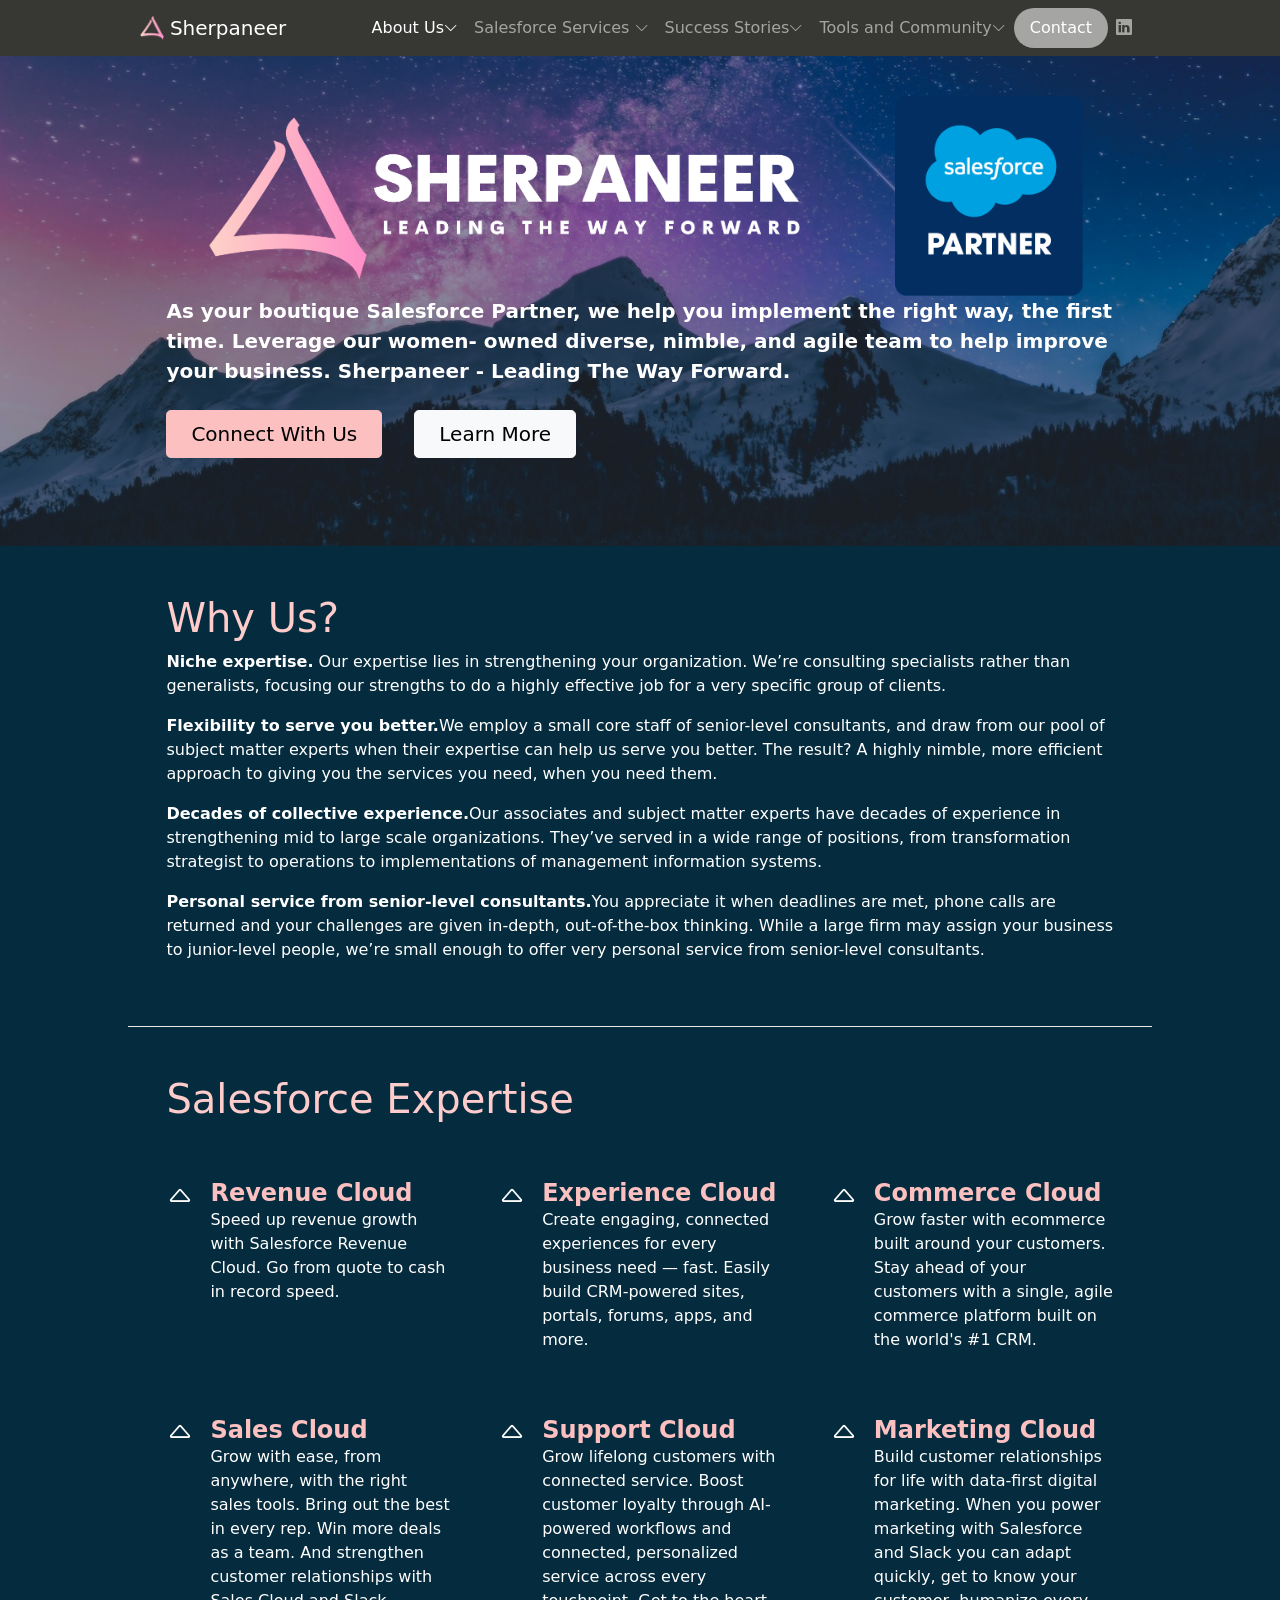
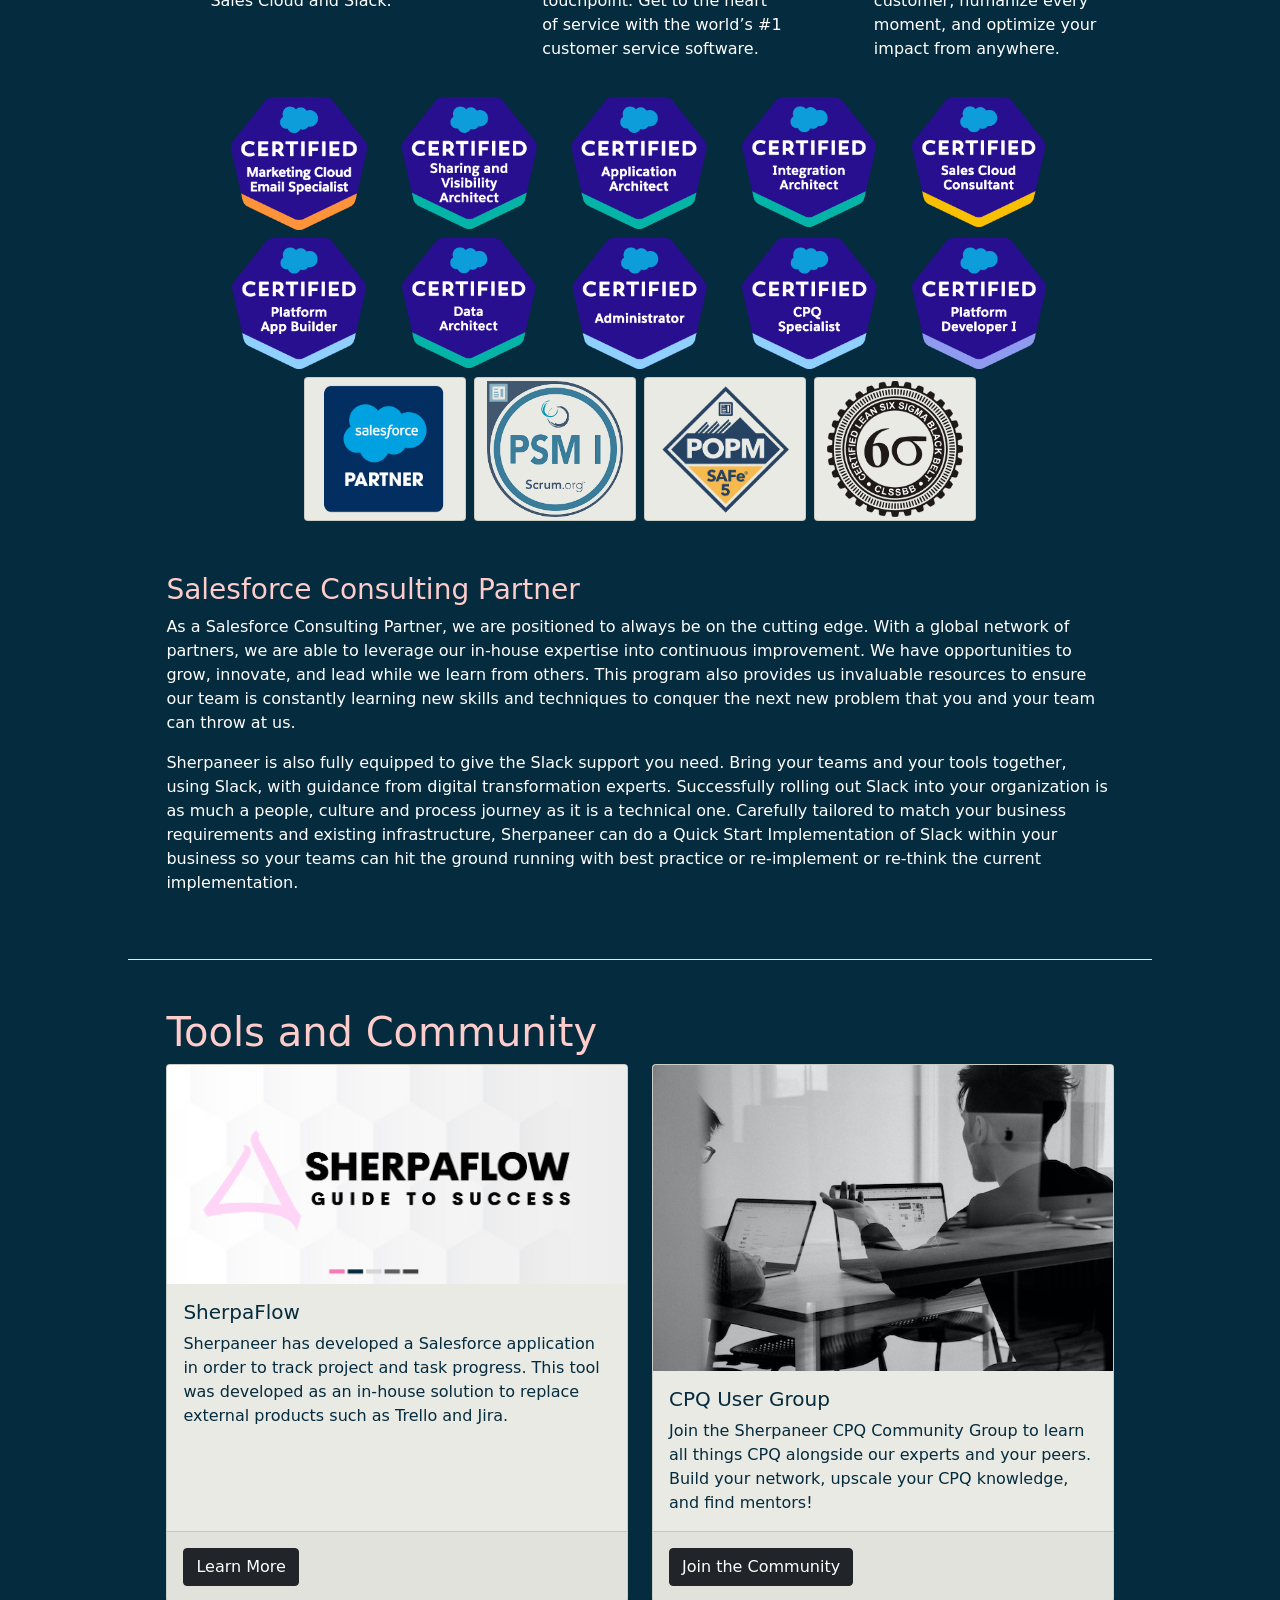
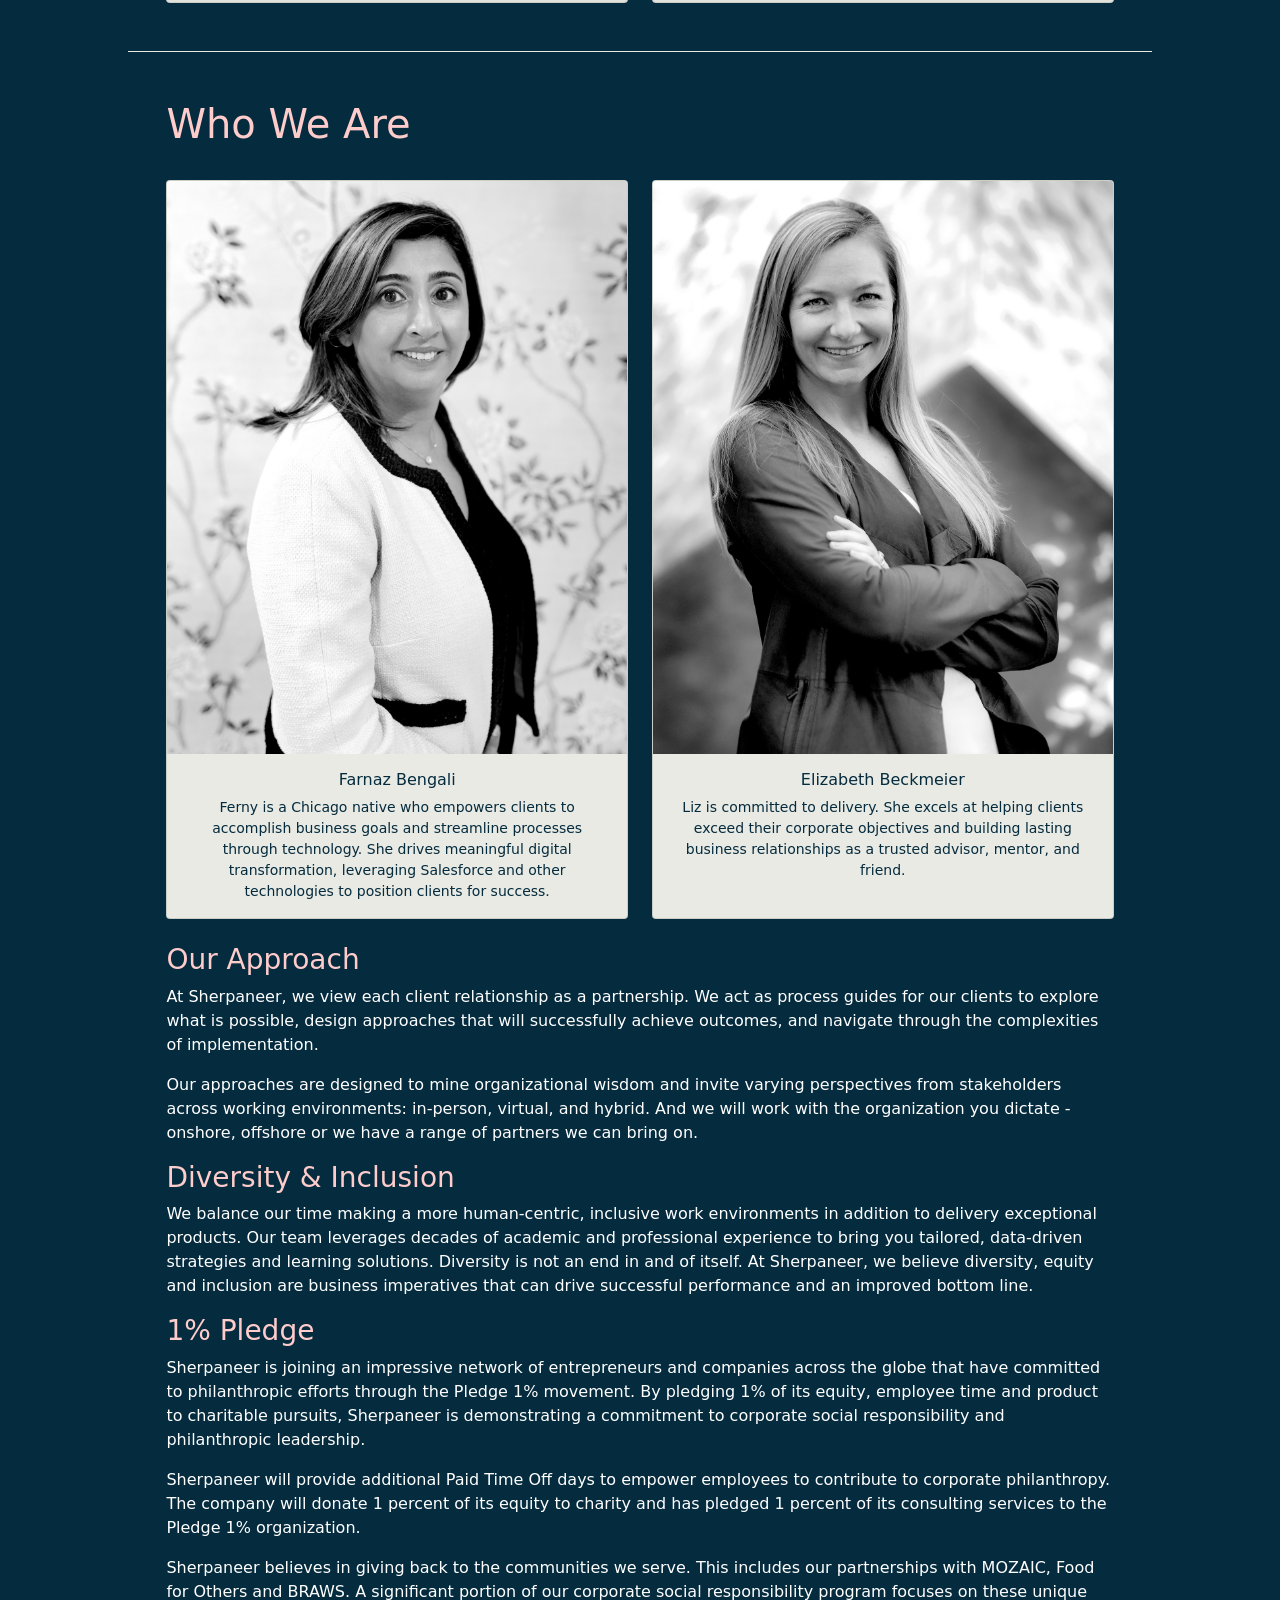
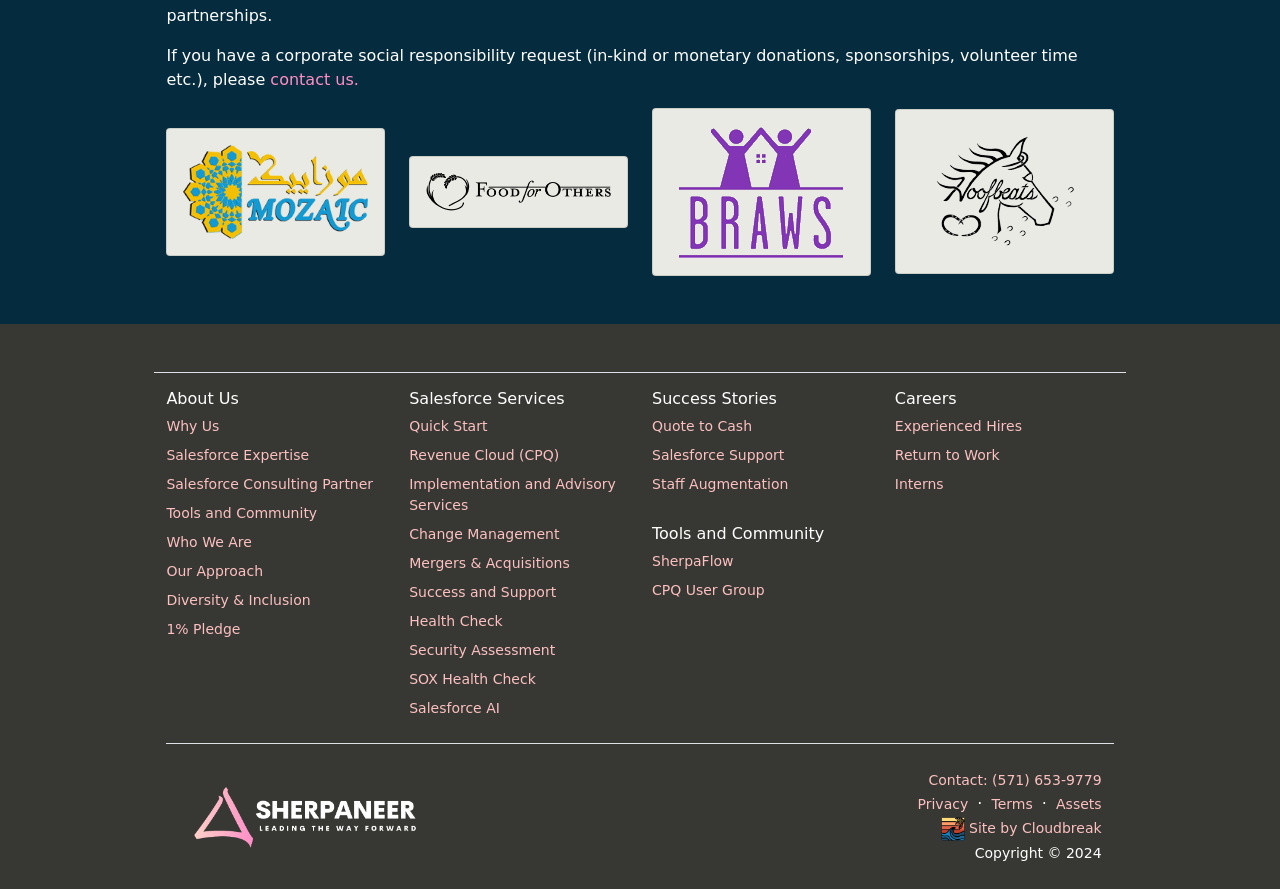
<file: index.html>
<!DOCTYPE html>
<html lang="en">

<head>
    <!-- Required meta tags -->
    <meta charset="utf-8" />
    <meta name="viewport" content="width=device-width, initial-scale=1" />
    <link rel="icon" type="image/x-icon" href="img/icon_logo.ico" />

    <meta name="thumbnail" content="http://www.sherpaneer.com/img/logo-black-text.png" />
    <meta name="description" content="As your boutique Salesforce Partner, we help you implement the right way, the first time. Leverage our women- owned diverse, nimble, and agile team to help improve your business. Sherpaneer - Leading The Way Forward.">
    <meta name="keywords" content="Sherpaneer, Salesforce, Salesforce Implementation, Salesforce Consulting, Salesforce Consultant, CPQ, CPQ Implementation, CPQ Consulting, CPQ Consulant">

    <meta property="og:image" content="https://www.sherpaneer.com/img/logo-black-text.png">
    <meta property="og:description" content="Sherpaneer, Leading the Way Forward. Your one stop shop for Salesforce Consulting.">
    <meta property="og:title" content="Leading The Way Forward.">

    <link href="css/bootstrap.min.css" rel="stylesheet" />
    <link href="css/style.css" rel="stylesheet" />

    <link href="https://cdn.jsdelivr.net/npm/bootstrap-icons@1.5.0/font/bootstrap-icons.css" rel="stylesheet" />

    <script src="https://ucarecdn.com/libs/widget/3.x/uploadcare.lang.en.min.js"></script>

    <title>Sherpaneer</title>
</head>

<body>
    <!-- Navigation Bar for Mobile -->
    <div class="d-lg-none">
        <nav class="navbar navbar-expand-lg navbar-dark bg-dark fixed-top">
            <div class="container sherparow">
                <a class="navbar-brand" href="index.html"><img src="img/icon_logo.png" alt="" height="24" class="d-inline-block align-text-top" /> Sherpaneer
                </a>
                <button class="navbar-toggler" type="button" data-bs-toggle="collapse" data-bs-target="#navbarSupportedContentMobile" aria-controls="navbarSupportedContentMobile" aria-expanded="false" aria-label="Toggle navigation">
                    <span class="navbar-toggler-icon"></span>
                    </button>
                <div class="collapse navbar-collapse d-lg-none" id="navbarSupportedContentMobile">
                    <ul class="navbar-nav me-auto mb-2 mb-lg-0 text-center">
                        <li class="nav-item">
                            <a class="nav-link" aria-current="page" href="index.html">About Us</a>
                        </li>
                        <li class="nav-item">
                            <a class="nav-link" aria-current="page" href="services.html">Salesforce Services</a>
                        </li>
                        <li class="nav-item">
                            <a class="nav-link" aria-current="page" href="studies.html">Success Stories</a>
                        </li>
                        <li class="nav-item nav-special">
                            <a class="nav-link-special active" aria-current="page" href="#" data-bs-toggle="modal" data-bs-target="#contactModal">
                                Contact
                            </a>
                        </li>
                    </ul>
                </div>
            </div>
        </nav>
    </div>

    <!-- Navigation Bar for Web -->
    <div class="d-none d-lg-flex">
        <nav class="navbar navbar-expand-lg navbar-dark bg-dark fixed-top">
            <div class="container sherparow">
                <a class="navbar-brand" href="index.html"><img src="img/icon_logo.png" alt="" height="24" class="d-inline-block align-text-top" /> Sherpaneer
                </a>
                <button class="navbar-toggler" type="button" data-bs-toggle="collapse" data-bs-target="#navbarSupportedContent" aria-controls="navbarSupportedContent" aria-expanded="false" aria-label="Toggle navigation">
          <span class="navbar-toggler-icon"></span>
        </button>
                <div class="collapse navbar-collapse" id="navbarSupportedContent">
                    <ul class="navbar-nav ms-auto mb-2 mb-lg-0">
                        <li class="nav-item dropdown">
                            <a class="nav-link dropdown-toggle active" id="navbarDropdownAbout" href="#" role="button" data-bs-toggle="dropdown" aria-expanded="false">About Us<i class="small bi bi-chevron-down"></i></a>
                            <ul class="dropdown-menu dropdown-menu-end" aria-labelledby="navbarDropdownAbout">
                                <li>
                                    <a href="index.html#whyus" class="dropdown-item">Why Us</a>
                                </li>
                                <li>
                                    <a href="index.html#expertise" class="dropdown-item">Salesforce Expertise</a>
                                </li>
                                <li>
                                    <a href="index.html#team" class="dropdown-item">Who We Are</a>
                                </li>
                            </ul>
                        </li>
                        <li class="nav-item dropdown">
                            <a class="nav-link dropdown-toggle" id="navbarDropdownService" href="#" role="button" data-bs-toggle="dropdown" aria-expanded="false">Salesforce Services <i class="small bi bi-chevron-down"></i></a>
                            <ul class="dropdown-menu dropdown-menu-end" aria-labelledby="navbarDropdownService">
                                <li>
                                    <a href="services.html#quickstart" class="dropdown-item">Quick Start</a>
                                </li>
                                <li>
                                    <a href="services.html#cpqrev" class="dropdown-item">Revenue Cloud (CPQ)</a>
                                </li>
                                <li>
                                    <a href="services.html#advisory" class="dropdown-item">Implementation and Advisory Services</a>
                                </li>
                                <li>
                                    <a href="services.html#support" class="dropdown-item">Success and Support</a>
                                </li>
                                <li>
                                    <a href="services.html#sfai" class="dropdown-item">Salesforce AI</a>
                                </li>
                            </ul>
                        </li>
                        <li class="nav-item dropdown">
                            <a class="nav-link dropdown-toggle" id="navbarDropdownStudy" href="#" role="button" data-bs-toggle="dropdown" aria-expanded="false">Success Stories<i class="small bi bi-chevron-down"></i></a>
                            <ul class="dropdown-menu dropdown-menu-end" aria-labelledby="navbarDropdownStudy">
                                <li>
                                    <a href="studies.html#top" class="dropdown-item">Quote to Cash</a>
                                </li>
                                <li>
                                    <a href="studies.html#case2" class="dropdown-item">Salesforce Support</a>
                                </li>
                                <li>
                                    <a href="studies.html#case3" class="dropdown-item">Staff Augmentation</a>
                                </li>
                            </ul>
                        </li>
                        <li class="nav-item dropdown">
                            <a class="nav-link dropdown-toggle" id="navbarDropdownStudy" href="#" role="button" data-bs-toggle="dropdown" aria-expanded="false">Tools and Community<i class="small bi bi-chevron-down"></i></a>
                            <ul class="dropdown-menu dropdown-menu-end" aria-labelledby="navbarDropdownStudy">
                                <li>
                                    <a href="sherpaflow.html" class="dropdown-item">SherpaFlow</a>
                                </li>
                                <li>
                                    <a href="https://appexchange.salesforce.com/appxConsultingListingDetail?listingId=44afc148-60d6-416d-a673-d0b22499330e" target="_blank" class="dropdown-item">CPQ User Group</a>
                                </li>
                            </ul>
                        </li>
                        <li class="nav-item nav-special">
                            <a class="nav-link-special" aria-current="page" href="#" data-bs-toggle="modal" data-bs-target="#contactModal">
                                Contact
                            </a>
                        </li>
                        <li class="nav-item d-none d-lg-flex">
                            <a class="nav-link" href="https://www.linkedin.com/company/sherpaneer/" target="_blank">
                                <i class="bi-linkedin"></i>
                            </a>
                        </li>
                    </ul>
                </div>
            </div>
        </nav>
    </div>

    <!-- HEADER -->
    <header class="py-5 pb-0 bg-header">
        <div class="sherparow headsect">
            <div class="my-5 text-xl-start">
                <!-- <p id="top">
                    <img src="img/full_logo.png" style="width: 60%; max-height: 200px" />
                </p> -->
                <div id="top" class="row align-items-end">
                    <div class="col col-9">
                        <img src="img/full_logo.png" style="max-height: 200px; max-width:100%" />
                    </div>
                    <div class="col">
                        <!-- <img src="img/partner_horiz.png" class="float-end" style="max-height: 50px; max-width: 100%"> -->
                        <img src="img/sf_partner_square.png" style="max-height: 200px; max-width: 100%">
                    </div>
                </div>
                <p class="lead fw-bold mb-4 text-white">
                    <!-- Sherpaneer brings companies strategic vision to life utilizing a focus on business process transformation and advisory expertise, allowing clients to focus on achieving their organizational goals. -->
                    As your boutique Salesforce Partner, we help you implement the right way, the first time. Leverage our women- owned diverse, nimble, and agile team to help improve your business. Sherpaneer - Leading The Way Forward.
                </p>

                <div class="d-grid gap-3 d-sm-flex justify-content-xl-start">
                    <!-- <a class="btn btn-primary btn-lg px-4 me-sm-3" href="https://us14.list-manage.com/contact-form?u=d234726d802adbb5e2358ac15&form_id=4d6515905cd5c66957dbde93cd9eaca3" target="_blank">Connect With Us</a> -->
                    <a class="btn btn-primary btn-lg px-4 me-sm-3" aria-current="page" href="#" data-bs-toggle="modal" data-bs-target="#contactModal">Connect With Us</a>
                    <a class="btn btn-light btn-lg px-4 me-sm-3" href="files/LearnAboutSherpaneer.pdf" target="_blank">Learn More</a>
                </div>
            </div>
        </div>
    </header>

    <!-- Main Body -->
    <main>
        <!-- SECTION // WHY US -->
        <div class="sherpablue-bg p-5">
            <div class="sherparow">
                <h1 id="whyus">Why Us?</h1>
                <p>
                    <span class="fw-bold">Niche expertise.</span> Our expertise lies in strengthening your organization. We’re consulting specialists rather than generalists, focusing our strengths to do a highly effective job for a very specific group
                    of clients.
                </p>
                <p>
                    <span class="fw-bold">Flexibility to serve you better.</span>We employ a small core staff of senior-level consultants, and draw from our pool of subject matter experts when their expertise can help us serve you better. The result?
                    A highly nimble, more efficient approach to giving you the services you need, when you need them.
                </p>
                <p>
                    <span class="fw-bold">Decades of collective experience.</span>Our associates and subject matter experts have decades of experience in strengthening mid to large scale organizations. They’ve served in a wide range of positions, from
                    transformation strategist to operations to implementations of management information systems.
                </p>
                <p>
                    <span class="fw-bold">Personal service from senior-level consultants.</span>You appreciate it when deadlines are met, phone calls are returned and your challenges are given in-depth, out-of-the-box thinking. While a large firm may
                    assign your business to junior-level people, we’re small enough to offer very personal service from senior-level consultants.
                </p>
            </div>
        </div>
        <div class="sherpablue-bg p-0">
            <div class="sherparow">
                <hr>
            </div>
        </div>

        <!-- SECTION // SF Expertise -->
        <div class="sherpablue-bg p-5 pb-0">
            <div class="sherparow">
                <h1 id="expertise">Salesforce Expertise</h1>
                <div class="row row-cols-1 row-cols-sm-2 row-cols-md-3 row-cols-lg-3 g-5 py-5 pb-0">
                    <div class="col d-flex align-items-start">
                        <h3><i class="bi bi-caret-up text-white flex-shrink-0 me-3"></i></h3>
                        <div>
                            <a href="services.html#cpqrev"><h4 class="fw-bold mb-0">Revenue Cloud</h4></a>
                            <p>
                                Speed up revenue growth with Salesforce Revenue Cloud. Go from quote to cash in record speed.
                            </p>
                        </div>
                    </div>
                    <div class="col d-flex align-items-start">
                        <h3><i class="bi bi-caret-up text-white flex-shrink-0 me-3"></i></h3>
                        <div>
                            <a href="services.html#implement"><h4 class="fw-bold mb-0">Experience Cloud</h4></a>
                            <p>
                                Create engaging, connected experiences for every business need — fast. Easily build CRM-powered sites, portals, forums, apps, and more.
                            </p>
                        </div>
                    </div>
                    <div class="col d-flex align-items-start">
                        <h3><i class="bi bi-caret-up text-white flex-shrink-0 me-3"></i></h3>
                        <div>
                            <a href="services.html#implement"><h4 class="fw-bold mb-0">Commerce Cloud</h4></a>
                            <p>
                                Grow faster with ecommerce built around your customers. Stay ahead of your customers with a single, agile commerce platform built on the world's #1 CRM.
                            </p>
                        </div>
                    </div>
                    <div class="col d-flex align-items-start">
                        <h3><i class="bi bi-caret-up text-white flex-shrink-0 me-3"></i></h3>
                        <div>
                            <a href="services.html#implement"><h4 class="fw-bold mb-0">Sales Cloud</h4></a>
                            <p>
                                Grow with ease, from anywhere, with the right sales tools. Bring out the best in every rep. Win more deals as a team. And strengthen customer relationships with Sales Cloud and Slack.
                            </p>
                        </div>
                    </div>
                    <div class="col d-flex align-items-start">
                        <h3><i class="bi bi-caret-up text-white flex-shrink-0 me-3"></i></h3>
                        <div>
                            <a href="services.html#implement"><h4 class="fw-bold mb-0">Support Cloud</h4></a>
                            <p>
                                Grow lifelong customers with connected service. Boost customer loyalty through AI-powered workflows and connected, personalized service across every touchpoint. Get to the heart of service with the world’s #1 customer service software.
                            </p>
                        </div>
                    </div>
                    <div class="col d-flex align-items-start">
                        <h3><i class="bi bi-caret-up text-white flex-shrink-0 me-3"></i></h3>
                        <div>
                            <a href="services.html#implement"><h4 class="fw-bold mb-0">Marketing Cloud</h4></a>
                            <p>
                                Build customer relationships for life with data-first digital marketing. When you power marketing with Salesforce and Slack you can adapt quickly, get to know your customer, humanize every moment, and optimize your impact from anywhere.
                            </p>
                        </div>
                    </div>
                </div>
                <!-- SUBSECTION // Certification Badges -->
                <div class="row justify-content-center text-center py-3 pb-0">
                    <div class="m-1 col-2">
                        <img src="img/certs/cert-sf-01.png" class="cert">
                    </div>
                    <div class="m-1 col-2">
                        <img src="img/certs/cert-sf-02.png" class="cert">
                    </div>
                    <div class="m-1 col-2">
                        <img src="img/certs/cert-sf-03.png" class="cert">
                    </div>
                    <div class="m-1 col-2">
                        <img src="img/certs/cert-sf-04.png" class="cert">
                    </div>
                    <div class="m-1 col-2">
                        <img src="img/certs/cert-sf-05.png" class="cert">
                    </div>
                    <div class="m-1 col-2">
                        <img src="img/certs/cert-sf-06.png" class="cert">
                    </div>
                    <div class="m-1 col-2">
                        <img src="img/certs/cert-sf-07.png" class="cert">
                    </div>
                    <div class="m-1 col-2">
                        <img src="img/certs/cert-sf-08.png" class="cert">
                    </div>
                    <div class="m-1 col-2">
                        <img src="img/certs/cert-sf-09.png" class="cert">
                    </div>
                    <div class="m-1 col-2">
                        <img src="img/certs/cert-sf-10.png" class="cert">
                    </div>
                    <div class="card m-1 col-2">
                        <img src="img/certs/badge-partner.png" class="cert">
                    </div>
                    <div class="card m-1 col-2">
                        <img src="img/certs/badge-psmi.png" class="cert">
                    </div>
                    <div class="card m-1 col-2">
                        <img src="img/certs/badge-popm.png" class="cert">
                    </div>
                    <div class="card m-1 col-2">
                        <img src="img/certs/badge-clssbb.png" class="cert">
                    </div>
                </div>
            </div>
        </div>
        <!-- SECTION // SF Partner -->
        <div class="sherpablue-bg p-5">
            <div class="sherparow">
                <h3 id="sfpartner">Salesforce Consulting Partner</h3>
                <p>
                    As a Salesforce Consulting Partner, we are positioned to always be on the cutting edge. With a global network of partners, we are able to leverage our in-house expertise into continuous improvement. We have opportunities to grow, innovate, and lead while
                    we learn from others. This program also provides us invaluable resources to ensure our team is constantly learning new skills and techniques to conquer the next new problem that you and your team can throw at us.
                </p>
                <p id="slack">
                    Sherpaneer is also fully equipped to give the Slack support you need. Bring your teams and your tools together, using Slack, with guidance from digital transformation experts. Successfully rolling out Slack into your organization is as much a people, culture
                    and process journey as it is a technical one. Carefully tailored to match your business requirements and existing infrastructure, Sherpaneer can do a Quick Start Implementation of Slack within your business so your teams can hit the
                    ground running with best practice or re-implement or re-think the current implementation.
                </p>
            </div>
        </div>
        <div class="sherpablue-bg p-0">
            <div class="sherparow">
                <hr>
            </div>
        </div>

        <!-- SECTION // SF Highlight -->
        <div class="sherpablue-bg p-5">
            <div class="sherparow">
                <h1 id="tools">Tools and Community</h1>
                <div class="row">
                    <div class="col-md-6">
                        <div class="card h-100">
                            <img class="card-img-top" src="img/flow_logo.png" alt="Card image cap">
                            <div class="card-body">
                                <h5 class="card-title">SherpaFlow</h5>
                                <p class="card-text">Sherpaneer has developed a Salesforce application in order to track project and task progress. This tool was developed as an in-house solution to replace external products such as Trello and Jira.</p>
                            </div>
                            <div class="card-footer py-3 pb-0">
                                <a href="sherpaflow.html">
                                    <p class="btn btn-dark text-upr">
                                        Learn More
                                    </p>
                                </a>
                            </div>
                        </div>
                    </div>
                    <div class="col-md-6">
                        <div class="card h-100">
                            <img class="card-img-top" src="img/head_ask.jpg" alt="Card image cap">
                            <div class="card-body">
                                <h5 class="card-title">CPQ User Group</h5>
                                <p class="card-text">Join the Sherpaneer CPQ Community Group to learn all things CPQ alongside our experts and your peers. Build your network, upscale your CPQ knowledge, and find mentors!
                                </p>
                            </div>
                            <div class="card-footer py-3 pb-0">
                                <a href="https://trailhead.salesforce.com/trailblazer-community/groups/0F94V0000002DrB" target="_blank">
                                    <p class="btn btn-dark text-upr">
                                        Join the Community
                                    </p>
                                </a>
                            </div>
                        </div>
                    </div>
                </div>
            </div>
        </div>
        <div class="sherpablue-bg p-0">
            <div class="sherparow">
                <hr>
            </div>
        </div>


        <!-- SECTION // TEAM -->
        <div class="sherpablue-bg p-5">
            <div class="sherparow">
                <h1 id="team">Who We Are</h1>
                <div class="row py-4 pb-0 justify-content-center text-center">
                    <div class="col-12 col-md-6 pb-4">
                        <div class="card h-100">
                            <img class="card-img-top" src="img/team/FB.jpg">
                            <div class="card-body">
                                <h6 class="card-title">Farnaz Bengali</h6>
                                <p class="card-text small">Ferny is a Chicago native who empowers clients to accomplish business goals and streamline processes through technology. She drives meaningful digital transformation, leveraging Salesforce and other technologies to position
                                    clients for success.</p>
                            </div>
                        </div>
                    </div>
                    <div class="col-12 col-md-6 pb-4">
                        <div class="card h-100">
                            <img class="card-img-top" src="img/team/LB.jpg">
                            <div class="card-body">
                                <h6 class="card-title">Elizabeth Beckmeier</h6>
                                <p class="card-text small">Liz is committed to delivery. She excels at helping clients exceed their corporate objectives and building lasting business relationships as a trusted advisor, mentor, and friend.</p>
                            </div>
                        </div>
                    </div>
                </div>
                <h3 id="approach">Our Approach</h3>
                <p>
                    At Sherpaneer, we view each client relationship as a partnership. We act as process guides for our clients to explore what is possible, design approaches that will successfully achieve outcomes, and navigate through the complexities of implementation.
                </p>
                <p>
                    Our approaches are designed to mine organizational wisdom and invite varying perspectives from stakeholders across working environments: in-person, virtual, and hybrid. And we will work with the organization you dictate - onshore, offshore or we have
                    a range of partners we can bring on.
                </p>
                <h3 id="inclusion">Diversity &amp; Inclusion</h3>
                <p>
                    We balance our time making a more human-centric, inclusive work environments in addition to delivery exceptional products. Our team leverages decades of academic and professional experience to bring you tailored, data-driven strategies and learning solutions.
                    Diversity is not an end in and of itself. At Sherpaneer, we believe diversity, equity and inclusion are business imperatives that can drive successful performance and an improved bottom line.
                </p>
                <h3 id="pledge">1% Pledge</h3>
                <!-- Shows on Mobile Device Only -->
                <p class="d-md-none">
                    Sherpaneer is pledging 1% of its equity, employee time and product to charitable pursuits, Sherpaneer is demonstrating a commitment to corporate social responsibility and philanthropic leadership. Sherpaneer believes in giving back to the communities
                    we serve. This includes our partnerships with MOZAIC, Food for Others and BRAWS.
                </p>
                <!-- Shows on Non-Mobile Devices -->
                <p class="d-none d-md-flex">
                    Sherpaneer is joining an impressive network of entrepreneurs and companies across the globe that have committed to philanthropic efforts through the Pledge 1% movement. By pledging 1% of its equity, employee time and product to charitable pursuits, Sherpaneer
                    is demonstrating a commitment to corporate social responsibility and philanthropic leadership.
                </p>
                <p class="d-none d-md-flex">
                    Sherpaneer will provide additional Paid Time Off days to empower employees to contribute to corporate philanthropy. The company will donate 1 percent of its equity to charity and has pledged 1 percent of its consulting services to the Pledge 1% organization.
                </p>
                <p class="d-none d-md-flex">
                    Sherpaneer believes in giving back to the communities we serve. This includes our partnerships with MOZAIC, Food for Others and BRAWS. A significant portion of our corporate social responsibility program focuses on these unique partnerships.
                </p>
                <!-- Shows on all screen sizes -->
                <p>
                    If you have a corporate social responsibility request (in-kind or monetary donations, sponsorships, volunteer time etc.), please <a href="mailto: info@sherpaneer.com?subject=Pledge Partner" class="pink">contact us.</a>
                </p>
                <div class="row text-center align-items-center">
                    <div class="col col-3">
                        <div class="card h-100">
                            <div class="card-body">
                                <a href="https://mozaicdmv.org/" target="_blank"><img src="img/mozaic_logo.png" class="pledge" /></a>
                            </div>
                        </div>
                    </div>
                    <div class="col col-3">
                        <div class="card h-100">
                            <div class="card-body">
                                <a href="https://foodforothers.org/mission/" target="_blank"><img src="img/ffo_logo.png" class="pledge" /></a>
                            </div>
                        </div>
                    </div>
                    <div class="col col-3">
                        <div class="card h-100">
                            <div class="card-body">
                                <a href="http://www.braws.org/" target="_blank"><img src="img/braws_logo.png" class="pledge" /></a>
                            </div>
                        </div>
                    </div>
                    <div class="col col-3">
                        <div class="card h-100">
                            <div class="card-body">
                                <a href="https://hoof-beats.com/" target="_blank"><img src="img/HoofbeatsLogo.png" class="pledge" /></a>
                            </div>
                        </div>
                    </div>
                </div>
            </div>
        </div>


        <!-- Site Map -->
        <div class="dark-bg p-5 pb-4">
            <div class="sherparow">
                <div class="row border-top py-3">
                    <div class="col small">
                        <h6>About Us</h6>
                        <ul class="nav flex-column">
                            <li class="nav-item mb-2">
                                <a href="index.html#whyus" class="nav-link p-0">Why Us</a>
                            </li>
                            <li class="nav-item mb-2">
                                <a href="index.html#expertise" class="nav-link p-0">Salesforce Expertise</a>
                            </li>
                            <li class="nav-item mb-2">
                                <a href="index.html#sfpartner" class="nav-link p-0">Salesforce Consulting Partner</a>
                            </li>
                            <li class="nav-item mb-2">
                                <a href="index.html#tools" class="nav-link p-0">Tools and Community</a>
                            </li>
                            <li class="nav-item mb-2">
                                <a href="index.html#team" class="nav-link p-0">Who We Are</a>
                            </li>
                            <li class="nav-item mb-2">
                                <a href="index.html#approach" class="nav-link p-0">Our Approach</a>
                            </li>
                            <li class="nav-item mb-2">
                                <a href="index.html#inclusion" class="nav-link p-0">Diversity &amp; Inclusion</a>
                            </li>
                            <li class="nav-item mb-2">
                                <a href="index.html#pledge" class="nav-link p-0">1% Pledge</a>
                            </li>
                        </ul>
                    </div>
                    <div class="col small">
                        <h6>Salesforce Services</h6>
                        <ul class="nav flex-column">
                            <li class="nav-item mb-2">
                                <a href="services.html#quickstart" class="nav-link p-0">Quick Start</a>
                            </li>
                            <li class="nav-item mb-2">
                                <a href="services.html#cpqrev" class="nav-link p-0">Revenue Cloud (CPQ)</a>
                            </li>
                            <li class="nav-item mb-2">
                                <a href="services.html#advisory" class="nav-link p-0">Implementation and Advisory Services</a>
                            </li>

                            <li class="nav-item mb-2">
                                <a href="services.html#cm" class="nav-link p-0">Change Management</a>
                            </li>
                            <li class="nav-item mb-2">
                                <a href="services.html#manda" class="nav-link p-0">Mergers & Acquisitions</a>
                            </li>

                            <li class="nav-item mb-2">
                                <a href="services.html#support" class="nav-link p-0">Success and Support</a>
                            </li>
                            <li class="nav-item mb-2">
                                <a href="services.html#health" class="nav-link p-0">Health Check</a>
                            </li>
                            <li class="nav-item mb-2">
                                <a href="services.html#sfsecurity" class="nav-link p-0">Security Assessment</a>
                            </li>
                            <li class="nav-item mb-2">
                                <a href="services.html#sox" class="nav-link p-0">SOX Health Check</a>
                            </li>
                            <li class="nav-item mb-2">
                                <a href="services.html#sfai" class="nav-link p-0">Salesforce AI</a>
                            </li>
                        </ul>
                    </div>
                    <div class="col small">
                        <h6>Success Stories</h6>
                        <ul class="nav flex-column">
                            <li class="nav-item mb-2">
                                <a href="studies.html#case1" class="nav-link p-0">Quote to Cash</a>
                            </li>
                            <li class="nav-item mb-2">
                                <a href="studies.html#case2" class="nav-link p-0">Salesforce Support</a>
                            </li>
                            <li class="nav-item mb-2">
                                <a href="studies.html#case3" class="nav-link p-0">Staff Augmentation</a>
                            </li>
                        </ul><br>
                        <h6>Tools and Community</h6>
                        <ul class="nav flex-column">
                            <li class="nav-item mb-2">
                                <a href="sherpaflow.html" class="nav-link p-0">SherpaFlow</a>
                            </li>
                            <li class="nav-item mb-2">
                                <a href="https://appexchange.salesforce.com/appxConsultingListingDetail?listingId=44afc148-60d6-416d-a673-d0b22499330e" target="_blank" class="nav-link p-0">CPQ User Group</a>
                            </li>
                        </ul>
                    </div>
                    <div class="col small">
                        <h6>Careers</h6>
                        <ul class="nav flex-column">
                            <li class="nav-item mb-2">
                                <a href="careers.html#exp" class="nav-link p-0">Experienced Hires</a>
                            </li>
                            <li class="nav-item mb-2">
                                <a href="careers.html#return" class="nav-link p-0">Return to Work</a>
                            </li>
                            <li class="nav-item mb-2">
                                <a href="careers.html#intern" class="nav-link p-0">Interns</a>
                            </li>
                        </ul>
                    </div>
                </div>
                <!-- Footer -->
                <footer>
                    <div class="pt-4 mt-auto border-top">
                        <div class="container">
                            <div class="row align-items-center justify-content-between flex-column flex-sm-row">
                                <div class="col">
                                    <a href="index.html"><img src="img/full_logo.png" style="height: 75px" /></a>
                                </div>
                                <div class="col-auto text-end">
                                    <a class="small" href="tel:+5716539779">Contact: (571) 653-9779</a><br>
                                    <a class="small" href="https://www.privacypolicygenerator.info/live.php?token=EvFGcDycAYOTXIfF3PYM4jE8K0Vm0UhL" target="blank">Privacy</a>
                                    <span class="text-white mx-1">&middot;</span>
                                    <a class="small" href="https://www.privacypolicies.com/live/56dd2d23-2df3-41c7-bad6-c53632ff351d" target="blank">Terms</a>
                                    <span class="text-white mx-1">&middot;</span>
                                    <a class="small" aria-current="page" href="#" data-bs-toggle="modal" data-bs-target="#assetModal">Assets</a>
                                    <br />
                                    <a class="small" href="https://www.cloudbrk.io"><img src="img/cloudbrk_small.png" style="height: 1.5rem" /> Site by Cloudbreak</a><br>
                                    <span class="small m-0 text-white small">Copyright &copy; 2024</span>
                                </div>
                            </div>
                        </div>
                    </div>
                </footer>
            </div>
        </div>
          
        <!-- Contact Us Modal -->
        <div class="modal fade" id="contactModal" tabindex="-1" aria-labelledby="contactModallabel" aria-hidden="true">
            <div class="modal-dialog modal-dialog-centered modal-xl">
                <div class="modal-content">
                    <div class="modal-header border-0"><button class="btn-close" type="button" data-bs-dismiss="modal" aria-label="Close"></button></div>
                    <div class="modal-body text-center">
                        <div class="container">
                            <div class="row justify-content-center">
                                <div class="col-lg-8">
                                    <!-- <h2 class="text-secondary text-uppercase mb-0">Contact Us</h2> -->
                                    <img src="img/logo-black-text.png" style="width: 100%;">
                                    <hr>
                                    <div class="mb-4 text-dark">
                                            <iframe src="https://go.pardot.com/l/1051492/2024-01-24/3915i" width="100%" height="475px" type="text/html" frameborder="0" allowTransparency="true"></iframe>
                                    </div>
                                </div>
                            </div>
                        </div>
                    </div>
                </div>
            </div>
        </div>
        <!-- Asset Modal -->
        <div class="portfolio-modal modal fade" id="assetModal" tabindex="-1" aria-labelledby="assetModallabel" aria-hidden="true">
            <div class="modal-dialog modal-xl">
                <div class="modal-content">
                    <div class="modal-header border-0"><button class="btn-close" type="button" data-bs-dismiss="modal" aria-label="Close"></button></div>
                    <div class="modal-body text-center pb-5">
                        <div class="container">
                            <div class="row justify-content-center">
                                <div class="col-lg-8">
                                    <h2 class="text-secondary text-uppercase mb-0">Asset Credit</h2>
                                    <hr>
                                    <div class="mb-4 text-justify text-dark">
                                        <p>
                                            Bookshelf photo by <a href="https://unsplash.com/@zeak?utm_content=creditCopyText&utm_medium=referral&utm_source=unsplash">Dmitrij Paskevic</a> on <a href="https://unsplash.com/photos/hardbound-books-YjVa-F9P9kk?utm_content=creditCopyText&utm_medium=referral&utm_source=unsplash">Unsplash</a>
                                        </p>
                                        <p>
                                            Office photo by <a href="https://unsplash.com/@lycs?utm_content=creditCopyText&utm_medium=referral&utm_source=unsplash">LYCS Architecture</a> on <a href="https://unsplash.com/photos/man-and-woman-sitting-on-table-U2BI3GMnSSE?utm_content=creditCopyText&utm_medium=referral&utm_source=unsplash">Unsplash</a>
                                        </p>
                                        <p>
                                            Office photo by <a href="https://unsplash.com/@jasongoodman_youxventures?utm_content=creditCopyText&utm_medium=referral&utm_source=unsplash">Jason Goodman</a> on <a href="https://unsplash.com/photos/people-seated-in-living-room-wVh5grSMYaY?utm_content=creditCopyText&utm_medium=referral&utm_source=unsplash">Unsplash</a>
                                        </p>
                                        <p>
                                            Mountain photo by <a href="https://unsplash.com/@vorosbenisop?utm_content=creditCopyText&utm_medium=referral&utm_source=unsplash">Benjamin Voros</a> on <a href="https://unsplash.com/photos/snow-mountain-under-stars-phIFdC6lA4E?utm_content=creditCopyText&utm_medium=referral&utm_source=unsplash">Unsplash</a>
                                        </p>
                                        <p>
                                            Team photo by <a href="https://unsplash.com/@hudsonhintze?utm_content=creditCopyText&utm_medium=referral&utm_source=unsplash">Hudson Hintze</a> on <a href="https://unsplash.com/photos/silhouette-of-nine-persons-standing-on-the-hill-vpxeE7s-my4?utm_content=creditCopyText&utm_medium=referral&utm_source=unsplash">Unsplash</a>
                                        </p>
                                        <p>
                                            Rowing photo by <a href="https://unsplash.com/@joshcala?utm_content=creditCopyText&utm_medium=referral&utm_source=unsplash">Josh Calabrese</a> on <a href="https://unsplash.com/photos/five-men-riding-row-boat-Ev1XqeVL2wI?utm_content=creditCopyText&utm_medium=referral&utm_source=unsplash">Unsplash</a>
                                        </p>
                                        <p>
                                            Teamwork photo by <a href="https://unsplash.com/@smartworkscoworking?utm_content=creditCopyText&utm_medium=referral&utm_source=unsplash">Smartworks Coworking</a> on <a href="https://unsplash.com/photos/people-sitting-at-the-table-looking-to-another-person-standing-in-front-of-them-Uz8THWPXwhI?utm_content=creditCopyText&utm_medium=referral&utm_source=unsplash">Unsplash</a>
                                        </p>
                                        <p>
                                            Question Mark photo by <a href="https://unsplash.com/@two_tees?utm_content=creditCopyText&utm_medium=referral&utm_source=unsplash">Matt Walsh</a> on <a href="https://unsplash.com/photos/text-tVkdGtEe2C4?utm_content=creditCopyText&utm_medium=referral&utm_source=unsplash">Unsplash</a>
                                        </p>
                                        <p>
                                            Light Bulb photo by <a href="https://unsplash.com/@juniorferreir_?utm_content=creditCopyText&utm_medium=referral&utm_source=unsplash">Júnior Ferreira</a> on <a href="https://unsplash.com/photos/person-catching-light-bulb-7esRPTt38nI?utm_content=creditCopyText&utm_medium=referral&utm_source=unsplash">Unsplash</a>
                                        </p>
                                    </div>
                                    <button class="btn btn-dark" data-bs-dismiss="modal">
                                            Close
                                    </button>
                                </div>
                            </div>
                        </div>
                    </div>
                </div>
            </div>
        </div>
    </main>
    <script src="js/bootstrap.bundle.min.js"></script>
</body>

</html>
</file>
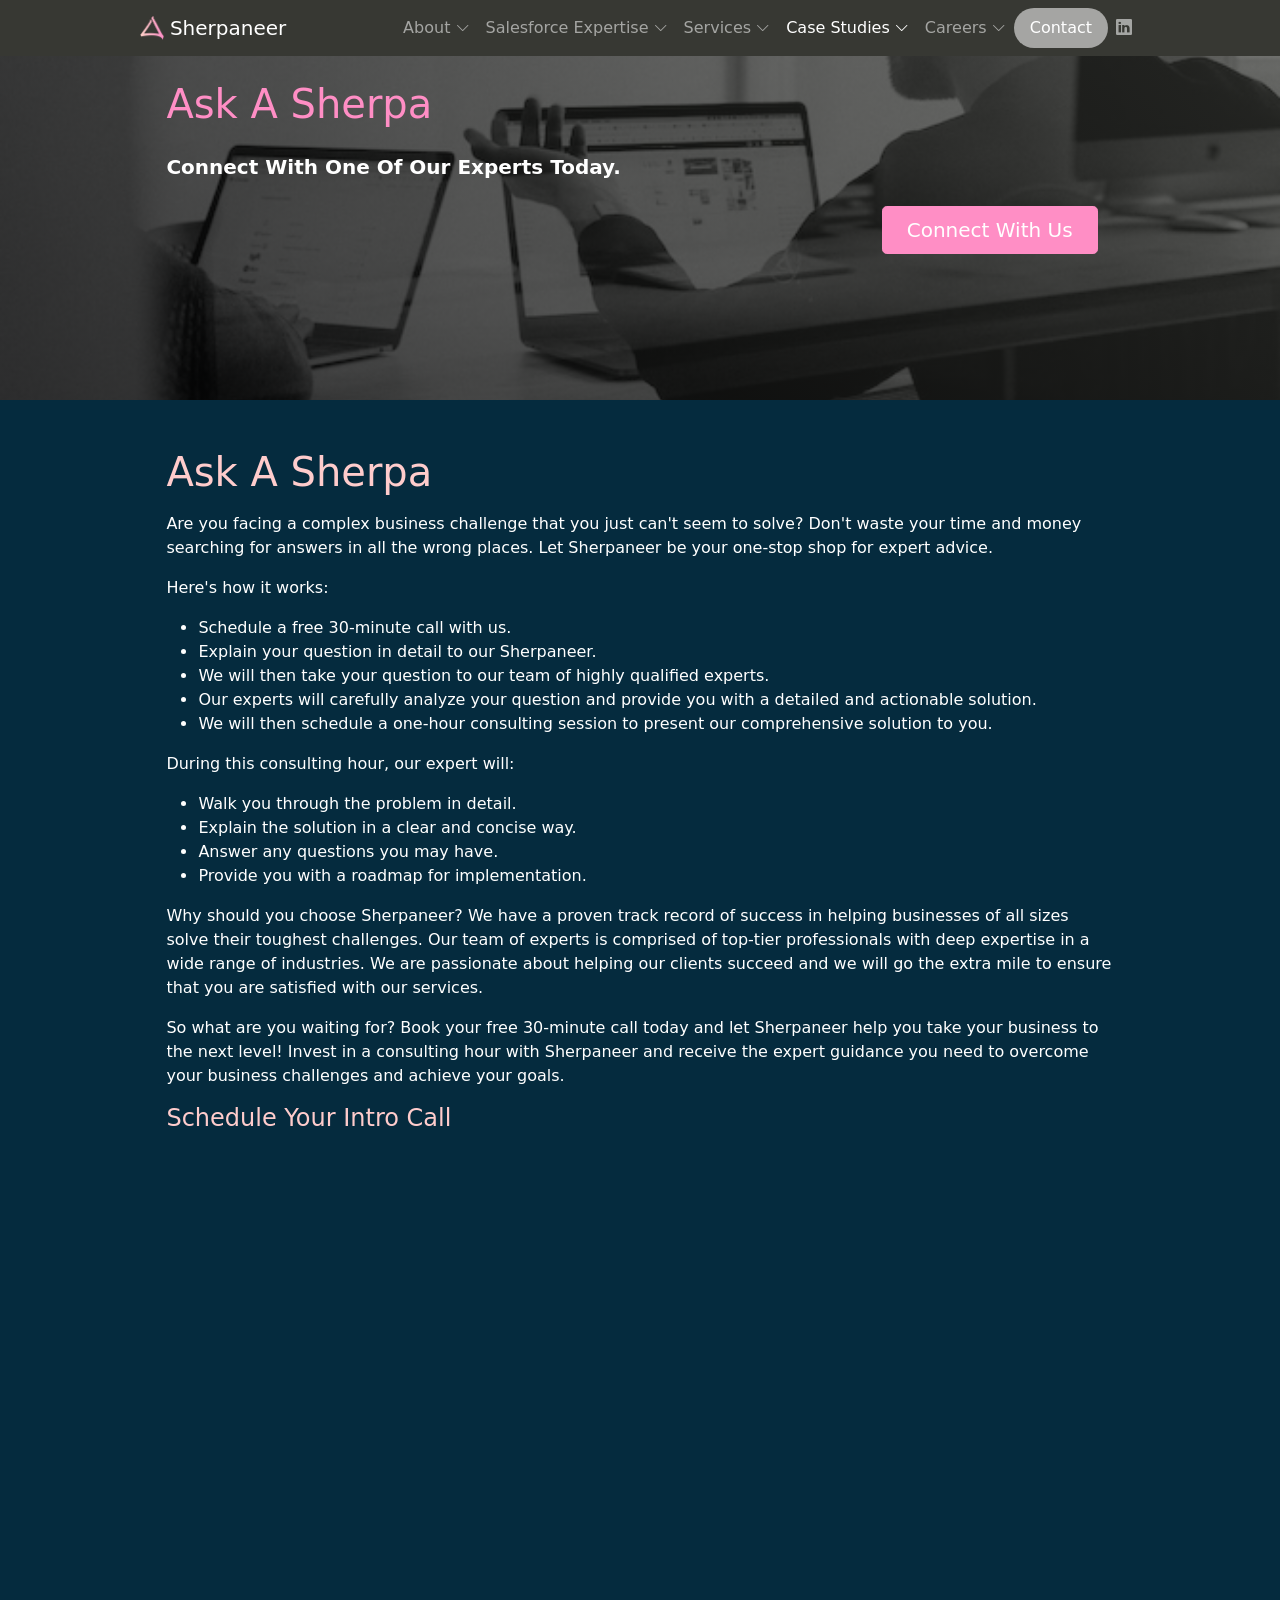
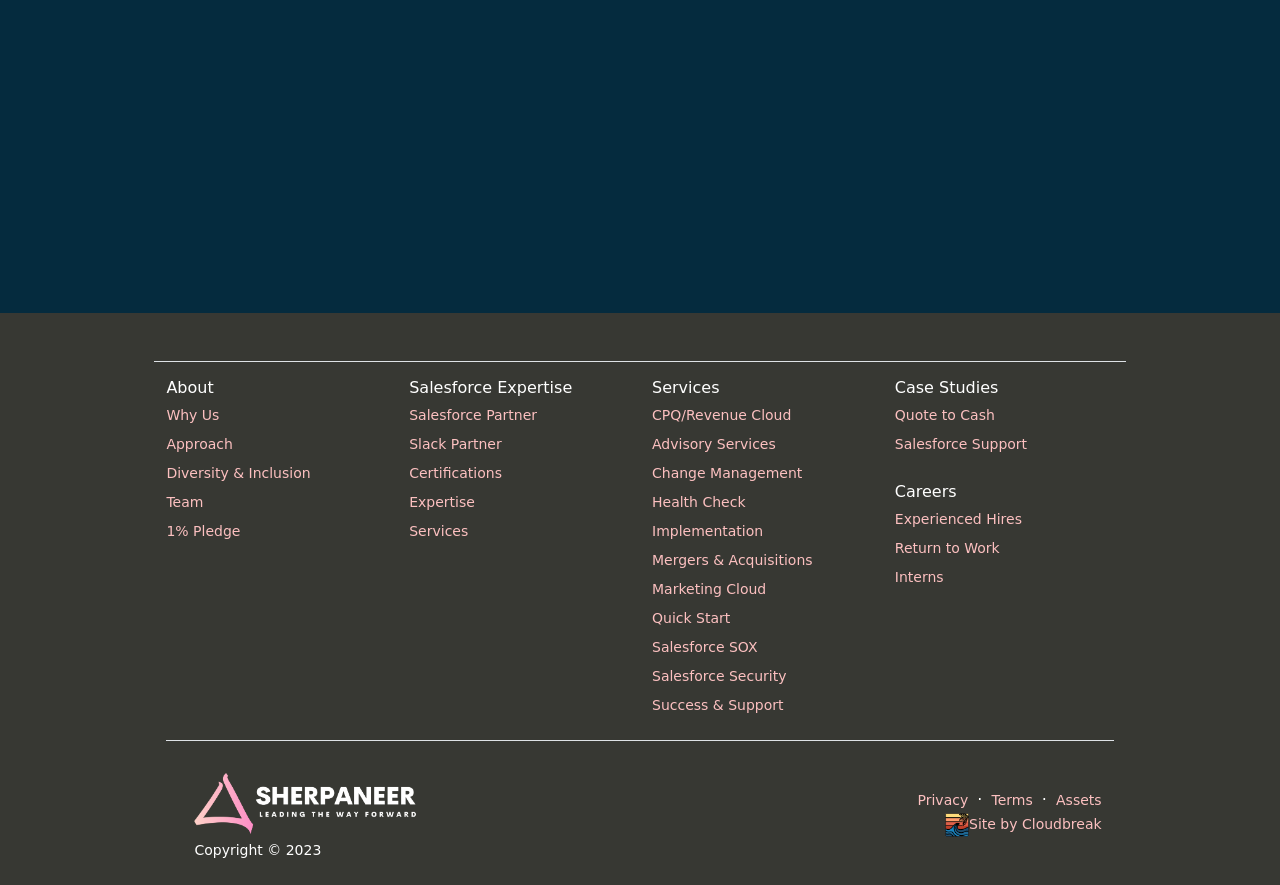
<file: bookacall.html>
<!DOCTYPE html>
<html lang="en">

<head>
    <!-- Required meta tags -->
    <meta charset="utf-8" />
    <meta name="viewport" content="width=device-width, initial-scale=1" />
    <link rel="icon" type="image/x-icon" href="img/icon_logo.ico" />

    <meta name="thumbnail" content="http://www.sherpaneer.com/img/logo-black-text.png" />
    <meta name="description" content="Sherpaneer, Leading the Way Forward. Your one stop shop for Salesforce Consulting.">
    <meta name="keywords" content="Sherpaneer, Salesforce, Salesforce Implementation, Salesforce Consulting, Salesforce Consultant, CPQ, CPQ Implementation, CPQ Consulting, CPQ Consulant">

    <meta property="og:image" content="https://www.sherpaneer.com/img/logo-black-text.png">
    <meta property="og:description" content="Sherpaneer, Leading the Way Forward. Your one stop shop for Salesforce Consulting.">
    <meta property="og:title" content="Leading The Way Forward.">


    <link href="css/bootstrap.min.css" rel="stylesheet" />
    <link href="css/style.css" rel="stylesheet" />

    <link href="https://cdn.jsdelivr.net/npm/bootstrap-icons@1.5.0/font/bootstrap-icons.css" rel="stylesheet" />

    <title>Sherpaneer | Case Studies</title>
</head>

<body>
    <!-- Navigation Bar for Mobile -->
    <div class="d-lg-none">
        <nav class="navbar navbar-expand-lg navbar-dark bg-dark fixed-top">
            <div class="container sherparow">
                <a class="navbar-brand" href="index.html"><img src="img/icon_logo.png" alt="" height="24" class="d-inline-block align-text-top" /> Sherpaneer
                </a>
                <button class="navbar-toggler" type="button" data-bs-toggle="collapse" data-bs-target="#navbarSupportedContentMobile" aria-controls="navbarSupportedContentMobile" aria-expanded="false" aria-label="Toggle navigation">
      <span class="navbar-toggler-icon"></span>
    </button>
                <div class="collapse navbar-collapse d-lg-none" id="navbarSupportedContentMobile">
                    <ul class="navbar-nav me-auto mb-2 mb-lg-0 text-center">
                        <li class="nav-item">
                            <a class="nav-link" aria-current="page" href="index.html">About</a>
                        </li>
                        <li class="nav-item">
                            <a class="nav-link" aria-current="page" href="salesforce.html">Salesforce Expertise</a>
                        </li>
                        <li class="nav-item">
                            <a class="nav-link" aria-current="page" href="services.html">Services</a>
                        </li>
                        <li class="nav-item">
                            <a class="nav-link active" aria-current="page" href="studies.html">Case Studies</a>
                        </li>
                        <li class="nav-item">
                            <a class="nav-link" aria-current="page" href="careers.html">Careers</a>
                        </li>
                        <li class="nav-item nav-special">
                            <a class="nav-link-special active" aria-current="page" href="https://us14.list-manage.com/contact-form?u=d234726d802adbb5e2358ac15&form_id=4d6515905cd5c66957dbde93cd9eaca3" target="_blank">Contact</a>
                        </li>
                    </ul>
                </div>
            </div>
        </nav>
    </div>

    <!-- Navigation Bar for Web -->
    <div class="d-none d-lg-flex">
        <nav class="navbar navbar-expand-lg navbar-dark bg-dark fixed-top">
            <div class="container sherparow">
                <a class="navbar-brand" href="index.html"><img src="img/icon_logo.png" alt="" height="24" class="d-inline-block align-text-top" /> Sherpaneer
                </a>
                <button class="navbar-toggler" type="button" data-bs-toggle="collapse" data-bs-target="#navbarSupportedContent" aria-controls="navbarSupportedContent" aria-expanded="false" aria-label="Toggle navigation">
          <span class="navbar-toggler-icon"></span>
        </button>
                <div class="collapse navbar-collapse" id="navbarSupportedContent">
                    <ul class="navbar-nav ms-auto mb-2 mb-lg-0">
                        <li class="nav-item dropdown">
                            <a class="nav-link dropdown-toggle" id="navbarDropdownAbout" href="#" role="button" data-bs-toggle="dropdown" aria-expanded="false">About <i class="small bi bi-chevron-down"></i></a>
                            <ul class="dropdown-menu dropdown-menu-end" aria-labelledby="navbarDropdownAbout">
                                <li>
                                    <a href="index.html#top" class="dropdown-item">Why Us</a>
                                </li>
                                <li>
                                    <a href="index.html#approach" class="dropdown-item">Approach</a>
                                </li>
                                <li>
                                    <a href="index.html#inclusion" class="dropdown-item">Diversity &amp; Inclusion</a>
                                </li>
                                <li>
                                    <a href="index.html#team" class="dropdown-item">Team</a>
                                </li>
                                <li>
                                    <a href="index.html#pledge" class="dropdown-item">1% Pledge</a>
                                </li>
                            </ul>
                        </li>
                        <li class="nav-item dropdown">
                            <a class="nav-link dropdown-toggle" id="navbarDropdownExpert" href="#" role="button" data-bs-toggle="dropdown" aria-expanded="false">Salesforce Expertise <i class="small bi bi-chevron-down"></i></a>
                            <ul class="dropdown-menu dropdown-menu-end" aria-labelledby="navbarDropdownExpert">
                                <li>
                                    <a href="salesforce.html#top" class="dropdown-item">Salesforce Partner</a>
                                </li>
                                <li>
                                    <a href="salesforce.html#slack" class="dropdown-item">Slack Partner</a>
                                </li>
                                <li>
                                    <a href="salesforce.html#certs" class="dropdown-item">Certifications</a>
                                </li>
                                <li>
                                    <a href="salesforce.html#expertise" class="dropdown-item">Expertise</a>
                                </li>
                                <li>
                                    <a href="salesforce.html#services" class="dropdown-item">Services</a>
                                </li>
                            </ul>
                        </li>
                        <li class="nav-item dropdown">
                            <a class="nav-link dropdown-toggle" id="navbarDropdownService" href="#" role="button" data-bs-toggle="dropdown" aria-expanded="false">Services <i class="small bi bi-chevron-down"></i></a>
                            <ul class="dropdown-menu dropdown-menu-end" aria-labelledby="navbarDropdownService">
                                <li>
                                    <a href="services.html#top" class="dropdown-item">CPQ/Revenue Cloud</a>
                                </li>
                                <li>
                                    <a href="services.html#advisory" class="dropdown-item">Advisory Services</a>
                                </li>
                                <li>
                                    <a href="services.html#cm" class="dropdown-item">Change Management</a>
                                </li>
                                <li>
                                    <a href="services.html#health" class="dropdown-item">Health Check</a>
                                </li>
                                <li>
                                    <a href="services.html#implement" class="dropdown-item">Implementation</a>
                                </li>
                                <li>
                                    <a href="services.html#marketingcloud" class="dropdown-item">Marketing Cloud</a>
                                </li>
                                <li>
                                    <a href="services.html#manda" class="dropdown-item">Mergers &amp; Acquisitions</a>
                                </li>
                                <li>
                                    <a href="services.html#quickstart" class="dropdown-item">Quick Start</a>
                                </li>
                                <li>
                                    <a href="services.html#sox" class="dropdown-item">Salesforce SOX</a>
                                </li>
                                <li>
                                    <a href="services.html#sfsecurity" class="dropdown-item">Salesforce Security</a>
                                </li>
                                <li>
                                    <a href="services.html#support" class="dropdown-item">Success &amp; Support</a>
                                </li>
                            </ul>
                        </li>
                        <li class="nav-item dropdown">
                            <a class="nav-link dropdown-toggle active" id="navbarDropdownStudy" href="#" role="button" data-bs-toggle="dropdown" aria-expanded="false">Case Studies <i class="small bi bi-chevron-down"></i></a>
                            <ul class="dropdown-menu dropdown-menu-end" aria-labelledby="navbarDropdownStudy">
                                <li>
                                    <a href="studies.html#top" class="dropdown-item">Quote to Cash</a>
                                </li>
                                <li>
                                    <a href="studies.html#case2" class="dropdown-item">Salesforce Support</a>
                                </li>
                            </ul>
                        </li>
                        <li class="nav-item dropdown">
                            <a class="nav-link dropdown-toggle" id="navbarDropdownCareer" href="#" role="button" data-bs-toggle="dropdown" aria-expanded="false">Careers <i class="small bi bi-chevron-down"></i></a>
                            <ul class="dropdown-menu dropdown-menu-end" aria-labelledby="navbarDropdownCareer">
                                <li>
                                    <a href="careers.html#top" class="dropdown-item">Experienced Hires</a>
                                </li>
                                <li>
                                    <a href="careers.html#return" class="dropdown-item">Return to Work</a>
                                </li>
                                <li>
                                    <a href="careers.html#intern" class="dropdown-item">Interns</a>
                                </li>
                            </ul>
                        </li>
                        <li class="nav-item nav-special">
                            <a class="nav-link-special" href="https://us14.list-manage.com/contact-form?u=d234726d802adbb5e2358ac15&form_id=4d6515905cd5c66957dbde93cd9eaca3" target="_blank">
                                Contact
                            </a>
                        </li>
                        <li class="nav-item d-none d-lg-flex">
                            <a class="nav-link" href="https://www.linkedin.com/company/sherpaneer/" target="_blank">
                                <i class="bi-linkedin"></i>
                            </a>
                        </li>
                    </ul>
                </div>
            </div>
        </nav>
    </div>

    <!-- Header-->
    <header class="py-3 pb-0 mini-header ask-header">
        <div class="sherparow headsect">
            <div class="my-5 text-xl-start">
                <h1 class="py-3 pink" id="top">Ask A Sherpa</h1>
                <p class="lead mb-4 fw-bold text-white d-none d-sm-flex">
                    Connect With One Of Our Experts Today.
                </p>
                <p class="small mb-4 fw-bold text-white d-sm-none">
                    Connect With One Of Our Experts Today.
                </p>
                <div class="d-grid gap-3 d-sm-flex justify-content-end">
                    <a class="btn btn-secondary btn-lg px-4 me-sm-3" href="https://us14.list-manage.com/contact-form?u=d234726d802adbb5e2358ac15&form_id=4d6515905cd5c66957dbde93cd9eaca3" target="_blank">Connect With Us</a>
                </div>
            </div>
        </div>
    </header>

    <!-- Main Body -->
    <main>

        <!-- SECTION // Case Study 1 -->
        <div class="sherpablue-bg p-5">
            <div class="sherparow">
                <h1 id="case1" class="mb-3">Ask A Sherpa</h1>
                <div class="row">
                    <div class="align-middle">
                        <p>
                            Are you facing a complex business challenge that you just can't seem to solve? Don't waste your time and money searching for answers in all the wrong places. Let Sherpaneer be your one-stop shop for expert advice.
                        </p>
                        <p>
                            Here's how it works:
                        </p>
                        <ul>
                            <li>
                                Schedule a free 30-minute call with us.
                            </li>
                            <li>
                                Explain your question in detail to our Sherpaneer.
                            </li>
                            <li>
                                We will then take your question to our team of highly qualified experts.
                            </li>
                            <li>
                                Our experts will carefully analyze your question and provide you with a detailed and actionable solution.
                            </li>
                            <li>
                                We will then schedule a one-hour consulting session to present our comprehensive solution to you.
                            </li>
                        </ul>
                        <p>
                            During this consulting hour, our expert will:
                            <ul>
                                <li>
                                    Walk you through the problem in detail.
                                </li>
                                <li>
                                    Explain the solution in a clear and concise way.
                                </li>
                                <li>
                                    Answer any questions you may have.
                                </li>
                                <li>
                                    Provide you with a roadmap for implementation.
                                </li>
                            </ul>
                        </p>
                        <p>
                            Why should you choose Sherpaneer? We have a proven track record of success in helping businesses of all sizes solve their toughest challenges. Our team of experts is comprised of top-tier professionals with deep expertise in a wide range of industries.
                            We are passionate about helping our clients succeed and we will go the extra mile to ensure that you are satisfied with our services.
                        </p>
                        <p>So what are you waiting for? Book your free 30-minute call today and let Sherpaneer help you take your business to the next level! Invest in a consulting hour with Sherpaneer and receive the expert guidance you need to overcome
                            your business challenges and achieve your goals.
                        </p>
                        <h4 style="color:#ffcccc">Schedule Your Intro Call</h4>
                        <p>
                            <!-- Calendly inline widget begin -->
                            <div class="calendly-inline-widget" data-url="https://calendly.com/charlie-nolan/introductory-call?hide_event_type_details=1&hide_gdpr_banner=1" style="min-width:320px;height:700px;"></div>
                            <script type="text/javascript" src="https://assets.calendly.com/assets/external/widget.js" async></script>
                            <!-- Calendly inline widget end -->
                        </p>
                        <p>
                            <!-- Calendly badge widget begin -->
                            <link href="https://assets.calendly.com/assets/external/widget.css" rel="stylesheet">
                            <script src="https://assets.calendly.com/assets/external/widget.js" type="text/javascript" async></script>
                            <script type="text/javascript">
                                window.onload = function() {
                                    Calendly.initBadgeWidget({
                                        url: 'https://calendly.com/charlie-nolan/introductory-call?hide_event_type_details=1&hide_gdpr_banner=1',
                                        text: 'Schedule an introductory call',
                                        color: '#f4cccc',
                                        textColor: '#000000',
                                        branding: true
                                    });
                                }
                            </script>
                            <!-- Calendly badge widget end -->
                        </p>
                    </div>
                </div>
            </div>
        </div>


        <!-- Site Map -->
        <div class="dark-bg p-5 pb-4">
            <div class="sherparow">
                <div class="row border-top py-3">
                    <div class="col small">
                        <h6>About</h6>
                        <ul class="nav flex-column">
                            <li class="nav-item mb-2">
                                <a href="index.html#whyus" class="nav-link p-0">Why Us</a>
                            </li>
                            <li class="nav-item mb-2">
                                <a href="index.html#approach" class="nav-link p-0">Approach</a>
                            </li>
                            <li class="nav-item mb-2">
                                <a href="index.html#inclusion" class="nav-link p-0">Diversity &amp; Inclusion</a>
                            </li>
                            <li class="nav-item mb-2">
                                <a href="index.html#team" class="nav-link p-0">Team</a>
                            </li>
                            <li class="nav-item mb-2">
                                <a href="index.html#pledge" class="nav-link p-0">1% Pledge</a>
                            </li>
                        </ul>
                    </div>
                    <div class="col small">
                        <h6>Salesforce Expertise</h6>
                        <ul class="nav flex-column">
                            <li class="nav-item mb-2">
                                <a href="salesforce.html#partner" class="nav-link p-0">Salesforce Partner</a>
                            </li>
                            <li class="nav-item mb-2">
                                <a href="salesforce.html#slack" class="nav-link p-0">Slack Partner</a>
                            </li>
                            <li class="nav-item mb-2">
                                <a href="salesforce.html#certs" class="nav-link p-0">Certifications</a>
                            </li>
                            <li class="nav-item mb-2">
                                <a href="salesforce.html#expertise" class="nav-link p-0">Expertise</a>
                            </li>
                            <li class="nav-item mb-2">
                                <a href="salesforce.html#services" class="nav-link p-0">Services</a>
                            </li>
                        </ul>
                    </div>
                    <div class="col small">
                        <h6>Services</h6>
                        <ul class="nav flex-column">
                            <li class="nav-item mb-2">
                                <a href="services.html#cpqrev" class="nav-link p-0">CPQ/Revenue Cloud</a>
                            </li>
                            <li class="nav-item mb-2">
                                <a href="services.html#advisory" class="nav-link p-0">Advisory Services</a>
                            </li>
                            <li class="nav-item mb-2">
                                <a href="services.html#cm" class="nav-link p-0">Change Management</a>
                            </li>
                            <li class="nav-item mb-2">
                                <a href="services.html#health" class="nav-link p-0">Health Check</a>
                            </li>
                            <li class="nav-item mb-2">
                                <a href="services.html#implement" class="nav-link p-0">Implementation</a>
                            </li>
                            <li class="nav-item mb-2">
                                <a href="services.html#manda" class="nav-link p-0">Mergers &amp; Acquisitions</a>
                            </li>
                            <li class="nav-item mb-2">
                                <a href="services.html#marketingcloud" class="nav-link p-0">Marketing Cloud</a>
                            </li>
                            <li class="nav-item mb-2">
                                <a href="services.html#quickstart" class="nav-link p-0">Quick Start</a>
                            </li>
                            <li class="nav-item mb-2">
                                <a href="services.html#sox" class="nav-link p-0">Salesforce SOX</a>
                            </li>
                            <li class="nav-item mb-2">
                                <a href="services.html#sfsecurity" class="nav-link p-0">Salesforce Security</a>
                            </li>
                            <li class="nav-item mb-2">
                                <a href="services.html#support" class="nav-link p-0">Success &amp; Support</a>
                            </li>
                        </ul>
                    </div>
                    <div class="col small">
                        <h6>Case Studies</h6>
                        <ul class="nav flex-column">
                            <li class="nav-item mb-2">
                                <a href="studies.html#case1" class="nav-link p-0">Quote to Cash</a>
                            </li>
                            <li class="nav-item mb-2">
                                <a href="studies.html#case2" class="nav-link p-0">Salesforce Support</a>
                            </li>
                        </ul>
                        <h6><br />Careers</h6>
                        <ul class="nav flex-column">
                            <li class="nav-item mb-2">
                                <a href="careers.html#exp" class="nav-link p-0">Experienced Hires</a>
                            </li>
                            <li class="nav-item mb-2">
                                <a href="careers.html#return" class="nav-link p-0">Return to Work</a>
                            </li>
                            <li class="nav-item mb-2">
                                <a href="careers.html#intern" class="nav-link p-0">Interns</a>
                            </li>
                        </ul>
                    </div>
                </div>
                <!-- Footer -->
                <footer>
                    <div class="pt-4 mt-auto border-top">
                        <div class="container">
                            <div class="row align-items-center justify-content-between flex-column flex-sm-row">
                                <div class="col">
                                    <a href="index.html"><img src="img/full_logo.png" style="height: 75px" /></a>
                                    <div class="small m-0 text-white small text-start px-3">
                                        Copyright &copy; 2023
                                    </div>
                                </div>
                                <div class="col-auto text-end">
                                    <a class="small" href="https://www.privacypolicygenerator.info/live.php?token=EvFGcDycAYOTXIfF3PYM4jE8K0Vm0UhL" target="blank">Privacy</a>
                                    <span class="text-white mx-1">&middot;</span>
                                    <a class="small" href="https://www.privacypolicies.com/live/56dd2d23-2df3-41c7-bad6-c53632ff351d" target="blank">Terms</a>
                                    <span class="text-white mx-1">&middot;</span>
                                    <a class="small" href="#">Assets</a>
                                    <br />
                                    <a class="small" href="https://www.cloudbrk.io"><img src="img/cloudbrk_small.png" style="height: 1.5rem" />Site by Cloudbreak</a>
                                </div>
                            </div>
                        </div>
                    </div>
                </footer>
            </div>
        </div>
    </main>
    <script src="js/bootstrap.bundle.min.js"></script>
</body>

</html>
</file>
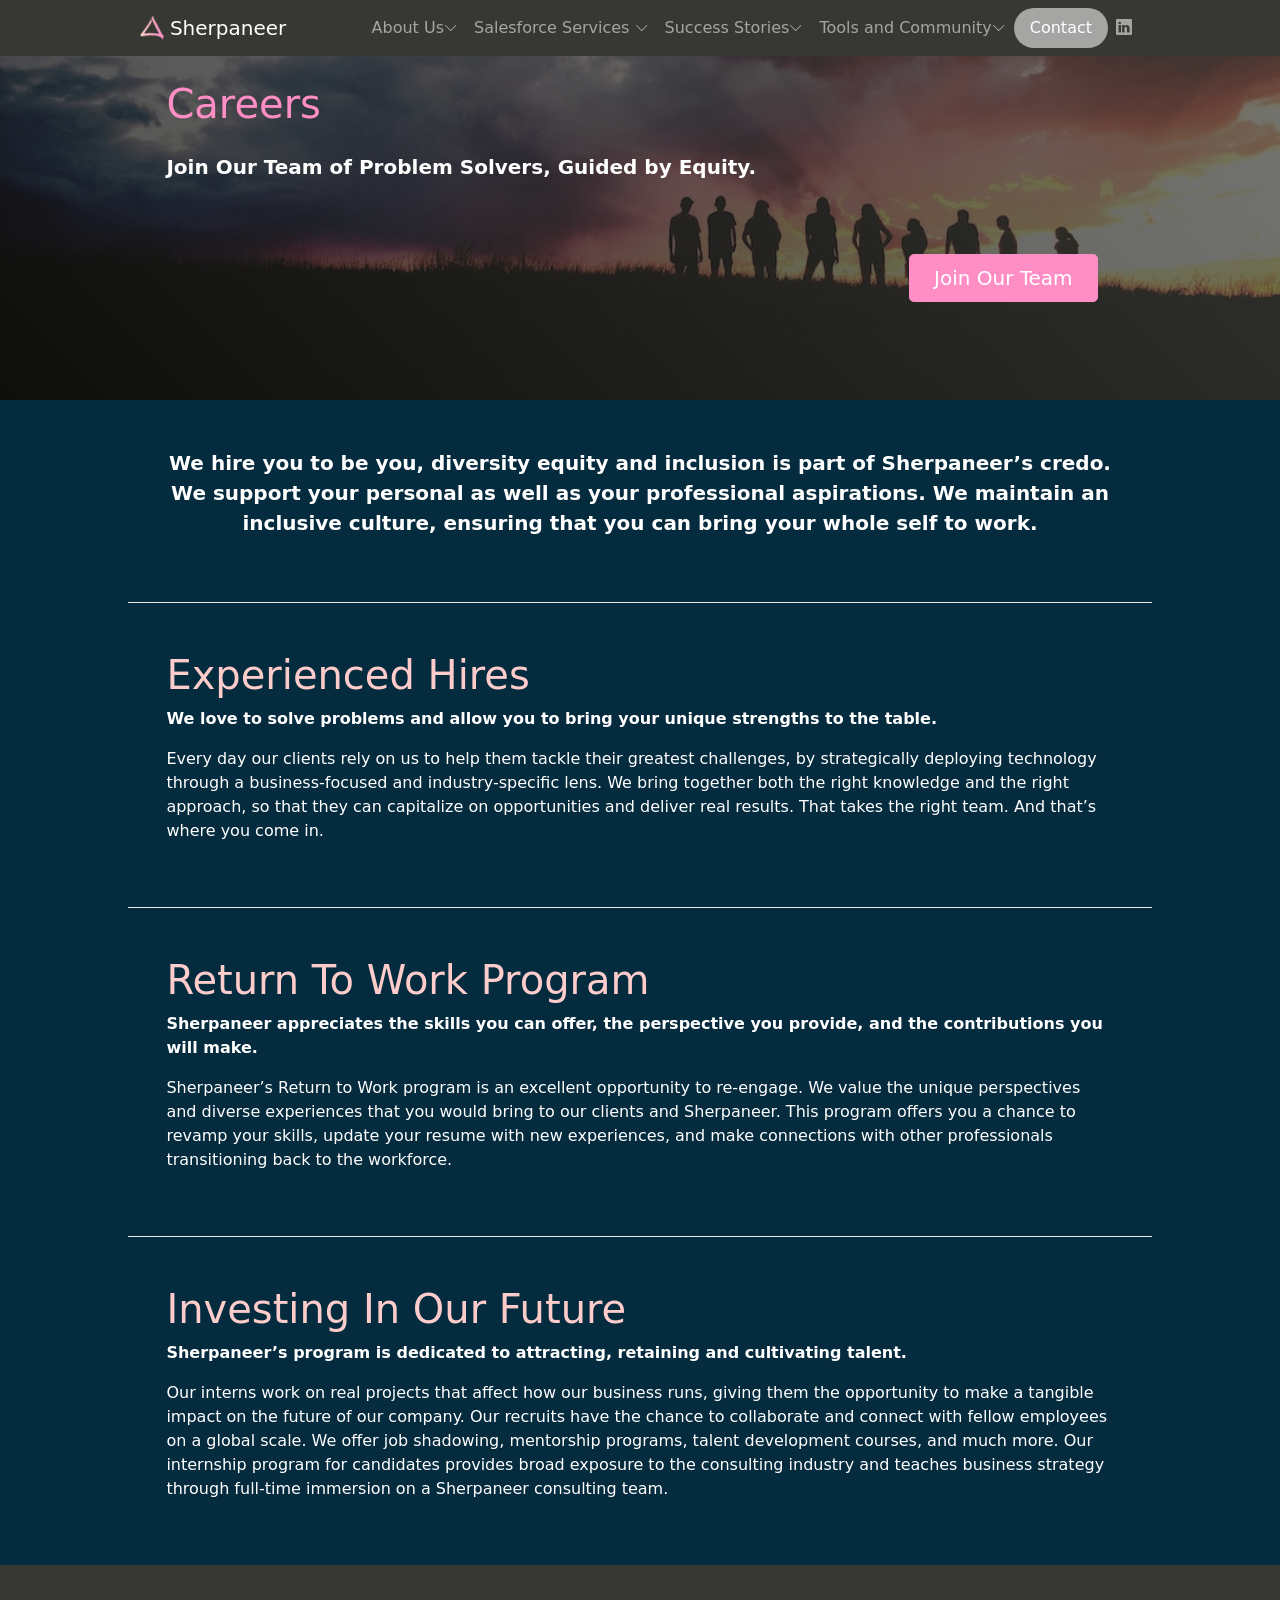
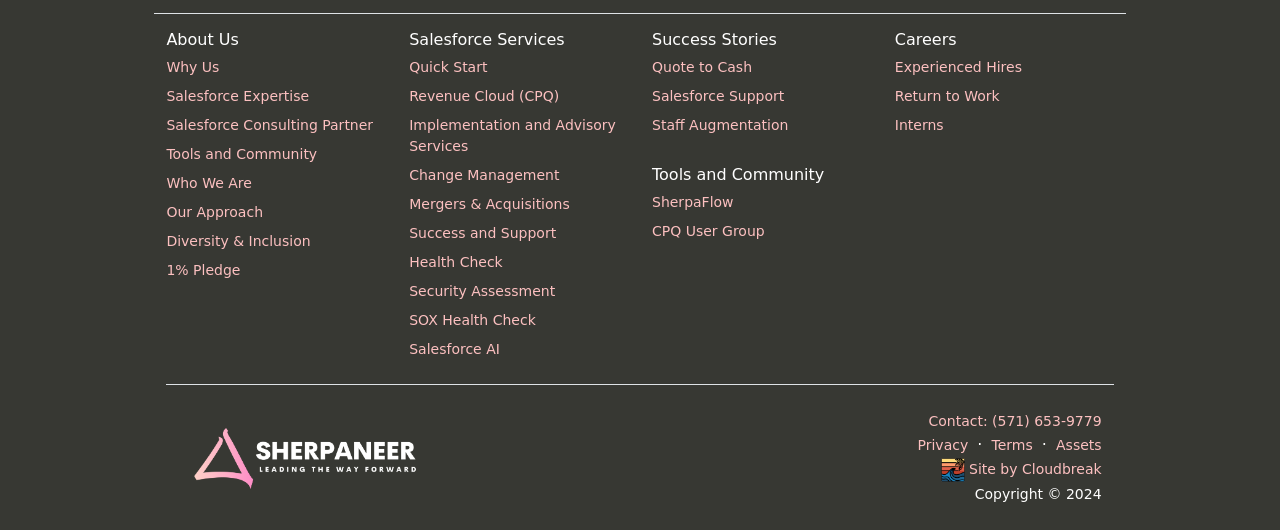
<file: careers.html>
<!DOCTYPE html>
<html lang="en">

<head>
    <!-- Required meta tags -->
    <meta charset="utf-8" />
    <meta name="viewport" content="width=device-width, initial-scale=1" />
    <link rel="icon" type="image/x-icon" href="img/icon_logo.ico" />

    <meta name="thumbnail" content="http://www.sherpaneer.com/img/logo-black-text.png" />
    <meta name="description" content="Sherpaneer, Leading the Way Forward. Your one stop shop for Salesforce Consulting.">
    <meta name="keywords" content="Sherpaneer, Salesforce, Salesforce Implementation, Salesforce Consulting, Salesforce Consultant, CPQ, CPQ Implementation, CPQ Consulting, CPQ Consulant">

    <meta property="og:image" content="https://www.sherpaneer.com/img/logo-black-text.png">
    <meta property="og:description" content="Sherpaneer, Leading the Way Forward. Your one stop shop for Salesforce Consulting.">
    <meta property="og:title" content="Leading The Way Forward.">


    <link href="css/bootstrap.min.css" rel="stylesheet" />
    <link href="css/style.css" rel="stylesheet" />

    <link href="https://cdn.jsdelivr.net/npm/bootstrap-icons@1.5.0/font/bootstrap-icons.css" rel="stylesheet" />

    <title>Sherpaneer | Careers</title>
</head>

<body>
    <!-- Navigation Bar for Mobile -->
    <div class="d-lg-none">
        <nav class="navbar navbar-expand-lg navbar-dark bg-dark fixed-top">
            <div class="container sherparow">
                <a class="navbar-brand" href="index.html"><img src="img/icon_logo.png" alt="" height="24" class="d-inline-block align-text-top" /> Sherpaneer
                </a>
                <button class="navbar-toggler" type="button" data-bs-toggle="collapse" data-bs-target="#navbarSupportedContentMobile" aria-controls="navbarSupportedContentMobile" aria-expanded="false" aria-label="Toggle navigation">
                    <span class="navbar-toggler-icon"></span>
                    </button>
                <div class="collapse navbar-collapse d-lg-none" id="navbarSupportedContentMobile">
                    <ul class="navbar-nav me-auto mb-2 mb-lg-0 text-center">
                        <li class="nav-item">
                            <a class="nav-link" aria-current="page" href="index.html">About Us</a>
                        </li>
                        <li class="nav-item">
                            <a class="nav-link" aria-current="page" href="services.html">Salesforce Services</a>
                        </li>
                        <li class="nav-item">
                            <a class="nav-link" aria-current="page" href="studies.html">Success Stories</a>
                        </li>
                        <li class="nav-item nav-special">
                            <a class="nav-link-special" aria-current="page" href="#" data-bs-toggle="modal" data-bs-target="#contactModal">
                                Contact
                            </a>
                        </li>
                    </ul>
                </div>
            </div>
        </nav>
    </div>

    <!-- Navigation Bar for Web -->
    <div class="d-none d-lg-flex">
        <nav class="navbar navbar-expand-lg navbar-dark bg-dark fixed-top">
            <div class="container sherparow">
                <a class="navbar-brand" href="index.html"><img src="img/icon_logo.png" alt="" height="24" class="d-inline-block align-text-top" /> Sherpaneer
                </a>
                <button class="navbar-toggler" type="button" data-bs-toggle="collapse" data-bs-target="#navbarSupportedContent" aria-controls="navbarSupportedContent" aria-expanded="false" aria-label="Toggle navigation">
          <span class="navbar-toggler-icon"></span>
        </button>
                <div class="collapse navbar-collapse" id="navbarSupportedContent">
                    <ul class="navbar-nav ms-auto mb-2 mb-lg-0">
                        <li class="nav-item dropdown">
                            <a class="nav-link dropdown-toggle" id="navbarDropdownAbout" href="#" role="button" data-bs-toggle="dropdown" aria-expanded="false">About Us<i class="small bi bi-chevron-down"></i></a>
                            <ul class="dropdown-menu dropdown-menu-end" aria-labelledby="navbarDropdownAbout">
                                <li>
                                    <a href="index.html#whyus" class="dropdown-item">Why Us</a>
                                </li>
                                <li>
                                    <a href="index.html#whyus" class="dropdown-item">Salesforce Expertise</a>
                                </li>
                                <li>
                                    <a href="index.html#whyus" class="dropdown-item">Who We Are</a>
                                </li>
                            </ul>
                        </li>
                        <li class="nav-item dropdown">
                            <a class="nav-link dropdown-toggle" id="navbarDropdownService" href="#" role="button" data-bs-toggle="dropdown" aria-expanded="false">Salesforce Services <i class="small bi bi-chevron-down"></i></a>
                            <ul class="dropdown-menu dropdown-menu-end" aria-labelledby="navbarDropdownService">
                                <li>
                                    <a href="services.html#quickstart" class="dropdown-item">Quick Start</a>
                                </li>
                                <li>
                                    <a href="services.html#cpqrev" class="dropdown-item">Revenue Cloud (CPQ)</a>
                                </li>
                                <li>
                                    <a href="services.html#advisory" class="dropdown-item">Implementation and Advisory Services</a>
                                </li>
                                <li>
                                    <a href="services.html#support" class="dropdown-item">Success and Support</a>
                                </li>
                                <li>
                                    <a href="services.html#sfai" class="dropdown-item">Salesforce AI</a>
                                </li>
                            </ul>
                        </li>
                        <li class="nav-item dropdown">
                            <a class="nav-link dropdown-toggle" id="navbarDropdownStudy" href="#" role="button" data-bs-toggle="dropdown" aria-expanded="false">Success Stories<i class="small bi bi-chevron-down"></i></a>
                            <ul class="dropdown-menu dropdown-menu-end" aria-labelledby="navbarDropdownStudy">
                                <li>
                                    <a href="studies.html#top" class="dropdown-item">Quote to Cash</a>
                                </li>
                                <li>
                                    <a href="studies.html#case2" class="dropdown-item">Salesforce Support</a>
                                </li>
                                <li>
                                    <a href="studies.html#case3" class="dropdown-item">Staff Augmentation</a>
                                </li>
                            </ul>
                        </li>
                        <li class="nav-item dropdown">
                            <a class="nav-link dropdown-toggle" id="navbarDropdownStudy" href="#" role="button" data-bs-toggle="dropdown" aria-expanded="false">Tools and Community<i class="small bi bi-chevron-down"></i></a>
                            <ul class="dropdown-menu dropdown-menu-end" aria-labelledby="navbarDropdownStudy">
                                <li>
                                    <a href="sherpaflow.html" class="dropdown-item">SherpaFlow</a>
                                </li>
                                <li>
                                    <a href="https://appexchange.salesforce.com/appxConsultingListingDetail?listingId=44afc148-60d6-416d-a673-d0b22499330e" target="_blank" class="dropdown-item">CPQ User Group</a>
                                </li>
                            </ul>
                        </li>
                        <li class="nav-item nav-special">
                            <a class="nav-link-special" aria-current="page" href="#" data-bs-toggle="modal" data-bs-target="#contactModal">
                                Contact
                            </a>
                        </li>
                        <li class="nav-item d-none d-lg-flex">
                            <a class="nav-link" href="https://www.linkedin.com/company/sherpaneer/" target="_blank">
                                <i class="bi-linkedin"></i>
                            </a>
                        </li>
                    </ul>
                </div>
            </div>
        </nav>
    </div>

    <!-- Header-->
    <header class="py-3 pb-0 mini-header career-header">
        <div class="sherparow headsect">
            <div class="my-5 text-xl-start">
                <h1 class="py-3 pink" id="top">Careers</h1>
                <p class="lead mb-4 fw-bold text-white d-none d-sm-flex">
                    Join Our Team of Problem Solvers, Guided by Equity.
                </p>
                <p class="small mb-4 fw-bold text-white d-sm-none">
                    Join Our Team of Problem Solvers, Guided by Equity.
                </p>
                <div class="d-grid gap-3 d-sm-flex justify-content-end py-5 pb-0">
                    <a class="btn btn-secondary btn-lg px-4 me-sm-3" aria-current="page" href="#" data-bs-toggle="modal" data-bs-target="#contactModal">Join Our Team</a>
                </div>
            </div>
        </div>
    </header>

    <!-- Main Body -->
    <main>
        <div class="sherpablue-bg p-5">
            <div class="sherparow">
                <blockquote class="blockquote fw-bold text-center">We hire you to be you, diversity equity and inclusion is part of Sherpaneer’s credo. We support your personal as well as your professional aspirations. We maintain an inclusive culture, ensuring that you can bring your whole self to work.
                </blockquote>
            </div>
        </div>
        <div class="sherpablue-bg p-0">
            <div class="sherparow">
                <hr>
            </div>
        </div>


        <!-- SECTION // Experienced Hires -->
        <div class="sherpablue-bg p-5">
            <div class="sherparow">
                <h1 id="exp">Experienced Hires</h1>
                <p class="fw-bold"> We love to solve problems and allow you to bring your unique strengths to the table.</p>
                <p class="d-none d-md-flex">
                    Every day our clients rely on us to help them tackle their greatest challenges, by strategically deploying technology through a business-focused and industry-specific lens. We bring together both the right knowledge and the right approach, so that they
                    can capitalize on opportunities and deliver real results. That takes the right team. And that’s where you come in.
                </p>
            </div>
        </div>
        <div class="sherpablue-bg p-0">
            <div class="sherparow">
                <hr>
            </div>
        </div>
        <!-- SECTION // Return to Work -->
        <div class="sherpablue-bg p-5">
            <div class="sherparow">
                <h1 id="return">Return To Work Program</h1>
                <p class="fw-bold"> Sherpaneer appreciates the skills you can offer, the perspective you provide, and the contributions you will make. </p>
                <p class="d-none d-md-flex">
                    Sherpaneer’s Return to Work program is an excellent opportunity to re-engage. We value the unique perspectives and diverse experiences that you would bring to our clients and Sherpaneer. This program offers you a chance to revamp your skills, update your
                    resume with new experiences, and make connections with other professionals transitioning back to the workforce.
                </p>
            </div>
        </div>
        <div class="sherpablue-bg p-0">
            <div class="sherparow">
                <hr>
            </div>
        </div>
        <!-- SECTION // Internships -->
        <div class="sherpablue-bg p-5">
            <div class="sherparow">
                <h1 id="intern">Investing In Our Future</h1>
                <p class="fw-bold">Sherpaneer’s program is dedicated to attracting, retaining and cultivating talent.</p>
                <p class="d-none d-md-flex">
                    Our interns work on real projects that affect how our business runs, giving them the opportunity to make a tangible impact on the future of our company. Our recruits have the chance to collaborate and connect with fellow employees on a global scale. We
                    offer job shadowing, mentorship programs, talent development courses, and much more. Our internship program for candidates provides broad exposure to the consulting industry and teaches business strategy through full-­time immersion
                    on a Sherpaneer consulting team.
                </p>
            </div>
        </div>

        <!-- Site Map -->
        <div class="dark-bg p-5 pb-4">
            <div class="sherparow">
                <div class="row border-top py-3">
                    <div class="col small">
                        <h6>About Us</h6>
                        <ul class="nav flex-column">
                            <li class="nav-item mb-2">
                                <a href="index.html#whyus" class="nav-link p-0">Why Us</a>
                            </li>
                            <li class="nav-item mb-2">
                                <a href="index.html#expertise" class="nav-link p-0">Salesforce Expertise</a>
                            </li>
                            <li class="nav-item mb-2">
                                <a href="index.html#sfpartner" class="nav-link p-0">Salesforce Consulting Partner</a>
                            </li>
                            <li class="nav-item mb-2">
                                <a href="index.html#tools" class="nav-link p-0">Tools and Community</a>
                            </li>
                            <li class="nav-item mb-2">
                                <a href="index.html#team" class="nav-link p-0">Who We Are</a>
                            </li>
                            <li class="nav-item mb-2">
                                <a href="index.html#approach" class="nav-link p-0">Our Approach</a>
                            </li>
                            <li class="nav-item mb-2">
                                <a href="index.html#inclusion" class="nav-link p-0">Diversity &amp; Inclusion</a>
                            </li>
                            <li class="nav-item mb-2">
                                <a href="index.html#pledge" class="nav-link p-0">1% Pledge</a>
                            </li>
                        </ul>
                    </div>
                    <div class="col small">
                        <h6>Salesforce Services</h6>
                        <ul class="nav flex-column">
                            <li class="nav-item mb-2">
                                <a href="services.html#quickstart" class="nav-link p-0">Quick Start</a>
                            </li>
                            <li class="nav-item mb-2">
                                <a href="services.html#cpqrev" class="nav-link p-0">Revenue Cloud (CPQ)</a>
                            </li>
                            <li class="nav-item mb-2">
                                <a href="services.html#advisory" class="nav-link p-0">Implementation and Advisory Services</a>
                            </li>

                            <li class="nav-item mb-2">
                                <a href="services.html#cm" class="nav-link p-0">Change Management</a>
                            </li>
                            <li class="nav-item mb-2">
                                <a href="services.html#manda" class="nav-link p-0">Mergers & Acquisitions</a>
                            </li>

                            <li class="nav-item mb-2">
                                <a href="services.html#support" class="nav-link p-0">Success and Support</a>
                            </li>
                            <li class="nav-item mb-2">
                                <a href="services.html#health" class="nav-link p-0">Health Check</a>
                            </li>
                            <li class="nav-item mb-2">
                                <a href="services.html#sfsecurity" class="nav-link p-0">Security Assessment</a>
                            </li>
                            <li class="nav-item mb-2">
                                <a href="services.html#sox" class="nav-link p-0">SOX Health Check</a>
                            </li>
                            <li class="nav-item mb-2">
                                <a href="services.html#sfai" class="nav-link p-0">Salesforce AI</a>
                            </li>
                        </ul>
                    </div>
                    <div class="col small">
                        <h6>Success Stories</h6>
                        <ul class="nav flex-column">
                            <li class="nav-item mb-2">
                                <a href="studies.html#case1" class="nav-link p-0">Quote to Cash</a>
                            </li>
                            <li class="nav-item mb-2">
                                <a href="studies.html#case2" class="nav-link p-0">Salesforce Support</a>
                            </li>
                            <li class="nav-item mb-2">
                                <a href="studies.html#case3" class="nav-link p-0">Staff Augmentation</a>
                            </li>
                        </ul><br>
                        <h6>Tools and Community</h6>
                        <ul class="nav flex-column">
                            <li class="nav-item mb-2">
                                <a href="sherpaflow.html" class="nav-link p-0">SherpaFlow</a>
                            </li>
                            <li class="nav-item mb-2">
                                <a href="https://appexchange.salesforce.com/appxConsultingListingDetail?listingId=44afc148-60d6-416d-a673-d0b22499330e" target="_blank" class="nav-link p-0">CPQ User Group</a>
                            </li>
                        </ul>
                    </div>
                    <div class="col small">
                        <h6>Careers</h6>
                        <ul class="nav flex-column">
                            <li class="nav-item mb-2">
                                <a href="careers.html#exp" class="nav-link p-0">Experienced Hires</a>
                            </li>
                            <li class="nav-item mb-2">
                                <a href="careers.html#return" class="nav-link p-0">Return to Work</a>
                            </li>
                            <li class="nav-item mb-2">
                                <a href="careers.html#intern" class="nav-link p-0">Interns</a>
                            </li>
                        </ul>
                    </div>
                </div>
                <!-- Footer -->
                <footer>
                    <div class="pt-4 mt-auto border-top">
                        <div class="container">
                            <div class="row align-items-center justify-content-between flex-column flex-sm-row">
                                <div class="col">
                                    <a href="index.html"><img src="img/full_logo.png" style="height: 75px" /></a>
                                </div>
                                <div class="col-auto text-end">
                                    <a class="small" href="tel:+5716539779">Contact: (571) 653-9779</a><br>
                                    <a class="small" href="https://www.privacypolicygenerator.info/live.php?token=EvFGcDycAYOTXIfF3PYM4jE8K0Vm0UhL" target="blank">Privacy</a>
                                    <span class="text-white mx-1">&middot;</span>
                                    <a class="small" href="https://www.privacypolicies.com/live/56dd2d23-2df3-41c7-bad6-c53632ff351d" target="blank">Terms</a>
                                    <span class="text-white mx-1">&middot;</span>
                                    <a class="small" aria-current="page" href="#" data-bs-toggle="modal" data-bs-target="#assetModal">Assets</a>
                                    <br />
                                    <a class="small" href="https://www.cloudbrk.io"><img src="img/cloudbrk_small.png" style="height: 1.5rem" /> Site by Cloudbreak</a><br>
                                    <span class="small m-0 text-white small">Copyright &copy; 2024</span>
                                </div>
                            </div>
                        </div>
                    </div>
                </footer>
            </div>
        </div>
        
        <!-- Contact Us Modal -->
        <div class="modal fade" id="contactModal" tabindex="-1" aria-labelledby="contactModallabel" aria-hidden="true">
            <div class="modal-dialog modal-dialog-centered modal-xl">
                <div class="modal-content">
                    <div class="modal-header border-0"><button class="btn-close" type="button" data-bs-dismiss="modal" aria-label="Close"></button></div>
                    <div class="modal-body text-center">
                        <div class="container">
                            <div class="row justify-content-center">
                                <div class="col-lg-8">
                                    <!-- <h2 class="text-secondary text-uppercase mb-0">Contact Us</h2> -->
                                    <img src="img/logo-black-text.png" style="width: 100%;">
                                    <hr>
                                    <div class="mb-4 text-dark">
                                            <iframe src="https://go.pardot.com/l/1051492/2024-01-24/3915i" width="100%" height="475px" type="text/html" frameborder="0" allowTransparency="true"></iframe>
                                    </div>
                                </div>
                            </div>
                        </div>
                    </div>
                </div>
            </div>
        </div>
        <!-- Asset Modal -->
        <div class="portfolio-modal modal fade" id="assetModal" tabindex="-1" aria-labelledby="assetModallabel" aria-hidden="true">
            <div class="modal-dialog modal-xl">
                <div class="modal-content">
                    <div class="modal-header border-0"><button class="btn-close" type="button" data-bs-dismiss="modal" aria-label="Close"></button></div>
                    <div class="modal-body text-center pb-5">
                        <div class="container">
                            <div class="row justify-content-center">
                                <div class="col-lg-8">
                                    <h2 class="text-secondary text-uppercase mb-0">Asset Credit</h2>
                                    <hr>
                                    <div class="mb-4 text-justify text-dark">
                                        <p>
                                            Bookshelf photo by <a href="https://unsplash.com/@zeak?utm_content=creditCopyText&utm_medium=referral&utm_source=unsplash">Dmitrij Paskevic</a> on <a href="https://unsplash.com/photos/hardbound-books-YjVa-F9P9kk?utm_content=creditCopyText&utm_medium=referral&utm_source=unsplash">Unsplash</a>
                                        </p>
                                        <p>
                                            Office photo by <a href="https://unsplash.com/@lycs?utm_content=creditCopyText&utm_medium=referral&utm_source=unsplash">LYCS Architecture</a> on <a href="https://unsplash.com/photos/man-and-woman-sitting-on-table-U2BI3GMnSSE?utm_content=creditCopyText&utm_medium=referral&utm_source=unsplash">Unsplash</a>
                                        </p>
                                        <p>
                                            Office photo by <a href="https://unsplash.com/@jasongoodman_youxventures?utm_content=creditCopyText&utm_medium=referral&utm_source=unsplash">Jason Goodman</a> on <a href="https://unsplash.com/photos/people-seated-in-living-room-wVh5grSMYaY?utm_content=creditCopyText&utm_medium=referral&utm_source=unsplash">Unsplash</a>
                                        </p>
                                        <p>
                                            Mountain photo by <a href="https://unsplash.com/@vorosbenisop?utm_content=creditCopyText&utm_medium=referral&utm_source=unsplash">Benjamin Voros</a> on <a href="https://unsplash.com/photos/snow-mountain-under-stars-phIFdC6lA4E?utm_content=creditCopyText&utm_medium=referral&utm_source=unsplash">Unsplash</a>
                                        </p>
                                        <p>
                                            Team photo by <a href="https://unsplash.com/@hudsonhintze?utm_content=creditCopyText&utm_medium=referral&utm_source=unsplash">Hudson Hintze</a> on <a href="https://unsplash.com/photos/silhouette-of-nine-persons-standing-on-the-hill-vpxeE7s-my4?utm_content=creditCopyText&utm_medium=referral&utm_source=unsplash">Unsplash</a>
                                        </p>
                                        <p>
                                            Rowing photo by <a href="https://unsplash.com/@joshcala?utm_content=creditCopyText&utm_medium=referral&utm_source=unsplash">Josh Calabrese</a> on <a href="https://unsplash.com/photos/five-men-riding-row-boat-Ev1XqeVL2wI?utm_content=creditCopyText&utm_medium=referral&utm_source=unsplash">Unsplash</a>
                                        </p>
                                        <p>
                                            Teamwork photo by <a href="https://unsplash.com/@smartworkscoworking?utm_content=creditCopyText&utm_medium=referral&utm_source=unsplash">Smartworks Coworking</a> on <a href="https://unsplash.com/photos/people-sitting-at-the-table-looking-to-another-person-standing-in-front-of-them-Uz8THWPXwhI?utm_content=creditCopyText&utm_medium=referral&utm_source=unsplash">Unsplash</a>
                                        </p>
                                        <p>
                                            Question Mark photo by <a href="https://unsplash.com/@two_tees?utm_content=creditCopyText&utm_medium=referral&utm_source=unsplash">Matt Walsh</a> on <a href="https://unsplash.com/photos/text-tVkdGtEe2C4?utm_content=creditCopyText&utm_medium=referral&utm_source=unsplash">Unsplash</a>
                                        </p>
                                        <p>
                                            Light Bulb photo by <a href="https://unsplash.com/@juniorferreir_?utm_content=creditCopyText&utm_medium=referral&utm_source=unsplash">Júnior Ferreira</a> on <a href="https://unsplash.com/photos/person-catching-light-bulb-7esRPTt38nI?utm_content=creditCopyText&utm_medium=referral&utm_source=unsplash">Unsplash</a>
                                        </p>
                                    </div>
                                    <button class="btn btn-dark" data-bs-dismiss="modal">
                                            Close
                                    </button>
                                </div>
                            </div>
                        </div>
                    </div>
                </div>
            </div>
        </div>
    </main>
    <script src="js/bootstrap.bundle.min.js"></script>
</body>

</html>
</file>
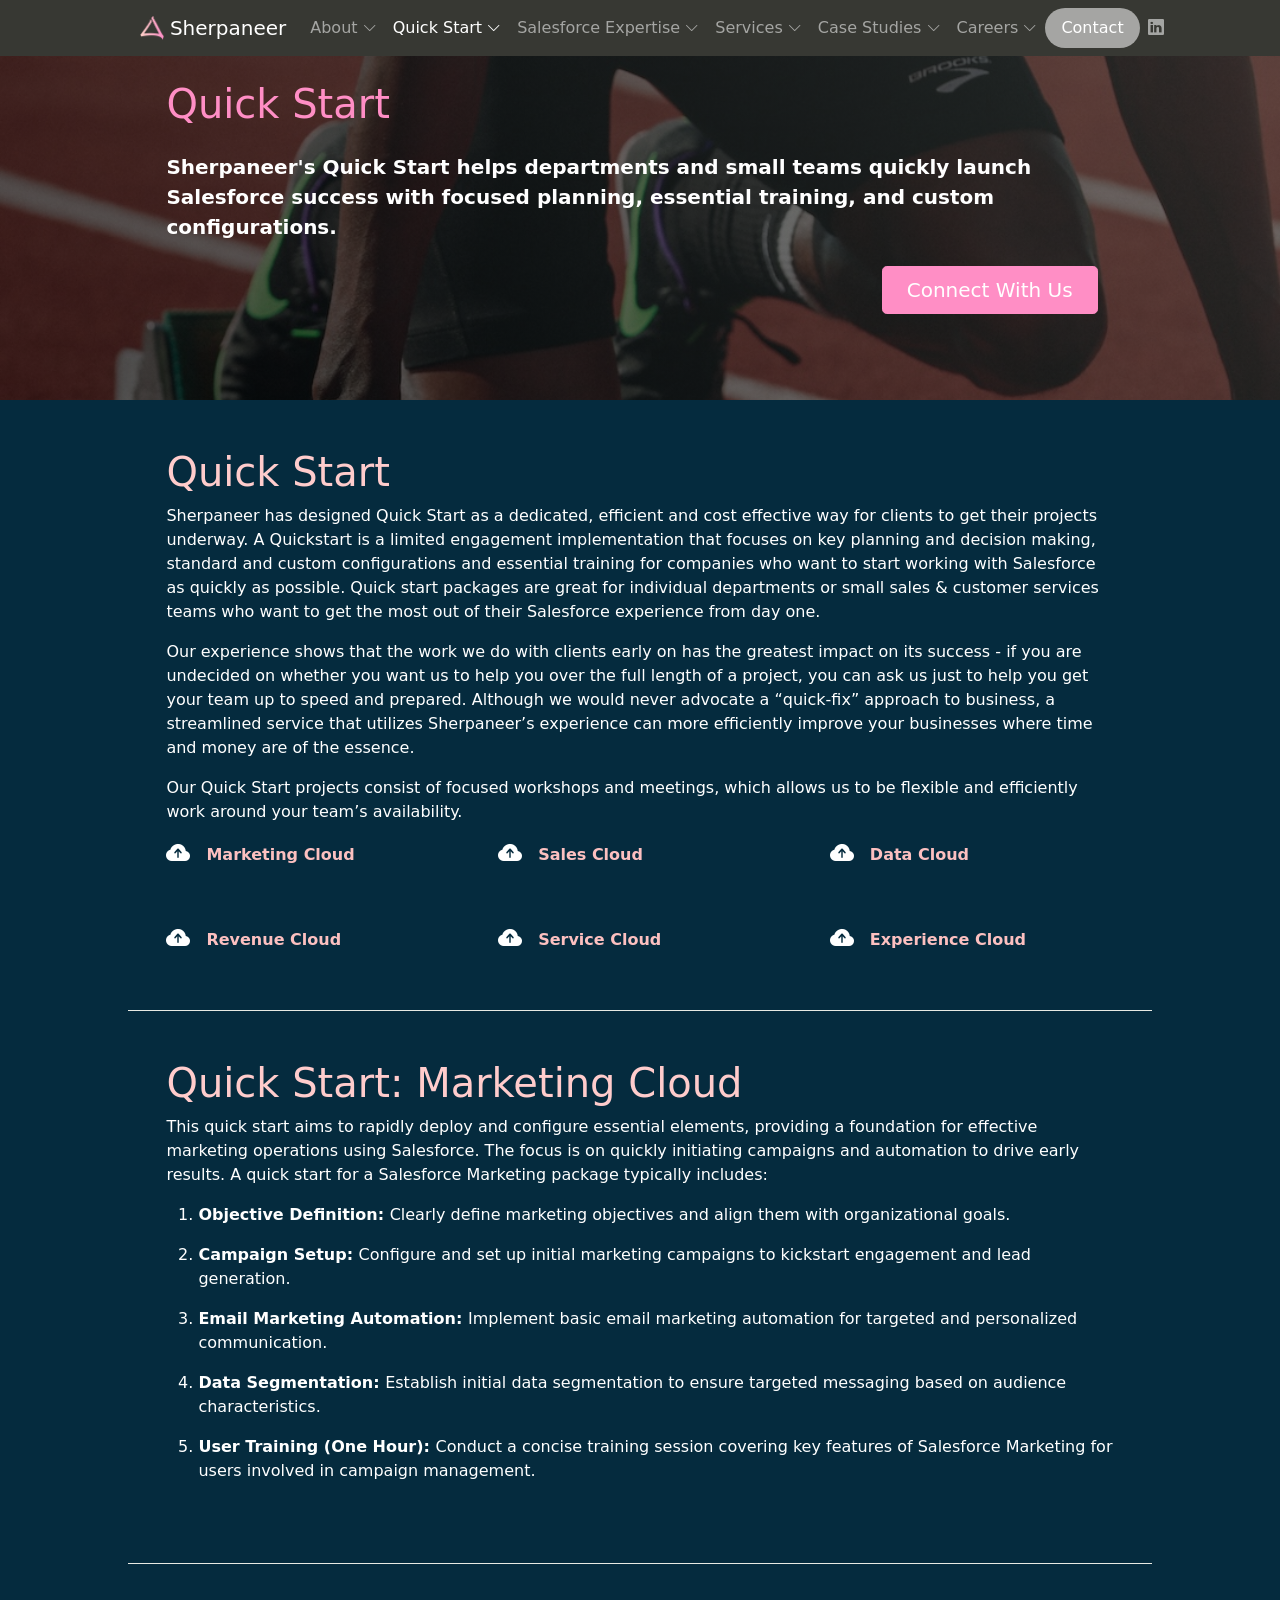
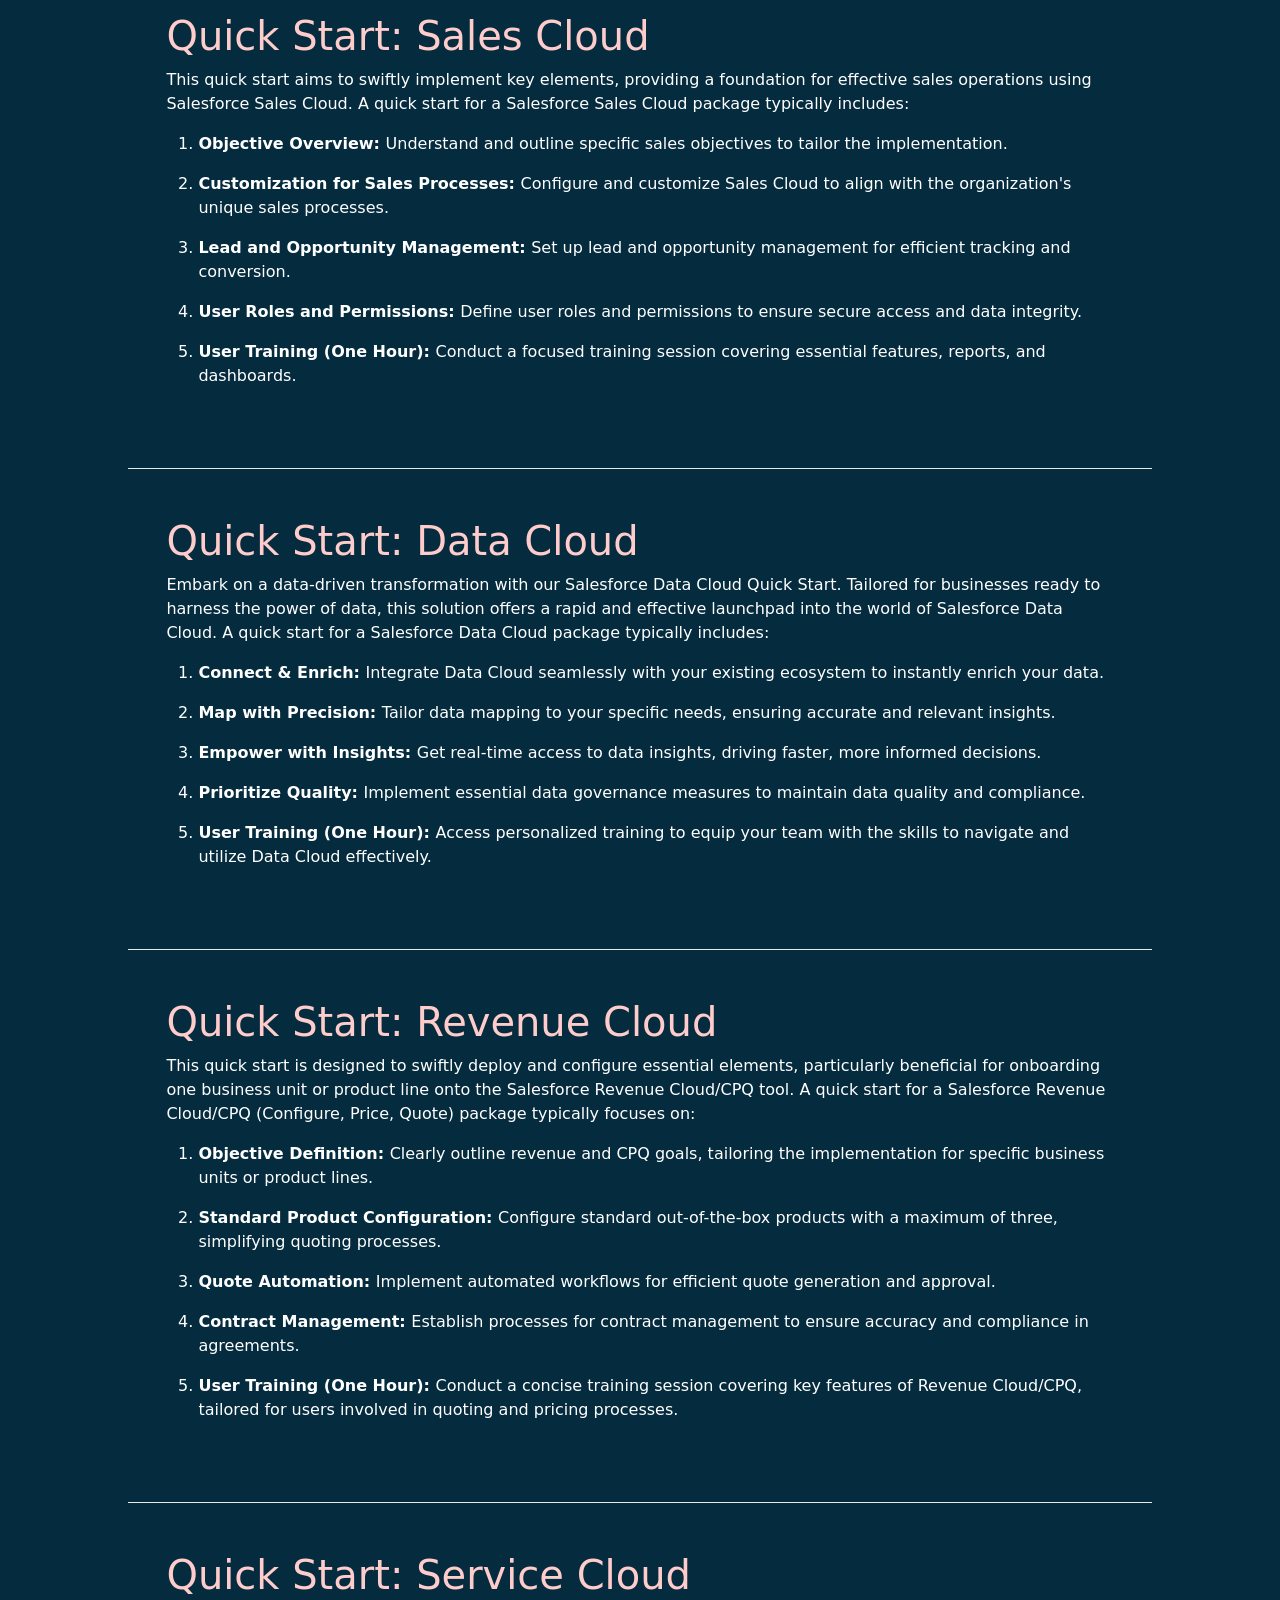
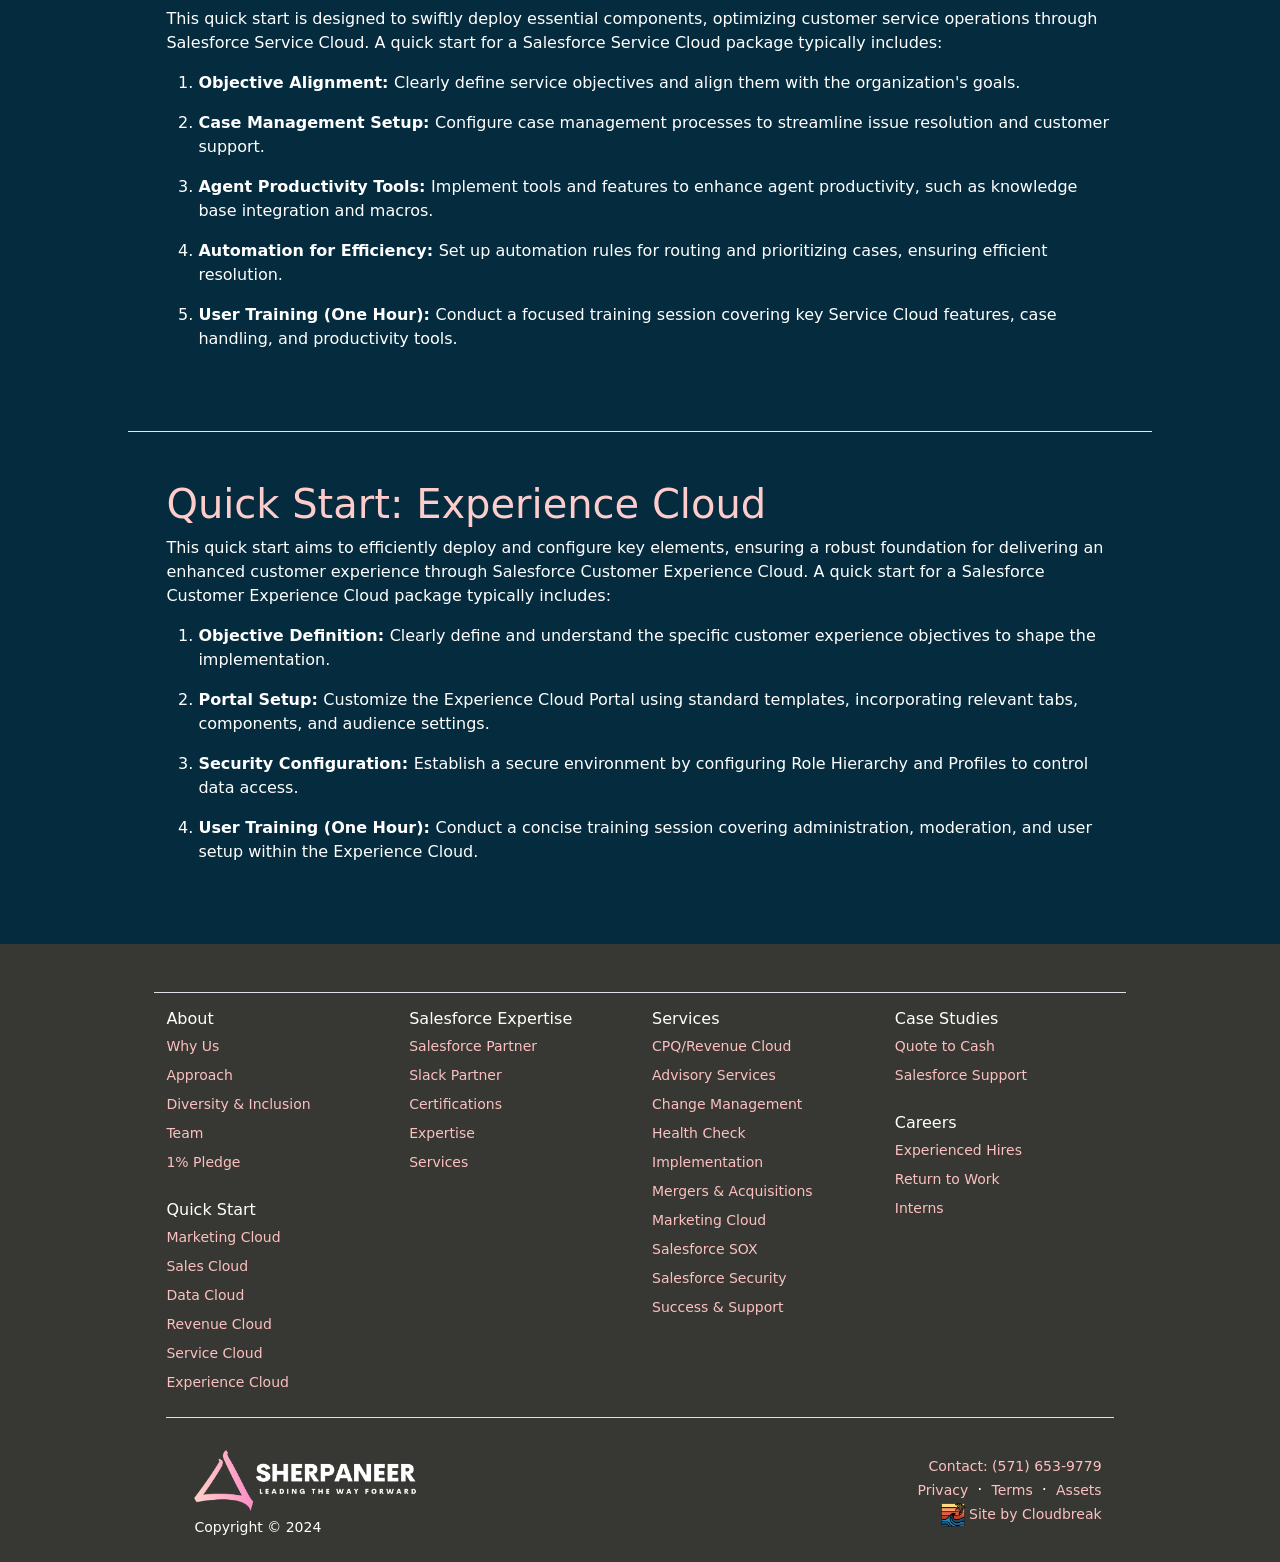
<file: quickstart.html>
<!DOCTYPE html>
<html lang="en">

<head>
    <!-- Required meta tags -->
    <meta charset="utf-8" />
    <meta name="viewport" content="width=device-width, initial-scale=1" />
    <link rel="icon" type="image/x-icon" href="img/icon_logo.ico" />

    <meta name="thumbnail" content="http://www.sherpaneer.com/img/logo-black-text.png" />
    <meta name="description" content="Sherpaneer, Leading the Way Forward. Your one stop shop for Salesforce Consulting.">
    <meta name="keywords" content="Sherpaneer, Salesforce, Salesforce Implementation, Salesforce Consulting, Salesforce Consultant, CPQ, CPQ Implementation, CPQ Consulting, CPQ Consulant">

    <meta property="og:image" content="https://www.sherpaneer.com/img/logo-black-text.png">
    <meta property="og:description" content="Sherpaneer, Leading the Way Forward. Your one stop shop for Salesforce Consulting.">
    <meta property="og:title" content="Leading The Way Forward.">


    <link href="css/bootstrap.min.css" rel="stylesheet" />
    <link href="css/style.css" rel="stylesheet" />

    <link href="https://cdn.jsdelivr.net/npm/bootstrap-icons@1.5.0/font/bootstrap-icons.css" rel="stylesheet" />

    <title>Sherpaneer | Quick Start</title>
</head>

<body>
    <!-- Navigation Bar for Mobile -->
    <div class="d-lg-none">
        <nav class="navbar navbar-expand-lg navbar-dark bg-dark fixed-top">
            <div class="container sherparow">
                <a class="navbar-brand" href="index.html"><img src="img/icon_logo.png" alt="" height="24" class="d-inline-block align-text-top" /> Sherpaneer
                </a>
                <button class="navbar-toggler" type="button" data-bs-toggle="collapse" data-bs-target="#navbarSupportedContentMobile" aria-controls="navbarSupportedContentMobile" aria-expanded="false" aria-label="Toggle navigation">
      <span class="navbar-toggler-icon"></span>
    </button>
                <div class="collapse navbar-collapse d-lg-none" id="navbarSupportedContentMobile">
                    <ul class="navbar-nav me-auto mb-2 mb-lg-0 text-center">
                        <li class="nav-item">
                            <a class="nav-link" aria-current="page" href="index.html">About</a>
                        </li>
                        <li class="nav-item">
                            <a class="nav-link" aria-current="page" href="quickstart.html">Quick Start</a>
                        </li>
                        <li class="nav-item">
                            <a class="nav-link" aria-current="page" href="salesforce.html">Salesforce Expertise</a>
                        </li>
                        <li class="nav-item">
                            <a class="nav-link active" aria-current="page" href="services.html">Services</a>
                        </li>
                        <li class="nav-item">
                            <a class="nav-link" aria-current="page" href="studies.html">Case Studies</a>
                        </li>
                        <li class="nav-item">
                            <a class="nav-link" aria-current="page" href="careers.html">Careers</a>
                        </li>
                        <li class="nav-item nav-special">
                            <a class="nav-link-special active" aria-current="page" href="https://us14.list-manage.com/contact-form?u=d234726d802adbb5e2358ac15&form_id=4d6515905cd5c66957dbde93cd9eaca3" target="_blank">Contact</a>
                        </li>
                    </ul>
                </div>
            </div>
        </nav>
    </div>

    <!-- Navigation Bar for Web -->
    <div class="d-none d-lg-flex">
        <nav class="navbar navbar-expand-lg navbar-dark bg-dark fixed-top">
            <div class="container sherparow">
                <a class="navbar-brand" href="index.html"><img src="img/icon_logo.png" alt="" height="24" class="d-inline-block align-text-top" /> Sherpaneer
                </a>
                <button class="navbar-toggler" type="button" data-bs-toggle="collapse" data-bs-target="#navbarSupportedContent" aria-controls="navbarSupportedContent" aria-expanded="false" aria-label="Toggle navigation">
          <span class="navbar-toggler-icon"></span>
        </button>
                <div class="collapse navbar-collapse" id="navbarSupportedContent">
                    <ul class="navbar-nav ms-auto mb-2 mb-lg-0">
                        <li class="nav-item dropdown">
                            <a class="nav-link dropdown-toggle" id="navbarDropdownAbout" href="#" role="button" data-bs-toggle="dropdown" aria-expanded="false">About <i class="small bi bi-chevron-down"></i></a>
                            <ul class="dropdown-menu dropdown-menu-end" aria-labelledby="navbarDropdownAbout">
                                <li>
                                    <a href="index.html#top" class="dropdown-item">Why Us</a>
                                </li>
                                <li>
                                    <a href="index.html#approach" class="dropdown-item">Approach</a>
                                </li>
                                <li>
                                    <a href="index.html#inclusion" class="dropdown-item">Diversity &amp; Inclusion</a>
                                </li>
                                <li>
                                    <a href="index.html#team" class="dropdown-item">Team</a>
                                </li>
                                <li>
                                    <a href="index.html#pledge" class="dropdown-item">1% Pledge</a>
                                </li>
                            </ul>
                        </li>
                        <li class="nav-item dropdown">
                            <a class="nav-link dropdown-toggle active" id="navbarDropdownAbout" href="#" role="button" data-bs-toggle="dropdown" aria-expanded="false">Quick Start <i class="small bi bi-chevron-down"></i></a>
                            <ul class="dropdown-menu dropdown-menu-end" aria-labelledby="navbarDropdownAbout">
                                <li>
                                    <a href="quickstart.html#top" class="dropdown-item">Quick Start</a>
                                </li>
                                <li>
                                    <a href="quickstart.html#mcloud" class="dropdown-item">Marketing Cloud</a>
                                </li>
                                <li>
                                    <a href="quickstart.html#scloud" class="dropdown-item">Sales Cloud</a>
                                </li>
                                <li>
                                    <a href="quickstart.html#dcloud" class="dropdown-item">Data Cloud</a>
                                </li>
                                <li>
                                    <a href="quickstart.html#rcloud" class="dropdown-item">Revenue Cloud</a>
                                </li>
                                <li>
                                    <a href="quickstart.html#svcloud" class="dropdown-item">Service Cloud</a>
                                </li>
                                <li>
                                    <a href="quickstart.html#ecloud" class="dropdown-item">Experience Cloud</a>
                                </li>
                            </ul>
                        </li>
                        <li class="nav-item dropdown">
                            <a class="nav-link dropdown-toggle" id="navbarDropdownExpert" href="#" role="button" data-bs-toggle="dropdown" aria-expanded="false">Salesforce Expertise <i class="small bi bi-chevron-down"></i></a>
                            <ul class="dropdown-menu dropdown-menu-end" aria-labelledby="navbarDropdownExpert">
                                <li>
                                    <a href="salesforce.html#top" class="dropdown-item">Salesforce Partner</a>
                                </li>
                                <li>
                                    <a href="salesforce.html#slack" class="dropdown-item">Slack Partner</a>
                                </li>
                                <li>
                                    <a href="salesforce.html#certs" class="dropdown-item">Certifications</a>
                                </li>
                                <li>
                                    <a href="salesforce.html#expertise" class="dropdown-item">Expertise</a>
                                </li>
                                <li>
                                    <a href="salesforce.html#services" class="dropdown-item">Services</a>
                                </li>
                            </ul>
                        </li>
                        <li class="nav-item dropdown">
                            <a class="nav-link dropdown-toggle" id="navbarDropdownService" href="#" role="button" data-bs-toggle="dropdown" aria-expanded="false">Services <i class="small bi bi-chevron-down"></i></a>
                            <ul class="dropdown-menu dropdown-menu-end" aria-labelledby="navbarDropdownService">
                                <li>
                                    <a href="services.html#top" class="dropdown-item">CPQ/Revenue Cloud</a>
                                </li>
                                <li>
                                    <a href="services.html#advisory" class="dropdown-item">Advisory Services</a>
                                </li>
                                <li>
                                    <a href="services.html#cm" class="dropdown-item">Change Management</a>
                                </li>
                                <li>
                                    <a href="services.html#health" class="dropdown-item">Health Check</a>
                                </li>
                                <li>
                                    <a href="services.html#implement" class="dropdown-item">Implementation</a>
                                </li>
                                <li>
                                    <a href="services.html#marketingcloud" class="dropdown-item">Marketing Cloud</a>
                                </li>
                                <li>
                                    <a href="services.html#manda" class="dropdown-item">Mergers &amp; Acquisitions</a>
                                </li>
                                <!-- <li>
                                    <a href="services.html#quickstart" class="dropdown-item">Quick Start</a>
                                </li> -->
                                <li>
                                    <a href="services.html#sox" class="dropdown-item">Salesforce SOX</a>
                                </li>
                                <li>
                                    <a href="services.html#sfsecurity" class="dropdown-item">Salesforce Security</a>
                                </li>
                                <li>
                                    <a href="services.html#support" class="dropdown-item">Success &amp; Support</a>
                                </li>
                            </ul>
                        </li>
                        <li class="nav-item dropdown">
                            <a class="nav-link dropdown-toggle" id="navbarDropdownStudy" href="#" role="button" data-bs-toggle="dropdown" aria-expanded="false">Case Studies <i class="small bi bi-chevron-down"></i></a>
                            <ul class="dropdown-menu dropdown-menu-end" aria-labelledby="navbarDropdownStudy">
                                <li>
                                    <a href="studies.html#top" class="dropdown-item">Quote to Cash</a>
                                </li>
                                <li>
                                    <a href="studies.html#case2" class="dropdown-item">Salesforce Support</a>
                                </li>
                            </ul>
                        </li>
                        <li class="nav-item dropdown">
                            <a class="nav-link dropdown-toggle" id="navbarDropdownCareer" href="#" role="button" data-bs-toggle="dropdown" aria-expanded="false">Careers <i class="small bi bi-chevron-down"></i></a>
                            <ul class="dropdown-menu dropdown-menu-end" aria-labelledby="navbarDropdownCareer">
                                <li>
                                    <a href="careers.html#top" class="dropdown-item">Experienced Hires</a>
                                </li>
                                <li>
                                    <a href="careers.html#return" class="dropdown-item">Return to Work</a>
                                </li>
                                <li>
                                    <a href="careers.html#intern" class="dropdown-item">Interns</a>
                                </li>
                            </ul>
                        </li>
                        <li class="nav-item nav-special">
                            <a class="nav-link-special" href="https://us14.list-manage.com/contact-form?u=d234726d802adbb5e2358ac15&form_id=4d6515905cd5c66957dbde93cd9eaca3" target="_blank">
                                Contact
                            </a>
                        </li>
                        <li class="nav-item d-none d-lg-flex">
                            <a class="nav-link" href="https://www.linkedin.com/company/sherpaneer/" target="_blank">
                                <i class="bi-linkedin"></i>
                            </a>
                        </li>
                    </ul>
                </div>
            </div>
        </nav>
    </div>

    <!-- Header-->
    <header class="py-3 pb-0 mini-header quickstart-header">
        <div class="sherparow headsect">
            <div class="my-5 text-xl-start">
                <h1 class="py-3 pink" id="top">Quick Start</h1>
                <p class="lead mb-4 fw-bold text-white d-none d-sm-flex">
                    Sherpaneer's Quick Start helps departments and small teams quickly launch Salesforce success with focused planning, essential training, and custom configurations.
                </p>
                <p class="small mb-4 fw-bold text-white d-sm-none">
                    Sherpaneer's Quick Start helps departments and small teams quickly launch Salesforce success with focused planning, essential training, and custom configurations.
                </p>
                <div class="d-grid gap-3 d-sm-flex justify-content-end">
                    <a class="btn btn-secondary btn-lg px-4 me-sm-3" href="https://us14.list-manage.com/contact-form?u=d234726d802adbb5e2358ac15&form_id=4d6515905cd5c66957dbde93cd9eaca3" target="_blank">Connect With Us</a>
                </div>
            </div>
        </div>
    </header>

    <!-- Main Body -->
    <main>
        <!-- SECTION // Quick Start -->
        <div class="sherpablue-bg p-5">
            <div class="sherparow">
                <h1 id="quickstart">Quick Start</h1>
                <p>
                    Sherpaneer has designed Quick Start as a dedicated, efficient and cost effective way for clients to get their projects underway. A Quickstart is a limited engagement implementation that focuses on key planning and decision making, standard and custom
                    configurations and essential training for companies who want to start working with Salesforce as quickly as possible. Quick start packages are great for individual departments or small sales & customer services teams who want to get
                    the most out of their Salesforce experience from day one.
                </p>
                <p>
                    Our experience shows that the work we do with clients early on has the greatest impact on its success - if you are undecided on whether you want us to help you over the full length of a project, you can ask us just to help you get your team up to speed
                    and prepared. Although we would never advocate a “quick-fix” approach to business, a streamlined service that utilizes Sherpaneer’s experience can more efficiently improve your businesses where time and money are of the essence.
                </p>
                <p>
                    Our Quick Start projects consist of focused workshops and meetings, which allows us to be flexible and efficiently work around your team’s availability.
                </p>
                <div class="row  g-5 py-0 pb-0">
                    <div class="col-sm-4 d-flex align-items-center mb-0">
                        <h4><i class="bi bi-cloud-arrow-up-fill  flex-shrink-0 me-3"></i></h4>
                        <a href="#mcloud">
                            <div>
                                <h6 class="fw-bold">Marketing Cloud</h6>
                            </div>
                        </a>
                    </div>
                    <div class="col-sm-4 d-flex align-items-center">
                        <h4><i class="bi bi-cloud-arrow-up-fill  flex-shrink-0 me-3"></i></h4>
                        <a href="#scloud">
                            <div>
                                <h6 class="fw-bold">Sales Cloud</h6>
                            </div>
                        </a>
                    </div>
                    <div class="col-sm-4 d-flex align-items-center">
                        <h4><i class="bi bi-cloud-arrow-up-fill  flex-shrink-0 me-3"></i></h4>
                        <a href="#dcloud">
                            <div>
                                <h6 class="fw-bold">Data Cloud</h6>
                            </div>
                        </a>
                    </div>
                    <div class="col-sm-4 d-flex align-items-center">
                        <h4><i class="bi bi-cloud-arrow-up-fill  flex-shrink-0 me-3"></i></h4>
                        <a href="#rcloud">
                            <div>
                                <h6 class="fw-bold">Revenue Cloud</h6>
                            </div>
                        </a>
                    </div>
                    <div class="col-sm-4 d-flex align-items-center">
                        <h4><i class="bi bi-cloud-arrow-up-fill  flex-shrink-0 me-3"></i></h4>
                        <a href="#svcloud">
                            <div>
                                <h6 class="fw-bold">Service Cloud</h6>
                            </div>
                        </a>
                    </div>
                    <div class="col-sm-4 d-flex align-items-center">
                        <h4><i class="bi bi-cloud-arrow-up-fill  flex-shrink-0 me-3"></i></h4>
                        <a href="#ecloud">
                            <div>
                                <h6 class="fw-bold">Experience Cloud</h6>
                            </div>
                        </a>
                    </div>
                </div>
            </div>
        </div>
        <div class="sherpablue-bg p-0">
            <div class="sherparow">
                <hr>
            </div>
        </div>
        <!-- SECTION // Marketing Cloud -->
        <div class="sherpablue-bg p-5">
            <div class="sherparow">
                <h1 id="mcloud">Quick Start: Marketing Cloud</h1>
                <p>
                    This quick start aims to rapidly deploy and configure essential elements, providing a foundation for effective marketing operations using Salesforce. The focus is on quickly initiating campaigns and automation to drive early results. A quick start for
                    a Salesforce Marketing package typically includes:
                    <ol>
                        <li class="pb-3">
                            <span class="fw-bold">Objective Definition: </span>Clearly define marketing objectives and align them with organizational goals.
                        </li>
                        <li class="pb-3">
                            <span class="fw-bold">Campaign Setup: </span>Configure and set up initial marketing campaigns to kickstart engagement and lead generation.
                        </li>
                        <li class="pb-3">
                            <span class="fw-bold">Email Marketing Automation: </span>Implement basic email marketing automation for targeted and personalized communication.
                        </li>
                        <li class="pb-3">
                            <span class="fw-bold">Data Segmentation: </span>Establish initial data segmentation to ensure targeted messaging based on audience characteristics.
                        </li>
                        <li class="pb-3">
                            <span class="fw-bold">User Training (One Hour): </span>Conduct a concise training session covering key features of Salesforce Marketing for users involved in campaign management.
                        </li>
                    </ol>
                </p>
            </div>
        </div>
        <div class="sherpablue-bg p-0">
            <div class="sherparow">
                <hr>
            </div>
        </div>
        <!-- SECTION // Sales Cloud -->
        <div class="sherpablue-bg p-5">
            <div class="sherparow">
                <h1 id="scloud">Quick Start: Sales Cloud</h1>
                <p>
                    This quick start aims to swiftly implement key elements, providing a foundation for effective sales operations using Salesforce Sales Cloud. A quick start for a Salesforce Sales Cloud package typically includes:
                    <ol>
                        <li class="pb-3">
                            <span class="fw-bold">Objective Overview: </span>Understand and outline specific sales objectives to tailor the implementation.
                        </li>
                        <li class="pb-3">
                            <span class="fw-bold">Customization for Sales Processes: </span>Configure and customize Sales Cloud to align with the organization's unique sales processes.
                        </li>
                        <li class="pb-3">
                            <span class="fw-bold">Lead and Opportunity Management: </span>Set up lead and opportunity management for efficient tracking and conversion.
                        </li>
                        <li class="pb-3">
                            <span class="fw-bold">User Roles and Permissions: </span>Define user roles and permissions to ensure secure access and data integrity.
                        </li>
                        <li class="pb-3">
                            <span class="fw-bold">User Training (One Hour): </span>Conduct a focused training session covering essential features, reports, and dashboards.
                        </li>
                    </ol>
                </p>
            </div>
        </div>
        <div class="sherpablue-bg p-0">
            <div class="sherparow">
                <hr>
            </div>
        </div>
        <!-- SECTION // Data Cloud -->
        <div class="sherpablue-bg p-5">
            <div class="sherparow">
                <h1 id="dcloud">Quick Start: Data Cloud</h1>
                <p>
                    Embark on a data-driven transformation with our Salesforce Data Cloud Quick Start. Tailored for businesses ready to harness the power of data, this solution offers a rapid and effective launchpad into the world of Salesforce Data Cloud. A quick start
                    for a Salesforce Data Cloud package typically includes:
                    <ol>
                        <li class="pb-3">
                            <span class="fw-bold">Connect & Enrich: </span>Integrate Data Cloud seamlessly with your existing ecosystem to instantly enrich your data.
                        </li>
                        <li class="pb-3">
                            <span class="fw-bold">Map with Precision: </span>Tailor data mapping to your specific needs, ensuring accurate and relevant insights.
                        </li>
                        <li class="pb-3">
                            <span class="fw-bold">Empower with Insights: </span>Get real-time access to data insights, driving faster, more informed decisions.
                        </li>
                        <li class="pb-3">
                            <span class="fw-bold">Prioritize Quality: </span>Implement essential data governance measures to maintain data quality and compliance.
                        </li>
                        <li class="pb-3">
                            <span class="fw-bold">User Training (One Hour): </span>Access personalized training to equip your team with the skills to navigate and utilize Data Cloud effectively.
                        </li>
                    </ol>
                </p>
            </div>
        </div>
        <div class="sherpablue-bg p-0">
            <div class="sherparow">
                <hr>
            </div>
        </div>
        <!-- SECTION // Revenue Cloud -->
        <div class="sherpablue-bg p-5">
            <div class="sherparow">
                <h1 id="rcloud">Quick Start: Revenue Cloud</h1>
                <p>This quick start is designed to swiftly deploy and configure essential elements, particularly beneficial for onboarding one business unit or product line onto the Salesforce Revenue Cloud/CPQ tool. A quick start for a Salesforce Revenue
                    Cloud/CPQ (Configure, Price, Quote) package typically focuses on:
                    <ol>
                        <li class="pb-3">
                            <span class="fw-bold">Objective Definition: </span>Clearly outline revenue and CPQ goals, tailoring the implementation for specific business units or product lines.
                        </li>
                        <li class="pb-3">
                            <span class="fw-bold">Standard Product Configuration: </span>Configure standard out-of-the-box products with a maximum of three, simplifying quoting processes.
                        </li>
                        <li class="pb-3">
                            <span class="fw-bold">Quote Automation: </span>Implement automated workflows for efficient quote generation and approval.
                        </li>
                        <li class="pb-3">
                            <span class="fw-bold">Contract Management: </span>Establish processes for contract management to ensure accuracy and compliance in agreements.
                        </li>
                        <li class="pb-3">
                            <span class="fw-bold">User Training (One Hour): </span>Conduct a concise training session covering key features of Revenue Cloud/CPQ, tailored for users involved in quoting and pricing processes.
                        </li>

                    </ol>
                </p>
            </div>
        </div>
        <div class="sherpablue-bg p-0">
            <div class="sherparow">
                <hr>
            </div>
        </div>
        <!-- SECTION // Service Cloud Cloud -->
        <div class="sherpablue-bg p-5">
            <div class="sherparow">
                <h1 id="svcloud">Quick Start: Service Cloud</h1>
                <p>
                    This quick start is designed to swiftly deploy essential components, optimizing customer service operations through Salesforce Service Cloud. A quick start for a Salesforce Service Cloud package typically includes:
                    <ol>
                        <li class="pb-3">
                            <span class="fw-bold">Objective Alignment: </span>Clearly define service objectives and align them with the organization's goals.
                        </li>
                        <li class="pb-3">
                            <span class="fw-bold">Case Management Setup: </span>Configure case management processes to streamline issue resolution and customer support.
                        </li>
                        <li class="pb-3">
                            <span class="fw-bold">Agent Productivity Tools: </span>Implement tools and features to enhance agent productivity, such as knowledge base integration and macros.
                        </li>
                        <li class="pb-3">
                            <span class="fw-bold">Automation for Efficiency: </span>Set up automation rules for routing and prioritizing cases, ensuring efficient resolution.
                        </li>
                        <li class="pb-3">
                            <span class="fw-bold">User Training (One Hour): </span>Conduct a focused training session covering key Service Cloud features, case handling, and productivity tools.
                        </li>
                    </ol>
                </p>
            </div>
        </div>
        <div class="sherpablue-bg p-0">
            <div class="sherparow">
                <hr>
            </div>
        </div>
        <!-- SECTION // Experience Cloud Cloud -->
        <div class="sherpablue-bg p-5">
            <div class="sherparow">
                <h1 id="ecloud">Quick Start: Experience Cloud</h1>
                <p>
                    This quick start aims to efficiently deploy and configure key elements, ensuring a robust foundation for delivering an enhanced customer experience through Salesforce Customer Experience Cloud. A quick start for a Salesforce Customer Experience Cloud
                    package typically includes:
                    <ol>
                        <li class="pb-3">
                            <span class="fw-bold">Objective Definition: </span>Clearly define and understand the specific customer experience objectives to shape the implementation.
                        </li>
                        <li class="pb-3">
                            <span class="fw-bold">Portal Setup: </span>Customize the Experience Cloud Portal using standard templates, incorporating relevant tabs, components, and audience settings.
                        </li>
                        <li class="pb-3">
                            <span class="fw-bold">Security Configuration: </span>Establish a secure environment by configuring Role Hierarchy and Profiles to control data access.
                        </li>
                        <li class="pb-3">
                            <span class="fw-bold">User Training (One Hour): </span>Conduct a concise training session covering administration, moderation, and user setup within the Experience Cloud.
                        </li>
                    </ol>
                </p>
            </div>
        </div>


        <!-- Site Map -->
        <div class="dark-bg p-5 pb-4">
            <div class="sherparow">
                <div class="row border-top py-3">
                    <div class="col small">
                        <h6>About</h6>
                        <ul class="nav flex-column">
                            <li class="nav-item mb-2">
                                <a href="index.html#whyus" class="nav-link p-0">Why Us</a>
                            </li>
                            <li class="nav-item mb-2">
                                <a href="index.html#approach" class="nav-link p-0">Approach</a>
                            </li>
                            <li class="nav-item mb-2">
                                <a href="index.html#inclusion" class="nav-link p-0">Diversity &amp; Inclusion</a>
                            </li>
                            <li class="nav-item mb-2">
                                <a href="index.html#team" class="nav-link p-0">Team</a>
                            </li>
                            <li class="nav-item mb-2">
                                <a href="index.html#pledge" class="nav-link p-0">1% Pledge</a>
                            </li>
                        </ul>
                        <h6><br>Quick Start</h6>
                        <ul class="nav flex-column">
                            <li class="nav-item mb-2">
                                <a href="quickstart.html#mcloud" class="nav-link p-0">Marketing Cloud</a>
                            </li>
                            <li class="nav-item mb-2">
                                <a href="quickstart.html#scloud" class="nav-link p-0">Sales Cloud</a>
                            </li>
                            <li class="nav-item mb-2">
                                <a href="quickstart.html#dcloud" class="nav-link p-0">Data Cloud</a>
                            </li>
                            <li class="nav-item mb-2">
                                <a href="quickstart.html#rcloud" class="nav-link p-0">Revenue Cloud</a>
                            </li>
                            <li class="nav-item mb-2">
                                <a href="quickstart.html#svcloud" class="nav-link p-0">Service Cloud</a>
                            </li>
                            <li class="nav-item mb-2">
                                <a href="quickstart.html#ecloud" class="nav-link p-0">Experience Cloud</a>
                            </li>
                        </ul>
                    </div>
                    <div class="col small">
                        <h6>Salesforce Expertise</h6>
                        <ul class="nav flex-column">
                            <li class="nav-item mb-2">
                                <a href="salesforce.html#partner" class="nav-link p-0">Salesforce Partner</a>
                            </li>
                            <li class="nav-item mb-2">
                                <a href="salesforce.html#slack" class="nav-link p-0">Slack Partner</a>
                            </li>
                            <li class="nav-item mb-2">
                                <a href="salesforce.html#certs" class="nav-link p-0">Certifications</a>
                            </li>
                            <li class="nav-item mb-2">
                                <a href="salesforce.html#expertise" class="nav-link p-0">Expertise</a>
                            </li>
                            <li class="nav-item mb-2">
                                <a href="salesforce.html#services" class="nav-link p-0">Services</a>
                            </li>
                        </ul>
                    </div>
                    <div class="col small">
                        <h6>Services</h6>
                        <ul class="nav flex-column">
                            <li class="nav-item mb-2">
                                <a href="services.html#cpqrev" class="nav-link p-0">CPQ/Revenue Cloud</a>
                            </li>
                            <li class="nav-item mb-2">
                                <a href="services.html#advisory" class="nav-link p-0">Advisory Services</a>
                            </li>
                            <li class="nav-item mb-2">
                                <a href="services.html#cm" class="nav-link p-0">Change Management</a>
                            </li>
                            <li class="nav-item mb-2">
                                <a href="services.html#health" class="nav-link p-0">Health Check</a>
                            </li>
                            <li class="nav-item mb-2">
                                <a href="services.html#implement" class="nav-link p-0">Implementation</a>
                            </li>
                            <li class="nav-item mb-2">
                                <a href="services.html#manda" class="nav-link p-0">Mergers &amp; Acquisitions</a>
                            </li>
                            <li class="nav-item mb-2">
                                <a href="services.html#marketingcloud" class="nav-link p-0">Marketing Cloud</a>
                            </li>
                            <!-- <li class="nav-item mb-2">
                                    <a href="services.html#quickstart" class="nav-link p-0">Quick Start</a>
                                </li> -->
                            <li class="nav-item mb-2">
                                <a href="services.html#sox" class="nav-link p-0">Salesforce SOX</a>
                            </li>
                            <li class="nav-item mb-2">
                                <a href="services.html#sfsecurity" class="nav-link p-0">Salesforce Security</a>
                            </li>
                            <li class="nav-item mb-2">
                                <a href="services.html#support" class="nav-link p-0">Success &amp; Support</a>
                            </li>
                        </ul>
                    </div>
                    <div class="col small">
                        <h6>Case Studies</h6>
                        <ul class="nav flex-column">
                            <li class="nav-item mb-2">
                                <a href="studies.html#case1" class="nav-link p-0">Quote to Cash</a>
                            </li>
                            <li class="nav-item mb-2">
                                <a href="studies.html#case2" class="nav-link p-0">Salesforce Support</a>
                            </li>
                        </ul>
                        <h6><br />Careers</h6>
                        <ul class="nav flex-column">
                            <li class="nav-item mb-2">
                                <a href="careers.html#exp" class="nav-link p-0">Experienced Hires</a>
                            </li>
                            <li class="nav-item mb-2">
                                <a href="careers.html#return" class="nav-link p-0">Return to Work</a>
                            </li>
                            <li class="nav-item mb-2">
                                <a href="careers.html#intern" class="nav-link p-0">Interns</a>
                            </li>
                        </ul>
                    </div>
                </div>
                <!-- Footer -->
                <footer>
                    <div class="pt-4 mt-auto border-top">
                        <div class="container">
                            <div class="row align-items-center justify-content-between flex-column flex-sm-row">
                                <div class="col">
                                    <a href="index.html"><img src="img/full_logo.png" style="height: 75px" /></a>
                                    <div class="small m-0 text-white small text-start px-3">
                                        Copyright &copy; 2024
                                    </div>
                                </div>
                                <div class="col-auto text-end">
                                    <a class="small" href="tel:+5716539779">Contact: (571) 653-9779</a><br>
                                    <a class="small" href="https://www.privacypolicygenerator.info/live.php?token=EvFGcDycAYOTXIfF3PYM4jE8K0Vm0UhL" target="blank">Privacy</a>
                                    <span class="text-white mx-1">&middot;</span>
                                    <a class="small" href="https://www.privacypolicies.com/live/56dd2d23-2df3-41c7-bad6-c53632ff351d" target="blank">Terms</a>
                                    <span class="text-white mx-1">&middot;</span>
                                    <a class="small" href="#">Assets</a>
                                    <br />
                                    <a class="small" href="https://www.cloudbrk.io"><img src="img/cloudbrk_small.png" style="height: 1.5rem" /> Site by Cloudbreak</a>
                                </div>
                            </div>
                        </div>
                    </div>
                </footer>
            </div>
        </div>
    </main>
    <script src="js/bootstrap.bundle.min.js"></script>
</body>

</html>
</file>
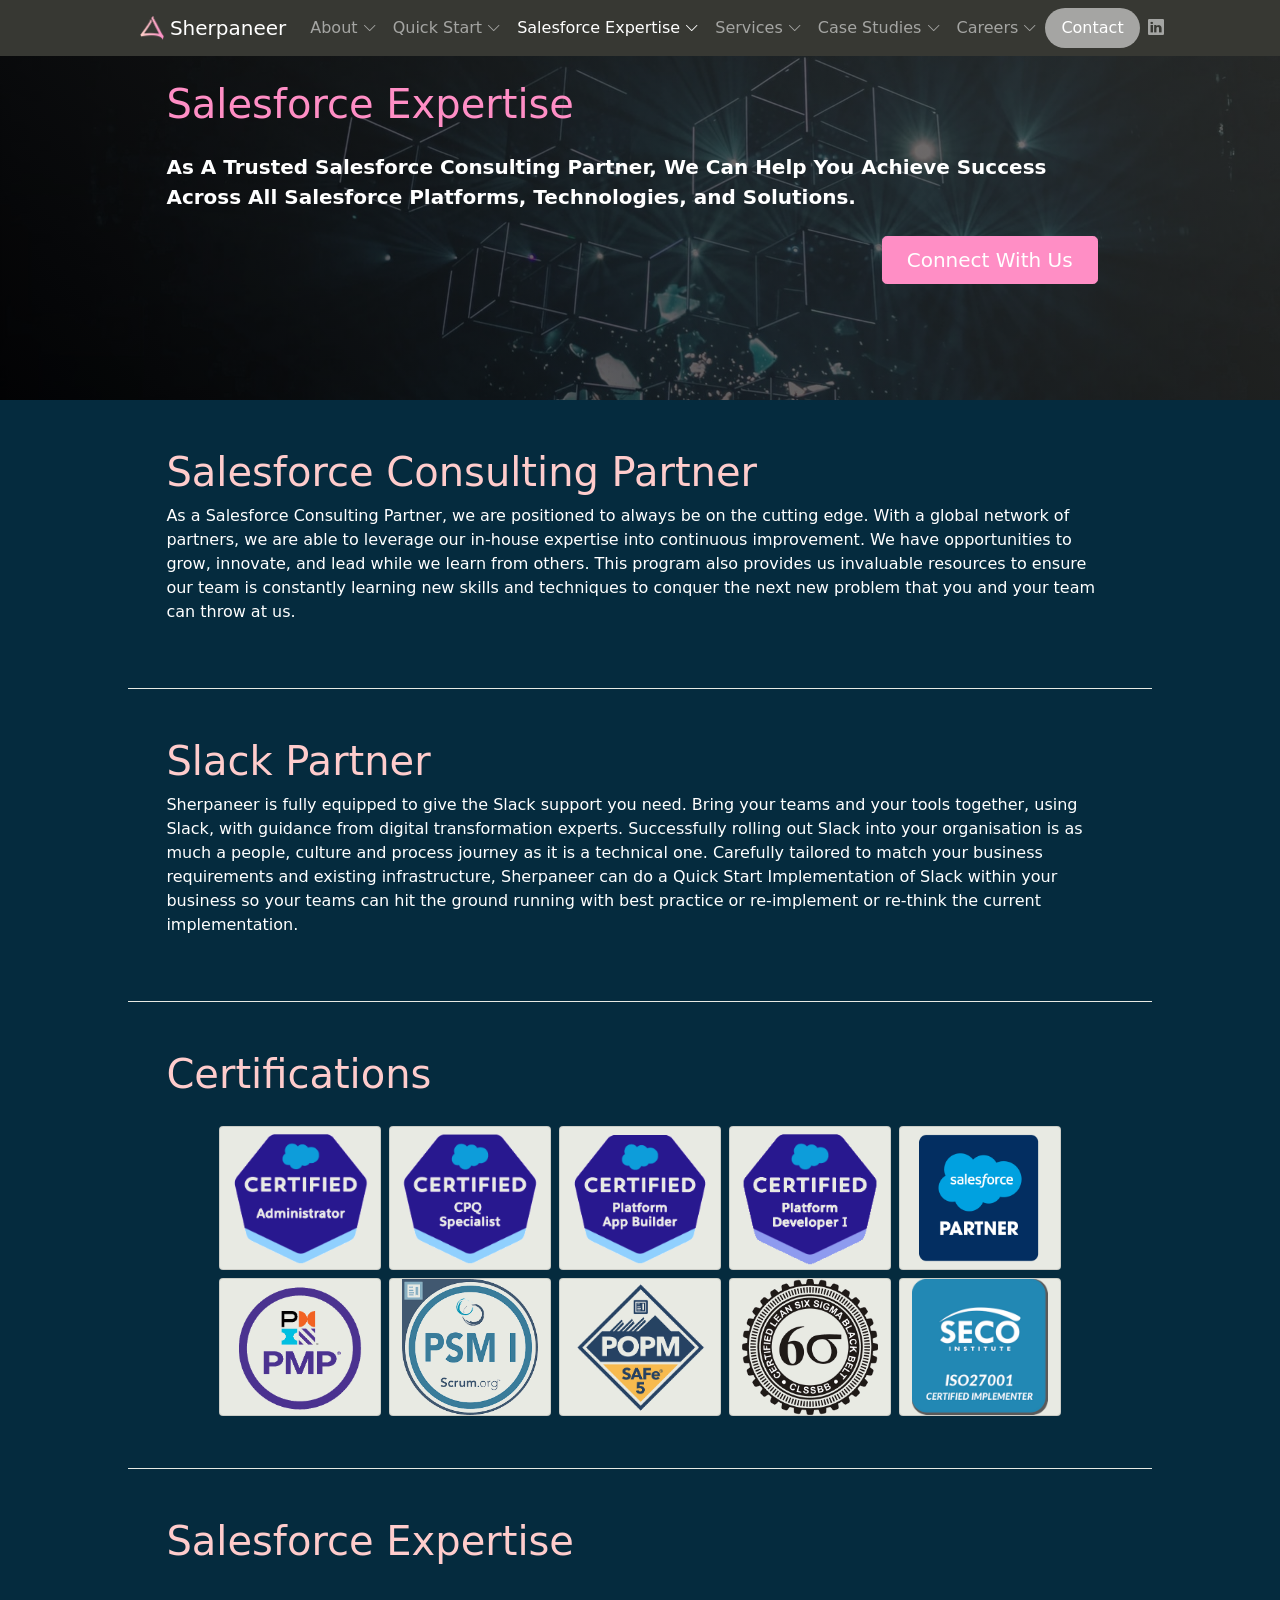
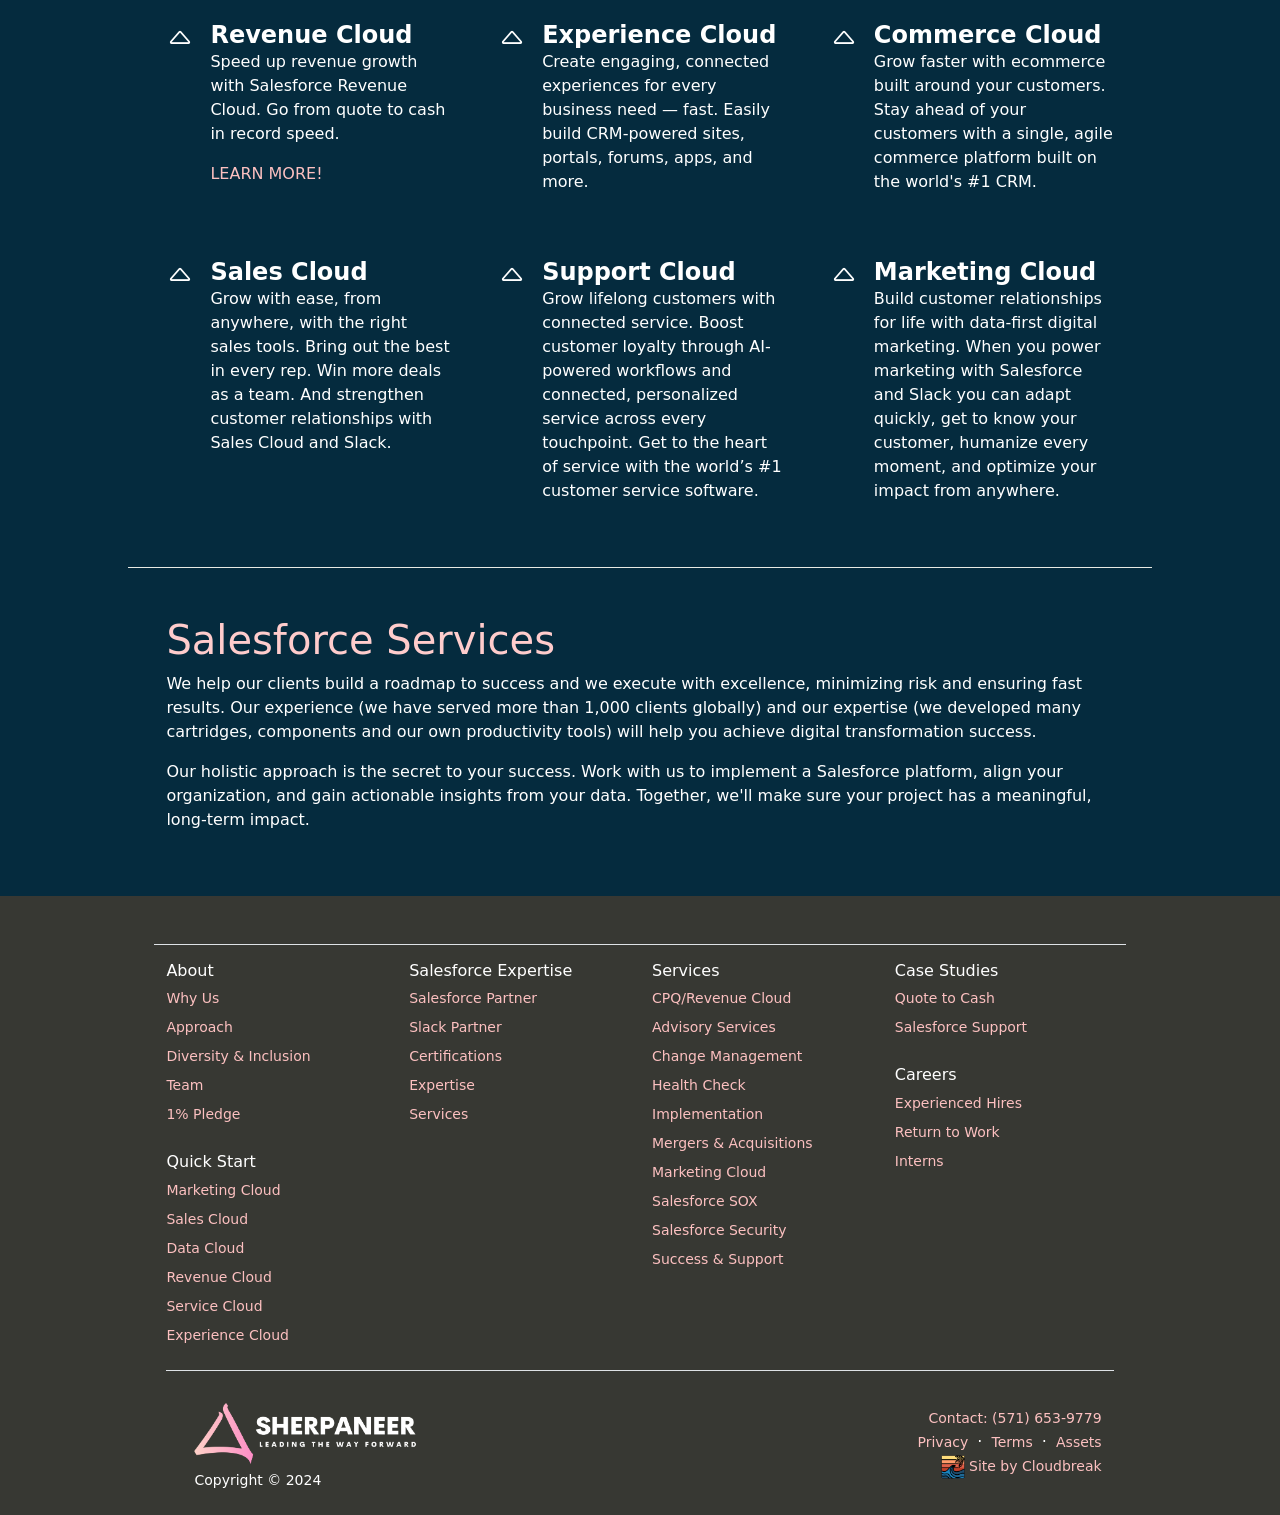
<file: salesforce.html>
<!DOCTYPE html>
<html lang="en">

<head>
    <!-- Required meta tags -->
    <meta charset="utf-8" />
    <meta name="viewport" content="width=device-width, initial-scale=1" />
    <link rel="icon" type="image/x-icon" href="img/icon_logo.ico" />

    <meta name="thumbnail" content="http://www.sherpaneer.com/img/logo-black-text.png" />
    <meta name="description" content="Sherpaneer, Leading the Way Forward. Your one stop shop for Salesforce Consulting.">
    <meta name="keywords" content="Sherpaneer, Salesforce, Salesforce Implementation, Salesforce Consulting, Salesforce Consultant, CPQ, CPQ Implementation, CPQ Consulting, CPQ Consulant">

    <meta property="og:image" content="https://www.sherpaneer.com/img/logo-black-text.png">
    <meta property="og:description" content="Sherpaneer, Leading the Way Forward. Your one stop shop for Salesforce Consulting.">
    <meta property="og:title" content="Leading The Way Forward.">


    <link href="css/bootstrap.min.css" rel="stylesheet" />
    <link href="css/style.css" rel="stylesheet" />

    <link href="https://cdn.jsdelivr.net/npm/bootstrap-icons@1.5.0/font/bootstrap-icons.css" rel="stylesheet" />

    <title>Sherpaneer | Salesforce Expertise</title>
</head>

<body>
    <!-- Navigation Bar for Mobile -->
    <div class="d-lg-none">
        <nav class="navbar navbar-expand-lg navbar-dark bg-dark fixed-top">
            <div class="container sherparow">
                <a class="navbar-brand" href="index.html"><img src="img/icon_logo.png" alt="" height="24" class="d-inline-block align-text-top" /> Sherpaneer
                </a>
                <button class="navbar-toggler" type="button" data-bs-toggle="collapse" data-bs-target="#navbarSupportedContentMobile" aria-controls="navbarSupportedContentMobile" aria-expanded="false" aria-label="Toggle navigation">
      <span class="navbar-toggler-icon"></span>
    </button>
                <div class="collapse navbar-collapse d-lg-none" id="navbarSupportedContentMobile">
                    <ul class="navbar-nav me-auto mb-2 mb-lg-0 text-center">
                        <li class="nav-item">
                            <a class="nav-link" aria-current="page" href="index.html">About</a>
                        </li>
                        <li class="nav-item">
                            <a class="nav-link active" aria-current="page" href="salesforce.html">Salesforce Expertise</a>
                        </li>
                        <li class="nav-item">
                            <a class="nav-link" aria-current="page" href="services.html">Services</a>
                        </li>
                        <li class="nav-item">
                            <a class="nav-link" aria-current="page" href="studies.html">Case Studies</a>
                        </li>
                        <li class="nav-item">
                            <a class="nav-link" aria-current="page" href="careers.html">Careers</a>
                        </li>
                        <li class="nav-item nav-special">
                            <a class="nav-link-special active" aria-current="page" href="https://us14.list-manage.com/contact-form?u=d234726d802adbb5e2358ac15&form_id=4d6515905cd5c66957dbde93cd9eaca3" target="_blank">Contact</a>
                        </li>
                    </ul>
                </div>
            </div>
        </nav>
    </div>

    <!-- Navigation Bar for Web -->
    <div class="d-none d-lg-flex">
        <nav class="navbar navbar-expand-lg navbar-dark bg-dark fixed-top">
            <div class="container sherparow">
                <a class="navbar-brand" href="index.html"><img src="img/icon_logo.png" alt="" height="24" class="d-inline-block align-text-top" /> Sherpaneer
                </a>
                <button class="navbar-toggler" type="button" data-bs-toggle="collapse" data-bs-target="#navbarSupportedContent" aria-controls="navbarSupportedContent" aria-expanded="false" aria-label="Toggle navigation">
          <span class="navbar-toggler-icon"></span>
        </button>
                <div class="collapse navbar-collapse" id="navbarSupportedContent">
                    <ul class="navbar-nav ms-auto mb-2 mb-lg-0">
                        <li class="nav-item dropdown">
                            <a class="nav-link dropdown-toggle" id="navbarDropdownAbout" href="#" role="button" data-bs-toggle="dropdown" aria-expanded="false">About <i class="small bi bi-chevron-down"></i></a>
                            <ul class="dropdown-menu dropdown-menu-end" aria-labelledby="navbarDropdownAbout">
                                <li>
                                    <a href="index.html#top" class="dropdown-item">Why Us</a>
                                </li>
                                <li>
                                    <a href="index.html#approach" class="dropdown-item">Approach</a>
                                </li>
                                <li>
                                    <a href="index.html#inclusion" class="dropdown-item">Diversity &amp; Inclusion</a>
                                </li>
                                <li>
                                    <a href="index.html#team" class="dropdown-item">Team</a>
                                </li>
                                <li>
                                    <a href="index.html#pledge" class="dropdown-item">1% Pledge</a>
                                </li>
                            </ul>
                        </li>
                        <li class="nav-item dropdown">
                            <a class="nav-link dropdown-toggle" id="navbarDropdownAbout" href="#" role="button" data-bs-toggle="dropdown" aria-expanded="false">Quick Start <i class="small bi bi-chevron-down"></i></a>
                            <ul class="dropdown-menu dropdown-menu-end" aria-labelledby="navbarDropdownAbout">
                                <li>
                                    <a href="quickstart.html#top" class="dropdown-item">Quick Start</a>
                                </li>
                                <li>
                                    <a href="quickstart.html#mcloud" class="dropdown-item">Marketing Cloud</a>
                                </li>
                                <li>
                                    <a href="quickstart.html#scloud" class="dropdown-item">Sales Cloud</a>
                                </li>
                                <li>
                                    <a href="quickstart.html#dcloud" class="dropdown-item">Data Cloud</a>
                                </li>
                                <li>
                                    <a href="quickstart.html#rcloud" class="dropdown-item">Revenue Cloud</a>
                                </li>
                                <li>
                                    <a href="quickstart.html#svcloud" class="dropdown-item">Service Cloud</a>
                                </li>
                                <li>
                                    <a href="quickstart.html#ecloud" class="dropdown-item">Experience Cloud</a>
                                </li>
                            </ul>
                        </li>
                        <li class="nav-item dropdown">
                            <a class="nav-link dropdown-toggle active" id="navbarDropdownExpert" href="#" role="button" data-bs-toggle="dropdown" aria-expanded="false">Salesforce Expertise <i class="small bi bi-chevron-down"></i></a>
                            <ul class="dropdown-menu dropdown-menu-end" aria-labelledby="navbarDropdownExpert">
                                <li>
                                    <a href="salesforce.html#top" class="dropdown-item">Salesforce Partner</a>
                                </li>
                                <li>
                                    <a href="salesforce.html#slack" class="dropdown-item">Slack Partner</a>
                                </li>
                                <li>
                                    <a href="salesforce.html#certs" class="dropdown-item">Certifications</a>
                                </li>
                                <li>
                                    <a href="salesforce.html#expertise" class="dropdown-item">Expertise</a>
                                </li>
                                <li>
                                    <a href="salesforce.html#services" class="dropdown-item">Services</a>
                                </li>
                            </ul>
                        </li>
                        <li class="nav-item dropdown">
                            <a class="nav-link dropdown-toggle" id="navbarDropdownService" href="#" role="button" data-bs-toggle="dropdown" aria-expanded="false">Services <i class="small bi bi-chevron-down"></i></a>
                            <ul class="dropdown-menu dropdown-menu-end" aria-labelledby="navbarDropdownService">
                                <li>
                                    <a href="services.html#top" class="dropdown-item">CPQ/Revenue Cloud</a>
                                </li>
                                <li>
                                    <a href="services.html#advisory" class="dropdown-item">Advisory Services</a>
                                </li>
                                <li>
                                    <a href="services.html#cm" class="dropdown-item">Change Management</a>
                                </li>
                                <li>
                                    <a href="services.html#health" class="dropdown-item">Health Check</a>
                                </li>
                                <li>
                                    <a href="services.html#implement" class="dropdown-item">Implementation</a>
                                </li>
                                <li>
                                    <a href="services.html#marketingcloud" class="dropdown-item">Marketing Cloud</a>
                                </li>
                                <li>
                                    <a href="services.html#manda" class="dropdown-item">Mergers &amp; Acquisitions</a>
                                </li>
                                <!-- <li>
                                    <a href="services.html#quickstart" class="dropdown-item">Quick Start</a>
                                </li> -->
                                <li>
                                    <a href="services.html#sox" class="dropdown-item">Salesforce SOX</a>
                                </li>
                                <li>
                                    <a href="services.html#sfsecurity" class="dropdown-item">Salesforce Security</a>
                                </li>
                                <li>
                                    <a href="services.html#support" class="dropdown-item">Success &amp; Support</a>
                                </li>
                            </ul>
                        </li>
                        <li class="nav-item dropdown">
                            <a class="nav-link dropdown-toggle" id="navbarDropdownStudy" href="#" role="button" data-bs-toggle="dropdown" aria-expanded="false">Case Studies <i class="small bi bi-chevron-down"></i></a>
                            <ul class="dropdown-menu dropdown-menu-end" aria-labelledby="navbarDropdownStudy">
                                <li>
                                    <a href="studies.html#top" class="dropdown-item">Quote to Cash</a>
                                </li>
                                <li>
                                    <a href="studies.html#case2" class="dropdown-item">Salesforce Support</a>
                                </li>
                            </ul>
                        </li>
                        <li class="nav-item dropdown">
                            <a class="nav-link dropdown-toggle" id="navbarDropdownCareer" href="#" role="button" data-bs-toggle="dropdown" aria-expanded="false">Careers <i class="small bi bi-chevron-down"></i></a>
                            <ul class="dropdown-menu dropdown-menu-end" aria-labelledby="navbarDropdownCareer">
                                <li>
                                    <a href="careers.html#top" class="dropdown-item">Experienced Hires</a>
                                </li>
                                <li>
                                    <a href="careers.html#return" class="dropdown-item">Return to Work</a>
                                </li>
                                <li>
                                    <a href="careers.html#intern" class="dropdown-item">Interns</a>
                                </li>
                            </ul>
                        </li>
                        <li class="nav-item nav-special">
                            <a class="nav-link-special" href="https://us14.list-manage.com/contact-form?u=d234726d802adbb5e2358ac15&form_id=4d6515905cd5c66957dbde93cd9eaca3" target="_blank">
                                Contact
                            </a>
                        </li>
                        <li class="nav-item d-none d-lg-flex">
                            <a class="nav-link" href="https://www.linkedin.com/company/sherpaneer/" target="_blank">
                                <i class="bi-linkedin"></i>
                            </a>
                        </li>
                    </ul>
                </div>
            </div>
        </nav>
    </div>

    <!-- Header-->
    <header class="py-3 pb-0 mini-header experience-header">
        <div class="sherparow headsect">
            <div class="my-5 text-xl-start">
                <h1 class="py-3 pink" id="top">Salesforce Expertise</h1>
                <p class="lead mb-4 fw-bold text-white d-none d-sm-flex">
                    As A Trusted Salesforce Consulting Partner, We Can Help You Achieve Success Across All Salesforce Platforms, Technologies, and Solutions.
                </p>
                <p class="small mb-4 fw-bold text-white d-sm-none">
                    As A Trusted Salesforce Consulting Partner, We Can Help You Achieve Success Across All Salesforce Platforms, Technologies, and Solutions.
                </p>
                <div class="d-grid gap-3 d-sm-flex justify-content-end">
                    <a class="btn btn-secondary btn-lg px-4 me-sm-3" href="https://us14.list-manage.com/contact-form?u=d234726d802adbb5e2358ac15&form_id=4d6515905cd5c66957dbde93cd9eaca3" target="_blank">Connect With Us</a>
                </div>
            </div>
        </div>
    </header>

    <!-- Main Body -->
    <main>

        <!-- SECTION // SF Partner -->
        <div class="sherpablue-bg p-5">
            <div class="sherparow">
                <h1 id="partner">Salesforce Consulting Partner</h1>
                <p>
                    As a Salesforce Consulting Partner, we are positioned to always be on the cutting edge. With a global network of partners, we are able to leverage our in-house expertise into continuous improvement. We have opportunities to grow, innovate, and lead while
                    we learn from others. This program also provides us invaluable resources to ensure our team is constantly learning new skills and techniques to conquer the next new problem that you and your team can throw at us.
                </p>
            </div>
        </div>
        <div class="sherpablue-bg p-0">
            <div class="sherparow">
                <hr>
            </div>
        </div>

        <!-- SECTION // Slack -->
        <div class="sherpablue-bg p-5">
            <div class="sherparow">
                <h1 id="slack">Slack Partner</h1>
                <p>
                    Sherpaneer is fully equipped to give the Slack support you need. Bring your teams and your tools together, using Slack, with guidance from digital transformation experts. Successfully rolling out Slack into your organisation is as much a people, culture
                    and process journey as it is a technical one. Carefully tailored to match your business requirements and existing infrastructure, Sherpaneer can do a Quick Start Implementation of Slack within your business so your teams can hit the
                    ground running with best practice or re-implement or re-think the current implementation.
                </p>
            </div>
        </div>
        <div class="sherpablue-bg p-0">
            <div class="sherparow">
                <hr>
            </div>
        </div>

        <!-- SECTION // Certifications -->
        <div class="sherpablue-bg p-5">
            <div class="sherparow">
                <h1 id="certs">Certifications</h1>
                <div class="row justify-content-center text-center py-3 pb-0">
                    <div class="card m-1 col-4 col-lg-2">
                        <img src="img/badge-sf-admin.png" class="cert">
                    </div>
                    <div class="card m-1 col-4 col-lg-2">
                        <img src="img/badge-sf-cpq.png" class="cert">
                    </div>
                    <div class="card m-1 col-4 col-lg-2">
                        <img src="img/badge-sf-pab.png" class="cert">
                    </div>
                    <div class="card m-1 col-4 col-lg-2">
                        <img src="img/badge-sf-pdi.png" class="cert">
                    </div>
                    <div class="card m-1 col-4 col-lg-2">
                        <img src="img/badge-partner.png" class="cert">
                    </div>
                    <div class="card m-1 col-4 col-lg-2">
                        <img src="img/badge-pmp.png" class="cert">
                    </div>
                    <div class="card m-1 col-4 col-lg-2">
                        <img src="img/badge-psmi.png" class="cert">
                    </div>
                    <div class="card m-1 col-4 col-lg-2">
                        <img src="img/badge-popm.png" class="cert">
                    </div>
                    <div class="card m-1 col-4 col-lg-2">
                        <img src="img/badge-clssbb.png" class="cert">
                    </div>
                    <div class="card m-1 col-4 col-lg-2">
                        <img src="img/badge-iso27001.png" class="cert">
                    </div>
                </div>
            </div>
        </div>
        <div class="sherpablue-bg p-0">
            <div class="sherparow">
                <hr>
            </div>
        </div>

        <!-- SECTION // SF Expertise -->
        <div class="sherpablue-bg p-5">
            <div class="sherparow">
                <h1 id="expertise">Salesforce Expertise</h1>
                <div class="row row-cols-1 row-cols-sm-2 row-cols-md-3 row-cols-lg-3 g-5 py-5 pb-0">
                    <div class="col d-flex align-items-start">
                        <h3><i class="bi bi-caret-up text-white flex-shrink-0 me-3"></i></h3>
                        <div>
                            <h4 class="fw-bold mb-0">Revenue Cloud</h4>
                            <p class="d-none d-md-flex">
                                Speed up revenue growth with Salesforce Revenue Cloud. Go from quote to cash in record speed.
                            </p>
                            <p>
                                <a href="services.html#cpqrev">LEARN MORE!</a>
                            </p>
                        </div>
                    </div>
                    <div class="col d-flex align-items-start">
                        <h3><i class="bi bi-caret-up text-white flex-shrink-0 me-3"></i></h3>
                        <div>
                            <h4 class="fw-bold mb-0">Experience Cloud</h4>
                            <p class="d-none d-md-flex">
                                Create engaging, connected experiences for every business need — fast. Easily build CRM-powered sites, portals, forums, apps, and more.
                            </p>
                        </div>
                    </div>
                    <div class="col d-flex align-items-start">
                        <h3><i class="bi bi-caret-up text-white flex-shrink-0 me-3"></i></h3>
                        <div>
                            <h4 class="fw-bold mb-0">Commerce Cloud</h4>
                            <p class="d-none d-md-flex">
                                Grow faster with ecommerce built around your customers. Stay ahead of your customers with a single, agile commerce platform built on the world's #1 CRM.
                            </p>
                        </div>
                    </div>
                    <div class="col d-flex align-items-start">
                        <h3><i class="bi bi-caret-up text-white flex-shrink-0 me-3"></i></h3>
                        <div>
                            <h4 class="fw-bold mb-0">Sales Cloud</h4>
                            <p class="d-none d-md-flex">
                                Grow with ease, from anywhere, with the right sales tools. Bring out the best in every rep. Win more deals as a team. And strengthen customer relationships with Sales Cloud and Slack.
                            </p>
                        </div>
                    </div>
                    <div class="col d-flex align-items-start">
                        <h3><i class="bi bi-caret-up text-white flex-shrink-0 me-3"></i></h3>
                        <div>
                            <h4 class="fw-bold mb-0">Support Cloud</h4>
                            <p class="d-none d-md-flex">
                                Grow lifelong customers with connected service. Boost customer loyalty through AI-powered workflows and connected, personalized service across every touchpoint. Get to the heart of service with the world’s #1 customer service software.
                            </p>
                        </div>
                    </div>
                    <div class="col d-flex align-items-start">
                        <h3><i class="bi bi-caret-up text-white flex-shrink-0 me-3"></i></h3>
                        <div>
                            <h4 class="fw-bold mb-0">Marketing Cloud</h4>
                            <p class="d-none d-md-flex">
                                Build customer relationships for life with data-first digital marketing. When you power marketing with Salesforce and Slack you can adapt quickly, get to know your customer, humanize every moment, and optimize your impact from anywhere.
                            </p>
                        </div>
                    </div>
                </div>
            </div>
        </div>
        <div class="sherpablue-bg p-0">
            <div class="sherparow">
                <hr>
            </div>
        </div>

        <!-- SECTION // SF Services -->
        <div class="sherpablue-bg p-5">
            <div class="sherparow">
                <h1 id="services">Salesforce Services</h1>
                <p>
                    We help our clients build a roadmap to success and we execute with excellence, minimizing risk and ensuring fast results. Our experience (we have served more than 1,000 clients globally) and our expertise (we developed many cartridges, components and
                    our own productivity tools) will help you achieve digital transformation success.
                </p>
                <p>
                    Our holistic approach is the secret to your success. Work with us to implement a Salesforce platform, align your organization, and gain actionable insights from your data. Together, we'll make sure your project has a meaningful, long-term impact.
                </p>
            </div>
        </div>

        <!-- Site Map -->
        <div class="dark-bg p-5 pb-4">
            <div class="sherparow">
                <div class="row border-top py-3">
                    <div class="col small">
                        <h6>About</h6>
                        <ul class="nav flex-column">
                            <li class="nav-item mb-2">
                                <a href="index.html#whyus" class="nav-link p-0">Why Us</a>
                            </li>
                            <li class="nav-item mb-2">
                                <a href="index.html#approach" class="nav-link p-0">Approach</a>
                            </li>
                            <li class="nav-item mb-2">
                                <a href="index.html#inclusion" class="nav-link p-0">Diversity &amp; Inclusion</a>
                            </li>
                            <li class="nav-item mb-2">
                                <a href="index.html#team" class="nav-link p-0">Team</a>
                            </li>
                            <li class="nav-item mb-2">
                                <a href="index.html#pledge" class="nav-link p-0">1% Pledge</a>
                            </li>
                        </ul>
                        <h6><br>Quick Start</h6>
                        <ul class="nav flex-column">
                            <li class="nav-item mb-2">
                                <a href="quickstart.html#mcloud" class="nav-link p-0">Marketing Cloud</a>
                            </li>
                            <li class="nav-item mb-2">
                                <a href="quickstart.html#scloud" class="nav-link p-0">Sales Cloud</a>
                            </li>
                            <li class="nav-item mb-2">
                                <a href="quickstart.html#dcloud" class="nav-link p-0">Data Cloud</a>
                            </li>
                            <li class="nav-item mb-2">
                                <a href="quickstart.html#rcloud" class="nav-link p-0">Revenue Cloud</a>
                            </li>
                            <li class="nav-item mb-2">
                                <a href="quickstart.html#svcloud" class="nav-link p-0">Service Cloud</a>
                            </li>
                            <li class="nav-item mb-2">
                                <a href="quickstart.html#ecloud" class="nav-link p-0">Experience Cloud</a>
                            </li>
                        </ul>
                    </div>
                    <div class="col small">
                        <h6>Salesforce Expertise</h6>
                        <ul class="nav flex-column">
                            <li class="nav-item mb-2">
                                <a href="salesforce.html#partner" class="nav-link p-0">Salesforce Partner</a>
                            </li>
                            <li class="nav-item mb-2">
                                <a href="salesforce.html#slack" class="nav-link p-0">Slack Partner</a>
                            </li>
                            <li class="nav-item mb-2">
                                <a href="salesforce.html#certs" class="nav-link p-0">Certifications</a>
                            </li>
                            <li class="nav-item mb-2">
                                <a href="salesforce.html#expertise" class="nav-link p-0">Expertise</a>
                            </li>
                            <li class="nav-item mb-2">
                                <a href="salesforce.html#services" class="nav-link p-0">Services</a>
                            </li>
                        </ul>
                    </div>
                    <div class="col small">
                        <h6>Services</h6>
                        <ul class="nav flex-column">
                            <li class="nav-item mb-2">
                                <a href="services.html#cpqrev" class="nav-link p-0">CPQ/Revenue Cloud</a>
                            </li>
                            <li class="nav-item mb-2">
                                <a href="services.html#advisory" class="nav-link p-0">Advisory Services</a>
                            </li>
                            <li class="nav-item mb-2">
                                <a href="services.html#cm" class="nav-link p-0">Change Management</a>
                            </li>
                            <li class="nav-item mb-2">
                                <a href="services.html#health" class="nav-link p-0">Health Check</a>
                            </li>
                            <li class="nav-item mb-2">
                                <a href="services.html#implement" class="nav-link p-0">Implementation</a>
                            </li>
                            <li class="nav-item mb-2">
                                <a href="services.html#manda" class="nav-link p-0">Mergers &amp; Acquisitions</a>
                            </li>
                            <li class="nav-item mb-2">
                                <a href="services.html#marketingcloud" class="nav-link p-0">Marketing Cloud</a>
                            </li>
                            <!-- <li class="nav-item mb-2">
                                        <a href="services.html#quickstart" class="nav-link p-0">Quick Start</a>
                                    </li> -->
                            <li class="nav-item mb-2">
                                <a href="services.html#sox" class="nav-link p-0">Salesforce SOX</a>
                            </li>
                            <li class="nav-item mb-2">
                                <a href="services.html#sfsecurity" class="nav-link p-0">Salesforce Security</a>
                            </li>
                            <li class="nav-item mb-2">
                                <a href="services.html#support" class="nav-link p-0">Success &amp; Support</a>
                            </li>
                        </ul>
                    </div>
                    <div class="col small">
                        <h6>Case Studies</h6>
                        <ul class="nav flex-column">
                            <li class="nav-item mb-2">
                                <a href="studies.html#case1" class="nav-link p-0">Quote to Cash</a>
                            </li>
                            <li class="nav-item mb-2">
                                <a href="studies.html#case2" class="nav-link p-0">Salesforce Support</a>
                            </li>
                        </ul>
                        <h6><br />Careers</h6>
                        <ul class="nav flex-column">
                            <li class="nav-item mb-2">
                                <a href="careers.html#exp" class="nav-link p-0">Experienced Hires</a>
                            </li>
                            <li class="nav-item mb-2">
                                <a href="careers.html#return" class="nav-link p-0">Return to Work</a>
                            </li>
                            <li class="nav-item mb-2">
                                <a href="careers.html#intern" class="nav-link p-0">Interns</a>
                            </li>
                        </ul>
                    </div>
                </div>
                <!-- Footer -->
                <footer>
                    <div class="pt-4 mt-auto border-top">
                        <div class="container">
                            <div class="row align-items-center justify-content-between flex-column flex-sm-row">
                                <div class="col">
                                    <a href="index.html"><img src="img/full_logo.png" style="height: 75px" /></a>
                                    <div class="small m-0 text-white small text-start px-3">
                                        Copyright &copy; 2024
                                    </div>
                                </div>
                                <div class="col-auto text-end">
                                    <a class="small" href="tel:+5716539779">Contact: (571) 653-9779</a><br>
                                    <a class="small" href="https://www.privacypolicygenerator.info/live.php?token=EvFGcDycAYOTXIfF3PYM4jE8K0Vm0UhL" target="blank">Privacy</a>
                                    <span class="text-white mx-1">&middot;</span>
                                    <a class="small" href="https://www.privacypolicies.com/live/56dd2d23-2df3-41c7-bad6-c53632ff351d" target="blank">Terms</a>
                                    <span class="text-white mx-1">&middot;</span>
                                    <a class="small" href="#">Assets</a>
                                    <br />
                                    <a class="small" href="https://www.cloudbrk.io"><img src="img/cloudbrk_small.png" style="height: 1.5rem" /> Site by Cloudbreak</a>
                                </div>
                            </div>
                        </div>
                    </div>
                </footer>
            </div>
        </div>
    </main>
    <script src="js/bootstrap.bundle.min.js"></script>
</body>

</html>
</file>
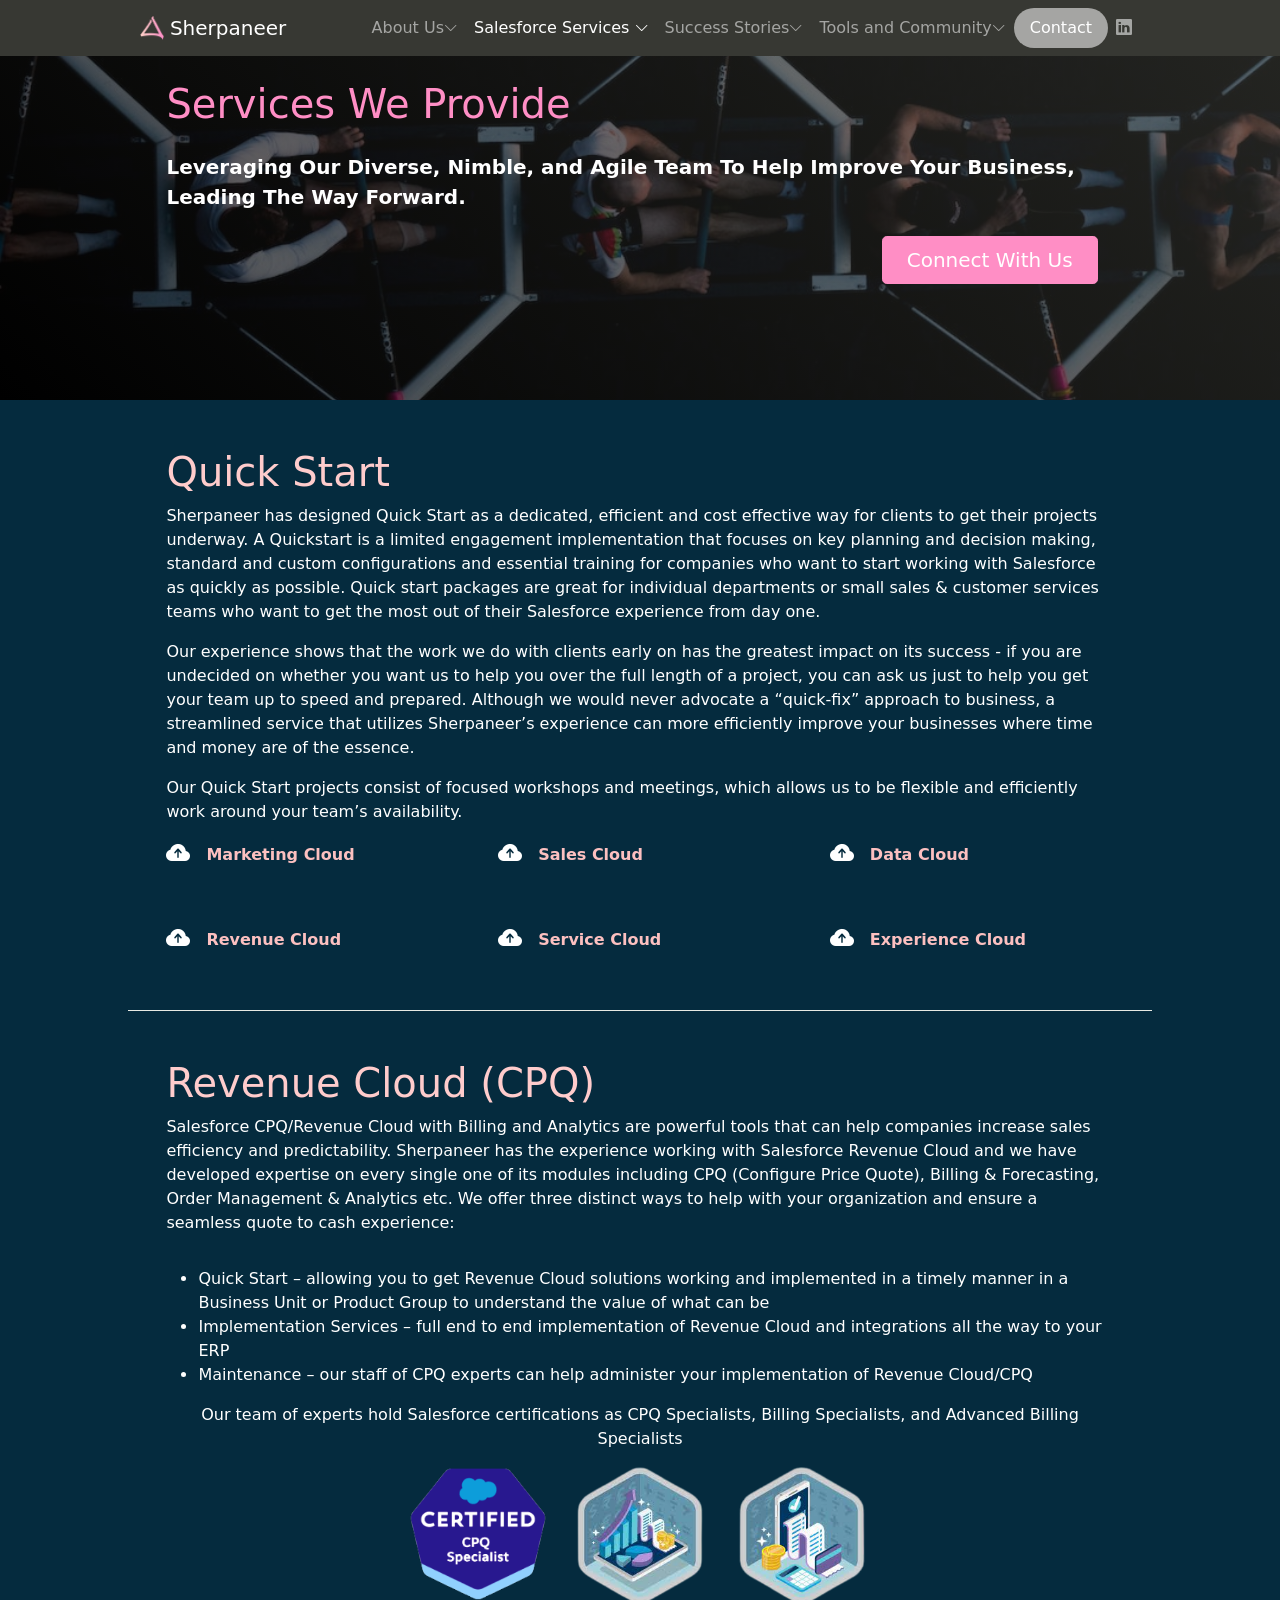
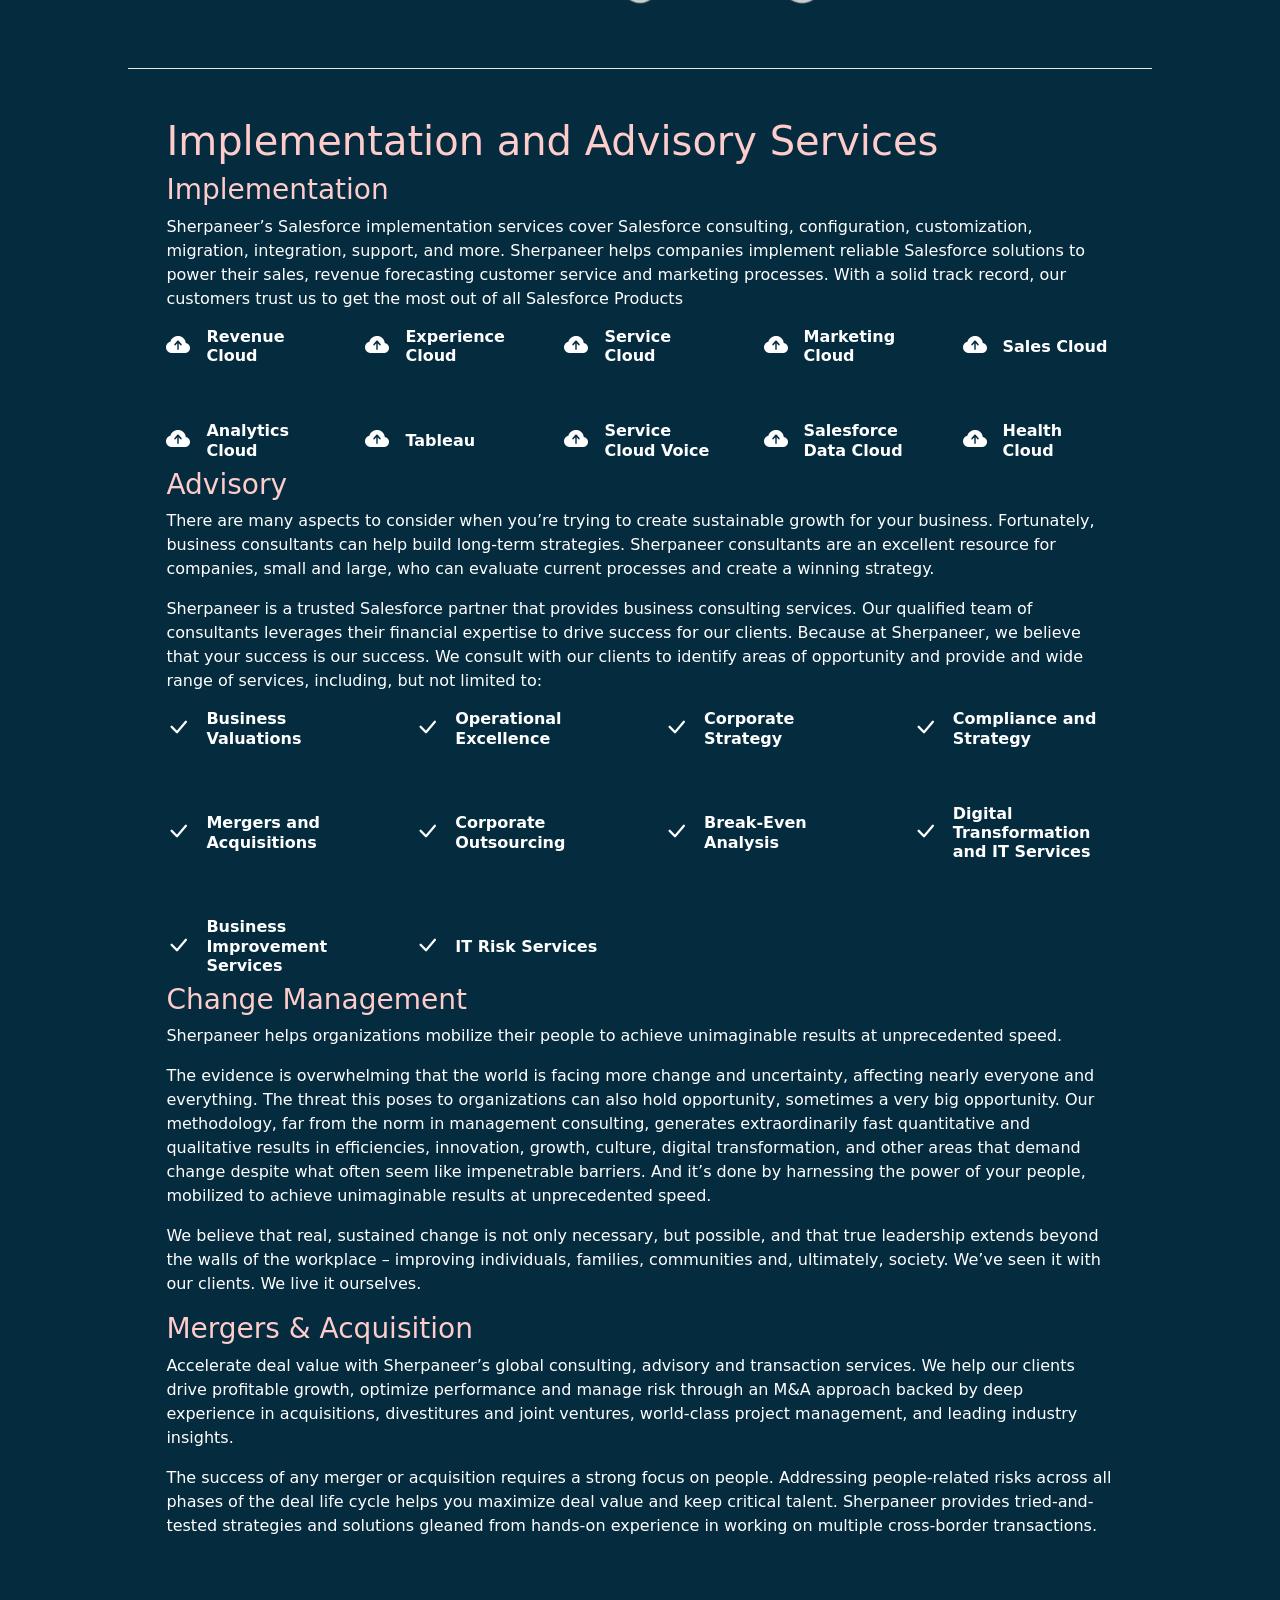
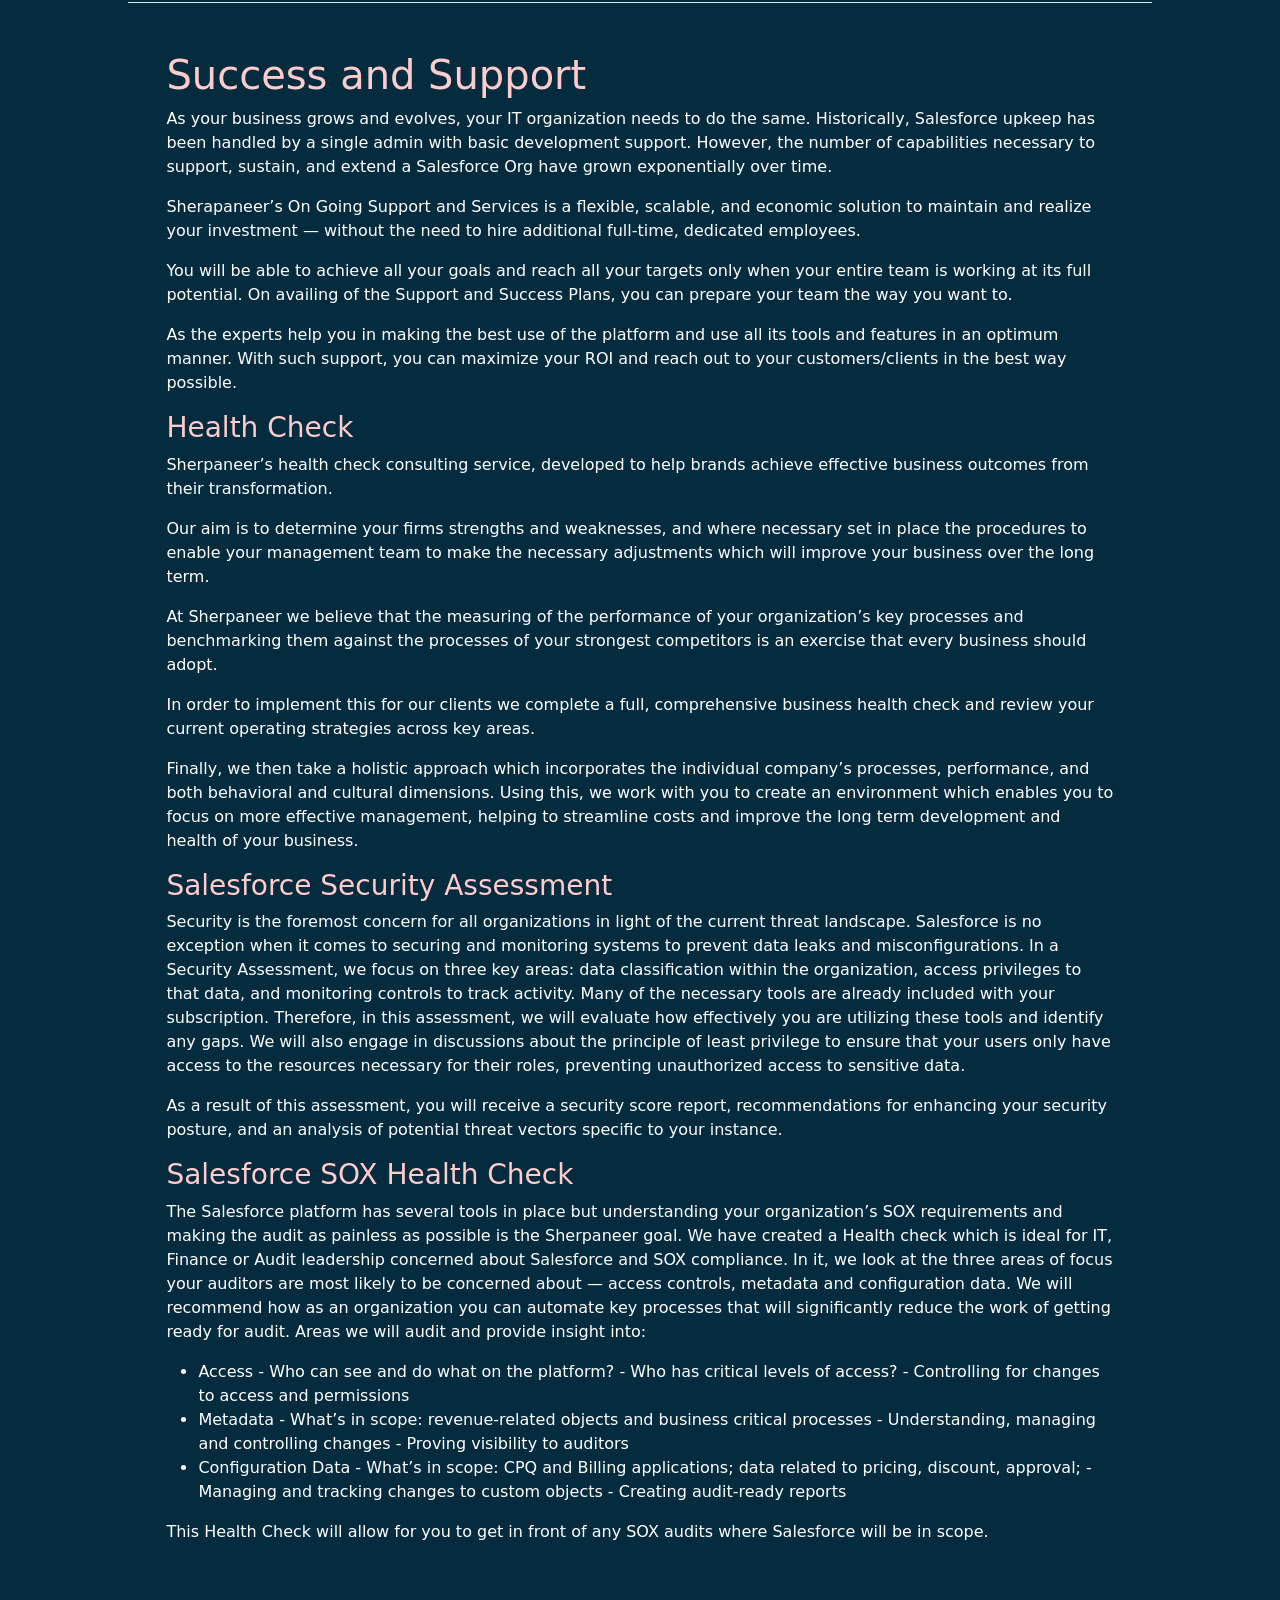
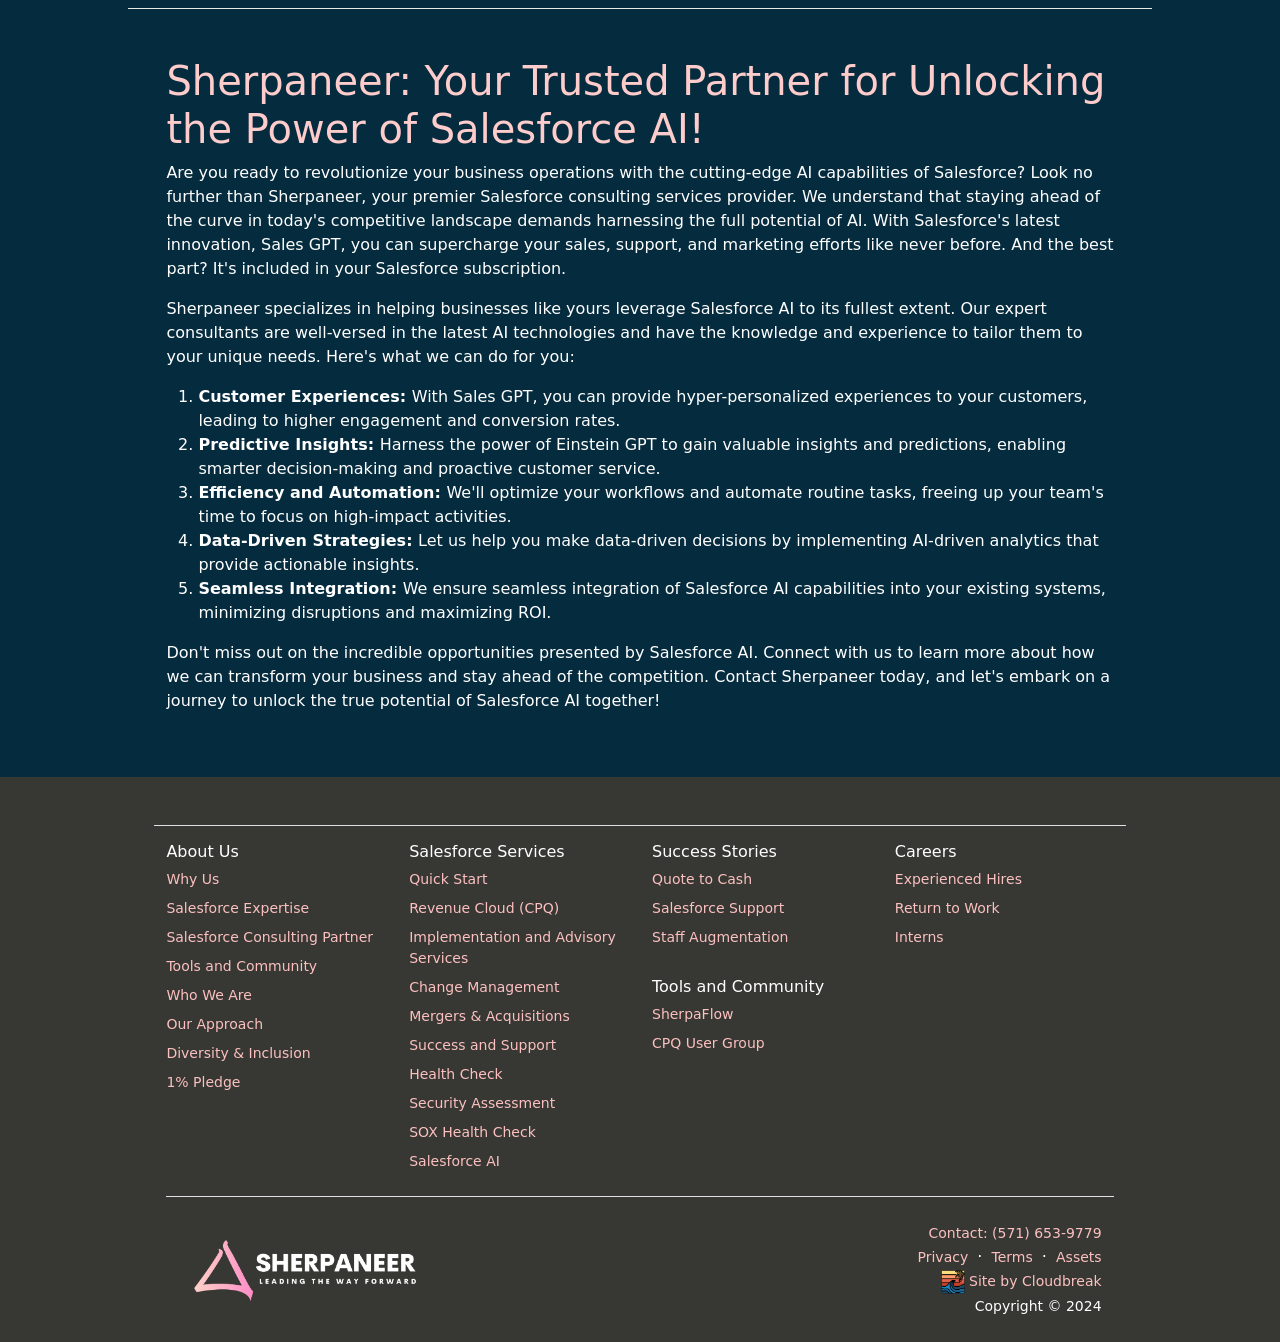
<file: services.html>
<!DOCTYPE html>
<html lang="en">

<head>
    <!-- Required meta tags -->
    <meta charset="utf-8" />
    <meta name="viewport" content="width=device-width, initial-scale=1" />
    <link rel="icon" type="image/x-icon" href="img/icon_logo.ico" />

    <meta name="thumbnail" content="http://www.sherpaneer.com/img/logo-black-text.png" />
    <meta name="description" content="Sherpaneer, Leading the Way Forward. Your one stop shop for Salesforce Consulting.">
    <meta name="keywords" content="Sherpaneer, Salesforce, Salesforce Implementation, Salesforce Consulting, Salesforce Consultant, CPQ, CPQ Implementation, CPQ Consulting, CPQ Consulant">

    <meta property="og:image" content="https://www.sherpaneer.com/img/logo-black-text.png">
    <meta property="og:description" content="Sherpaneer, Leading the Way Forward. Your one stop shop for Salesforce Consulting.">
    <meta property="og:title" content="Leading The Way Forward.">


    <link href="css/bootstrap.min.css" rel="stylesheet" />
    <link href="css/style.css" rel="stylesheet" />

    <link href="https://cdn.jsdelivr.net/npm/bootstrap-icons@1.5.0/font/bootstrap-icons.css" rel="stylesheet" />

    <title>Sherpaneer | Services</title>
</head>

<body>
    <!-- Navigation Bar for Mobile -->
    <div class="d-lg-none">
        <nav class="navbar navbar-expand-lg navbar-dark bg-dark fixed-top">
            <div class="container sherparow">
                <a class="navbar-brand" href="index.html"><img src="img/icon_logo.png" alt="" height="24" class="d-inline-block align-text-top" /> Sherpaneer
                </a>
                <button class="navbar-toggler" type="button" data-bs-toggle="collapse" data-bs-target="#navbarSupportedContentMobile" aria-controls="navbarSupportedContentMobile" aria-expanded="false" aria-label="Toggle navigation">
                    <span class="navbar-toggler-icon"></span>
                    </button>
                <div class="collapse navbar-collapse d-lg-none" id="navbarSupportedContentMobile">
                    <ul class="navbar-nav me-auto mb-2 mb-lg-0 text-center">
                        <li class="nav-item">
                            <a class="nav-link" aria-current="page" href="index.html">About Us</a>
                        </li>
                        <li class="nav-item">
                            <a class="nav-link" aria-current="page" href="services.html">Salesforce Services</a>
                        </li>
                        <li class="nav-item">
                            <a class="nav-link" aria-current="page" href="studies.html">Success Stories</a>
                        </li>
                        <li class="nav-item nav-special">
                            <a class="nav-link-special active" aria-current="page" href="#" data-bs-toggle="modal" data-bs-target="#contactModal">
                                Contact
                            </a>
                        </li>
                    </ul>
                </div>
            </div>
        </nav>
    </div>

    <!-- Navigation Bar for Web -->
    <div class="d-none d-lg-flex">
        <nav class="navbar navbar-expand-lg navbar-dark bg-dark fixed-top">
            <div class="container sherparow">
                <a class="navbar-brand" href="index.html"><img src="img/icon_logo.png" alt="" height="24" class="d-inline-block align-text-top" /> Sherpaneer
                </a>
                <button class="navbar-toggler" type="button" data-bs-toggle="collapse" data-bs-target="#navbarSupportedContent" aria-controls="navbarSupportedContent" aria-expanded="false" aria-label="Toggle navigation">
          <span class="navbar-toggler-icon"></span>
        </button>
                <div class="collapse navbar-collapse" id="navbarSupportedContent">
                    <ul class="navbar-nav ms-auto mb-2 mb-lg-0">
                        <li class="nav-item dropdown">
                            <a class="nav-link dropdown-toggle" id="navbarDropdownAbout" href="#" role="button" data-bs-toggle="dropdown" aria-expanded="false">About Us<i class="small bi bi-chevron-down"></i></a>
                            <ul class="dropdown-menu dropdown-menu-end" aria-labelledby="navbarDropdownAbout">
                                <li>
                                    <a href="index.html#whyus" class="dropdown-item">Why Us</a>
                                </li>
                                <li>
                                    <a href="index.html#expertise" class="dropdown-item">Salesforce Expertise</a>
                                </li>
                                <li>
                                    <a href="index.html#team" class="dropdown-item">Who We Are</a>
                                </li>
                            </ul>
                        </li>
                        <li class="nav-item dropdown">
                            <a class="nav-link dropdown-toggle active" id="navbarDropdownService" href="#" role="button" data-bs-toggle="dropdown" aria-expanded="false">Salesforce Services <i class="small bi bi-chevron-down"></i></a>
                            <ul class="dropdown-menu dropdown-menu-end" aria-labelledby="navbarDropdownService">
                                <li>
                                    <a href="services.html#quickstart" class="dropdown-item">Quick Start</a>
                                </li>
                                <li>
                                    <a href="services.html#cpqrev" class="dropdown-item">Revenue Cloud (CPQ)</a>
                                </li>
                                <li>
                                    <a href="services.html#advisory" class="dropdown-item">Implementation and Advisory Services</a>
                                </li>
                                <li>
                                    <a href="services.html#support" class="dropdown-item">Success and Support</a>
                                </li>
                                <li>
                                    <a href="services.html#sfai" class="dropdown-item">Salesforce AI</a>
                                </li>
                            </ul>
                        </li>
                        <li class="nav-item dropdown">
                            <a class="nav-link dropdown-toggle" id="navbarDropdownStudy" href="#" role="button" data-bs-toggle="dropdown" aria-expanded="false">Success Stories<i class="small bi bi-chevron-down"></i></a>
                            <ul class="dropdown-menu dropdown-menu-end" aria-labelledby="navbarDropdownStudy">
                                <li>
                                    <a href="studies.html#top" class="dropdown-item">Quote to Cash</a>
                                </li>
                                <li>
                                    <a href="studies.html#case2" class="dropdown-item">Salesforce Support</a>
                                </li>
                                <li>
                                    <a href="studies.html#case3" class="dropdown-item">Staff Augmentation</a>
                                </li>
                            </ul>
                        </li>
                        <li class="nav-item dropdown">
                            <a class="nav-link dropdown-toggle" id="navbarDropdownStudy" href="#" role="button" data-bs-toggle="dropdown" aria-expanded="false">Tools and Community<i class="small bi bi-chevron-down"></i></a>
                            <ul class="dropdown-menu dropdown-menu-end" aria-labelledby="navbarDropdownStudy">
                                <li>
                                    <a href="sherpaflow.html" class="dropdown-item">SherpaFlow</a>
                                </li>
                                <li>
                                    <a href="https://appexchange.salesforce.com/appxConsultingListingDetail?listingId=44afc148-60d6-416d-a673-d0b22499330e" target="_blank" class="dropdown-item">CPQ User Group</a>
                                </li>
                            </ul>
                        </li>
                        <li class="nav-item nav-special">
                            <a class="nav-link-special" aria-current="page" href="#" data-bs-toggle="modal" data-bs-target="#contactModal">
                                Contact
                            </a>
                        </li>
                        <li class="nav-item d-none d-lg-flex">
                            <a class="nav-link" href="https://www.linkedin.com/company/sherpaneer/" target="_blank">
                                <i class="bi-linkedin"></i>
                            </a>
                        </li>
                    </ul>
                </div>
            </div>
        </nav>
    </div>

    <!-- Header-->
    <header class="py-3 pb-0 mini-header services-header">
        <div class="sherparow headsect">
            <div class="my-5 text-xl-start">
                <h1 class="py-3 pink" id="top">Services We Provide</h1>
                <p class="lead mb-4 fw-bold text-white d-none d-sm-flex">
                    Leveraging Our Diverse, Nimble, and Agile Team To Help Improve Your Business, Leading The Way Forward.
                </p>
                <p class="small mb-4 fw-bold text-white d-sm-none">
                    Leveraging Our Diverse, Nimble, and Agile Team To Help Improve Your Business, Leading The Way Forward.
                </p>
                <div class="d-grid gap-3 d-sm-flex justify-content-end">
                    <a class="btn btn-secondary btn-lg px-4 me-sm-3" aria-current="page" href="#" data-bs-toggle="modal" data-bs-target="#contactModal">Connect With Us</a>
                </div>
            </div>
        </div>
    </header>

    <!-- Main Body -->
    <main>
        <!-- SECTION // Quick Start -->
        <div class="sherpablue-bg p-5">
            <div class="sherparow">
                <h1 id="quickstart">Quick Start</h1>
                <p>
                    Sherpaneer has designed Quick Start as a dedicated, efficient and cost effective way for clients to get their projects underway. A Quickstart is a limited engagement implementation that focuses on key planning and decision making, standard and custom
                    configurations and essential training for companies who want to start working with Salesforce as quickly as possible. Quick start packages are great for individual departments or small sales & customer services teams who want to get
                    the most out of their Salesforce experience from day one.
                </p>
                <p>
                    Our experience shows that the work we do with clients early on has the greatest impact on its success - if you are undecided on whether you want us to help you over the full length of a project, you can ask us just to help you get your team up to speed
                    and prepared. Although we would never advocate a “quick-fix” approach to business, a streamlined service that utilizes Sherpaneer’s experience can more efficiently improve your businesses where time and money are of the essence.
                </p>
                <p>
                    Our Quick Start projects consist of focused workshops and meetings, which allows us to be flexible and efficiently work around your team’s availability.
                </p>
                <div class="row  g-5 py-0 pb-0">
                    <div class="col-sm-4 d-flex align-items-center mb-0">
                        <h4><i class="bi bi-cloud-arrow-up-fill  flex-shrink-0 me-3"></i></h4>
                        <a aria-current="page" href="#" data-bs-toggle="modal" data-bs-target="#qsmcModal">
                            <div>
                                <h6 class="fw-bold">Marketing Cloud</h6>
                            </div>
                        </a>
                    </div>
                    <div class="col-sm-4 d-flex align-items-center">
                        <h4><i class="bi bi-cloud-arrow-up-fill  flex-shrink-0 me-3"></i></h4>
                        <a aria-current="page" href="#" data-bs-toggle="modal" data-bs-target="#qsscModal">
                            <div>
                                <h6 class="fw-bold">Sales Cloud</h6>
                            </div>
                        </a>
                    </div>
                    <div class="col-sm-4 d-flex align-items-center">
                        <h4><i class="bi bi-cloud-arrow-up-fill  flex-shrink-0 me-3"></i></h4>
                        <a aria-current="page" href="#" data-bs-toggle="modal" data-bs-target="#qsdcModal">
                            <div>
                                <h6 class="fw-bold">Data Cloud</h6>
                            </div>
                        </a>
                    </div>
                    <div class="col-sm-4 d-flex align-items-center">
                        <h4><i class="bi bi-cloud-arrow-up-fill  flex-shrink-0 me-3"></i></h4>
                        <a aria-current="page" href="#" data-bs-toggle="modal" data-bs-target="#qsrcModal">
                            <div>
                                <h6 class="fw-bold">Revenue Cloud</h6>
                            </div>
                        </a>
                    </div>
                    <div class="col-sm-4 d-flex align-items-center">
                        <h4><i class="bi bi-cloud-arrow-up-fill  flex-shrink-0 me-3"></i></h4>
                        <a aria-current="page" href="#" data-bs-toggle="modal" data-bs-target="#qssvcModal">
                            <div>
                                <h6 class="fw-bold">Service Cloud</h6>
                            </div>
                        </a>
                    </div>
                    <div class="col-sm-4 d-flex align-items-center">
                        <h4><i class="bi bi-cloud-arrow-up-fill  flex-shrink-0 me-3"></i></h4>
                        <a aria-current="page" href="#" data-bs-toggle="modal" data-bs-target="#qsecModal">
                            <div>
                                <h6 class="fw-bold">Experience Cloud</h6>
                            </div>
                        </a>
                    </div>
                </div>
            </div>
        </div>
        <div class="sherpablue-bg p-0">
            <div class="sherparow">
                <hr>
            </div>
        </div>
        <!-- SECTION // CPQ / Revenue Cloud -->
        <div class="sherpablue-bg p-5">
            <div class="sherparow">
                <h1 id="cpqrev">Revenue Cloud (CPQ)</h1>
                <p class="d-none d-md-flex">
                    Salesforce CPQ/Revenue Cloud with Billing and Analytics are powerful tools that can help companies increase sales efficiency and predictability. Sherpaneer has the experience working with Salesforce Revenue Cloud and we have developed expertise on every
                    single one of its modules including CPQ (Configure Price Quote), Billing & Forecasting, Order Management & Analytics etc. We offer three distinct ways to help with your organization and ensure a seamless quote to cash experience:
                </p>
                <p class="d-none d-md-flex">
                    <ul>
                        <li>
                            Quick Start – allowing you to get Revenue Cloud solutions working and implemented in a timely manner in a Business Unit or Product Group to understand the value of what can be
                        </li>
                        <li>
                            Implementation Services – full end to end implementation of Revenue Cloud and integrations all the way to your ERP
                        </li>
                        <li>
                            Maintenance – our staff of CPQ experts can help administer your implementation of Revenue Cloud/CPQ
                        </li>
                    </ul>
                </p>
                <p>
                    <div class="text-center">
                        Our team of experts hold Salesforce certifications as CPQ Specialists, Billing Specialists, and Advanced Billing Specialists
                    </div>
                    <div class="row justify-content-center text-center py-3 pb-0">
                        <div class="col-6 col-md-4 col-lg-2">
                            <img src="img/certs/badge-sf-cpq.png" class="cert">
                        </div>
                        <div class="col-6 col-md-4 col-lg-2">
                            <img src="img/badge-sf-abs.jpeg" class="cert">
                        </div>
                        <div class="col-6 col-md-4 col-lg-2">
                            <img src="img/badge-sf-bs.jpeg" class="cert">
                        </div>
                    </div>
                </p>
            </div>
        </div>
        <div class="sherpablue-bg p-0">
            <div class="sherparow">
                <hr>
            </div>
        </div>
        <!-- SECTION // Implementation and Advisory Services -->
        <div class="sherpablue-bg p-5">
            <div class="sherparow">
                <h1 id="advisory">Implementation and Advisory Services</h1>
                <!-- SECTION // Implementation -->
                    <h3 id="implement">Implementation</h3>
                    <p class="d-none d-md-flex">
                        Sherpaneer’s Salesforce implementation services cover Salesforce consulting, configuration, customization, migration, integration, support, and more. Sherpaneer helps companies implement reliable Salesforce solutions to power their sales, revenue forecasting
                        customer service and marketing processes. With a solid track record, our customers trust us to get the most out of all Salesforce Products
                    </p>
                    <div class="row row-cols-2 row-cols-sm-3 row-cols-md-4 row-cols-lg-5 g-5 py-0 pb-0">
                        <div class="col d-flex align-items-center mb-0">
                            <h4><i class="bi bi-cloud-arrow-up-fill  flex-shrink-0 me-3"></i></h4>
                            <div>
                                <h6 class="fw-bold">Revenue Cloud</h6>
                            </div>
                        </div>
                        <div class="col d-flex align-items-center">
                            <h4><i class="bi bi-cloud-arrow-up-fill  flex-shrink-0 me-3"></i></h4>
                            <div>
                                <h6 class="fw-bold">Experience Cloud</h6>
                            </div>
                        </div>
                        <div class="col d-flex align-items-center">
                            <h4><i class="bi bi-cloud-arrow-up-fill  flex-shrink-0 me-3"></i></h4>
                            <div>
                                <h6 class="fw-bold">Service Cloud</h6>
                            </div>
                        </div>
                        <div class="col d-flex align-items-center">
                            <h4><i class="bi bi-cloud-arrow-up-fill  flex-shrink-0 me-3"></i></h4>
                            <div>
                                <h6 class="fw-bold">Marketing Cloud</h6>
                            </div>
                        </div>
                        <div class="col d-flex align-items-center">
                            <h4><i class="bi bi-cloud-arrow-up-fill  flex-shrink-0 me-3"></i></h4>
                            <div>
                                <h6 class="fw-bold">Sales Cloud</h6>
                            </div>
                        </div>
                        <div class="col d-flex align-items-center">
                            <h4><i class="bi bi-cloud-arrow-up-fill  flex-shrink-0 me-3"></i></h4>
                            <div>
                                <h6 class="fw-bold">Analytics Cloud</h6>
                            </div>
                        </div>
                        <div class="col d-flex align-items-center">
                            <h4><i class="bi bi-cloud-arrow-up-fill  flex-shrink-0 me-3"></i></h4>
                            <div>
                                <h6 class="fw-bold">Tableau</h6>
                            </div>
                        </div>
                        <div class="col d-flex align-items-center">
                            <h4><i class="bi bi-cloud-arrow-up-fill  flex-shrink-0 me-3"></i></h4>
                            <div>
                                <h6 class="fw-bold">Service Cloud Voice</h6>
                            </div>
                        </div>
                        <div class="col d-flex align-items-center">
                            <h4><i class="bi bi-cloud-arrow-up-fill  flex-shrink-0 me-3"></i></h4>
                            <div>
                                <h6 class="fw-bold">Salesforce Data Cloud</h6>
                            </div>
                        </div>
                        <div class="col d-flex align-items-center">
                            <h4><i class="bi bi-cloud-arrow-up-fill  flex-shrink-0 me-3"></i></h4>
                            <div>
                                <h6 class="fw-bold">Health Cloud</h6>
                            </div>
                        </div>
                    </div>
                </div>
                <!-- SUBSECTION // Advisory Services -->
                <div class="sherparow">
                    <h3 id="advisory">Advisory</h3>
                    <p class="d-none d-md-flex">
                        There are many aspects to consider when you’re trying to create sustainable growth for your business. Fortunately, business consultants can help build long-term strategies. Sherpaneer consultants are an excellent resource for companies, small and large,
                        who can evaluate current processes and create a winning strategy.
                    </p>
                    <p class="d-none d-md-flex">
                        Sherpaneer is a trusted Salesforce partner that provides business consulting services. Our qualified team of consultants leverages their financial expertise to drive success for our clients. Because at Sherpaneer, we believe that your success is our success.
                        We consult with our clients to identify areas of opportunity and provide and wide range of services, including, but not limited to:
                    </p>
                    <div class="row row-cols-2 row-cols-sm-2 row-cols-md-3 row-cols-lg-4 g-5 py-0 pb-0">
                        <div class="col d-flex align-items-center mb-0">
                            <h4><i class="bi bi-check-lg flex-shrink-0 me-3"></i></h4>
                            <div>
                                <h6 class="fw-bold">Business Valuations</h6>
                            </div>
                        </div>
                        <div class="col d-flex align-items-center">
                            <h4><i class="bi bi-check-lg flex-shrink-0 me-3"></i></h4>
                            <div>
                                <h6 class="fw-bold">Operational Excellence</h6>
                            </div>
                        </div>
                        <div class="col d-flex align-items-center mb-0">
                            <h4><i class="bi bi-check-lg flex-shrink-0 me-3"></i></h4>
                            <div>
                                <h6 class="fw-bold">Corporate Strategy</h6>
                            </div>
                        </div>
                        <div class="col d-flex align-items-center">
                            <h4><i class="bi bi-check-lg flex-shrink-0 me-3"></i></h4>
                            <div>
                                <h6 class="fw-bold">Compliance and Strategy</h6>
                            </div>
                        </div>
                        <div class="col d-flex align-items-center mb-0">
                            <h4><i class="bi bi-check-lg flex-shrink-0 me-3"></i></h4>
                            <div>
                                <h6 class="fw-bold">Mergers and Acquisitions</h6>
                            </div>
                        </div>
                        <div class="col d-flex align-items-center">
                            <h4><i class="bi bi-check-lg flex-shrink-0 me-3"></i></h4>
                            <div>
                                <h6 class="fw-bold">Corporate Outsourcing</h6>
                            </div>
                        </div>
                        <div class="col d-flex align-items-center mb-0">
                            <h4><i class="bi bi-check-lg flex-shrink-0 me-3"></i></h4>
                            <div>
                                <h6 class="fw-bold">Break-Even Analysis</h6>
                            </div>
                        </div>
                        <div class="col d-flex align-items-center">
                            <h4><i class="bi bi-check-lg flex-shrink-0 me-3"></i></h4>
                            <div>
                                <h6 class="fw-bold">Digital Transformation and IT Services</h6>
                            </div>
                        </div>
                        <div class="col d-flex align-items-center mb-0">
                            <h4><i class="bi bi-check-lg flex-shrink-0 me-3"></i></h4>
                            <div>
                                <h6 class="fw-bold">Business Improvement Services</h6>
                            </div>
                        </div>
                        <div class="col d-flex align-items-center">
                            <h4><i class="bi bi-check-lg flex-shrink-0 me-3"></i></h4>
                            <div>
                                <h6 class="fw-bold">IT Risk Services</h6>
                            </div>
                        </div>
                    </div>
                </div>
                <!-- SUBSECTION // Change Management -->
                <div class="sherparow">                
                    <h3 id="cm">Change Management</h3>
                    <p>
                        Sherpaneer helps organizations mobilize their people to achieve unimaginable results at unprecedented speed.
                    </p>
                    <p>
                        The evidence is overwhelming that the world is facing more change and uncertainty, affecting nearly everyone and everything. The threat this poses to organizations can also hold opportunity, sometimes a very big opportunity. Our methodology, far from
                        the norm in management consulting, generates extraordinarily fast quantitative and qualitative results in efficiencies, innovation, growth, culture, digital transformation, and other areas that demand change despite what often seem
                        like impenetrable barriers. And it’s done by harnessing the power of your people, mobilized to achieve unimaginable results at unprecedented speed.
                    </p>
                    <p>
                        We believe that real, sustained change is not only necessary, but possible, and that true leadership extends beyond the walls of the workplace – improving individuals, families, communities and, ultimately, society. We’ve seen it with our clients. We
                        live it ourselves.
                    </p>
                </div>
                <!-- SUBSECTION // Merger & Acquisition -->
                <div class="sherparow">                
                    <h3 id="manda">Mergers &amp; Acquisition</h3>
                    <p>
                        Accelerate deal value with Sherpaneer’s global consulting, advisory and transaction services. We help our clients drive profitable growth, optimize performance and manage risk through an M&A approach backed by deep experience in acquisitions, divestitures
                        and joint ventures, world-class project management, and leading industry insights.
                    </p>
                    <p>
                        The success of any merger or acquisition requires a strong focus on people. Addressing people-related risks across all phases of the deal life cycle helps you maximize deal value and keep critical talent. Sherpaneer provides tried-and-tested strategies
                        and solutions gleaned from hands-on experience in working on multiple cross-border transactions.
                    </p>
                </div>
            </div>
        </div>
        <div class="sherpablue-bg p-0">
            <div class="sherparow">
                <hr>
            </div>
        </div>


        <!-- SECTION // Success and Support -->
        <div class="sherpablue-bg p-5">
            <div class="sherparow">
                <h1 id="support">Success and Support</h1>
                <p>
                    As your business grows and evolves, your IT organization needs to do the same. Historically, Salesforce upkeep has been handled by a single admin with basic development support. However, the number of capabilities necessary to support, sustain, and extend
                    a Salesforce Org have grown exponentially over time.
                </p>
                <p>
                    Sherapaneer’s On Going Support and Services is a flexible, scalable, and economic solution to maintain and realize your investment — without the need to hire additional full-time, dedicated employees.
                </p>
                <p>
                    You will be able to achieve all your goals and reach all your targets only when your entire team is working at its full potential. On availing of the Support and Success Plans, you can prepare your team the way you want to.
                </p>
                <p>
                    As the experts help you in making the best use of the platform and use all its tools and features in an optimum manner. With such support, you can maximize your ROI and reach out to your customers/clients in the best way possible.
                </p>
            </div>
            <!-- SUBSECTION // Health Check -->
            <div class="sherparow">
                <h3 id="health">Health Check</h3>
                <p>
                    Sherpaneer’s health check consulting service, developed to help brands achieve effective business outcomes from their transformation.
                </p>
                <p>
                    Our aim is to determine your firms strengths and weaknesses, and where necessary set in place the procedures to enable your management team to make the necessary adjustments which will improve your business over the long term.
                </p>
                <p>
                    At Sherpaneer we believe that the measuring of the performance of your organization’s key processes and benchmarking them against the processes of your strongest competitors is an exercise that every business should adopt.
                </p>
                <p>
                    In order to implement this for our clients we complete a full, comprehensive business health check and review your current operating strategies across key areas.
                </p>
                <p>
                    Finally, we then take a holistic approach which incorporates the individual company’s processes, performance, and both behavioral and cultural dimensions. Using this, we work with you to create an environment which enables you to focus on more effective
                    management, helping to streamline costs and improve the long term development and health of your business.
                </p>
            </div>
            <!-- SUBSECTION // Security Assessment -->
            <div class="sherparow">
                <h3 id="sfsecurity">Salesforce Security Assessment</h3>
                <p>
                    Security is the foremost concern for all organizations in light of the current threat landscape. Salesforce is no exception when it comes to securing and monitoring systems to prevent data leaks and misconfigurations. In a Security Assessment, we focus
                    on three key areas: data classification within the organization, access privileges to that data, and monitoring controls to track activity. Many of the necessary tools are already included with your subscription. Therefore, in this
                    assessment, we will evaluate how effectively you are utilizing these tools and identify any gaps. We will also engage in discussions about the principle of least privilege to ensure that your users only have access to the resources
                    necessary for their roles, preventing unauthorized access to sensitive data.
                </p>
                <p>
                    As a result of this assessment, you will receive a security score report, recommendations for enhancing your security posture, and an analysis of potential threat vectors specific to your instance.
                </p>
            </div>
            <!-- SUBSECTION // SOX Health Check -->
            <div class="sherparow">
                <h3 id="sox">Salesforce SOX Health Check</h3>
                <p>
                    The Salesforce platform has several tools in place but understanding your organization’s SOX requirements and making the audit as painless as possible is the Sherpaneer goal. We have created a Health check which is ideal for IT, Finance or Audit leadership
                    concerned about Salesforce and SOX compliance. In it, we look at the three areas of focus your auditors are most likely to be concerned about — access controls, metadata and configuration data. We will recommend how as an organization
                    you can automate key processes that will significantly reduce the work of getting ready for audit. Areas we will audit and provide insight into:
                </p>
                <p>
                    <ul>
                        <li>Access - Who can see and do what on the platform? - Who has critical levels of access? - Controlling for changes to access and permissions </li>
                        <li>Metadata - What’s in scope: revenue-related objects and business critical processes - Understanding, managing and controlling changes - Proving visibility to auditors</li>
                        <li>Configuration Data - What’s in scope: CPQ and Billing applications; data related to pricing, discount, approval; - Managing and tracking changes to custom objects - Creating audit-ready reports </li>
                    </ul>
                    This Health Check will allow for you to get in front of any SOX audits where Salesforce will be in scope.
                </p>
            </div>
        </div>
        <div class="sherpablue-bg p-0">
            <div class="sherparow">
                <hr>
            </div>
        </div>

        </div>

        <!-- SECTION // ChatGPT -->
        <div class="sherpablue-bg p-5">
            <div class="sherparow">
                <h1 id="sfai">Sherpaneer: Your Trusted Partner for Unlocking the Power of Salesforce AI!</h1>
                <p>
                    Are you ready to revolutionize your business operations with the cutting-edge AI capabilities of Salesforce? Look no further than Sherpaneer, your premier Salesforce consulting services provider. We understand that staying ahead of the curve in today's
                    competitive landscape demands harnessing the full potential of AI. With Salesforce's latest innovation, Sales GPT, you can supercharge your sales, support, and marketing efforts like never before. And the best part? It's included in
                    your Salesforce subscription.
                </p>
                <p>
                    Sherpaneer specializes in helping businesses like yours leverage Salesforce AI to its fullest extent. Our expert consultants are well-versed in the latest AI technologies and have the knowledge and experience to tailor them to your unique needs. Here's
                    what we can do for you:</p>
                <ol>
                    <li>
                        <span class="fw-bold">Customer Experiences: </span>With Sales GPT, you can provide hyper-personalized experiences to your customers, leading to higher engagement and conversion rates.
                    </li>
                    <li>
                        <span class="fw-bold">Predictive Insights: </span>Harness the power of Einstein GPT to gain valuable insights and predictions, enabling smarter decision-making and proactive customer service.
                    </li>
                    <li>
                        <span class="fw-bold">Efficiency and Automation: </span>We'll optimize your workflows and automate routine tasks, freeing up your team's time to focus on high-impact activities.
                    </li>
                    <li>
                        <span class="fw-bold">Data-Driven Strategies: </span>Let us help you make data-driven decisions by implementing AI-driven analytics that provide actionable insights.
                    </li>
                    <li>
                        <span class="fw-bold">Seamless Integration: </span>We ensure seamless integration of Salesforce AI capabilities into your existing systems, minimizing disruptions and maximizing ROI.
                    </li>
                </ol>
                <p>
                    Don't miss out on the incredible opportunities presented by Salesforce AI. Connect with us to learn more about how we can transform your business and stay ahead of the competition. Contact Sherpaneer today, and let's embark on a journey to unlock the
                    true potential of Salesforce AI together!
                </p>
            </div>
        </div>

        <!-- Site Map -->
        <div class="dark-bg p-5 pb-4">
            <div class="sherparow">
                <div class="row border-top py-3">
                    <div class="col small">
                        <h6>About Us</h6>
                        <ul class="nav flex-column">
                            <li class="nav-item mb-2">
                                <a href="index.html#whyus" class="nav-link p-0">Why Us</a>
                            </li>
                            <li class="nav-item mb-2">
                                <a href="index.html#expertise" class="nav-link p-0">Salesforce Expertise</a>
                            </li>
                            <li class="nav-item mb-2">
                                <a href="index.html#sfpartner" class="nav-link p-0">Salesforce Consulting Partner</a>
                            </li>
                            <li class="nav-item mb-2">
                                <a href="index.html#tools" class="nav-link p-0">Tools and Community</a>
                            </li>
                            <li class="nav-item mb-2">
                                <a href="index.html#team" class="nav-link p-0">Who We Are</a>
                            </li>
                            <li class="nav-item mb-2">
                                <a href="index.html#approach" class="nav-link p-0">Our Approach</a>
                            </li>
                            <li class="nav-item mb-2">
                                <a href="index.html#inclusion" class="nav-link p-0">Diversity &amp; Inclusion</a>
                            </li>
                            <li class="nav-item mb-2">
                                <a href="index.html#pledge" class="nav-link p-0">1% Pledge</a>
                            </li>
                        </ul>
                    </div>
                    <div class="col small">
                        <h6>Salesforce Services</h6>
                        <ul class="nav flex-column">
                            <li class="nav-item mb-2">
                                <a href="services.html#quickstart" class="nav-link p-0">Quick Start</a>
                            </li>
                            <li class="nav-item mb-2">
                                <a href="services.html#cpqrev" class="nav-link p-0">Revenue Cloud (CPQ)</a>
                            </li>
                            <li class="nav-item mb-2">
                                <a href="services.html#advisory" class="nav-link p-0">Implementation and Advisory Services</a>
                            </li>

                            <li class="nav-item mb-2">
                                <a href="services.html#cm" class="nav-link p-0">Change Management</a>
                            </li>
                            <li class="nav-item mb-2">
                                <a href="services.html#manda" class="nav-link p-0">Mergers & Acquisitions</a>
                            </li>

                            <li class="nav-item mb-2">
                                <a href="services.html#support" class="nav-link p-0">Success and Support</a>
                            </li>
                            <li class="nav-item mb-2">
                                <a href="services.html#health" class="nav-link p-0">Health Check</a>
                            </li>
                            <li class="nav-item mb-2">
                                <a href="services.html#sfsecurity" class="nav-link p-0">Security Assessment</a>
                            </li>
                            <li class="nav-item mb-2">
                                <a href="services.html#sox" class="nav-link p-0">SOX Health Check</a>
                            </li>
                            <li class="nav-item mb-2">
                                <a href="services.html#sfai" class="nav-link p-0">Salesforce AI</a>
                            </li>
                        </ul>
                    </div>
                    <div class="col small">
                        <h6>Success Stories</h6>
                        <ul class="nav flex-column">
                            <li class="nav-item mb-2">
                                <a href="studies.html#case1" class="nav-link p-0">Quote to Cash</a>
                            </li>
                            <li class="nav-item mb-2">
                                <a href="studies.html#case2" class="nav-link p-0">Salesforce Support</a>
                            </li>
                            <li class="nav-item mb-2">
                                <a href="studies.html#case3" class="nav-link p-0">Staff Augmentation</a>
                            </li>
                        </ul><br>
                        <h6>Tools and Community</h6>
                        <ul class="nav flex-column">
                            <li class="nav-item mb-2">
                                <a href="sherpaflow.html" class="nav-link p-0">SherpaFlow</a>
                            </li>
                            <li class="nav-item mb-2">
                                <a href="https://appexchange.salesforce.com/appxConsultingListingDetail?listingId=44afc148-60d6-416d-a673-d0b22499330e" target="_blank" class="nav-link p-0">CPQ User Group</a>
                            </li>
                        </ul>
                    </div>
                    <div class="col small">
                        <h6>Careers</h6>
                        <ul class="nav flex-column">
                            <li class="nav-item mb-2">
                                <a href="careers.html#exp" class="nav-link p-0">Experienced Hires</a>
                            </li>
                            <li class="nav-item mb-2">
                                <a href="careers.html#return" class="nav-link p-0">Return to Work</a>
                            </li>
                            <li class="nav-item mb-2">
                                <a href="careers.html#intern" class="nav-link p-0">Interns</a>
                            </li>
                        </ul>
                    </div>
                </div>
                <!-- Footer -->
                <footer>
                    <div class="pt-4 mt-auto border-top">
                        <div class="container">
                            <div class="row align-items-center justify-content-between flex-column flex-sm-row">
                                <div class="col">
                                    <a href="index.html"><img src="img/full_logo.png" style="height: 75px" /></a>
                                </div>
                                <div class="col-auto text-end">
                                    <a class="small" href="tel:+5716539779">Contact: (571) 653-9779</a><br>
                                    <a class="small" href="https://www.privacypolicygenerator.info/live.php?token=EvFGcDycAYOTXIfF3PYM4jE8K0Vm0UhL" target="blank">Privacy</a>
                                    <span class="text-white mx-1">&middot;</span>
                                    <a class="small" href="https://www.privacypolicies.com/live/56dd2d23-2df3-41c7-bad6-c53632ff351d" target="blank">Terms</a>
                                    <span class="text-white mx-1">&middot;</span>
                                    <a class="small" aria-current="page" href="#" data-bs-toggle="modal" data-bs-target="#assetModal">Assets</a>
                                    <br />
                                    <a class="small" href="https://www.cloudbrk.io"><img src="img/cloudbrk_small.png" style="height: 1.5rem" /> Site by Cloudbreak</a><br>
                                    <span class="small m-0 text-white small">Copyright &copy; 2024</span>
                                </div>
                            </div>
                        </div>
                    </div>
                </footer>
            </div>
        </div>
        <!-- Contact Us Modal -->
        <div class="modal fade" id="contactModal" tabindex="-1" aria-labelledby="contactModallabel" aria-hidden="true">
            <div class="modal-dialog modal-dialog-centered modal-xl">
                <div class="modal-content">
                    <div class="modal-header border-0"><button class="btn-close" type="button" data-bs-dismiss="modal" aria-label="Close"></button></div>
                    <div class="modal-body text-center">
                        <div class="container">
                            <div class="row justify-content-center">
                                <div class="col-lg-8">
                                    <!-- <h2 class="text-secondary text-uppercase mb-0">Contact Us</h2> -->
                                    <img src="img/logo-black-text.png" style="width: 100%;">
                                    <hr>
                                    <div class="mb-4 text-dark">
                                            <iframe src="https://go.pardot.com/l/1051492/2024-01-24/3915i" width="100%" height="475px" type="text/html" frameborder="0" allowTransparency="true"></iframe>
                                    </div>
                                </div>
                            </div>
                        </div>
                    </div>
                </div>
            </div>
        </div>
        <!-- MODAL // Quick Start Marketing Cloud -->
        <div class="portfolio-modal modal fade" id="qsmcModal" tabindex="-1" aria-labelledby="qsmcModallabel" aria-hidden="true">
            <div class="modal-dialog modal-xl">
                <div class="modal-content">
                    <div class="modal-header border-0"><button class="btn-close" type="button" data-bs-dismiss="modal" aria-label="Close"></button></div>
                    <div class="modal-body text-center pb-5">
                        <div class="container">
                            <div class="row justify-content-center">
                                <div class="col-lg-8">
                                    <h2 class="text-secondary">Quick Start: Marketing Cloud</h2>
                                    <hr class="mb-4">
                                    <div class="mb-4 text-start text-dark">
                                        <p>
                                            This quick start aims to rapidly deploy and configure essential elements, providing a foundation for effective marketing operations using Salesforce. The focus is on quickly initiating campaigns and automation to drive early results. A quick start for
                                            a Salesforce Marketing package typically includes:
                                            <ol>
                                                <li class="pb-3">
                                                    <span class="fw-bold">Objective Definition: </span>Clearly define marketing objectives and align them with organizational goals.
                                                </li>
                                                <li class="pb-3">
                                                    <span class="fw-bold">Campaign Setup: </span>Configure and set up initial marketing campaigns to kickstart engagement and lead generation.
                                                </li>
                                                <li class="pb-3">
                                                    <span class="fw-bold">Email Marketing Automation: </span>Implement basic email marketing automation for targeted and personalized communication.
                                                </li>
                                                <li class="pb-3">
                                                    <span class="fw-bold">Data Segmentation: </span>Establish initial data segmentation to ensure targeted messaging based on audience characteristics.
                                                </li>
                                                <li class="pb-3">
                                                    <span class="fw-bold">User Training (One Hour): </span>Conduct a concise training session covering key features of Salesforce Marketing for users involved in campaign management.
                                                </li>
                                            </ol>
                                        </p>     
                                    </div>
                                    <button class="btn btn-dark" data-bs-dismiss="modal" aria-current="page" href="#" data-bs-toggle="modal" data-bs-target="#contactModal">
                                            Learn More
                                    </button>
                                </div>
                            </div>
                        </div>
                    </div>
                </div>
            </div>
        </div>
        <!-- MODAL // Quick Start Sales Cloud -->
        <div class="portfolio-modal modal fade" id="qsscModal" tabindex="-1" aria-labelledby="qsscModallabel" aria-hidden="true">
            <div class="modal-dialog modal-xl">
                <div class="modal-content">
                    <div class="modal-header border-0"><button class="btn-close" type="button" data-bs-dismiss="modal" aria-label="Close"></button></div>
                    <div class="modal-body text-center pb-5">
                        <div class="container">
                            <div class="row justify-content-center">
                                <div class="col-lg-8">
                                    <h2 class="text-secondary">Quick Start: Sales Cloud</h2>
                                    <hr class="mb-4">
                                    <div class="mb-4 text-start text-dark">
                                        <p>
                                            This quick start aims to swiftly implement key elements, providing a foundation for effective sales operations using Salesforce Sales Cloud. A quick start for a Salesforce Sales Cloud package typically includes:
                                            <ol>
                                                <li class="pb-3">
                                                    <span class="fw-bold">Objective Overview: </span>Understand and outline specific sales objectives to tailor the implementation.
                                                </li>
                                                <li class="pb-3">
                                                    <span class="fw-bold">Customization for Sales Processes: </span>Configure and customize Sales Cloud to align with the organization's unique sales processes.
                                                </li>
                                                <li class="pb-3">
                                                    <span class="fw-bold">Lead and Opportunity Management: </span>Set up lead and opportunity management for efficient tracking and conversion.
                                                </li>
                                                <li class="pb-3">
                                                    <span class="fw-bold">User Roles and Permissions: </span>Define user roles and permissions to ensure secure access and data integrity.
                                                </li>
                                                <li class="pb-3">
                                                    <span class="fw-bold">User Training (One Hour): </span>Conduct a focused training session covering essential features, reports, and dashboards.
                                                </li>
                                            </ol>
                                        </p>
                                    </div>
                                    <button class="btn btn-dark" data-bs-dismiss="modal" aria-current="page" href="#" data-bs-toggle="modal" data-bs-target="#contactModal">
                                            Learn More
                                    </button>
                                </div>
                            </div>
                        </div>
                    </div>
                </div>
            </div>
        </div>
        <!-- MODAL // Quick Start Data Cloud -->
        <div class="portfolio-modal modal fade" id="qsdcModal" tabindex="-1" aria-labelledby="qsdcModallabel" aria-hidden="true">
            <div class="modal-dialog modal-xl">
                <div class="modal-content">
                    <div class="modal-header border-0"><button class="btn-close" type="button" data-bs-dismiss="modal" aria-label="Close"></button></div>
                    <div class="modal-body text-center pb-5">
                        <div class="container">
                            <div class="row justify-content-center">
                                <div class="col-lg-8">
                                    <h2 class="text-secondary">Quick Start: Data Cloud</h2>
                                    <hr class="mb-4">
                                    <div class="mb-4 text-start text-dark">
                                        <p>
                                            Embark on a data-driven transformation with our Salesforce Data Cloud Quick Start. Tailored for businesses ready to harness the power of data, this solution offers a rapid and effective launchpad into the world of Salesforce Data Cloud. A quick start
                                            for a Salesforce Data Cloud package typically includes:
                                            <ol>
                                                <li class="pb-3">
                                                    <span class="fw-bold">Connect & Enrich: </span>Integrate Data Cloud seamlessly with your existing ecosystem to instantly enrich your data.
                                                </li>
                                                <li class="pb-3">
                                                    <span class="fw-bold">Map with Precision: </span>Tailor data mapping to your specific needs, ensuring accurate and relevant insights.
                                                </li>
                                                <li class="pb-3">
                                                    <span class="fw-bold">Empower with Insights: </span>Get real-time access to data insights, driving faster, more informed decisions.
                                                </li>
                                                <li class="pb-3">
                                                    <span class="fw-bold">Prioritize Quality: </span>Implement essential data governance measures to maintain data quality and compliance.
                                                </li>
                                                <li class="pb-3">
                                                    <span class="fw-bold">User Training (One Hour): </span>Access personalized training to equip your team with the skills to navigate and utilize Data Cloud effectively.
                                                </li>
                                            </ol>
                                        </p>
                                    </div>
                                    <button class="btn btn-dark" data-bs-dismiss="modal" aria-current="page" href="#" data-bs-toggle="modal" data-bs-target="#contactModal">
                                            Learn More
                                    </button>
                                </div>
                            </div>
                        </div>
                    </div>
                </div>
            </div>
        </div>
        <!-- MODAL // Quick Start Revenue Cloud -->
        <div class="portfolio-modal modal fade" id="qsrcModal" tabindex="-1" aria-labelledby="qsrcModallabel" aria-hidden="true">
            <div class="modal-dialog modal-xl">
                <div class="modal-content">
                    <div class="modal-header border-0"><button class="btn-close" type="button" data-bs-dismiss="modal" aria-label="Close"></button></div>
                    <div class="modal-body text-center pb-5">
                        <div class="container">
                            <div class="row justify-content-center">
                                <div class="col-lg-8">
                                    <h2 class="text-secondary">Quick Start: Revenue Cloud</h2>
                                    <hr class="mb-4">
                                    <div class="mb-4 text-start text-dark">
                                        <p>This quick start is designed to swiftly deploy and configure essential elements, particularly beneficial for onboarding one business unit or product line onto the Salesforce Revenue Cloud/CPQ tool. A quick start for a Salesforce Revenue
                                            Cloud/CPQ (Configure, Price, Quote) package typically focuses on:
                                            <ol>
                                                <li class="pb-3">
                                                    <span class="fw-bold">Objective Definition: </span>Clearly outline revenue and CPQ goals, tailoring the implementation for specific business units or product lines.
                                                </li>
                                                <li class="pb-3">
                                                    <span class="fw-bold">Standard Product Configuration: </span>Configure standard out-of-the-box products with a maximum of three, simplifying quoting processes.
                                                </li>
                                                <li class="pb-3">
                                                    <span class="fw-bold">Quote Automation: </span>Implement automated workflows for efficient quote generation and approval.
                                                </li>
                                                <li class="pb-3">
                                                    <span class="fw-bold">Contract Management: </span>Establish processes for contract management to ensure accuracy and compliance in agreements.
                                                </li>
                                                <li class="pb-3">
                                                    <span class="fw-bold">User Training (One Hour): </span>Conduct a concise training session covering key features of Revenue Cloud/CPQ, tailored for users involved in quoting and pricing processes.
                                                </li>
                                            </ol>
                                        </p>
                                    </div>
                                    <button class="btn btn-dark" data-bs-dismiss="modal" aria-current="page" href="#" data-bs-toggle="modal" data-bs-target="#contactModal">
                                            Learn More
                                    </button>
                                </div>
                            </div>
                        </div>
                    </div>
                </div>
            </div>
        </div>
        <!-- MODAL // Quick Start Service Cloud -->
        <div class="portfolio-modal modal fade" id="qssvcModal" tabindex="-1" aria-labelledby="qssvcModallabel" aria-hidden="true">
            <div class="modal-dialog modal-xl">
                <div class="modal-content">
                    <div class="modal-header border-0"><button class="btn-close" type="button" data-bs-dismiss="modal" aria-label="Close"></button></div>
                    <div class="modal-body text-center pb-5">
                        <div class="container">
                            <div class="row justify-content-center">
                                <div class="col-lg-8">
                                    <h2 class="text-secondary">Quick Start: Service Cloud</h2>
                                    <hr class="mb-4">
                                    <div class="mb-4 text-start text-dark">
                                        <p>This quick start is designed to swiftly deploy essential components, optimizing customer service operations through Salesforce Service Cloud. A quick start for a Salesforce Service Cloud package typically includes:
                                            <ol>
                                                <li class="pb-3">
                                                    <span class="fw-bold">Objective Alignment: </span>Clearly define service objectives and align them with the organization's goals.
                                                </li>
                                                <li class="pb-3">
                                                    <span class="fw-bold">Case Management Setup: </span>Configure case management processes to streamline issue resolution and customer support.
                                                </li>
                                                <li class="pb-3">
                                                    <span class="fw-bold">Agent Productivity Tools: </span>Implement tools and features to enhance agent productivity, such as knowledge base integration and macros.
                                                </li>
                                                <li class="pb-3">
                                                    <span class="fw-bold">Automation for Efficiency: </span>Set up automation rules for routing and prioritizing cases, ensuring efficient resolution.
                                                </li>
                                                <li class="pb-3">
                                                    <span class="fw-bold">User Training (One Hour): </span>Conduct a focused training session covering key Service Cloud features, case handling, and productivity tools.
                                                </li>
                                            </ol>
                                        </p>
                                    </div>
                                    <button class="btn btn-dark" data-bs-dismiss="modal" aria-current="page" href="#" data-bs-toggle="modal" data-bs-target="#contactModal">
                                            Learn More
                                    </button>
                                </div>
                            </div>
                        </div>
                    </div>
                </div>
            </div>
        </div>
        <!-- MODAL // Quick Start Experience Cloud -->
        <div class="portfolio-modal modal fade" id="qsecModal" tabindex="-1" aria-labelledby="qsecModallabel" aria-hidden="true">
            <div class="modal-dialog modal-xl">
                <div class="modal-content">
                    <div class="modal-header border-0"><button class="btn-close" type="button" data-bs-dismiss="modal" aria-label="Close"></button></div>
                    <div class="modal-body text-center pb-5">
                        <div class="container">
                            <div class="row justify-content-center">
                                <div class="col-lg-8">
                                    <h2 class="text-secondary">Quick Start: Experience Cloud</h2>
                                    <hr class="mb-4">
                                    <div class="mb-4 text-start text-dark">
                                        <p>
                                            This quick start aims to efficiently deploy and configure key elements, ensuring a robust foundation for delivering an enhanced customer experience through Salesforce Customer Experience Cloud. A quick start for a Salesforce Customer Experience Cloud
                                            package typically includes:
                                            <ol>
                                                <li class="pb-3">
                                                    <span class="fw-bold">Objective Definition: </span>Clearly define and understand the specific customer experience objectives to shape the implementation.
                                                </li>
                                                <li class="pb-3">
                                                    <span class="fw-bold">Portal Setup: </span>Customize the Experience Cloud Portal using standard templates, incorporating relevant tabs, components, and audience settings.
                                                </li>
                                                <li class="pb-3">
                                                    <span class="fw-bold">Security Configuration: </span>Establish a secure environment by configuring Role Hierarchy and Profiles to control data access.
                                                </li>
                                                <li class="pb-3">
                                                    <span class="fw-bold">User Training (One Hour): </span>Conduct a concise training session covering administration, moderation, and user setup within the Experience Cloud.
                                                </li>
                                            </ol>
                                        </p>
                                    </div>
                                    <button class="btn btn-dark" data-bs-dismiss="modal" aria-current="page" href="#" data-bs-toggle="modal" data-bs-target="#contactModal">
                                            Learn More
                                    </button>
                                </div>
                            </div>
                        </div>
                    </div>
                </div>
            </div>
        </div>
        <!-- Asset Modal -->
        <div class="portfolio-modal modal fade" id="assetModal" tabindex="-1" aria-labelledby="assetModallabel" aria-hidden="true">
            <div class="modal-dialog modal-xl">
                <div class="modal-content">
                    <div class="modal-header border-0"><button class="btn-close" type="button" data-bs-dismiss="modal" aria-label="Close"></button></div>
                    <div class="modal-body text-center pb-5">
                        <div class="container">
                            <div class="row justify-content-center">
                                <div class="col-lg-8">
                                    <h2 class="text-secondary text-uppercase mb-0">Asset Credit</h2>
                                    <hr>
                                    <div class="mb-4 text-justify text-dark">
                                        <p>
                                            Bookshelf photo by <a href="https://unsplash.com/@zeak?utm_content=creditCopyText&utm_medium=referral&utm_source=unsplash">Dmitrij Paskevic</a> on <a href="https://unsplash.com/photos/hardbound-books-YjVa-F9P9kk?utm_content=creditCopyText&utm_medium=referral&utm_source=unsplash">Unsplash</a>
                                        </p>
                                        <p>
                                            Office photo by <a href="https://unsplash.com/@lycs?utm_content=creditCopyText&utm_medium=referral&utm_source=unsplash">LYCS Architecture</a> on <a href="https://unsplash.com/photos/man-and-woman-sitting-on-table-U2BI3GMnSSE?utm_content=creditCopyText&utm_medium=referral&utm_source=unsplash">Unsplash</a>
                                        </p>
                                        <p>
                                            Office photo by <a href="https://unsplash.com/@jasongoodman_youxventures?utm_content=creditCopyText&utm_medium=referral&utm_source=unsplash">Jason Goodman</a> on <a href="https://unsplash.com/photos/people-seated-in-living-room-wVh5grSMYaY?utm_content=creditCopyText&utm_medium=referral&utm_source=unsplash">Unsplash</a>
                                        </p>
                                        <p>
                                            Mountain photo by <a href="https://unsplash.com/@vorosbenisop?utm_content=creditCopyText&utm_medium=referral&utm_source=unsplash">Benjamin Voros</a> on <a href="https://unsplash.com/photos/snow-mountain-under-stars-phIFdC6lA4E?utm_content=creditCopyText&utm_medium=referral&utm_source=unsplash">Unsplash</a>
                                        </p>
                                        <p>
                                            Team photo by <a href="https://unsplash.com/@hudsonhintze?utm_content=creditCopyText&utm_medium=referral&utm_source=unsplash">Hudson Hintze</a> on <a href="https://unsplash.com/photos/silhouette-of-nine-persons-standing-on-the-hill-vpxeE7s-my4?utm_content=creditCopyText&utm_medium=referral&utm_source=unsplash">Unsplash</a>
                                        </p>
                                        <p>
                                            Rowing photo by <a href="https://unsplash.com/@joshcala?utm_content=creditCopyText&utm_medium=referral&utm_source=unsplash">Josh Calabrese</a> on <a href="https://unsplash.com/photos/five-men-riding-row-boat-Ev1XqeVL2wI?utm_content=creditCopyText&utm_medium=referral&utm_source=unsplash">Unsplash</a>
                                        </p>
                                        <p>
                                            Teamwork photo by <a href="https://unsplash.com/@smartworkscoworking?utm_content=creditCopyText&utm_medium=referral&utm_source=unsplash">Smartworks Coworking</a> on <a href="https://unsplash.com/photos/people-sitting-at-the-table-looking-to-another-person-standing-in-front-of-them-Uz8THWPXwhI?utm_content=creditCopyText&utm_medium=referral&utm_source=unsplash">Unsplash</a>
                                        </p>
                                        <p>
                                            Question Mark photo by <a href="https://unsplash.com/@two_tees?utm_content=creditCopyText&utm_medium=referral&utm_source=unsplash">Matt Walsh</a> on <a href="https://unsplash.com/photos/text-tVkdGtEe2C4?utm_content=creditCopyText&utm_medium=referral&utm_source=unsplash">Unsplash</a>
                                        </p>
                                        <p>
                                            Light Bulb photo by <a href="https://unsplash.com/@juniorferreir_?utm_content=creditCopyText&utm_medium=referral&utm_source=unsplash">Júnior Ferreira</a> on <a href="https://unsplash.com/photos/person-catching-light-bulb-7esRPTt38nI?utm_content=creditCopyText&utm_medium=referral&utm_source=unsplash">Unsplash</a>
                                        </p>
                                    </div>
                                    <button class="btn btn-dark" data-bs-dismiss="modal">
                                            Close
                                    </button>
                                </div>
                            </div>
                        </div>
                    </div>
                </div>
            </div>
        </div>
    </main>
    <script src="js/bootstrap.bundle.min.js"></script>
</body>

</html>
</file>
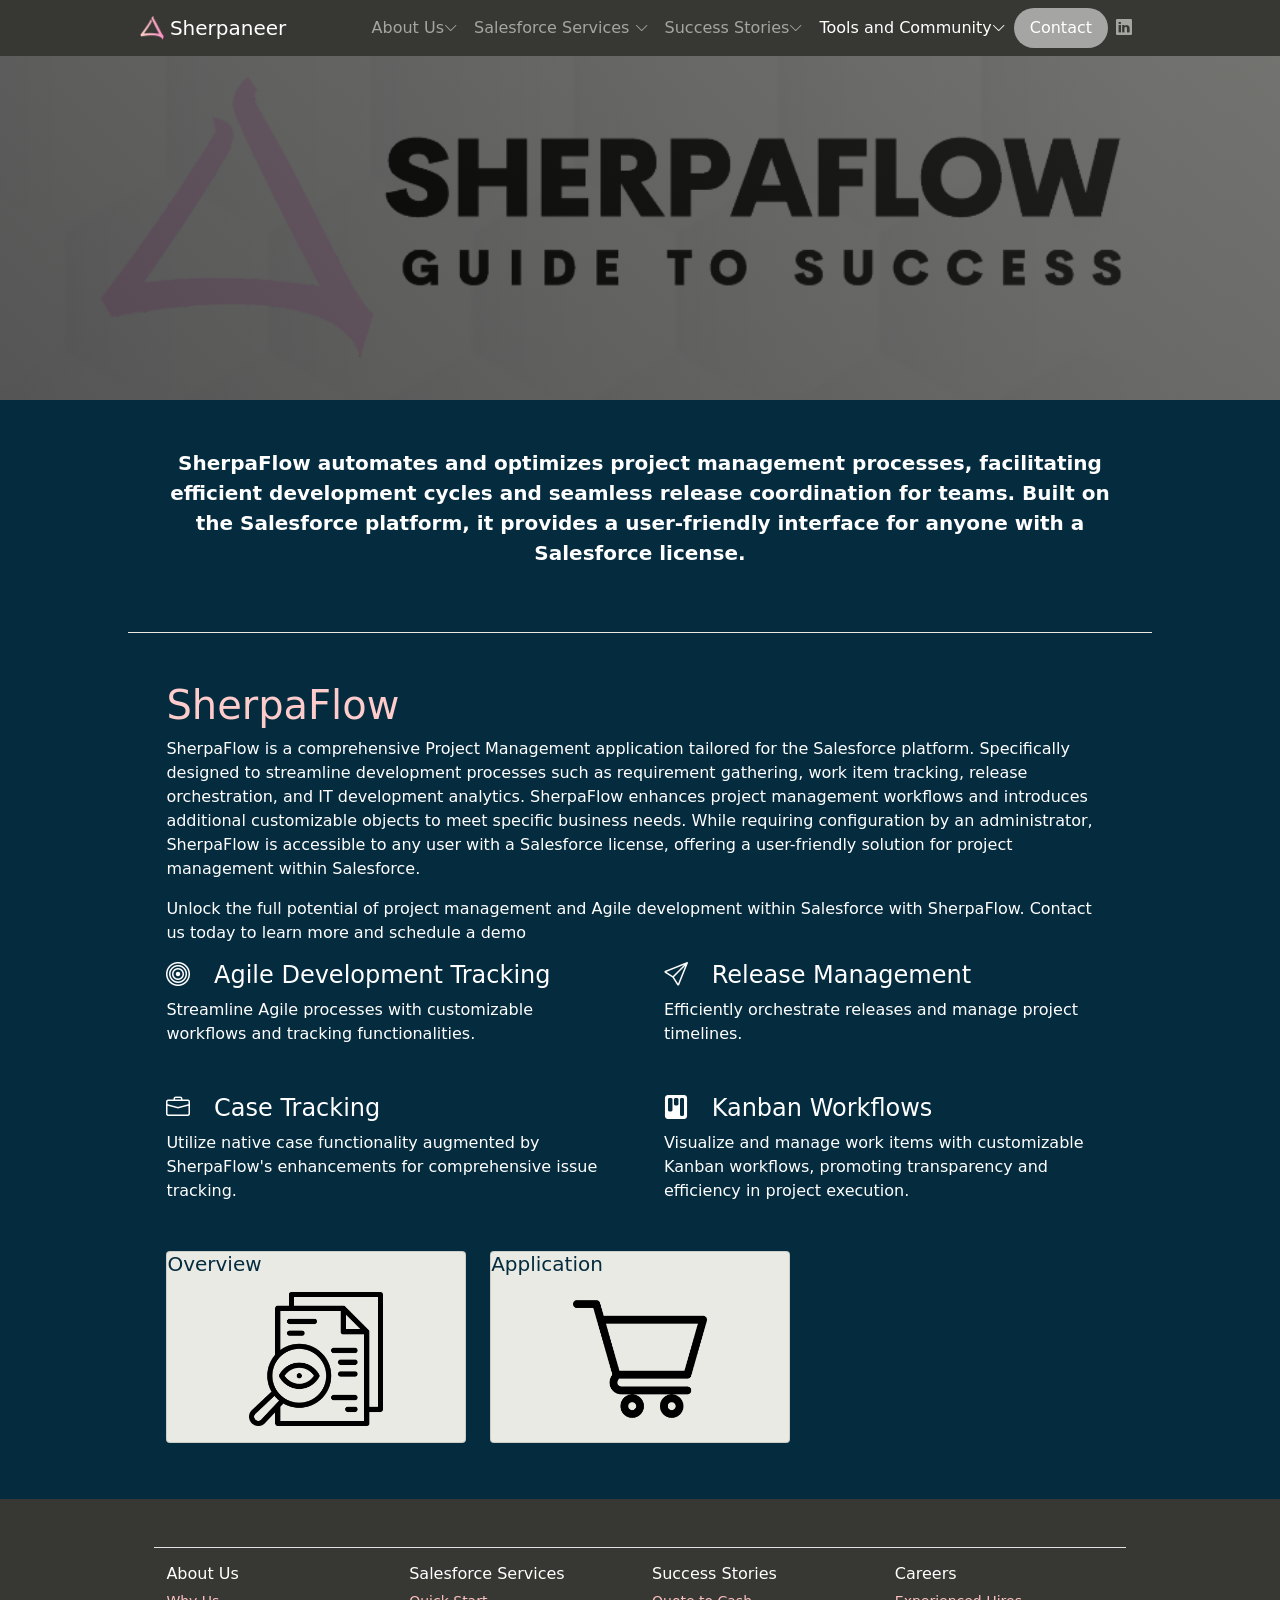
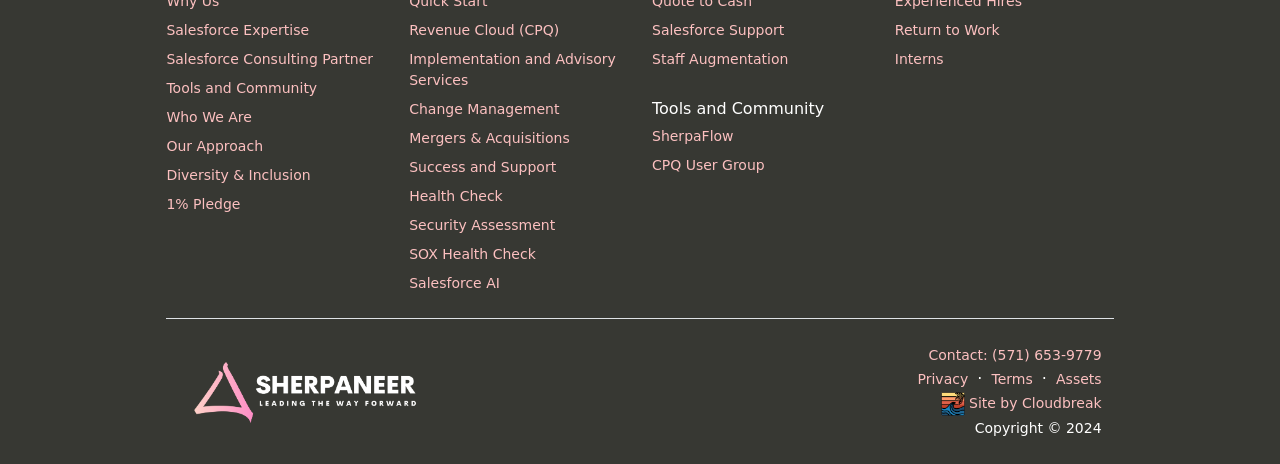
<file: sherpaflow.html>
<!DOCTYPE html>
<html lang="en">

<head>
    <!-- Required meta tags -->
    <meta charset="utf-8" />
    <meta name="viewport" content="width=device-width, initial-scale=1" />
    <link rel="icon" type="image/x-icon" href="img/icon_logo.ico" />

    <meta name="thumbnail" content="http://www.sherpaneer.com/img/logo-black-text.png" />
    <meta name="description" content="Sherpaneer, Leading the Way Forward. Your one stop shop for Salesforce Consulting.">
    <meta name="keywords" content="Sherpaneer, Salesforce, Salesforce Implementation, Salesforce Consulting, Salesforce Consultant, CPQ, CPQ Implementation, CPQ Consulting, CPQ Consulant">

    <meta property="og:image" content="https://www.sherpaneer.com/img/logo-black-text.png">
    <meta property="og:description" content="Sherpaneer, Leading the Way Forward. Your one stop shop for Salesforce Consulting.">
    <meta property="og:title" content="Leading The Way Forward.">


    <link href="css/bootstrap.min.css" rel="stylesheet" />
    <link href="css/style.css" rel="stylesheet" />

    <link href="https://cdn.jsdelivr.net/npm/bootstrap-icons@1.5.0/font/bootstrap-icons.css" rel="stylesheet" />
    <link rel="stylesheet" href="https://cdn.jsdelivr.net/npm/bootstrap-icons@1.11.3/font/bootstrap-icons.min.css">

    <title>Sherpaneer | SherpaFlow</title>
</head>

<body>
    <!-- Navigation Bar for Mobile -->
    <div class="d-lg-none">
        <nav class="navbar navbar-expand-lg navbar-dark bg-dark fixed-top">
            <div class="container sherparow">
                <a class="navbar-brand" href="index.html"><img src="img/icon_logo.png" alt="" height="24" class="d-inline-block align-text-top" /> Sherpaneer
                </a>
                <button class="navbar-toggler" type="button" data-bs-toggle="collapse" data-bs-target="#navbarSupportedContentMobile" aria-controls="navbarSupportedContentMobile" aria-expanded="false" aria-label="Toggle navigation">
                    <span class="navbar-toggler-icon"></span>
                    </button>
                <div class="collapse navbar-collapse d-lg-none" id="navbarSupportedContentMobile">
                    <ul class="navbar-nav me-auto mb-2 mb-lg-0 text-center">
                        <li class="nav-item">
                            <a class="nav-link" aria-current="page" href="index.html">About Us</a>
                        </li>
                        <li class="nav-item">
                            <a class="nav-link" aria-current="page" href="services.html">Salesforce Services</a>
                        </li>
                        <li class="nav-item">
                            <a class="nav-link" aria-current="page" href="studies.html">Success Stories</a>
                        </li>
                        <li class="nav-item nav-special">
                            <a class="nav-link-special" aria-current="page" href="#" data-bs-toggle="modal" data-bs-target="#contactModal">
                                Contact
                            </a>
                        </li>
                    </ul>
                </div>
            </div>
        </nav>
    </div>

    <!-- Navigation Bar for Web -->
    <div class="d-none d-lg-flex">
        <nav class="navbar navbar-expand-lg navbar-dark bg-dark fixed-top">
            <div class="container sherparow">
                <a class="navbar-brand" href="index.html"><img src="img/icon_logo.png" alt="" height="24" class="d-inline-block align-text-top" /> Sherpaneer
                </a>
                <button class="navbar-toggler" type="button" data-bs-toggle="collapse" data-bs-target="#navbarSupportedContent" aria-controls="navbarSupportedContent" aria-expanded="false" aria-label="Toggle navigation">
          <span class="navbar-toggler-icon"></span>
        </button>
                <div class="collapse navbar-collapse" id="navbarSupportedContent">
                    <ul class="navbar-nav ms-auto mb-2 mb-lg-0">
                        <li class="nav-item dropdown">
                            <a class="nav-link dropdown-toggle" id="navbarDropdownAbout" href="#" role="button" data-bs-toggle="dropdown" aria-expanded="false">About Us<i class="small bi bi-chevron-down"></i></a>
                            <ul class="dropdown-menu dropdown-menu-end" aria-labelledby="navbarDropdownAbout">
                                <li>
                                    <a href="index.html#whyus" class="dropdown-item">Why Us</a>
                                </li>
                                <li>
                                    <a href="index.html#whyus" class="dropdown-item">Salesforce Expertise</a>
                                </li>
                                <li>
                                    <a href="index.html#whyus" class="dropdown-item">Who We Are</a>
                                </li>
                            </ul>
                        </li>
                        <li class="nav-item dropdown">
                            <a class="nav-link dropdown-toggle" id="navbarDropdownService" href="#" role="button" data-bs-toggle="dropdown" aria-expanded="false">Salesforce Services <i class="small bi bi-chevron-down"></i></a>
                            <ul class="dropdown-menu dropdown-menu-end" aria-labelledby="navbarDropdownService">
                                <li>
                                    <a href="services.html#quickstart" class="dropdown-item">Quick Start</a>
                                </li>
                                <li>
                                    <a href="services.html#cpqrev" class="dropdown-item">Revenue Cloud (CPQ)</a>
                                </li>
                                <li>
                                    <a href="services.html#advisory" class="dropdown-item">Implementation and Advisory Services</a>
                                </li>
                                <li>
                                    <a href="services.html#support" class="dropdown-item">Success and Support</a>
                                </li>
                                <li>
                                    <a href="services.html#sfai" class="dropdown-item">Salesforce AI</a>
                                </li>
                            </ul>
                        </li>
                        <li class="nav-item dropdown">
                            <a class="nav-link dropdown-toggle" id="navbarDropdownStudy" href="#" role="button" data-bs-toggle="dropdown" aria-expanded="false">Success Stories<i class="small bi bi-chevron-down"></i></a>
                            <ul class="dropdown-menu dropdown-menu-end" aria-labelledby="navbarDropdownStudy">
                                <li>
                                    <a href="studies.html#top" class="dropdown-item">Quote to Cash</a>
                                </li>
                                <li>
                                    <a href="studies.html#case2" class="dropdown-item">Salesforce Support</a>
                                </li>
                                <li>
                                    <a href="studies.html#case3" class="dropdown-item">Staff Augmentation</a>
                                </li>
                            </ul>
                        </li>
                        <li class="nav-item dropdown">
                            <a class="nav-link dropdown-toggle active" id="navbarDropdownStudy" href="#" role="button" data-bs-toggle="dropdown" aria-expanded="false">Tools and Community<i class="small bi bi-chevron-down"></i></a>
                            <ul class="dropdown-menu dropdown-menu-end" aria-labelledby="navbarDropdownStudy">
                                <li>
                                    <a href="sherpaflow.html" class="dropdown-item">SherpaFlow</a>
                                </li>
                                <li>
                                    <a href="https://appexchange.salesforce.com/appxConsultingListingDetail?listingId=44afc148-60d6-416d-a673-d0b22499330e" target="_blank" class="dropdown-item">CPQ User Group</a>
                                </li>
                            </ul>
                        </li>
                        <li class="nav-item nav-special">
                            <a class="nav-link-special" aria-current="page" href="#" data-bs-toggle="modal" data-bs-target="#contactModal">
                                Contact
                            </a>
                        </li>
                        <li class="nav-item d-none d-lg-flex">
                            <a class="nav-link" href="https://www.linkedin.com/company/sherpaneer/" target="_blank">
                                <i class="bi-linkedin"></i>
                            </a>
                        </li>
                    </ul>
                </div>
            </div>
        </nav>
    </div>

    <!-- Header-->
    <header class="py-3 pb-0 mini-header sflow-header">
        <div class="sherparow headsect">
            <!-- <div class="my-5 text-xl-start">
                <h1 class="py-3 pink" id="top">Careers</h1>
                <p class="lead mb-4 fw-bold text-white d-none d-sm-flex">
                    Join Our Team of Problem Solvers, Guided by Equity.
                </p>
                <p class="small mb-4 fw-bold text-white d-sm-none">
                    Join Our Team of Problem Solvers, Guided by Equity.
                </p>
                <div class="d-grid gap-3 d-sm-flex justify-content-end py-5 pb-0">
                    <a class="btn btn-secondary btn-lg px-4 me-sm-3" aria-current="page" href="#" data-bs-toggle="modal" data-bs-target="#contactModal">Join Our Team</a>
                </div>
            </div> -->
        </div>
    </header>

    <!-- Main Body -->
    <main>
        <div class="sherpablue-bg p-5">
            <div class="sherparow">
                <blockquote class="blockquote fw-bold text-center">SherpaFlow automates and optimizes project management processes, facilitating efficient development cycles and seamless release coordination for teams. Built on the Salesforce platform, it provides a user-friendly interface for anyone with a Salesforce license.
                </blockquote>
            </div>
        </div>
        <div class="sherpablue-bg p-0">
            <div class="sherparow">
                <hr>
            </div>
        </div>

        <div class="sherpablue-bg p-5">
            <div class="sherparow">
                <h1 id="top">SherpaFlow</h1>
                <p>
                    SherpaFlow is a comprehensive Project Management application tailored for the Salesforce platform. Specifically designed to streamline development processes such as requirement gathering, work item tracking, release orchestration, and IT development analytics. SherpaFlow enhances project management workflows and introduces additional customizable objects to meet specific business needs. While requiring configuration by an administrator, SherpaFlow is accessible to any user with a Salesforce license, offering a user-friendly solution for project management within Salesforce.
                </p>
                <p>
                    Unlock the full potential of project management and Agile development within Salesforce with SherpaFlow. Contact us today to learn more and schedule a demo
                </p>
                <div class="row g-5 py-0 pb-5">
                    <div class="col-lg-6 col-12 align-items-center mb-0">
                        <h4><i class="bi bi-bullseye flex-shrink-0 me-3"></i> Agile Development Tracking</h4>
                        <div>
                            Streamline Agile processes with customizable workflows and tracking functionalities. 
                        </div>
                    </div>
                    <div class="col-lg-6 col-12 align-items-center mb-0">
                        <h4><i class="bi bi-send flex-shrink-0 me-3"></i> Release Management</h4>
                        <div>
                            Efficiently orchestrate releases and manage project timelines.
                        </div>
                    </div>
                    <div class="col-lg-6 col-12 align-items-center mb-0">
                        <h4><i class="bi bi-briefcase flex-shrink-0 me-3"></i> Case Tracking</h4>
                        <div>
                            Utilize native case functionality augmented by SherpaFlow's enhancements for comprehensive issue tracking.
                        </div>
                    </div>
                    <div class="col-lg-6 col-12 align-items-center mb-0">
                        <h4><i class="bi bi-kanban-fill flex-shrink-0 me-3"></i> Kanban Workflows</h4>
                        <div>
                            Visualize and manage work items with customizable Kanban workflows, promoting transparency and efficiency in project execution.
                        </div>
                    </div>
                </div>
                <div class="row">
                    <div class="col-lg-4 col-md-6 mb-2">
                        <div class="card h-100">
                            <div class="card-title">
                                <h5>Overview</h5>
                            </div>
                            <a href="files/SherpaflowOverview.pdf" target="_blank">
                                <img class="card-img-top pb-3" src="img/sflow_overview.png" style="object-fit: contain; max-height: 150px;">
                            </a>
                        </div>
                    </div>
                    <!-- THIS SECTION SHOULD REMAIN HIDDEN UNTIL THE DOCUMENTATION IS UPDATED AND COMPLETE .files/SherpaFlowDocumentation.pdf -->
                    <!-- <div class="col-lg-4 col-md-6 mb-2">
                        <div class="card h-100">
                            <div class="card-title">
                                <h5>Documentation</h5>
                            </div>
                            <a href="files/SherpaFlowDocumentation.pdf" target="_blank">
                                <img class="card-img-top pb-3" src="img/sflow_doc.png" style="object-fit: contain; max-height: 150px;">
                            </a>
                        </div>
                    </div> -->
                    <div class="col-lg-4 col-md-6 mb-2">
                        <div class="card h-100">
                            <div class="card-title">
                                <h5>Application</h5>
                            </div>
                            <a href="https://appexchange.salesforce.com/appxConsultingListingDetail?listingId=44afc148-60d6-416d-a673-d0b22499330e" target="_blank">
                                <img class="card-img-top pb-3" src="img/sflow_shop.png" style="object-fit: contain; max-height: 150px;">
                            </a>
                        </div>
                    </div>
                </div>
            </div>
        </div>

        <!-- Site Map -->
        <div class="dark-bg p-5 pb-4">
            <div class="sherparow">
                <div class="row border-top py-3">
                    <div class="col small">
                        <h6>About Us</h6>
                        <ul class="nav flex-column">
                            <li class="nav-item mb-2">
                                <a href="index.html#whyus" class="nav-link p-0">Why Us</a>
                            </li>
                            <li class="nav-item mb-2">
                                <a href="index.html#expertise" class="nav-link p-0">Salesforce Expertise</a>
                            </li>
                            <li class="nav-item mb-2">
                                <a href="index.html#sfpartner" class="nav-link p-0">Salesforce Consulting Partner</a>
                            </li>
                            <li class="nav-item mb-2">
                                <a href="index.html#tools" class="nav-link p-0">Tools and Community</a>
                            </li>
                            <li class="nav-item mb-2">
                                <a href="index.html#team" class="nav-link p-0">Who We Are</a>
                            </li>
                            <li class="nav-item mb-2">
                                <a href="index.html#approach" class="nav-link p-0">Our Approach</a>
                            </li>
                            <li class="nav-item mb-2">
                                <a href="index.html#inclusion" class="nav-link p-0">Diversity &amp; Inclusion</a>
                            </li>
                            <li class="nav-item mb-2">
                                <a href="index.html#pledge" class="nav-link p-0">1% Pledge</a>
                            </li>
                        </ul>
                    </div>
                    <div class="col small">
                        <h6>Salesforce Services</h6>
                        <ul class="nav flex-column">
                            <li class="nav-item mb-2">
                                <a href="services.html#quickstart" class="nav-link p-0">Quick Start</a>
                            </li>
                            <li class="nav-item mb-2">
                                <a href="services.html#cpqrev" class="nav-link p-0">Revenue Cloud (CPQ)</a>
                            </li>
                            <li class="nav-item mb-2">
                                <a href="services.html#advisory" class="nav-link p-0">Implementation and Advisory Services</a>
                            </li>

                            <li class="nav-item mb-2">
                                <a href="services.html#cm" class="nav-link p-0">Change Management</a>
                            </li>
                            <li class="nav-item mb-2">
                                <a href="services.html#manda" class="nav-link p-0">Mergers & Acquisitions</a>
                            </li>

                            <li class="nav-item mb-2">
                                <a href="services.html#support" class="nav-link p-0">Success and Support</a>
                            </li>
                            <li class="nav-item mb-2">
                                <a href="services.html#health" class="nav-link p-0">Health Check</a>
                            </li>
                            <li class="nav-item mb-2">
                                <a href="services.html#sfsecurity" class="nav-link p-0">Security Assessment</a>
                            </li>
                            <li class="nav-item mb-2">
                                <a href="services.html#sox" class="nav-link p-0">SOX Health Check</a>
                            </li>
                            <li class="nav-item mb-2">
                                <a href="services.html#sfai" class="nav-link p-0">Salesforce AI</a>
                            </li>
                        </ul>
                    </div>
                    <div class="col small">
                        <h6>Success Stories</h6>
                        <ul class="nav flex-column">
                            <li class="nav-item mb-2">
                                <a href="studies.html#case1" class="nav-link p-0">Quote to Cash</a>
                            </li>
                            <li class="nav-item mb-2">
                                <a href="studies.html#case2" class="nav-link p-0">Salesforce Support</a>
                            </li>
                            <li class="nav-item mb-2">
                                <a href="studies.html#case3" class="nav-link p-0">Staff Augmentation</a>
                            </li>
                        </ul><br>
                        <h6>Tools and Community</h6>
                        <ul class="nav flex-column">
                            <li class="nav-item mb-2">
                                <a href="sherpaflow.html" class="nav-link p-0">SherpaFlow</a>
                            </li>
                            <li class="nav-item mb-2">
                                <a href="https://appexchange.salesforce.com/appxConsultingListingDetail?listingId=44afc148-60d6-416d-a673-d0b22499330e" target="_blank" class="nav-link p-0">CPQ User Group</a>
                            </li>
                        </ul>
                    </div>
                    <div class="col small">
                        <h6>Careers</h6>
                        <ul class="nav flex-column">
                            <li class="nav-item mb-2">
                                <a href="careers.html#exp" class="nav-link p-0">Experienced Hires</a>
                            </li>
                            <li class="nav-item mb-2">
                                <a href="careers.html#return" class="nav-link p-0">Return to Work</a>
                            </li>
                            <li class="nav-item mb-2">
                                <a href="careers.html#intern" class="nav-link p-0">Interns</a>
                            </li>
                        </ul>
                    </div>
                </div>
                <!-- Footer -->
                <footer>
                    <div class="pt-4 mt-auto border-top">
                        <div class="container">
                            <div class="row align-items-center justify-content-between flex-column flex-sm-row">
                                <div class="col">
                                    <a href="index.html"><img src="img/full_logo.png" style="height: 75px" /></a>
                                </div>
                                <div class="col-auto text-end">
                                    <a class="small" href="tel:+5716539779">Contact: (571) 653-9779</a><br>
                                    <a class="small" href="https://www.privacypolicygenerator.info/live.php?token=EvFGcDycAYOTXIfF3PYM4jE8K0Vm0UhL" target="blank">Privacy</a>
                                    <span class="text-white mx-1">&middot;</span>
                                    <a class="small" href="https://www.privacypolicies.com/live/56dd2d23-2df3-41c7-bad6-c53632ff351d" target="blank">Terms</a>
                                    <span class="text-white mx-1">&middot;</span>
                                    <a class="small" aria-current="page" href="#" data-bs-toggle="modal" data-bs-target="#assetModal">Assets</a>
                                    <br />
                                    <a class="small" href="https://www.cloudbrk.io"><img src="img/cloudbrk_small.png" style="height: 1.5rem" /> Site by Cloudbreak</a><br>
                                    <span class="small m-0 text-white small">Copyright &copy; 2024</span>
                                </div>
                            </div>
                        </div>
                    </div>
                </footer>
            </div>
        </div>
        
        <!-- Contact Us Modal -->
        <div class="modal fade" id="contactModal" tabindex="-1" aria-labelledby="contactModallabel" aria-hidden="true">
            <div class="modal-dialog modal-dialog-centered modal-xl">
                <div class="modal-content">
                    <div class="modal-header border-0"><button class="btn-close" type="button" data-bs-dismiss="modal" aria-label="Close"></button></div>
                    <div class="modal-body text-center">
                        <div class="container">
                            <div class="row justify-content-center">
                                <div class="col-lg-8">
                                    <!-- <h2 class="text-secondary text-uppercase mb-0">Contact Us</h2> -->
                                    <img src="img/logo-black-text.png" style="width: 100%;">
                                    <hr>
                                    <div class="mb-4 text-dark">
                                            <iframe src="https://go.pardot.com/l/1051492/2024-01-24/3915i" width="100%" height="475px" type="text/html" frameborder="0" allowTransparency="true"></iframe>
                                    </div>
                                </div>
                            </div>
                        </div>
                    </div>
                </div>
            </div>
        </div>
        <!-- Asset Modal -->
        <div class="modal fade" id="assetModal" tabindex="-1" aria-labelledby="assetModallabel" aria-hidden="true">
            <div class="modal-dialog modal-xl">
                <div class="modal-content">
                    <div class="modal-header border-0"><button class="btn-close" type="button" data-bs-dismiss="modal" aria-label="Close"></button></div>
                    <div class="modal-body text-center pb-5">
                        <div class="container">
                            <div class="row justify-content-center">
                                <div class="col-lg-8">
                                    <h2 class="text-secondary text-uppercase mb-0">Asset Credit</h2>
                                    <hr>
                                    <div class="mb-4 text-justify text-dark">
                                        <p>
                                            Bookshelf photo by <a href="https://unsplash.com/@zeak?utm_content=creditCopyText&utm_medium=referral&utm_source=unsplash">Dmitrij Paskevic</a> on <a href="https://unsplash.com/photos/hardbound-books-YjVa-F9P9kk?utm_content=creditCopyText&utm_medium=referral&utm_source=unsplash">Unsplash</a>
                                        </p>
                                        <p>
                                            Office photo by <a href="https://unsplash.com/@lycs?utm_content=creditCopyText&utm_medium=referral&utm_source=unsplash">LYCS Architecture</a> on <a href="https://unsplash.com/photos/man-and-woman-sitting-on-table-U2BI3GMnSSE?utm_content=creditCopyText&utm_medium=referral&utm_source=unsplash">Unsplash</a>
                                        </p>
                                        <p>
                                            Office photo by <a href="https://unsplash.com/@jasongoodman_youxventures?utm_content=creditCopyText&utm_medium=referral&utm_source=unsplash">Jason Goodman</a> on <a href="https://unsplash.com/photos/people-seated-in-living-room-wVh5grSMYaY?utm_content=creditCopyText&utm_medium=referral&utm_source=unsplash">Unsplash</a>
                                        </p>
                                        <p>
                                            Mountain photo by <a href="https://unsplash.com/@vorosbenisop?utm_content=creditCopyText&utm_medium=referral&utm_source=unsplash">Benjamin Voros</a> on <a href="https://unsplash.com/photos/snow-mountain-under-stars-phIFdC6lA4E?utm_content=creditCopyText&utm_medium=referral&utm_source=unsplash">Unsplash</a>
                                        </p>
                                        <p>
                                            Team photo by <a href="https://unsplash.com/@hudsonhintze?utm_content=creditCopyText&utm_medium=referral&utm_source=unsplash">Hudson Hintze</a> on <a href="https://unsplash.com/photos/silhouette-of-nine-persons-standing-on-the-hill-vpxeE7s-my4?utm_content=creditCopyText&utm_medium=referral&utm_source=unsplash">Unsplash</a>
                                        </p>
                                        <p>
                                            Rowing photo by <a href="https://unsplash.com/@joshcala?utm_content=creditCopyText&utm_medium=referral&utm_source=unsplash">Josh Calabrese</a> on <a href="https://unsplash.com/photos/five-men-riding-row-boat-Ev1XqeVL2wI?utm_content=creditCopyText&utm_medium=referral&utm_source=unsplash">Unsplash</a>
                                        </p>
                                        <p>
                                            Teamwork photo by <a href="https://unsplash.com/@smartworkscoworking?utm_content=creditCopyText&utm_medium=referral&utm_source=unsplash">Smartworks Coworking</a> on <a href="https://unsplash.com/photos/people-sitting-at-the-table-looking-to-another-person-standing-in-front-of-them-Uz8THWPXwhI?utm_content=creditCopyText&utm_medium=referral&utm_source=unsplash">Unsplash</a>
                                        </p>
                                        <p>
                                            Question Mark photo by <a href="https://unsplash.com/@two_tees?utm_content=creditCopyText&utm_medium=referral&utm_source=unsplash">Matt Walsh</a> on <a href="https://unsplash.com/photos/text-tVkdGtEe2C4?utm_content=creditCopyText&utm_medium=referral&utm_source=unsplash">Unsplash</a>
                                        </p>
                                        <p>
                                            Light Bulb photo by <a href="https://unsplash.com/@juniorferreir_?utm_content=creditCopyText&utm_medium=referral&utm_source=unsplash">Júnior Ferreira</a> on <a href="https://unsplash.com/photos/person-catching-light-bulb-7esRPTt38nI?utm_content=creditCopyText&utm_medium=referral&utm_source=unsplash">Unsplash</a>
                                        </p>
                                    </div>
                                    <button class="btn btn-dark" data-bs-dismiss="modal">
                                            Close
                                    </button>
                                </div>
                            </div>
                        </div>
                    </div>
                </div>
            </div>
        </div>
    </main>
    <script src="js/bootstrap.bundle.min.js"></script>
</body>

</html>
</file>
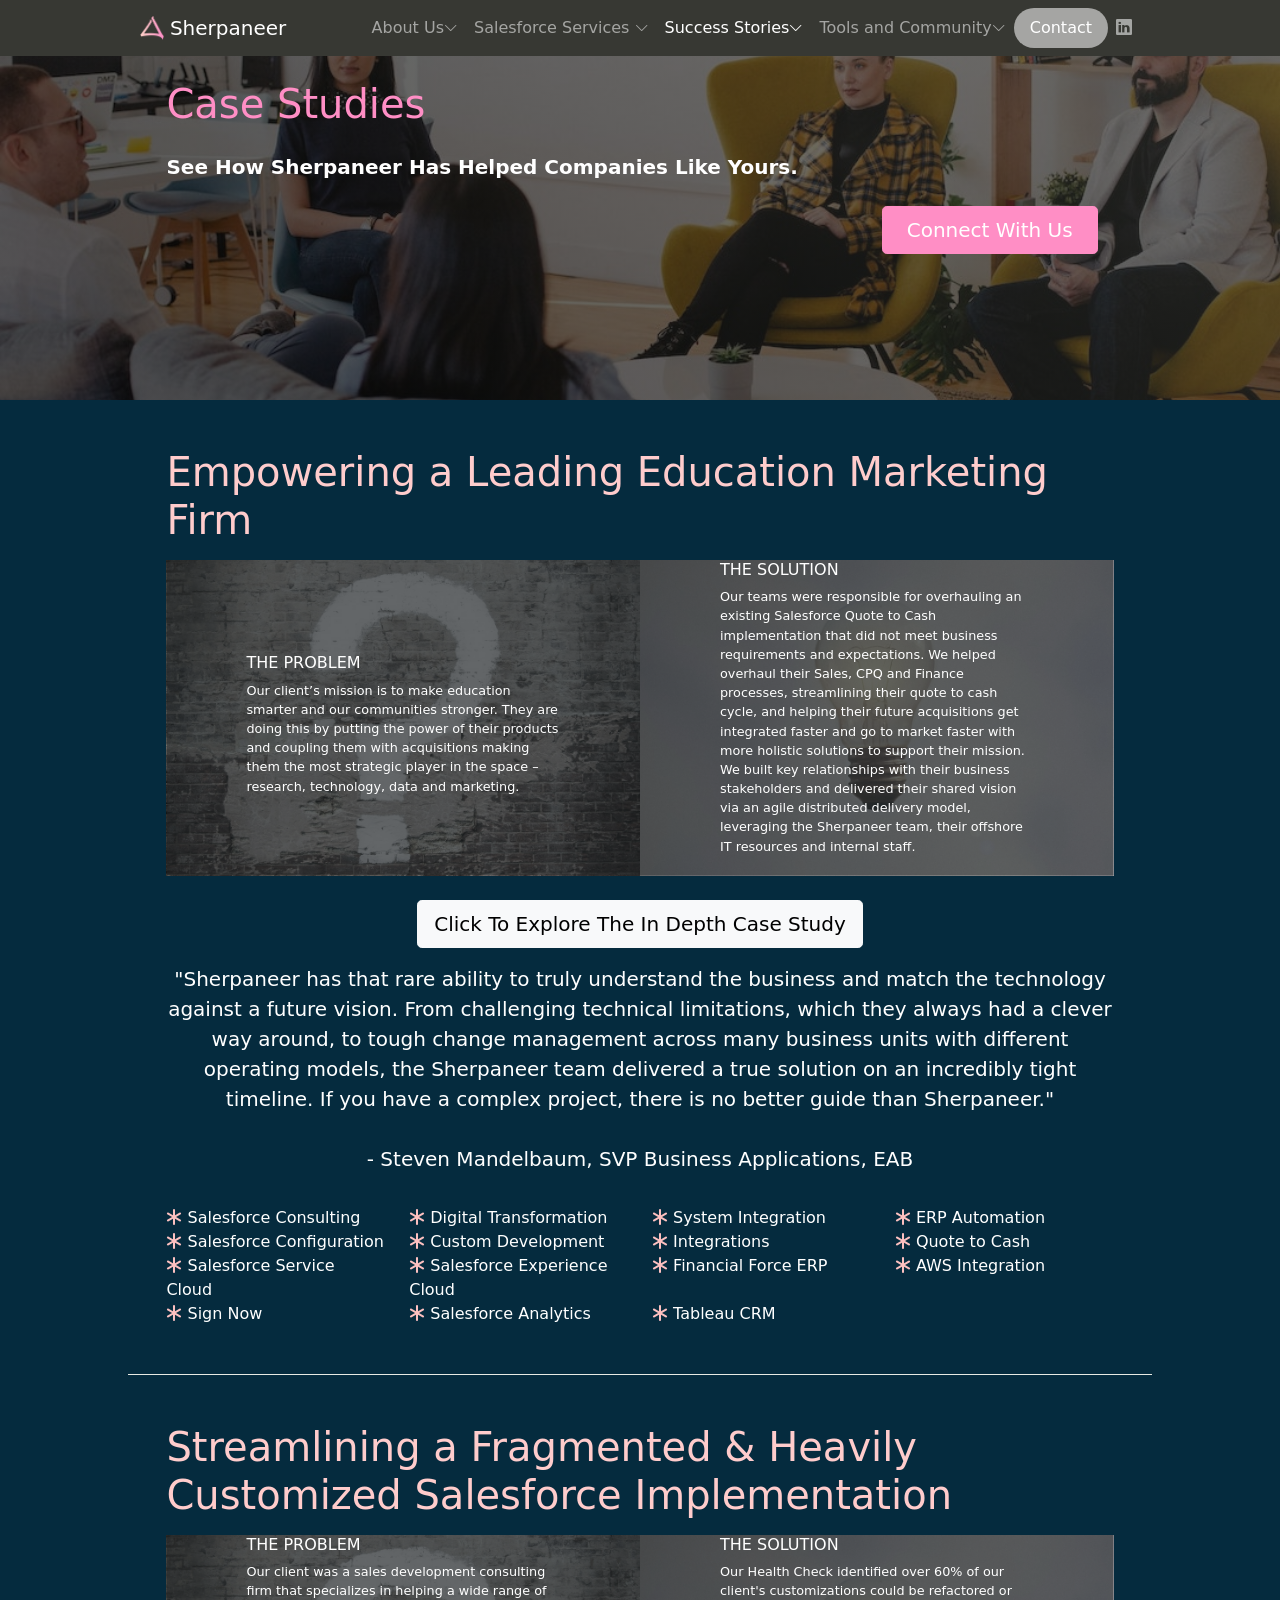
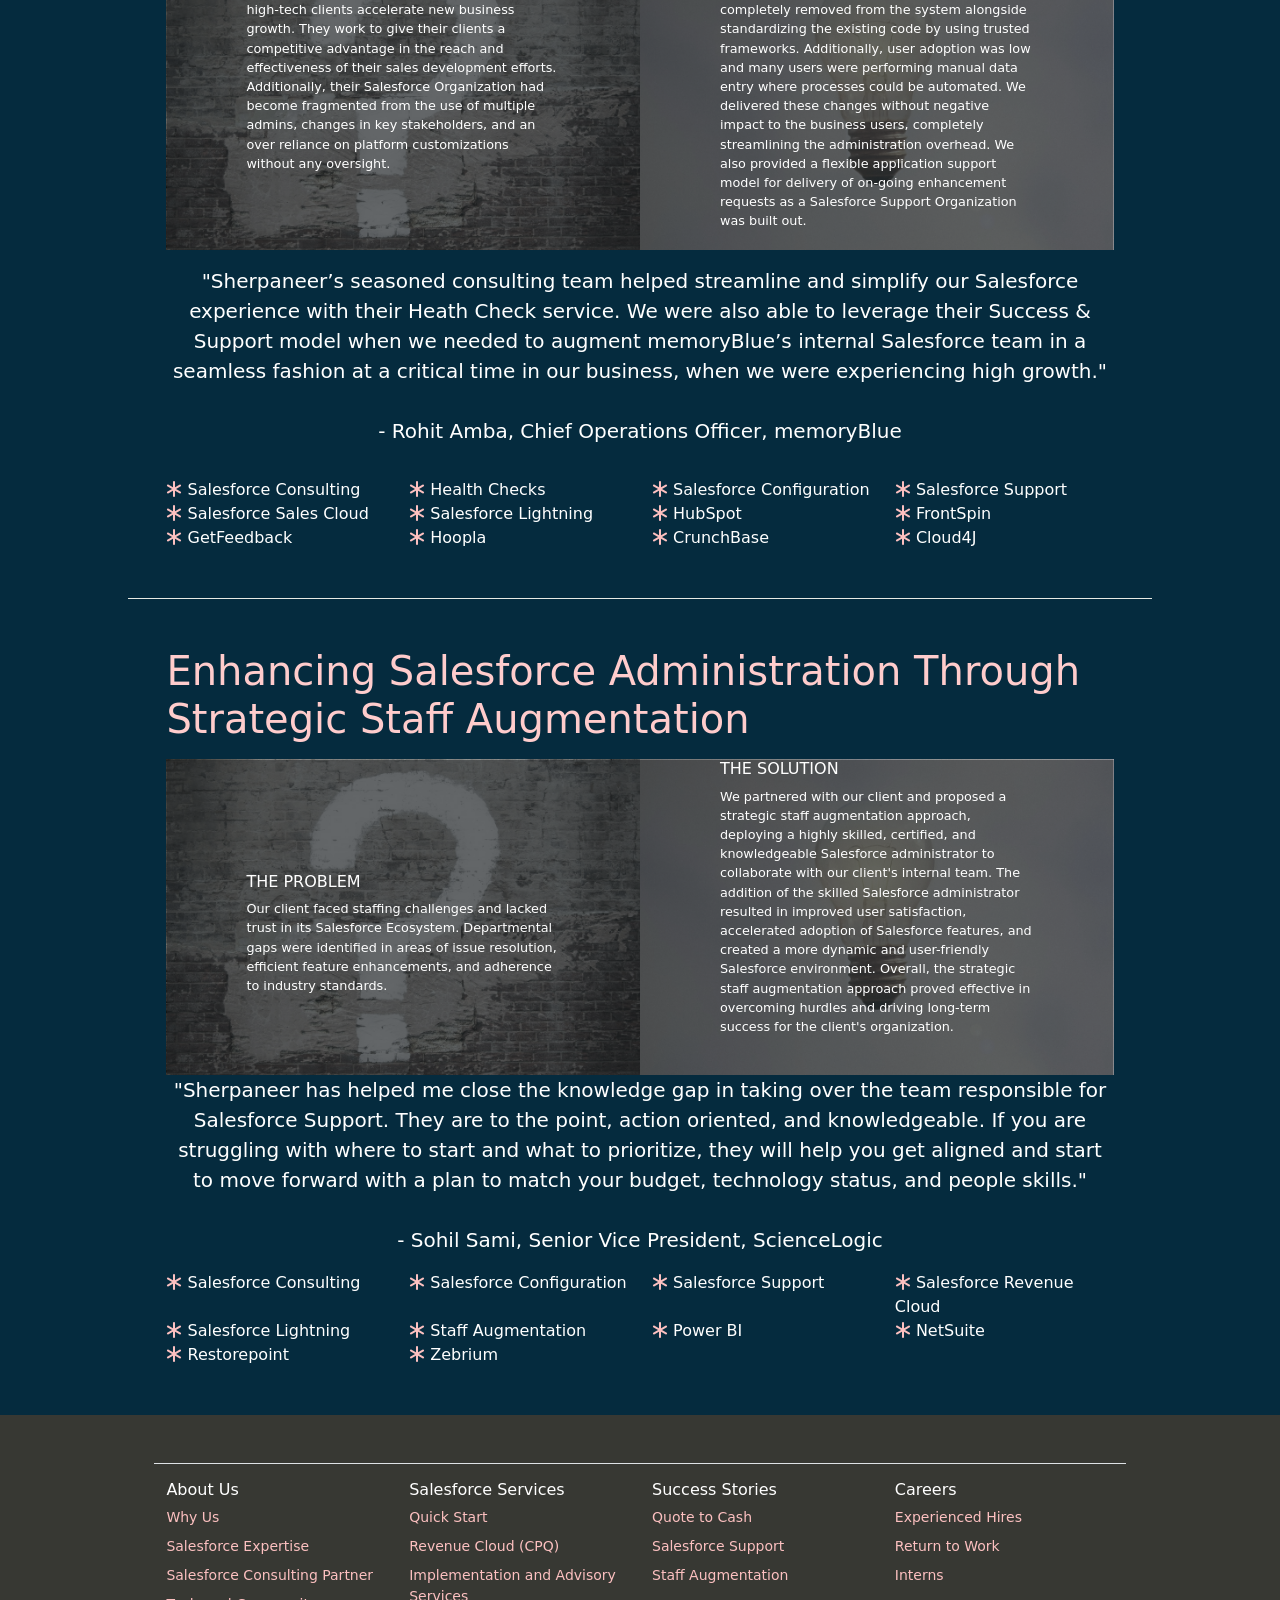
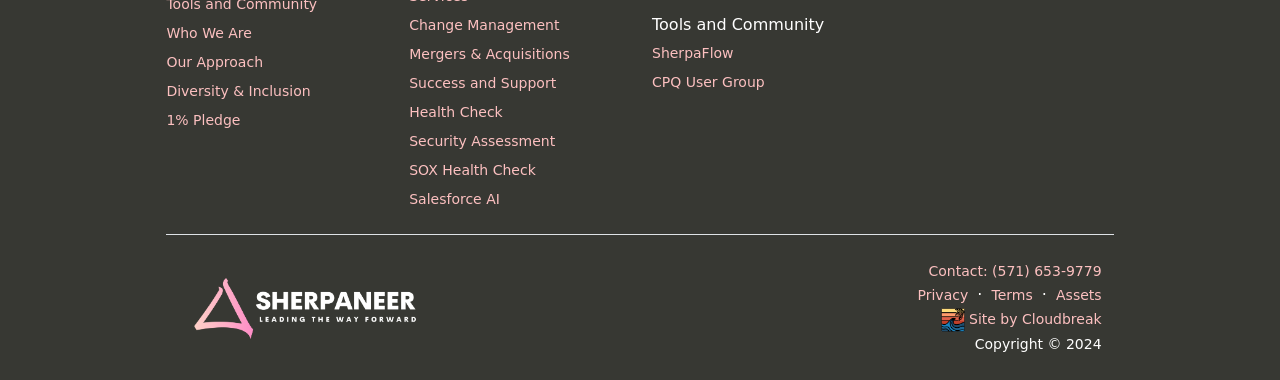
<file: studies.html>
<!DOCTYPE html>
<html lang="en">

<head>
    <!-- Required meta tags -->
    <meta charset="utf-8" />
    <meta name="viewport" content="width=device-width, initial-scale=1" />
    <link rel="icon" type="image/x-icon" href="img/icon_logo.ico" />

    <meta name="thumbnail" content="http://www.sherpaneer.com/img/logo-black-text.png" />
    <meta name="description" content="Sherpaneer, Leading the Way Forward. Your one stop shop for Salesforce Consulting.">
    <meta name="keywords" content="Sherpaneer, Salesforce, Salesforce Implementation, Salesforce Consulting, Salesforce Consultant, CPQ, CPQ Implementation, CPQ Consulting, CPQ Consulant">

    <meta property="og:image" content="https://www.sherpaneer.com/img/logo-black-text.png">
    <meta property="og:description" content="Sherpaneer, Leading the Way Forward. Your one stop shop for Salesforce Consulting.">
    <meta property="og:title" content="Leading The Way Forward.">


    <link href="css/bootstrap.min.css" rel="stylesheet" />
    <link href="css/style.css" rel="stylesheet" />

    <link href="https://cdn.jsdelivr.net/npm/bootstrap-icons@1.5.0/font/bootstrap-icons.css" rel="stylesheet" />

    <title>Sherpaneer | Case Studies</title>
</head>

<body>
    <!-- Navigation Bar for Mobile -->
    <div class="d-lg-none">
        <nav class="navbar navbar-expand-lg navbar-dark bg-dark fixed-top">
            <div class="container sherparow">
                <a class="navbar-brand" href="index.html"><img src="img/icon_logo.png" alt="" height="24" class="d-inline-block align-text-top" /> Sherpaneer
                </a>
                <button class="navbar-toggler" type="button" data-bs-toggle="collapse" data-bs-target="#navbarSupportedContentMobile" aria-controls="navbarSupportedContentMobile" aria-expanded="false" aria-label="Toggle navigation">
                    <span class="navbar-toggler-icon"></span>
                    </button>
                <div class="collapse navbar-collapse d-lg-none" id="navbarSupportedContentMobile">
                    <ul class="navbar-nav me-auto mb-2 mb-lg-0 text-center">
                        <li class="nav-item">
                            <a class="nav-link" aria-current="page" href="index.html">About Us</a>
                        </li>
                        <li class="nav-item">
                            <a class="nav-link" aria-current="page" href="services.html">Salesforce Services</a>
                        </li>
                        <li class="nav-item">
                            <a class="nav-link" aria-current="page" href="studies.html">Success Stories</a>
                        </li>
                        <li class="nav-item nav-special">
                            <a class="nav-link-special active" aria-current="page" href="#" data-bs-toggle="modal" data-bs-target="#contactModal">
                                Contact
                            </a>
                        </li>
                    </ul>
                </div>
            </div>
        </nav>
    </div>

    <!-- Navigation Bar for Web -->
    <div class="d-none d-lg-flex">
        <nav class="navbar navbar-expand-lg navbar-dark bg-dark fixed-top">
            <div class="container sherparow">
                <a class="navbar-brand" href="index.html"><img src="img/icon_logo.png" alt="" height="24" class="d-inline-block align-text-top" /> Sherpaneer</a>
                <button class="navbar-toggler" type="button" data-bs-toggle="collapse" data-bs-target="#navbarSupportedContent" aria-controls="navbarSupportedContent" aria-expanded="false" aria-label="Toggle navigation"><span class="navbar-toggler-icon"></span></button>
                <div class="collapse navbar-collapse" id="navbarSupportedContent">
                    <ul class="navbar-nav ms-auto mb-2 mb-lg-0">
                        <li class="nav-item dropdown">
                            <a class="nav-link dropdown-toggle" id="navbarDropdownAbout" href="#" role="button" data-bs-toggle="dropdown" aria-expanded="false">About Us<i class="small bi bi-chevron-down"></i></a>
                            <ul class="dropdown-menu dropdown-menu-end" aria-labelledby="navbarDropdownAbout">
                                <li>
                                    <a href="index.html#whyus" class="dropdown-item">Why Us</a>
                                </li>
                                <li>
                                    <a href="index.html#expertise" class="dropdown-item">Salesforce Expertise</a>
                                </li>
                                <li>
                                    <a href="index.html#team" class="dropdown-item">Who We Are</a>
                                </li>
                            </ul>
                        </li>
                        <li class="nav-item dropdown">
                            <a class="nav-link dropdown-toggle" id="navbarDropdownService" href="#" role="button" data-bs-toggle="dropdown" aria-expanded="false">Salesforce Services <i class="small bi bi-chevron-down"></i></a>
                            <ul class="dropdown-menu dropdown-menu-end" aria-labelledby="navbarDropdownService">
                                <li>
                                    <a href="services.html#quickstart" class="dropdown-item">Quick Start</a>
                                </li>
                                <li>
                                    <a href="services.html#cpqrev" class="dropdown-item">Revenue Cloud (CPQ)</a>
                                </li>
                                <li>
                                    <a href="services.html#advisory" class="dropdown-item">Implementation and Advisory Services</a>
                                </li>
                                <li>
                                    <a href="services.html#support" class="dropdown-item">Success and Support</a>
                                </li>
                                <li>
                                    <a href="services.html#sfai" class="dropdown-item">Salesforce AI</a>
                                </li>
                            </ul>
                        </li>
                        <li class="nav-item dropdown">
                            <a class="nav-link dropdown-toggle active" id="navbarDropdownStudy" href="#" role="button" data-bs-toggle="dropdown" aria-expanded="false">Success Stories<i class="small bi bi-chevron-down"></i></a>
                            <ul class="dropdown-menu dropdown-menu-end" aria-labelledby="navbarDropdownStudy">
                                <li>
                                    <a href="studies.html#top" class="dropdown-item">Quote to Cash</a>
                                </li>
                                <li>
                                    <a href="studies.html#case2" class="dropdown-item">Salesforce Support</a>
                                </li>
                                <li>
                                    <a href="studies.html#case3" class="dropdown-item">Staff Augmentation</a>
                                </li>
                            </ul>
                        </li>
                        <li class="nav-item dropdown">
                            <a class="nav-link dropdown-toggle" id="navbarDropdownStudy" href="#" role="button" data-bs-toggle="dropdown" aria-expanded="false">Tools and Community<i class="small bi bi-chevron-down"></i></a>
                            <ul class="dropdown-menu dropdown-menu-end" aria-labelledby="navbarDropdownStudy">
                                <li>
                                    <a href="sherpaflow.html" class="dropdown-item">SherpaFlow</a>
                                </li>
                                <li>
                                    <a href="https://appexchange.salesforce.com/appxConsultingListingDetail?listingId=44afc148-60d6-416d-a673-d0b22499330e" target="_blank" class="dropdown-item">CPQ User Group</a>
                                </li>
                            </ul>
                        </li>
                        <li class="nav-item nav-special">
                            <a class="nav-link-special" aria-current="page" href="#" data-bs-toggle="modal" data-bs-target="#contactModal">
                                Contact
                            </a>
                        </li>
                        <li class="nav-item d-none d-lg-flex">
                            <a class="nav-link" href="https://www.linkedin.com/company/sherpaneer/" target="_blank">
                                <i class="bi-linkedin"></i>
                            </a>
                        </li>
                    </ul>
                </div>
            </div>
        </nav>
    </div>

    <!-- Header-->
    <header class="py-3 pb-0 mini-header study-header">
        <div class="sherparow headsect">
            <div class="my-5 text-xl-start">
                <h1 class="py-3 pink" id="top">Case Studies</h1>
                <p class="lead mb-4 fw-bold text-white d-none d-sm-flex">
                    See How Sherpaneer Has Helped Companies Like Yours.
                </p>
                <p class="small mb-4 fw-bold text-white d-sm-none">
                    See How Sherpaneer Has Helped Companies Like Yours.
                </p>
                <div class="d-grid gap-3 d-sm-flex justify-content-end">
                    <a class="btn btn-secondary btn-lg px-4 me-sm-3" aria-current="page" href="#" data-bs-toggle="modal" data-bs-target="#contactModal">Connect With Us</a>
                </div>
            </div>
        </div>
    </header>

    <!-- Main Body -->
    <main>
        <!-- SECTION // Case Study 1 -->
        <div class="sherpablue-bg p-5">
            <div class="sherparow">
                <h1 id="case1" class="mb-3">Empowering a Leading Education Marketing Firm</h1>
                <div class="row gx-0">
                    <div class="col-xl">
                        <a class="portfolio-item">
                            <div class="caption">
                                <div class="caption-content">
                                    <div class="h2">The Problem</div>
                                    <p class="mb-0">
                                        Our client’s mission is to make education smarter and our communities stronger. They are doing this by putting the power of their products and coupling them with acquisitions making them the most strategic player in the space – research, technology, data and marketing.
                                    </p>
                                </div>
                            </div>
                            <img class="img-fluid" src="img/case-problem.png" alt="..." />
                        </a>
                    </div>
                    <div class="col-xl">
                        <a class="portfolio-item">
                            <div class="caption">
                                <div class="caption-content">
                                    <div class="h2">The Solution</div>
                                    <p class="mb-0">
                                        Our teams were responsible for overhauling an existing Salesforce Quote to Cash implementation that did not meet business requirements and expectations. We helped overhaul their Sales, CPQ and Finance processes, streamlining their quote to cash cycle, and helping their future acquisitions get integrated faster and go to market faster with more holistic solutions to support their mission. We built key relationships with their business stakeholders and delivered their shared vision via an agile distributed delivery model, leveraging the Sherpaneer team, their offshore IT resources and internal staff.
                                    </p>
                                </div>
                            </div>
                            <img class="img-fluid" src="img/case-solution.png" alt="..." />
                        </a>
                    </div>
                </div>
                <div class="d-grid justify-content-center py-4 pb-0">
                    <a class="btn btn-light btn-lg" href="files/CaseStudy-EABCPQOptimization.pdf" target="_blank">Click To Explore The In Depth Case Study</a>
                </div>
                <blockquote class="blockquote text-center py-3">
                    "Sherpaneer has that rare ability to truly understand the business and match the technology against a future vision. From challenging technical limitations, which they always had a clever way around, to tough change management across many business units with different operating models, the Sherpaneer team delivered a true solution on an incredibly tight timeline. If you have a complex project, there is no better guide than Sherpaneer."
                    <br><br>- Steven Mandelbaum, SVP Business Applications, EAB
                </blockquote>
                <div class="row">
                    <div class="col-xl-3 col-lg-4 col-md-6 col-12"><i class="bi bi-asterisk peach"></i> Salesforce Consulting</div>
                    <div class="col-xl-3 col-lg-4 col-md-6 col-12"><i class="bi bi-asterisk peach"></i> Digital Transformation</div>
                    <div class="col-xl-3 col-lg-4 col-md-6 col-12"><i class="bi bi-asterisk peach"></i> System Integration</div>
                    <div class="col-xl-3 col-lg-4 col-md-6 col-12"><i class="bi bi-asterisk peach"></i> ERP Automation</div>
                    <div class="col-xl-3 col-lg-4 col-md-6 col-12"><i class="bi bi-asterisk peach"></i> Salesforce Configuration</div>
                    <div class="col-xl-3 col-lg-4 col-md-6 col-12"><i class="bi bi-asterisk peach"></i> Custom Development</div>
                    <div class="col-xl-3 col-lg-4 col-md-6 col-12"><i class="bi bi-asterisk peach"></i> Integrations</div>
                    <div class="col-xl-3 col-lg-4 col-md-6 col-12"><i class="bi bi-asterisk peach"></i> Quote to Cash</div>
                    <div class="col-xl-3 col-lg-4 col-md-6 col-12"><i class="bi bi-asterisk peach"></i> Salesforce Service Cloud</div>
                    <div class="col-xl-3 col-lg-4 col-md-6 col-12"><i class="bi bi-asterisk peach"></i> Salesforce Experience Cloud</div>
                    <div class="col-xl-3 col-lg-4 col-md-6 col-12"><i class="bi bi-asterisk peach"></i> Financial Force ERP</div>
                    <div class="col-xl-3 col-lg-4 col-md-6 col-12"><i class="bi bi-asterisk peach"></i> AWS Integration</div>
                    <div class="col-xl-3 col-lg-4 col-md-6 col-12"><i class="bi bi-asterisk peach"></i> Sign Now</div>
                    <div class="col-xl-3 col-lg-4 col-md-6 col-12"><i class="bi bi-asterisk peach"></i> Salesforce Analytics</div>
                    <div class="col-xl-3 col-lg-4 col-md-6 col-12"><i class="bi bi-asterisk peach"></i> Tableau CRM</div>
                </div>
            </div>
        </div>
        <div class="sherpablue-bg p-0">
            <div class="sherparow">
                <hr>
            </div>
        </div>

        <!-- SECTION // Case Study 2 -->
        <div class="sherpablue-bg p-5">
            <div class="sherparow">
                <h1 id="case2" class="mb-3">Streamlining a Fragmented &amp; Heavily Customized Salesforce Implementation</h1>
                <div class="row gx-0">
                    <div class="col-xl">
                        <a class="portfolio-item">
                            <div class="caption">
                                <div class="caption-content">
                                    <div class="h2">The Problem</div>
                                    <p class="mb-0">
                                        Our client was a sales development consulting firm that specializes in helping a wide range of high-tech clients accelerate new business growth. They work to give their clients a competitive advantage in the reach and effectiveness of their sales development efforts. Additionally, their Salesforce Organization had become fragmented from the use of multiple admins, changes in key stakeholders, and an over reliance on platform customizations without any oversight.
                                    </p>
                                </div>
                            </div>
                            <img class="img-fluid" src="img/case-problem.png" alt="..." />
                        </a>
                    </div>
                    <div class="col-xl">
                        <a class="portfolio-item">
                            <div class="caption">
                                <div class="caption-content">
                                    <div class="h2">The Solution</div>
                                    <p class="mb-0">
                                        Our Health Check identified over 60% of our client's customizations could be refactored or completely removed from the system alongside standardizing the existing code by using trusted frameworks. Additionally, user adoption was low and many users were performing manual data entry where processes could be automated. We delivered these changes without negative impact to the business users, completely streamlining the administration overhead. We also provided a flexible application support model for delivery of on-going enhancement requests as a Salesforce Support Organization was built out.
                                    </p>
                                </div>
                            </div>
                            <img class="img-fluid" src="img/case-solution.png" alt="..." />
                        </a>
                    </div>
                </div>
                <blockquote class="blockquote text-center py-3">
                    "Sherpaneer’s seasoned consulting team helped streamline and simplify our Salesforce experience with their Heath Check service. We were also able to leverage their Success & Support model when we needed to augment memoryBlue’s internal Salesforce team
                    in a seamless fashion at a critical time in our business, when we were experiencing high growth."
                    <br><br>- Rohit Amba, Chief Operations Officer, memoryBlue
                </blockquote>
                <div class="row">
                    <div class="col-xl-3 col-lg-4 col-md-6 col-12"><i class="bi bi-asterisk peach"></i> Salesforce Consulting</div>
                    <div class="col-xl-3 col-lg-4 col-md-6 col-12"><i class="bi bi-asterisk peach"></i> Health Checks</div>
                    <div class="col-xl-3 col-lg-4 col-md-6 col-12"><i class="bi bi-asterisk peach"></i> Salesforce Configuration</div>
                    <div class="col-xl-3 col-lg-4 col-md-6 col-12"><i class="bi bi-asterisk peach"></i> Salesforce Support</div>
                    <div class="col-xl-3 col-lg-4 col-md-6 col-12"><i class="bi bi-asterisk peach"></i> Salesforce Sales Cloud</div>
                    <div class="col-xl-3 col-lg-4 col-md-6 col-12"><i class="bi bi-asterisk peach"></i> Salesforce Lightning</div>
                    <div class="col-xl-3 col-lg-4 col-md-6 col-12"><i class="bi bi-asterisk peach"></i> HubSpot</div>
                    <div class="col-xl-3 col-lg-4 col-md-6 col-12"><i class="bi bi-asterisk peach"></i> FrontSpin</div>
                    <div class="col-xl-3 col-lg-4 col-md-6 col-12"><i class="bi bi-asterisk peach"></i> GetFeedback</div>
                    <div class="col-xl-3 col-lg-4 col-md-6 col-12"><i class="bi bi-asterisk peach"></i> Hoopla</div>
                    <div class="col-xl-3 col-lg-4 col-md-6 col-12"><i class="bi bi-asterisk peach"></i> CrunchBase</div>
                    <div class="col-xl-3 col-lg-4 col-md-6 col-12"><i class="bi bi-asterisk peach"></i> Cloud4J</div>
                </div>
            </div>
        </div>
        <div class="sherpablue-bg p-0">
            <div class="sherparow">
                <hr>
            </div>
        </div>

        <!-- SECTION // Case Study 3 -->
        <div class="sherpablue-bg p-5">
            <div class="sherparow">
                <h1 id="case3" class="mb-3">Enhancing Salesforce Administration Through Strategic Staff Augmentation</h1>
                <div class="row gx-0">
                    <div class="col-xl">
                        <a class="portfolio-item">
                            <div class="caption">
                                <div class="caption-content">
                                    <div class="h2">The Problem</div>
                                    <p class="mb-0">
                                        Our client faced staffing challenges and lacked trust in its Salesforce Ecosystem. Departmental gaps were identified in areas of issue resolution, efficient feature enhancements, and adherence to industry standards.
                                    </p>
                                </div>
                            </div>
                            <img class="img-fluid" src="img/case-problem.png" alt="..." />
                        </a>
                    </div>
                    <div class="col-xl">
                        <a class="portfolio-item">
                            <div class="caption">
                                <div class="caption-content">
                                    <div class="h2">The Solution</div>
                                    <p class="mb-0">
                                        We partnered with our client and proposed a strategic staff augmentation approach, deploying a highly skilled, certified, and knowledgeable Salesforce administrator to collaborate with our client's internal team. The addition of the skilled Salesforce administrator resulted in improved user satisfaction, accelerated adoption of Salesforce features, and created a more dynamic and user-friendly Salesforce environment. Overall, the strategic staff augmentation approach proved effective in overcoming hurdles and driving long-term success for the client's organization.
                                    
                                    </p>
                                </div>
                            </div>
                            <img class="img-fluid" src="img/case-solution.png" alt="..." />
                        </a>
                    </div>
                </div>
                <blockquote class="blockquote text-center">
                    "Sherpaneer has helped me close the knowledge gap in taking over the team responsible for Salesforce Support. They are to the point, action oriented, and knowledgeable. If you are struggling with where to start and what to prioritize, they will help you get aligned and start to move forward with a plan to match your budget, technology status, and people skills."
                    <br><br>- Sohil Sami, Senior Vice President, ScienceLogic
                </blockquote>
                <div class="row">
                    <div class="col-xl-3 col-lg-4 col-md-6 col-12"><i class="bi bi-asterisk peach"></i> Salesforce Consulting</div>
                    <div class="col-xl-3 col-lg-4 col-md-6 col-12"><i class="bi bi-asterisk peach"></i> Salesforce Configuration</div>
                    <div class="col-xl-3 col-lg-4 col-md-6 col-12"><i class="bi bi-asterisk peach"></i> Salesforce Support</div>
                    <div class="col-xl-3 col-lg-4 col-md-6 col-12"><i class="bi bi-asterisk peach"></i> Salesforce Revenue Cloud</div>
                    <div class="col-xl-3 col-lg-4 col-md-6 col-12"><i class="bi bi-asterisk peach"></i> Salesforce Lightning</div>
                    <div class="col-xl-3 col-lg-4 col-md-6 col-12"><i class="bi bi-asterisk peach"></i> Staff Augmentation</div>
                    <div class="col-xl-3 col-lg-4 col-md-6 col-12"><i class="bi bi-asterisk peach"></i> Power BI</div>
                    <div class="col-xl-3 col-lg-4 col-md-6 col-12"><i class="bi bi-asterisk peach"></i> NetSuite</div>
                    <div class="col-xl-3 col-lg-4 col-md-6 col-12"><i class="bi bi-asterisk peach"></i> Restorepoint</div>
                    <div class="col-xl-3 col-lg-4 col-md-6 col-12"><i class="bi bi-asterisk peach"></i> Zebrium</div>
                </div>
            </div>
        </div>

        <!-- Site Map -->
        <div class="dark-bg p-5 pb-4">
            <div class="sherparow">
                <div class="row border-top py-3">
                    <div class="col small">
                        <h6>About Us</h6>
                        <ul class="nav flex-column">
                            <li class="nav-item mb-2">
                                <a href="index.html#whyus" class="nav-link p-0">Why Us</a>
                            </li>
                            <li class="nav-item mb-2">
                                <a href="index.html#expertise" class="nav-link p-0">Salesforce Expertise</a>
                            </li>
                            <li class="nav-item mb-2">
                                <a href="index.html#sfpartner" class="nav-link p-0">Salesforce Consulting Partner</a>
                            </li>
                            <li class="nav-item mb-2">
                                <a href="index.html#tools" class="nav-link p-0">Tools and Community</a>
                            </li>
                            <li class="nav-item mb-2">
                                <a href="index.html#team" class="nav-link p-0">Who We Are</a>
                            </li>
                            <li class="nav-item mb-2">
                                <a href="index.html#approach" class="nav-link p-0">Our Approach</a>
                            </li>
                            <li class="nav-item mb-2">
                                <a href="index.html#inclusion" class="nav-link p-0">Diversity &amp; Inclusion</a>
                            </li>
                            <li class="nav-item mb-2">
                                <a href="index.html#pledge" class="nav-link p-0">1% Pledge</a>
                            </li>
                        </ul>
                    </div>
                    <div class="col small">
                        <h6>Salesforce Services</h6>
                        <ul class="nav flex-column">
                            <li class="nav-item mb-2">
                                <a href="services.html#quickstart" class="nav-link p-0">Quick Start</a>
                            </li>
                            <li class="nav-item mb-2">
                                <a href="services.html#cpqrev" class="nav-link p-0">Revenue Cloud (CPQ)</a>
                            </li>
                            <li class="nav-item mb-2">
                                <a href="services.html#advisory" class="nav-link p-0">Implementation and Advisory Services</a>
                            </li>

                            <li class="nav-item mb-2">
                                <a href="services.html#cm" class="nav-link p-0">Change Management</a>
                            </li>
                            <li class="nav-item mb-2">
                                <a href="services.html#manda" class="nav-link p-0">Mergers & Acquisitions</a>
                            </li>

                            <li class="nav-item mb-2">
                                <a href="services.html#support" class="nav-link p-0">Success and Support</a>
                            </li>
                            <li class="nav-item mb-2">
                                <a href="services.html#health" class="nav-link p-0">Health Check</a>
                            </li>
                            <li class="nav-item mb-2">
                                <a href="services.html#sfsecurity" class="nav-link p-0">Security Assessment</a>
                            </li>
                            <li class="nav-item mb-2">
                                <a href="services.html#sox" class="nav-link p-0">SOX Health Check</a>
                            </li>
                            <li class="nav-item mb-2">
                                <a href="services.html#sfai" class="nav-link p-0">Salesforce AI</a>
                            </li>
                        </ul>
                    </div>
                    <div class="col small">
                        <h6>Success Stories</h6>
                        <ul class="nav flex-column">
                            <li class="nav-item mb-2">
                                <a href="studies.html#case1" class="nav-link p-0">Quote to Cash</a>
                            </li>
                            <li class="nav-item mb-2">
                                <a href="studies.html#case2" class="nav-link p-0">Salesforce Support</a>
                            </li>
                            <li class="nav-item mb-2">
                                <a href="studies.html#case3" class="nav-link p-0">Staff Augmentation</a>
                            </li>
                        </ul><br>
                        <h6>Tools and Community</h6>
                        <ul class="nav flex-column">
                            <li class="nav-item mb-2">
                                <a href="sherpaflow.html" class="nav-link p-0">SherpaFlow</a>
                            </li>
                            <li class="nav-item mb-2">
                                <a href="https://appexchange.salesforce.com/appxConsultingListingDetail?listingId=44afc148-60d6-416d-a673-d0b22499330e" target="_blank" class="nav-link p-0">CPQ User Group</a>
                            </li>
                        </ul>
                    </div>
                    <div class="col small">
                        <h6>Careers</h6>
                        <ul class="nav flex-column">
                            <li class="nav-item mb-2">
                                <a href="careers.html#exp" class="nav-link p-0">Experienced Hires</a>
                            </li>
                            <li class="nav-item mb-2">
                                <a href="careers.html#return" class="nav-link p-0">Return to Work</a>
                            </li>
                            <li class="nav-item mb-2">
                                <a href="careers.html#intern" class="nav-link p-0">Interns</a>
                            </li>
                        </ul>
                    </div>
                </div>
                <!-- Footer -->
                <footer>
                    <div class="pt-4 mt-auto border-top">
                        <div class="container">
                            <div class="row align-items-center justify-content-between flex-column flex-sm-row">
                                <div class="col">
                                    <a href="index.html"><img src="img/full_logo.png" style="height: 75px" /></a>
                                </div>
                                <div class="col-auto text-end">
                                    <a class="small" href="tel:+5716539779">Contact: (571) 653-9779</a><br>
                                    <a class="small" href="https://www.privacypolicygenerator.info/live.php?token=EvFGcDycAYOTXIfF3PYM4jE8K0Vm0UhL" target="blank">Privacy</a>
                                    <span class="text-white mx-1">&middot;</span>
                                    <a class="small" href="https://www.privacypolicies.com/live/56dd2d23-2df3-41c7-bad6-c53632ff351d" target="blank">Terms</a>
                                    <span class="text-white mx-1">&middot;</span>
                                    <a class="small" aria-current="page" href="#" data-bs-toggle="modal" data-bs-target="#assetModal">Assets</a>
                                    <br />
                                    <a class="small" href="https://www.cloudbrk.io"><img src="img/cloudbrk_small.png" style="height: 1.5rem" /> Site by Cloudbreak</a><br>
                                    <span class="small m-0 text-white small">Copyright &copy; 2024</span>
                                </div>
                            </div>
                        </div>
                    </div>
                </footer>
            </div>
        </div>
        <!-- Contact Us Modal -->
        <div class="modal fade" id="contactModal" tabindex="-1" aria-labelledby="contactModallabel" aria-hidden="true">
            <div class="modal-dialog modal-dialog-centered modal-xl">
                <div class="modal-content">
                    <div class="modal-header border-0"><button class="btn-close" type="button" data-bs-dismiss="modal" aria-label="Close"></button></div>
                    <div class="modal-body text-center">
                        <div class="container">
                            <div class="row justify-content-center">
                                <div class="col-lg-8">
                                    <!-- <h2 class="text-secondary text-uppercase mb-0">Contact Us</h2> -->
                                    <img src="img/logo-black-text.png" style="width: 100%;">
                                    <hr>
                                    <div class="mb-4 text-dark">
                                            <iframe src="https://go.pardot.com/l/1051492/2024-01-24/3915i" width="100%" height="475px" type="text/html" frameborder="0" allowTransparency="true"></iframe>
                                    </div>
                                </div>
                            </div>
                        </div>
                    </div>
                </div>
            </div>
        </div>
        <!-- Asset Modal -->
        <div class="portfolio-modal modal fade" id="assetModal" tabindex="-1" aria-labelledby="assetModallabel" aria-hidden="true">
            <div class="modal-dialog modal-xl">
                <div class="modal-content">
                    <div class="modal-header border-0"><button class="btn-close" type="button" data-bs-dismiss="modal" aria-label="Close"></button></div>
                    <div class="modal-body text-center pb-5">
                        <div class="container">
                            <div class="row justify-content-center">
                                <div class="col-lg-8">
                                    <h2 class="text-secondary text-uppercase mb-0">Asset Credit</h2>
                                    <hr>
                                    <div class="mb-4 text-justify text-dark">
                                        <p>
                                            Bookshelf photo by <a href="https://unsplash.com/@zeak?utm_content=creditCopyText&utm_medium=referral&utm_source=unsplash">Dmitrij Paskevic</a> on <a href="https://unsplash.com/photos/hardbound-books-YjVa-F9P9kk?utm_content=creditCopyText&utm_medium=referral&utm_source=unsplash">Unsplash</a>
                                        </p>
                                        <p>
                                            Office photo by <a href="https://unsplash.com/@lycs?utm_content=creditCopyText&utm_medium=referral&utm_source=unsplash">LYCS Architecture</a> on <a href="https://unsplash.com/photos/man-and-woman-sitting-on-table-U2BI3GMnSSE?utm_content=creditCopyText&utm_medium=referral&utm_source=unsplash">Unsplash</a>
                                        </p>
                                        <p>
                                            Office photo by <a href="https://unsplash.com/@jasongoodman_youxventures?utm_content=creditCopyText&utm_medium=referral&utm_source=unsplash">Jason Goodman</a> on <a href="https://unsplash.com/photos/people-seated-in-living-room-wVh5grSMYaY?utm_content=creditCopyText&utm_medium=referral&utm_source=unsplash">Unsplash</a>
                                        </p>
                                        <p>
                                            Mountain photo by <a href="https://unsplash.com/@vorosbenisop?utm_content=creditCopyText&utm_medium=referral&utm_source=unsplash">Benjamin Voros</a> on <a href="https://unsplash.com/photos/snow-mountain-under-stars-phIFdC6lA4E?utm_content=creditCopyText&utm_medium=referral&utm_source=unsplash">Unsplash</a>
                                        </p>
                                        <p>
                                            Team photo by <a href="https://unsplash.com/@hudsonhintze?utm_content=creditCopyText&utm_medium=referral&utm_source=unsplash">Hudson Hintze</a> on <a href="https://unsplash.com/photos/silhouette-of-nine-persons-standing-on-the-hill-vpxeE7s-my4?utm_content=creditCopyText&utm_medium=referral&utm_source=unsplash">Unsplash</a>
                                        </p>
                                        <p>
                                            Rowing photo by <a href="https://unsplash.com/@joshcala?utm_content=creditCopyText&utm_medium=referral&utm_source=unsplash">Josh Calabrese</a> on <a href="https://unsplash.com/photos/five-men-riding-row-boat-Ev1XqeVL2wI?utm_content=creditCopyText&utm_medium=referral&utm_source=unsplash">Unsplash</a>
                                        </p>
                                        <p>
                                            Teamwork photo by <a href="https://unsplash.com/@smartworkscoworking?utm_content=creditCopyText&utm_medium=referral&utm_source=unsplash">Smartworks Coworking</a> on <a href="https://unsplash.com/photos/people-sitting-at-the-table-looking-to-another-person-standing-in-front-of-them-Uz8THWPXwhI?utm_content=creditCopyText&utm_medium=referral&utm_source=unsplash">Unsplash</a>
                                        </p>
                                        <p>
                                            Question Mark photo by <a href="https://unsplash.com/@two_tees?utm_content=creditCopyText&utm_medium=referral&utm_source=unsplash">Matt Walsh</a> on <a href="https://unsplash.com/photos/text-tVkdGtEe2C4?utm_content=creditCopyText&utm_medium=referral&utm_source=unsplash">Unsplash</a>
                                        </p>
                                        <p>
                                            Light Bulb photo by <a href="https://unsplash.com/@juniorferreir_?utm_content=creditCopyText&utm_medium=referral&utm_source=unsplash">Júnior Ferreira</a> on <a href="https://unsplash.com/photos/person-catching-light-bulb-7esRPTt38nI?utm_content=creditCopyText&utm_medium=referral&utm_source=unsplash">Unsplash</a>
                                        </p>
                                    </div>
                                    <button class="btn btn-dark" data-bs-dismiss="modal">
                                            Close
                                    </button>
                                </div>
                            </div>
                        </div>
                    </div>
                </div>
            </div>
        </div>
    </main>
    <script src="js/bootstrap.bundle.min.js"></script>
</body>

</html>
</file>
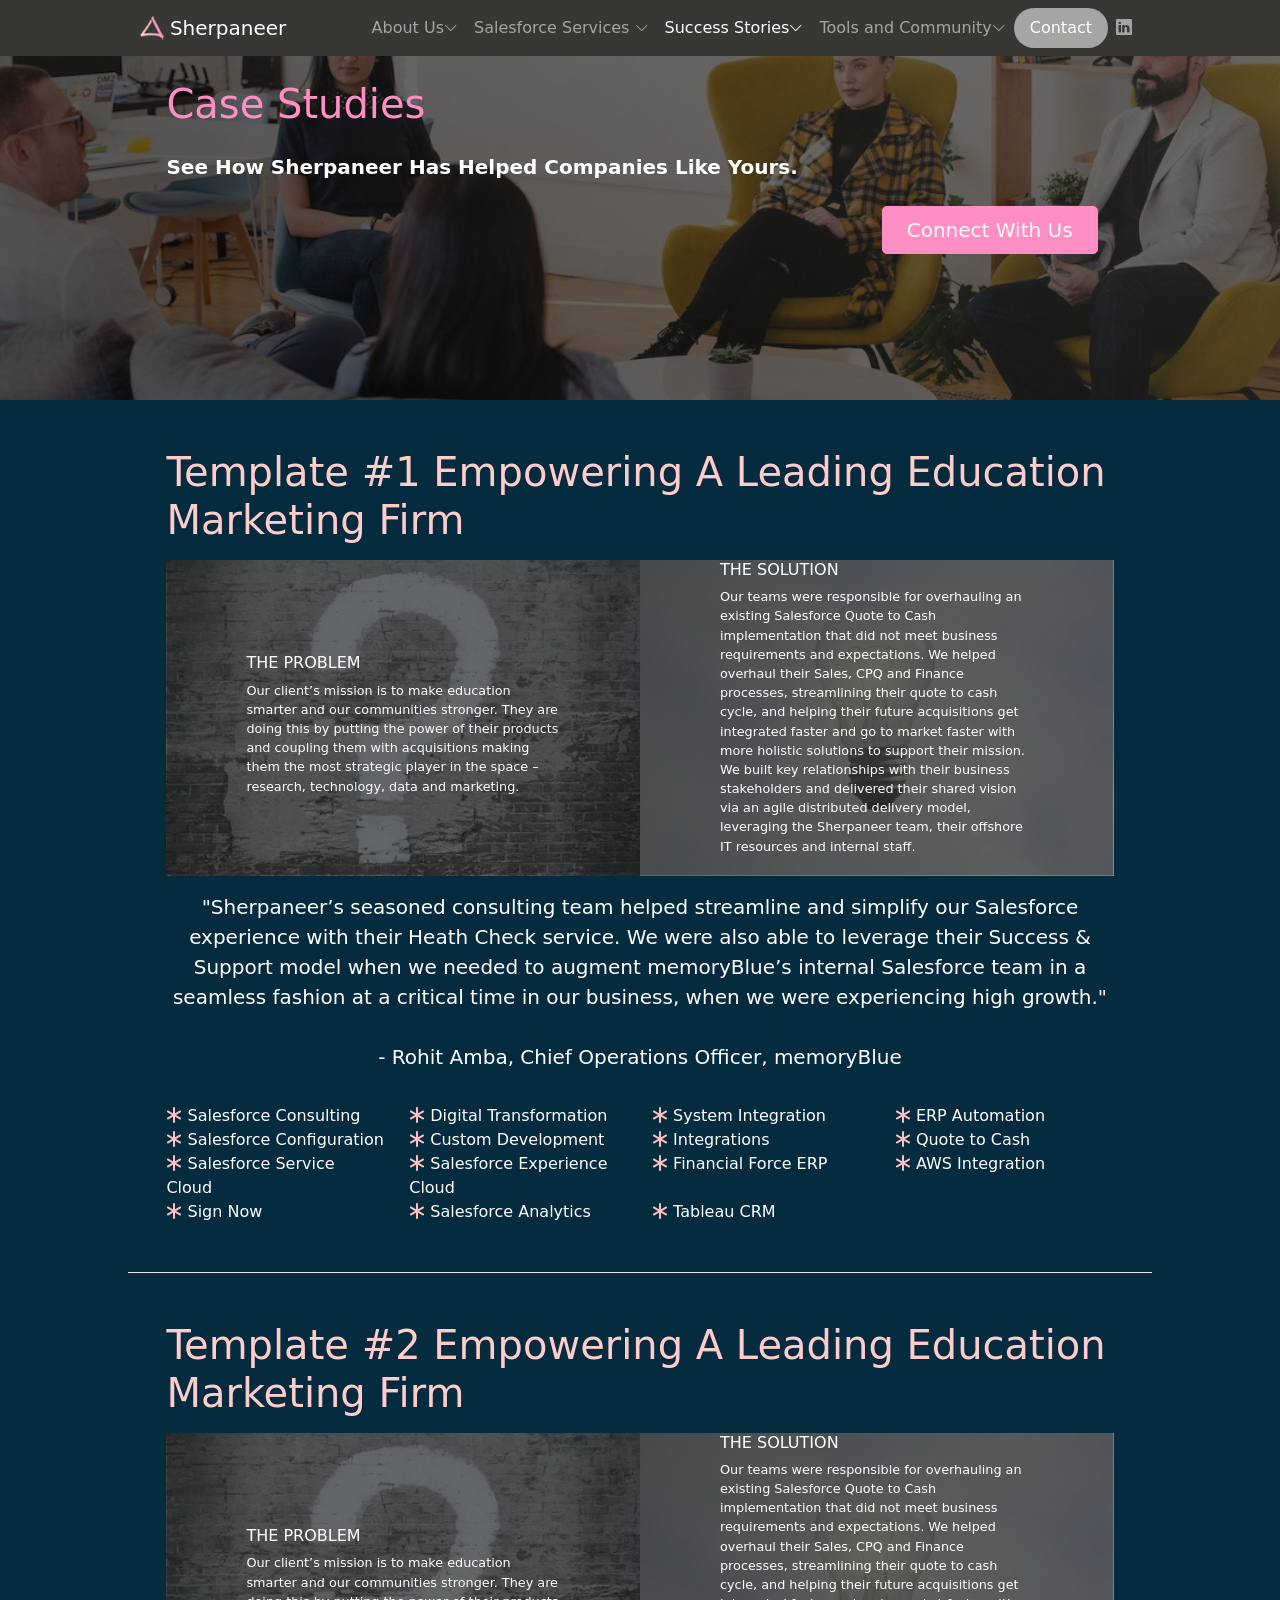
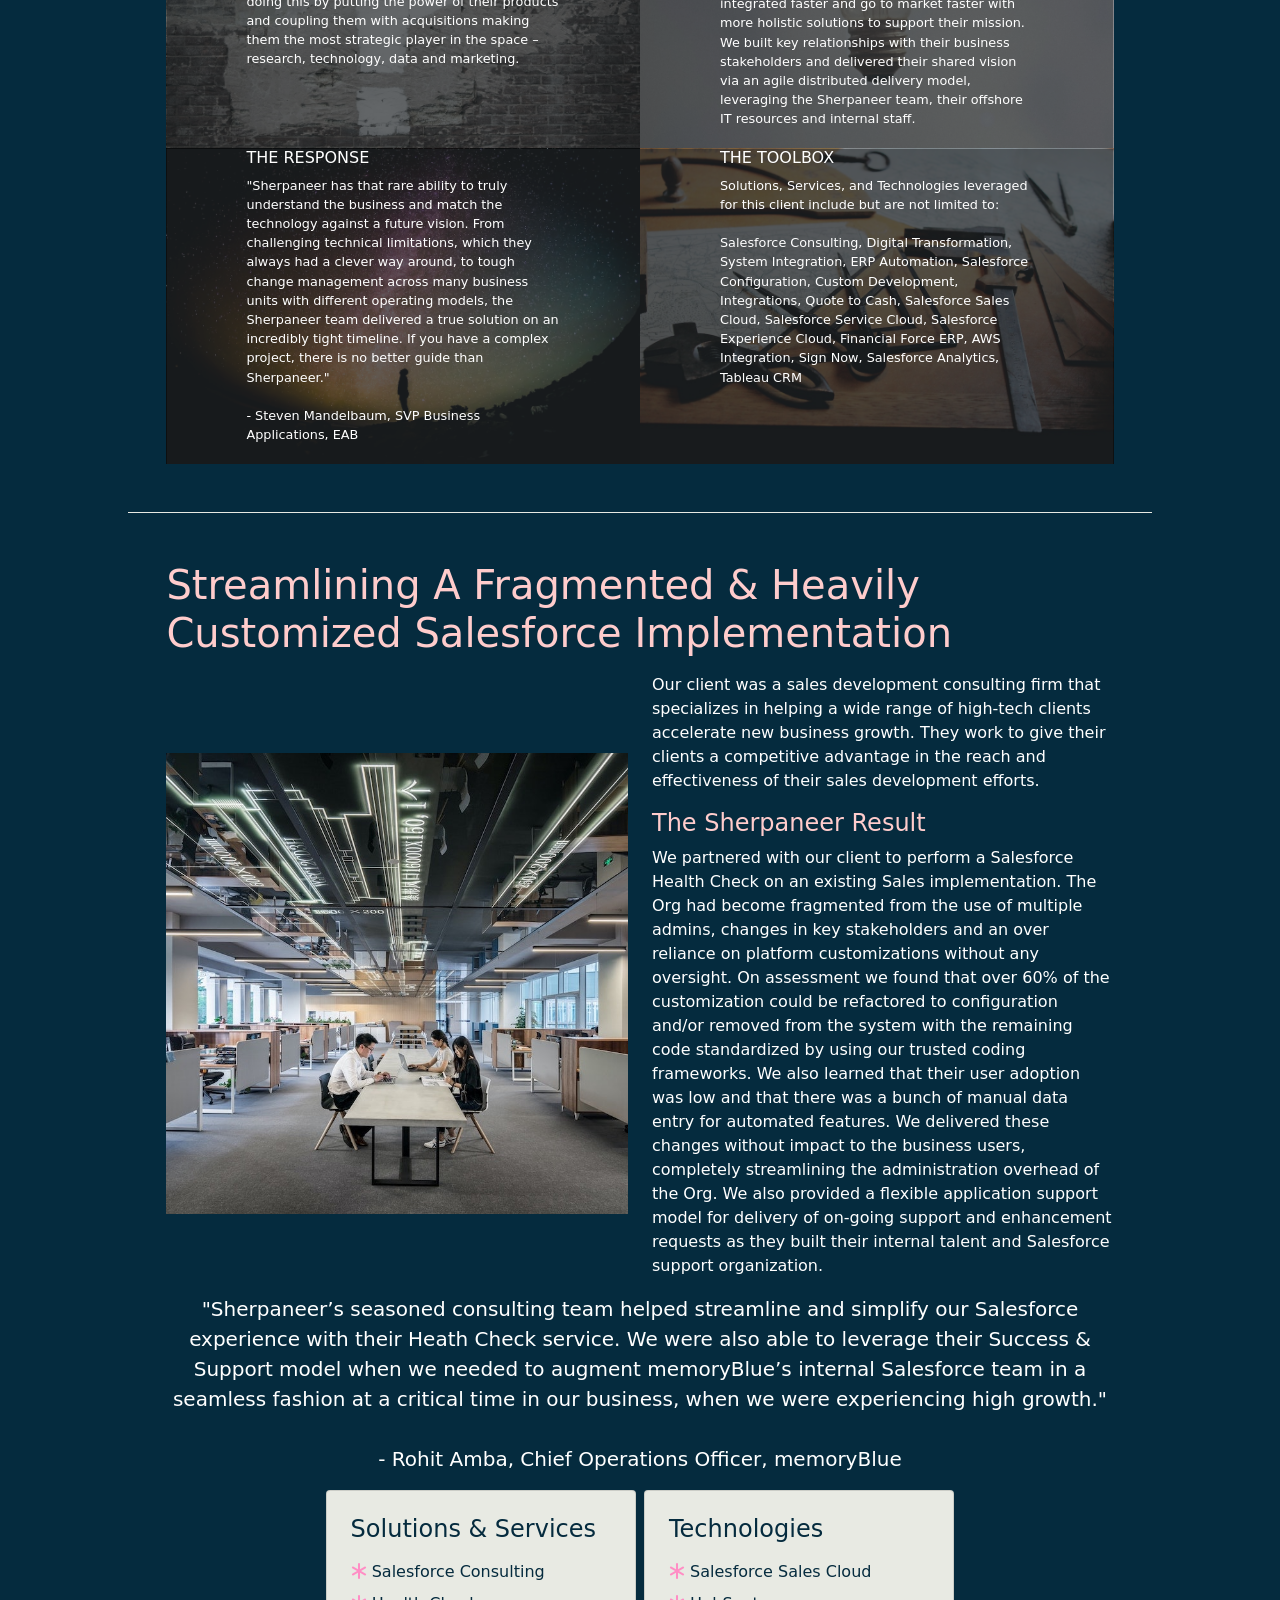
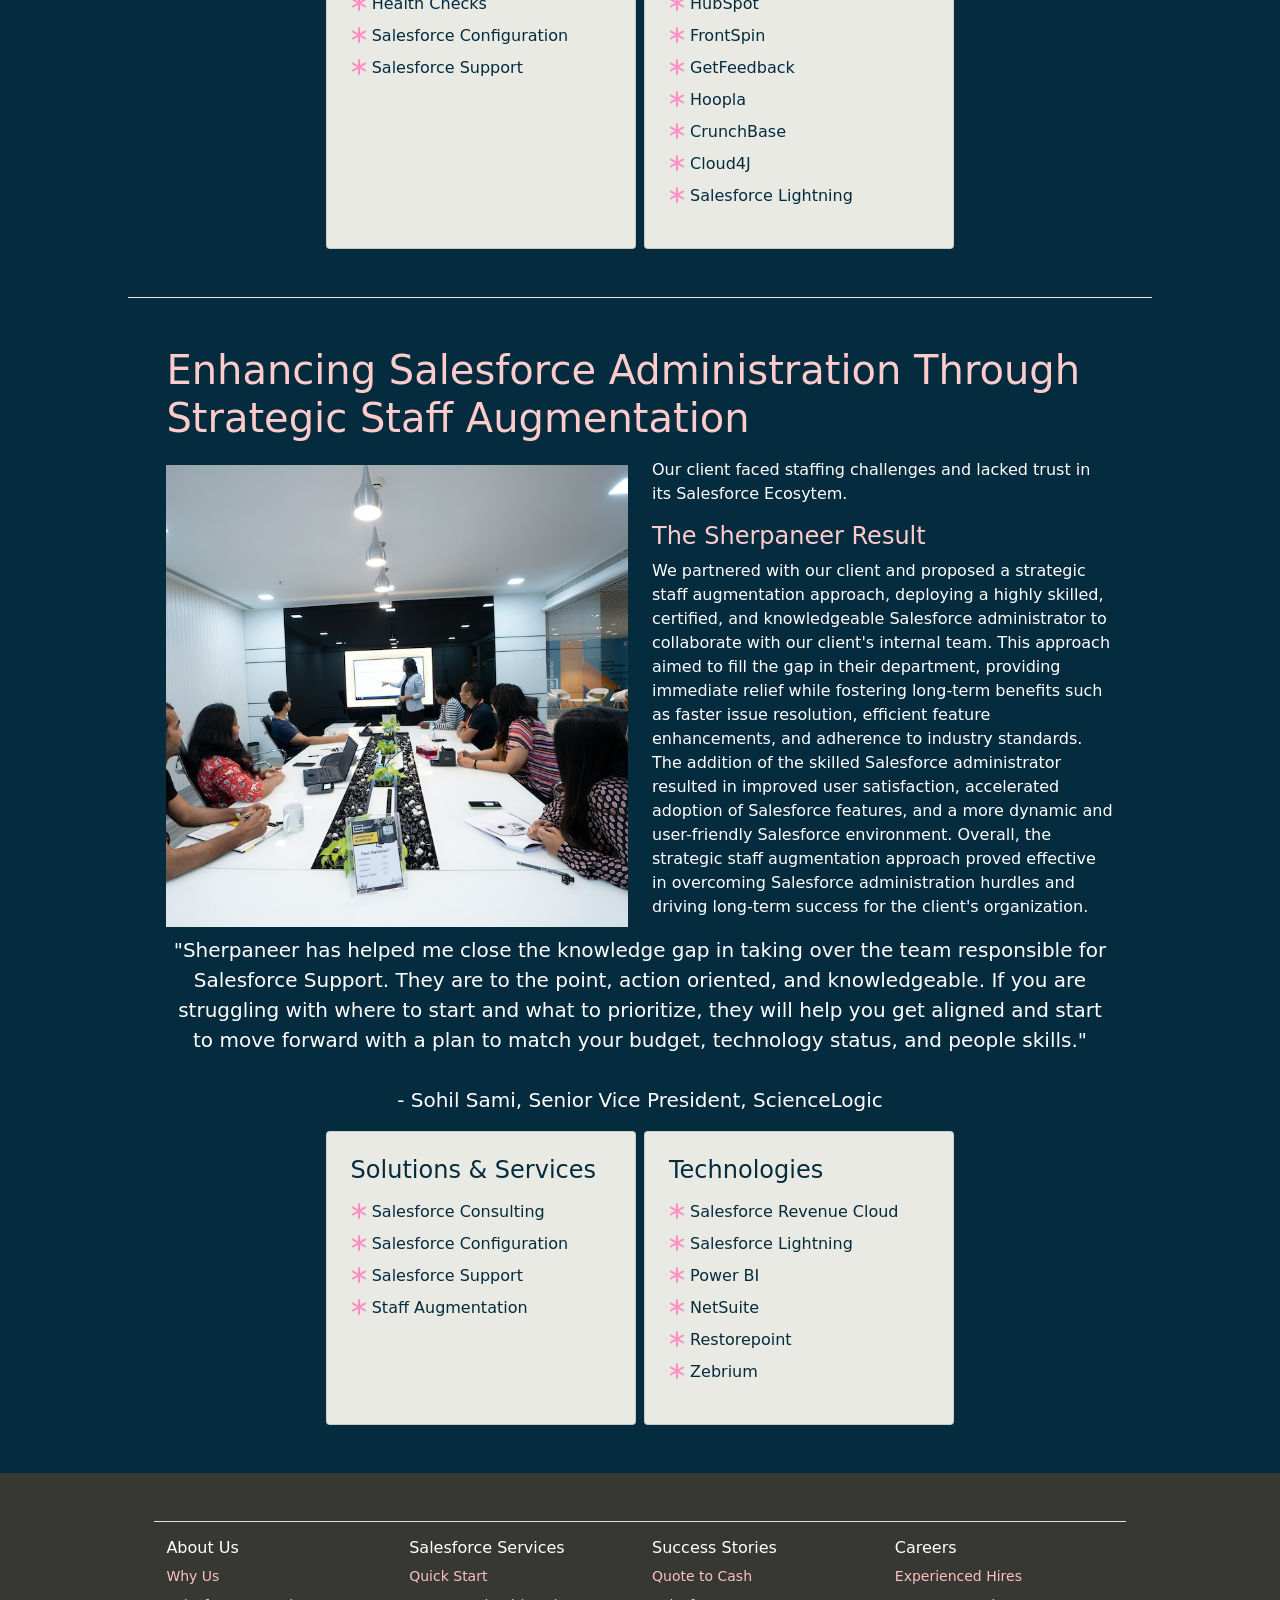
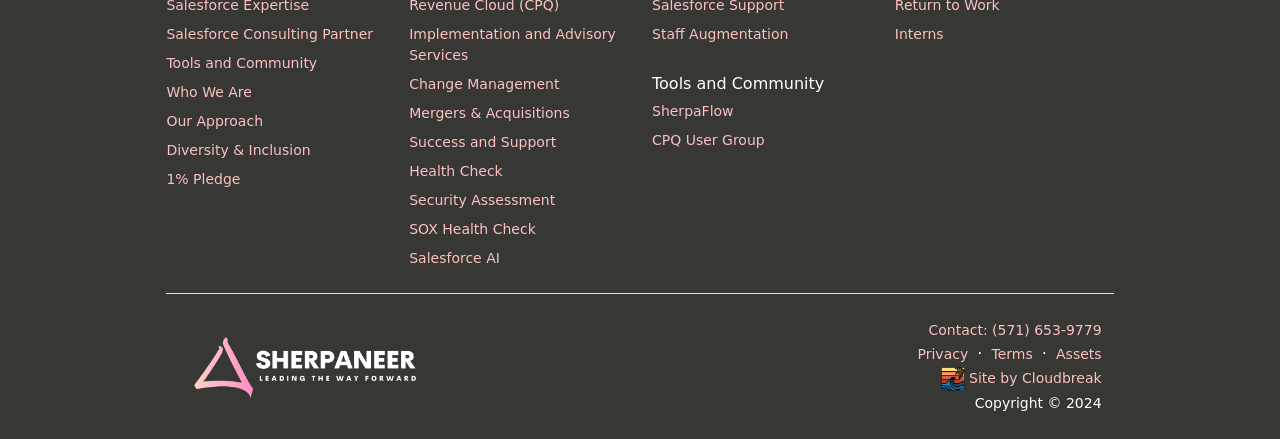
<file: studies2.html>
<!DOCTYPE html>
<html lang="en">

<head>
    <!-- Required meta tags -->
    <meta charset="utf-8" />
    <meta name="viewport" content="width=device-width, initial-scale=1" />
    <link rel="icon" type="image/x-icon" href="img/icon_logo.ico" />

    <meta name="thumbnail" content="http://www.sherpaneer.com/img/logo-black-text.png" />
    <meta name="description" content="Sherpaneer, Leading the Way Forward. Your one stop shop for Salesforce Consulting.">
    <meta name="keywords" content="Sherpaneer, Salesforce, Salesforce Implementation, Salesforce Consulting, Salesforce Consultant, CPQ, CPQ Implementation, CPQ Consulting, CPQ Consulant">

    <meta property="og:image" content="https://www.sherpaneer.com/img/logo-black-text.png">
    <meta property="og:description" content="Sherpaneer, Leading the Way Forward. Your one stop shop for Salesforce Consulting.">
    <meta property="og:title" content="Leading The Way Forward.">


    <link href="css/bootstrap.min.css" rel="stylesheet" />
    <link href="css/style.css" rel="stylesheet" />

    <link href="https://cdn.jsdelivr.net/npm/bootstrap-icons@1.5.0/font/bootstrap-icons.css" rel="stylesheet" />

    <title>Sherpaneer | Case Studies</title>
</head>

<body>
    <!-- Navigation Bar for Mobile -->
    <div class="d-lg-none">
        <nav class="navbar navbar-expand-lg navbar-dark bg-dark fixed-top">
            <div class="container sherparow">
                <a class="navbar-brand" href="index.html"><img src="img/icon_logo.png" alt="" height="24" class="d-inline-block align-text-top" /> Sherpaneer
                </a>
                <button class="navbar-toggler" type="button" data-bs-toggle="collapse" data-bs-target="#navbarSupportedContentMobile" aria-controls="navbarSupportedContentMobile" aria-expanded="false" aria-label="Toggle navigation">
                    <span class="navbar-toggler-icon"></span>
                    </button>
                <div class="collapse navbar-collapse d-lg-none" id="navbarSupportedContentMobile">
                    <ul class="navbar-nav me-auto mb-2 mb-lg-0 text-center">
                        <li class="nav-item">
                            <a class="nav-link" aria-current="page" href="index.html">About Us</a>
                        </li>
                        <li class="nav-item">
                            <a class="nav-link" aria-current="page" href="services.html">Salesforce Services</a>
                        </li>
                        <li class="nav-item">
                            <a class="nav-link" aria-current="page" href="studies.html">Success Stories</a>
                        </li>
                        <li class="nav-item nav-special">
                            <a class="nav-link-special active" aria-current="page" href="#" data-bs-toggle="modal" data-bs-target="#contactModal">
                                Contact
                            </a>
                        </li>
                    </ul>
                </div>
            </div>
        </nav>
    </div>

    <!-- Navigation Bar for Web -->
    <div class="d-none d-lg-flex">
        <nav class="navbar navbar-expand-lg navbar-dark bg-dark fixed-top">
            <div class="container sherparow">
                <a class="navbar-brand" href="index.html"><img src="img/icon_logo.png" alt="" height="24" class="d-inline-block align-text-top" /> Sherpaneer</a>
                <button class="navbar-toggler" type="button" data-bs-toggle="collapse" data-bs-target="#navbarSupportedContent" aria-controls="navbarSupportedContent" aria-expanded="false" aria-label="Toggle navigation"><span class="navbar-toggler-icon"></span></button>
                <div class="collapse navbar-collapse" id="navbarSupportedContent">
                    <ul class="navbar-nav ms-auto mb-2 mb-lg-0">
                        <li class="nav-item dropdown">
                            <a class="nav-link dropdown-toggle" id="navbarDropdownAbout" href="#" role="button" data-bs-toggle="dropdown" aria-expanded="false">About Us<i class="small bi bi-chevron-down"></i></a>
                            <ul class="dropdown-menu dropdown-menu-end" aria-labelledby="navbarDropdownAbout">
                                <li>
                                    <a href="index.html#whyus" class="dropdown-item">Why Us</a>
                                </li>
                                <li>
                                    <a href="index.html#expertise" class="dropdown-item">Salesforce Expertise</a>
                                </li>
                                <li>
                                    <a href="index.html#team" class="dropdown-item">Who We Are</a>
                                </li>
                            </ul>
                        </li>
                        <li class="nav-item dropdown">
                            <a class="nav-link dropdown-toggle" id="navbarDropdownService" href="#" role="button" data-bs-toggle="dropdown" aria-expanded="false">Salesforce Services <i class="small bi bi-chevron-down"></i></a>
                            <ul class="dropdown-menu dropdown-menu-end" aria-labelledby="navbarDropdownService">
                                <li>
                                    <a href="services.html#quickstart" class="dropdown-item">Quick Start</a>
                                </li>
                                <li>
                                    <a href="services.html#cpqrev" class="dropdown-item">Revenue Cloud (CPQ)</a>
                                </li>
                                <li>
                                    <a href="services.html#advisory" class="dropdown-item">Implementation and Advisory Services</a>
                                </li>
                                <li>
                                    <a href="services.html#support" class="dropdown-item">Success and Support</a>
                                </li>
                                <li>
                                    <a href="services.html#sfai" class="dropdown-item">Salesforce AI</a>
                                </li>
                            </ul>
                        </li>
                        <li class="nav-item dropdown">
                            <a class="nav-link dropdown-toggle active" id="navbarDropdownStudy" href="#" role="button" data-bs-toggle="dropdown" aria-expanded="false">Success Stories<i class="small bi bi-chevron-down"></i></a>
                            <ul class="dropdown-menu dropdown-menu-end" aria-labelledby="navbarDropdownStudy">
                                <li>
                                    <a href="studies.html#top" class="dropdown-item">Quote to Cash</a>
                                </li>
                                <li>
                                    <a href="studies.html#case2" class="dropdown-item">Salesforce Support</a>
                                </li>
                                <li>
                                    <a href="studies.html#case3" class="dropdown-item">Staff Augmentation</a>
                                </li>
                            </ul>
                        </li>
                        <li class="nav-item dropdown">
                            <a class="nav-link dropdown-toggle" id="navbarDropdownStudy" href="#" role="button" data-bs-toggle="dropdown" aria-expanded="false">Tools and Community<i class="small bi bi-chevron-down"></i></a>
                            <ul class="dropdown-menu dropdown-menu-end" aria-labelledby="navbarDropdownStudy">
                                <li>
                                    <a href="sherpaflow.html" class="dropdown-item">SherpaFlow</a>
                                </li>
                                <li>
                                    <a href="https://appexchange.salesforce.com/appxConsultingListingDetail?listingId=44afc148-60d6-416d-a673-d0b22499330e" target="_blank" class="dropdown-item">CPQ User Group</a>
                                </li>
                            </ul>
                        </li>
                        <li class="nav-item nav-special">
                            <a class="nav-link-special" aria-current="page" href="#" data-bs-toggle="modal" data-bs-target="#contactModal">
                                Contact
                            </a>
                        </li>
                        <li class="nav-item d-none d-lg-flex">
                            <a class="nav-link" href="https://www.linkedin.com/company/sherpaneer/" target="_blank">
                                <i class="bi-linkedin"></i>
                            </a>
                        </li>
                    </ul>
                </div>
            </div>
        </nav>
    </div>

    <!-- Header-->
    <header class="py-3 pb-0 mini-header study-header">
        <div class="sherparow headsect">
            <div class="my-5 text-xl-start">
                <h1 class="py-3 pink" id="top">Case Studies</h1>
                <p class="lead mb-4 fw-bold text-white d-none d-sm-flex">
                    See How Sherpaneer Has Helped Companies Like Yours.
                </p>
                <p class="small mb-4 fw-bold text-white d-sm-none">
                    See How Sherpaneer Has Helped Companies Like Yours.
                </p>
                <div class="d-grid gap-3 d-sm-flex justify-content-end">
                    <a class="btn btn-secondary btn-lg px-4 me-sm-3" aria-current="page" href="#" data-bs-toggle="modal" data-bs-target="#contactModal">Connect With Us</a>
                </div>
            </div>
        </div>
    </header>

    <!-- Main Body -->
    <main>
        <!-- SECTION // Case Study 1a -->
        <div class="sherpablue-bg p-5">
            <div class="sherparow">
                <h1 id="case1" class="mb-3">Template #1 Empowering A Leading Education Marketing Firm</h1>
                <div class="row gx-0">
                    <div class="col-lg-6">
                        <a class="portfolio-item">
                            <div class="caption">
                                <div class="caption-content">
                                    <div class="h2">The Problem</div>
                                    <p class="mb-0">
                                        Our client’s mission is to make education smarter and our communities stronger. They are doing this by putting the power of their products and coupling them with acquisitions making them the most strategic player in the space – research, technology, data and marketing.
                                    </p>
                                </div>
                            </div>
                            <img class="img-fluid" src="img/case-problem.png" alt="..." />
                        </a>
                    </div>
                    <div class="col-lg-6">
                        <a class="portfolio-item">
                            <div class="caption">
                                <div class="caption-content">
                                    <div class="h2">The Solution</div>
                                    <p class="mb-0">
                                        Our teams were responsible for overhauling an existing Salesforce Quote to Cash implementation that did not meet business requirements and expectations. We helped overhaul their Sales, CPQ and Finance processes, streamlining their quote to cash cycle, and helping their future acquisitions get integrated faster and go to market faster with more holistic solutions to support their mission. We built key relationships with their business stakeholders and delivered their shared vision via an agile distributed delivery model, leveraging the Sherpaneer team, their offshore IT resources and internal staff.
                                    </p>
                                </div>
                            </div>
                            <img class="img-fluid" src="img/case-solution.png" alt="..." />
                        </a>
                    </div>
                    <!-- <div class="col-lg-6">
                        <a class="portfolio-item">
                            <div class="caption">
                                <div class="caption-content">
                                    <div class="h2">The Response</div>
                                    <p class="mb-0">
                                        "Sherpaneer has that rare ability to truly understand the business and match the technology against a future vision. From challenging technical limitations, which they always had a clever way around, to tough change management across many business units with different operating models, the Sherpaneer team delivered a true solution on an incredibly tight timeline. If you have a complex project, there is no better guide than Sherpaneer."
                                        <br><br>- Steven Mandelbaum, SVP Business Applications, EAB
                                    </p>
                                </div>
                            </div>
                            <img class="img-fluid" src="img/case-quote.png" alt="..." />
                        </a>
                    </div>
                    <div class="col-lg-6">
                        <a class="portfolio-item" href="#!">
                            <div class="caption">
                                <div class="caption-content">
                                    <div class="h2">The Toolbox</div>
                                    <p class="mb-0">Solutions, Services, and Technologies leveraged for this client include but are not limited to: <br><br>Salesforce Consulting, Digital Transformation, System Integration, ERP Automation, Salesforce Configuration, Custom Development, Integrations, Quote to Cash, Salesforce Sales Cloud, Salesforce Service Cloud, Salesforce Experience Cloud, Financial Force ERP, AWS Integration, Sign Now, Salesforce Analytics, Tableau CRM</p>
                                </div>
                            </div>
                            <img class="img-fluid" src="img/case-tools.png" alt="..." />
                        </a>
                    </div> -->
                </div>
                <blockquote class="blockquote text-center py-3">
                    "Sherpaneer’s seasoned consulting team helped streamline and simplify our Salesforce experience with their Heath Check service. We were also able to leverage their Success & Support model when we needed to augment memoryBlue’s internal Salesforce team
                    in a seamless fashion at a critical time in our business, when we were experiencing high growth."
                    <br><br>- Rohit Amba, Chief Operations Officer, memoryBlue
                </blockquote>
                <div class="row">
                    <div class="col-3"><i class="bi bi-asterisk peach"></i> Salesforce Consulting</div>
                    <div class="col-3"><i class="bi bi-asterisk peach"></i> Digital Transformation</div>
                    <div class="col-3"><i class="bi bi-asterisk peach"></i> System Integration</div>
                    <div class="col-3"><i class="bi bi-asterisk peach"></i> ERP Automation</div>
                    <div class="col-3"><i class="bi bi-asterisk peach"></i> Salesforce Configuration</div>
                    <div class="col-3"><i class="bi bi-asterisk peach"></i> Custom Development</div>
                    <div class="col-3"><i class="bi bi-asterisk peach"></i> Integrations</div>
                    <div class="col-3"><i class="bi bi-asterisk peach"></i> Quote to Cash</div>
                    <div class="col-3"><i class="bi bi-asterisk peach"></i> Salesforce Service Cloud</div>
                    <div class="col-3"><i class="bi bi-asterisk peach"></i> Salesforce Experience Cloud</div>
                    <div class="col-3"><i class="bi bi-asterisk peach"></i> Financial Force ERP</div>
                    <div class="col-3"><i class="bi bi-asterisk peach"></i> AWS Integration</div>
                    <div class="col-3"><i class="bi bi-asterisk peach"></i> Sign Now</div>
                    <div class="col-3"><i class="bi bi-asterisk peach"></i> Salesforce Analytics</div>
                    <div class="col-3"><i class="bi bi-asterisk peach"></i> Tableau CRM</div>
                </div>
            </div>
        </div>
        <div class="sherpablue-bg p-0">
            <div class="sherparow">
                <hr>
            </div>
        </div>

        <!-- SECTION // Case Study 1b -->
        <div class="sherpablue-bg p-5">
            <div class="sherparow">
                <h1 id="case1" class="mb-3">Template #2 Empowering A Leading Education Marketing Firm</h1>
                <div class="row gx-0">
                    <div class="col-lg-6">
                        <a class="portfolio-item">
                            <div class="caption">
                                <div class="caption-content">
                                    <div class="h2">The Problem</div>
                                    <p class="mb-0">
                                        Our client’s mission is to make education smarter and our communities stronger. They are doing this by putting the power of their products and coupling them with acquisitions making them the most strategic player in the space – research, technology, data and marketing.
                                    </p>
                                </div>
                            </div>
                            <img class="img-fluid" src="img/case-problem.png" alt="..." />
                        </a>
                    </div>
                    <div class="col-lg-6">
                        <a class="portfolio-item">
                            <div class="caption">
                                <div class="caption-content">
                                    <div class="h2">The Solution</div>
                                    <p class="mb-0">
                                        Our teams were responsible for overhauling an existing Salesforce Quote to Cash implementation that did not meet business requirements and expectations. We helped overhaul their Sales, CPQ and Finance processes, streamlining their quote to cash cycle, and helping their future acquisitions get integrated faster and go to market faster with more holistic solutions to support their mission. We built key relationships with their business stakeholders and delivered their shared vision via an agile distributed delivery model, leveraging the Sherpaneer team, their offshore IT resources and internal staff.
                                    </p>
                                </div>
                            </div>
                            <img class="img-fluid" src="img/case-solution.png" alt="..." />
                        </a>
                    </div>
                    <div class="col-lg-6">
                        <a class="portfolio-item">
                            <div class="caption">
                                <div class="caption-content">
                                    <div class="h2">The Response</div>
                                    <p class="mb-0">
                                        "Sherpaneer has that rare ability to truly understand the business and match the technology against a future vision. From challenging technical limitations, which they always had a clever way around, to tough change management across many business units with different operating models, the Sherpaneer team delivered a true solution on an incredibly tight timeline. If you have a complex project, there is no better guide than Sherpaneer."
                                        <br><br>- Steven Mandelbaum, SVP Business Applications, EAB
                                    </p>
                                </div>
                            </div>
                            <img class="img-fluid" src="img/case-quote.png" alt="..." />
                        </a>
                    </div>
                    <div class="col-lg-6">
                        <a class="portfolio-item" href="#!">
                            <div class="caption">
                                <div class="caption-content">
                                    <div class="h2">The Toolbox</div>
                                    <p class="mb-0">Solutions, Services, and Technologies leveraged for this client include but are not limited to: <br><br>Salesforce Consulting, Digital Transformation, System Integration, ERP Automation, Salesforce Configuration, Custom Development, Integrations, Quote to Cash, Salesforce Sales Cloud, Salesforce Service Cloud, Salesforce Experience Cloud, Financial Force ERP, AWS Integration, Sign Now, Salesforce Analytics, Tableau CRM</p>
                                </div>
                            </div>
                            <img class="img-fluid" src="img/case-tools.png" alt="..." />
                        </a>
                    </div>
                </div>
            </div>
        </div>
        <div class="sherpablue-bg p-0">
            <div class="sherparow">
                <hr>
            </div>
        </div>
        

        <!-- SECTION // Case Study 2 -->
        <div class="sherpablue-bg p-5">
            <div class="sherparow">
                <h1 id="case2" class="mb-3">Streamlining A Fragmented &amp; Heavily Customized Salesforce Implementation</h1>
                <div class="row">
                    <div class="col-md-6 my-auto">
                        <img src="img/case2.png" class="casestudy">
                    </div>
                    <div class="col-md-6">
                        <p>
                            Our client was a sales development consulting firm that specializes in helping a wide range of high-tech clients accelerate new business growth. They work to give their clients a competitive advantage in the reach and effectiveness of their sales development
                            efforts.
                        </p>
                        <h4 style="color:#ffcccc">The Sherpaneer Result</h4>
                        <p>
                            We partnered with our client to perform a Salesforce Health Check on an existing Sales implementation. The Org had become fragmented from the use of multiple admins, changes in key stakeholders and an over reliance on platform customizations without any
                            oversight. On assessment we found that over 60% of the customization could be refactored to configuration and/or removed from the system with the remaining code standardized by using our trusted coding frameworks. We also learned
                            that their user adoption was low and that there was a bunch of manual data entry for automated features. We delivered these changes without impact to the business users, completely streamlining the administration overhead of
                            the Org. We also provided a flexible application support model for delivery of on-going support and enhancement requests as they built their internal talent and Salesforce support organization.
                        </p>
                    </div>
                </div>

                <blockquote class="blockquote text-center">
                    "Sherpaneer’s seasoned consulting team helped streamline and simplify our Salesforce experience with their Heath Check service. We were also able to leverage their Success & Support model when we needed to augment memoryBlue’s internal Salesforce team
                    in a seamless fashion at a critical time in our business, when we were experiencing high growth."
                    <br><br>- Rohit Amba, Chief Operations Officer, memoryBlue
                </blockquote>
                <!-- CARD ROW -->
                <div class="row gx-2 justify-content-center">
                    <!-- Industry Card -->
                    <!-- <div class="col-md-4">
                        <div class="card h-100">
                            <div class="card-body p-4">
                                <div class="mb-3">
                                    <h4>Industry</h4>
                                </div>
                                <ul class="list-unstyled mb-4">
                                    <li class="mb-2">
                                        <i class="bi bi-asterisk pink"></i> High Tech Sales
                                    </li>
                                </ul>
                            </div>
                        </div>
                    </div> -->
                    <!-- Solutions and Services Card -->
                    <div class="col-md-4">
                        <div class="card h-100">
                            <div class="card-body p-4">
                                <div class="mb-3">
                                    <h4>Solutions &amp; Services</h4>
                                </div>
                                <ul class="list-unstyled">
                                    <li class="mb-2">
                                        <i class="bi bi-asterisk pink"></i> Salesforce Consulting
                                    </li>
                                    <li class="mb-2">
                                        <i class="bi bi-asterisk pink"></i> Health Checks
                                    </li>
                                    <li class="mb-2">
                                        <i class="bi bi-asterisk pink"></i> Salesforce Configuration
                                    </li>
                                    <li class="mb-2">
                                        <i class="bi bi-asterisk pink"></i> Salesforce Support
                                    </li>
                                </ul>
                            </div>
                        </div>
                    </div>
                    <!-- Technologies Card -->
                    <div class="col-md-4">
                        <div class="card h-100">
                            <div class="card-body p-4">
                                <div class="mb-3">
                                    <h4>Technologies</h4>
                                </div>
                                <ul class="list-unstyled">
                                    <li class="mb-2">
                                        <i class="bi bi-asterisk pink"></i> Salesforce Sales Cloud
                                    </li>
                                    <li class="mb-2">
                                        <i class="bi bi-asterisk pink"></i> HubSpot
                                    </li>
                                    <li class="mb-2">
                                        <i class="bi bi-asterisk pink"></i> FrontSpin
                                    </li>
                                    <li class="mb-2">
                                        <i class="bi bi-asterisk pink"></i> GetFeedback
                                    </li>
                                    <li class="mb-2">
                                        <i class="bi bi-asterisk pink"></i> Hoopla
                                    </li>
                                    <li class="mb-2">
                                        <i class="bi bi-asterisk pink"></i> CrunchBase
                                    </li>
                                    <li class="mb-2">
                                        <i class="bi bi-asterisk pink"></i> Cloud4J
                                    </li>
                                    <li class="mb-2">
                                        <i class="bi bi-asterisk pink"></i> Salesforce Lightning
                                    </li>
                                </ul>
                            </div>
                        </div>
                    </div>
                </div>
            </div>
        </div>
        <div class="sherpablue-bg p-0">
            <div class="sherparow">
                <hr>
            </div>
        </div>

        <!-- SECTION // Case Study 3 -->
        <div class="sherpablue-bg p-5">
            <div class="sherparow">
                <h1 id="case3" class="mb-3">Enhancing Salesforce Administration Through Strategic Staff Augmentation</h1>
                <div class="row">
                    <div class="col-md-6 my-auto">
                        <img src="img/case3.png" class="casestudy">
                    </div>
                    <div class="col-md-6">
                        <p>
                            Our client faced staffing challenges and lacked trust in its Salesforce Ecosytem.
                        </p>
                        <h4 style="color:#ffcccc">The Sherpaneer Result</h4>
                        <p>
                            We partnered with our client and proposed a strategic staff augmentation approach, deploying a highly skilled, certified, and knowledgeable Salesforce administrator to collaborate with our client's internal team. This approach aimed to fill the gap in their department, providing immediate relief while fostering long-term benefits such as faster issue resolution, efficient feature enhancements, and adherence to industry standards. The addition of the skilled Salesforce administrator resulted in improved user satisfaction, accelerated adoption of Salesforce features, and a more dynamic and user-friendly Salesforce environment. Overall, the strategic staff augmentation approach proved effective in overcoming Salesforce administration hurdles and driving long-term success for the client's organization.
                        </p>
                    </div>
                </div>

                <blockquote class="blockquote text-center">
                    "Sherpaneer has helped me close the knowledge gap in taking over the team responsible for Salesforce Support. They are to the point, action oriented, and knowledgeable. If you are struggling with where to start and what to prioritize, they will help you get aligned and start to move forward with a plan to match your budget, technology status, and people skills."
                    <br><br>- Sohil Sami, Senior Vice President, ScienceLogic
                </blockquote>
                <!-- CARD ROW -->
                <div class="row gx-2 justify-content-center">
                    <!-- Industry Card -->
                    <!-- <div class="col-md-4">
                        <div class="card h-100">
                            <div class="card-body p-4">
                                <div class="mb-3">
                                    <h4>Industry</h4>
                                </div>
                                <ul class="list-unstyled mb-4">
                                    <li class="mb-2">
                                        <i class="bi bi-asterisk pink"></i> High Tech Sales
                                    </li>
                                </ul>
                            </div>
                        </div>
                    </div> -->
                    <!-- Solutions and Services Card -->
                    <div class="col-md-4">
                        <div class="card h-100">
                            <div class="card-body p-4">
                                <div class="mb-3">
                                    <h4>Solutions &amp; Services</h4>
                                </div>
                                <ul class="list-unstyled">
                                    <li class="mb-2">
                                        <i class="bi bi-asterisk pink"></i> Salesforce Consulting
                                    </li>
                                    <li class="mb-2">
                                        <i class="bi bi-asterisk pink"></i> Salesforce Configuration
                                    </li>
                                    <li class="mb-2">
                                        <i class="bi bi-asterisk pink"></i> Salesforce Support
                                    </li>
                                    <li class="mb-2">
                                        <i class="bi bi-asterisk pink"></i> Staff Augmentation
                                    </li>
                                </ul>
                            </div>
                        </div>
                    </div>
                    <!-- Technologies Card -->
                    <div class="col-md-4">
                        <div class="card h-100">
                            <div class="card-body p-4">
                                <div class="mb-3">
                                    <h4>Technologies</h4>
                                </div>
                                <ul class="list-unstyled">
                                    <li class="mb-2">
                                        <i class="bi bi-asterisk pink"></i> Salesforce Revenue Cloud
                                    </li>
                                    <li class="mb-2">
                                        <i class="bi bi-asterisk pink"></i> Salesforce Lightning
                                    </li>
                                    <li class="mb-2">
                                        <i class="bi bi-asterisk pink"></i> Power BI
                                    </li>
                                    <li class="mb-2">
                                        <i class="bi bi-asterisk pink"></i> NetSuite
                                    </li>
                                    <li class="mb-2">
                                        <i class="bi bi-asterisk pink"></i> Restorepoint
                                    </li>
                                    <li class="mb-2">
                                        <i class="bi bi-asterisk pink"></i> Zebrium
                                    </li>
                                </ul>
                            </div>
                        </div>
                    </div>
                </div>
            </div>
        </div>


        <!-- Site Map -->
        <div class="dark-bg p-5 pb-4">
            <div class="sherparow">
                <div class="row border-top py-3">
                    <div class="col small">
                        <h6>About Us</h6>
                        <ul class="nav flex-column">
                            <li class="nav-item mb-2">
                                <a href="index.html#whyus" class="nav-link p-0">Why Us</a>
                            </li>
                            <li class="nav-item mb-2">
                                <a href="index.html#expertise" class="nav-link p-0">Salesforce Expertise</a>
                            </li>
                            <li class="nav-item mb-2">
                                <a href="index.html#sfpartner" class="nav-link p-0">Salesforce Consulting Partner</a>
                            </li>
                            <li class="nav-item mb-2">
                                <a href="index.html#tools" class="nav-link p-0">Tools and Community</a>
                            </li>
                            <li class="nav-item mb-2">
                                <a href="index.html#team" class="nav-link p-0">Who We Are</a>
                            </li>
                            <li class="nav-item mb-2">
                                <a href="index.html#approach" class="nav-link p-0">Our Approach</a>
                            </li>
                            <li class="nav-item mb-2">
                                <a href="index.html#inclusion" class="nav-link p-0">Diversity &amp; Inclusion</a>
                            </li>
                            <li class="nav-item mb-2">
                                <a href="index.html#pledge" class="nav-link p-0">1% Pledge</a>
                            </li>
                        </ul>
                    </div>
                    <div class="col small">
                        <h6>Salesforce Services</h6>
                        <ul class="nav flex-column">
                            <li class="nav-item mb-2">
                                <a href="services.html#quickstart" class="nav-link p-0">Quick Start</a>
                            </li>
                            <li class="nav-item mb-2">
                                <a href="services.html#cpqrev" class="nav-link p-0">Revenue Cloud (CPQ)</a>
                            </li>
                            <li class="nav-item mb-2">
                                <a href="services.html#advisory" class="nav-link p-0">Implementation and Advisory Services</a>
                            </li>

                            <li class="nav-item mb-2">
                                <a href="services.html#cm" class="nav-link p-0">Change Management</a>
                            </li>
                            <li class="nav-item mb-2">
                                <a href="services.html#manda" class="nav-link p-0">Mergers & Acquisitions</a>
                            </li>

                            <li class="nav-item mb-2">
                                <a href="services.html#support" class="nav-link p-0">Success and Support</a>
                            </li>
                            <li class="nav-item mb-2">
                                <a href="services.html#health" class="nav-link p-0">Health Check</a>
                            </li>
                            <li class="nav-item mb-2">
                                <a href="services.html#sfsecurity" class="nav-link p-0">Security Assessment</a>
                            </li>
                            <li class="nav-item mb-2">
                                <a href="services.html#sox" class="nav-link p-0">SOX Health Check</a>
                            </li>
                            <li class="nav-item mb-2">
                                <a href="services.html#sfai" class="nav-link p-0">Salesforce AI</a>
                            </li>
                        </ul>
                    </div>
                    <div class="col small">
                        <h6>Success Stories</h6>
                        <ul class="nav flex-column">
                            <li class="nav-item mb-2">
                                <a href="studies.html#case1" class="nav-link p-0">Quote to Cash</a>
                            </li>
                            <li class="nav-item mb-2">
                                <a href="studies.html#case2" class="nav-link p-0">Salesforce Support</a>
                            </li>
                            <li class="nav-item mb-2">
                                <a href="studies.html#case3" class="nav-link p-0">Staff Augmentation</a>
                            </li>
                        </ul><br>
                        <h6>Tools and Community</h6>
                        <ul class="nav flex-column">
                            <li class="nav-item mb-2">
                                <a href="sherpaflow.html" class="nav-link p-0">SherpaFlow</a>
                            </li>
                            <li class="nav-item mb-2">
                                <a href="https://appexchange.salesforce.com/appxConsultingListingDetail?listingId=44afc148-60d6-416d-a673-d0b22499330e" target="_blank" class="nav-link p-0">CPQ User Group</a>
                            </li>
                        </ul>
                    </div>
                    <div class="col small">
                        <h6>Careers</h6>
                        <ul class="nav flex-column">
                            <li class="nav-item mb-2">
                                <a href="careers.html#exp" class="nav-link p-0">Experienced Hires</a>
                            </li>
                            <li class="nav-item mb-2">
                                <a href="careers.html#return" class="nav-link p-0">Return to Work</a>
                            </li>
                            <li class="nav-item mb-2">
                                <a href="careers.html#intern" class="nav-link p-0">Interns</a>
                            </li>
                        </ul>
                    </div>
                </div>
                <!-- Footer -->
                <footer>
                    <div class="pt-4 mt-auto border-top">
                        <div class="container">
                            <div class="row align-items-center justify-content-between flex-column flex-sm-row">
                                <div class="col">
                                    <a href="index.html"><img src="img/full_logo.png" style="height: 75px" /></a>
                                </div>
                                <div class="col-auto text-end">
                                    <a class="small" href="tel:+5716539779">Contact: (571) 653-9779</a><br>
                                    <a class="small" href="https://www.privacypolicygenerator.info/live.php?token=EvFGcDycAYOTXIfF3PYM4jE8K0Vm0UhL" target="blank">Privacy</a>
                                    <span class="text-white mx-1">&middot;</span>
                                    <a class="small" href="https://www.privacypolicies.com/live/56dd2d23-2df3-41c7-bad6-c53632ff351d" target="blank">Terms</a>
                                    <span class="text-white mx-1">&middot;</span>
                                    <a class="small" aria-current="page" href="#" data-bs-toggle="modal" data-bs-target="#assetModal">Assets</a>
                                    <br />
                                    <a class="small" href="https://www.cloudbrk.io"><img src="img/cloudbrk_small.png" style="height: 1.5rem" /> Site by Cloudbreak</a><br>
                                    <span class="small m-0 text-white small">Copyright &copy; 2024</span>
                                </div>
                            </div>
                        </div>
                    </div>
                </footer>
            </div>
        </div>
        <!-- Contact Us Modal -->
        <div class="portfolio-modal modal fade" id="contactModal" tabindex="-1" aria-labelledby="contactModallabel" aria-hidden="true">
            <div class="modal-dialog modal-xl">
                <div class="modal-content">
                    <div class="modal-header border-0"><button class="btn-close" type="button" data-bs-dismiss="modal" aria-label="Close"></button></div>
                    <div class="modal-body text-center pb-5">
                        <div class="container">
                            <div class="row justify-content-center">
                                <div class="col-lg-8">
                                    <h2 class="text-secondary text-uppercase mb-0">Contact Us</h2>
                                    <hr>
                                    <div class="mb-4 text-justify text-dark">
                                        <p><iframe src="https://go.pardot.com/l/1051492/2024-01-24/3915i" width="100%" height="500" type="text/html" frameborder="0" allowTransparency="true" style="border: 0"></iframe></p>
                                    </div>
                                    <button class="btn btn-dark" data-bs-dismiss="modal">
                                            Close
                                    </button>
                                </div>
                            </div>
                        </div>
                    </div>
                </div>
            </div>
        </div>
        <!-- Asset Modal -->
        <div class="portfolio-modal modal fade" id="assetModal" tabindex="-1" aria-labelledby="assetModallabel" aria-hidden="true">
            <div class="modal-dialog modal-xl">
                <div class="modal-content">
                    <div class="modal-header border-0"><button class="btn-close" type="button" data-bs-dismiss="modal" aria-label="Close"></button></div>
                    <div class="modal-body text-center pb-5">
                        <div class="container">
                            <div class="row justify-content-center">
                                <div class="col-lg-8">
                                    <h2 class="text-secondary text-uppercase mb-0">Asset Credit</h2>
                                    <hr>
                                    <div class="mb-4 text-justify text-dark">
                                        <p>
                                            Bookshelf photo by <a href="https://unsplash.com/@zeak?utm_content=creditCopyText&utm_medium=referral&utm_source=unsplash">Dmitrij Paskevic</a> on <a href="https://unsplash.com/photos/hardbound-books-YjVa-F9P9kk?utm_content=creditCopyText&utm_medium=referral&utm_source=unsplash">Unsplash</a>
                                        </p>
                                        <p>
                                            Office photo by <a href="https://unsplash.com/@lycs?utm_content=creditCopyText&utm_medium=referral&utm_source=unsplash">LYCS Architecture</a> on <a href="https://unsplash.com/photos/man-and-woman-sitting-on-table-U2BI3GMnSSE?utm_content=creditCopyText&utm_medium=referral&utm_source=unsplash">Unsplash</a>
                                        </p>
                                        <p>
                                            Office photo by <a href="https://unsplash.com/@jasongoodman_youxventures?utm_content=creditCopyText&utm_medium=referral&utm_source=unsplash">Jason Goodman</a> on <a href="https://unsplash.com/photos/people-seated-in-living-room-wVh5grSMYaY?utm_content=creditCopyText&utm_medium=referral&utm_source=unsplash">Unsplash</a>
                                        </p>
                                        <p>
                                            Mountain photo by <a href="https://unsplash.com/@vorosbenisop?utm_content=creditCopyText&utm_medium=referral&utm_source=unsplash">Benjamin Voros</a> on <a href="https://unsplash.com/photos/snow-mountain-under-stars-phIFdC6lA4E?utm_content=creditCopyText&utm_medium=referral&utm_source=unsplash">Unsplash</a>
                                        </p>
                                        <p>
                                            Team photo by <a href="https://unsplash.com/@hudsonhintze?utm_content=creditCopyText&utm_medium=referral&utm_source=unsplash">Hudson Hintze</a> on <a href="https://unsplash.com/photos/silhouette-of-nine-persons-standing-on-the-hill-vpxeE7s-my4?utm_content=creditCopyText&utm_medium=referral&utm_source=unsplash">Unsplash</a>
                                        </p>
                                        <p>
                                            Rowing photo by <a href="https://unsplash.com/@joshcala?utm_content=creditCopyText&utm_medium=referral&utm_source=unsplash">Josh Calabrese</a> on <a href="https://unsplash.com/photos/five-men-riding-row-boat-Ev1XqeVL2wI?utm_content=creditCopyText&utm_medium=referral&utm_source=unsplash">Unsplash</a>
                                        </p>
                                        <p>
                                            Teamwork photo by <a href="https://unsplash.com/@smartworkscoworking?utm_content=creditCopyText&utm_medium=referral&utm_source=unsplash">Smartworks Coworking</a> on <a href="https://unsplash.com/photos/people-sitting-at-the-table-looking-to-another-person-standing-in-front-of-them-Uz8THWPXwhI?utm_content=creditCopyText&utm_medium=referral&utm_source=unsplash">Unsplash</a>
                                        </p>
                                    </div>
                                    <button class="btn btn-dark" data-bs-dismiss="modal">
                                            Close
                                    </button>
                                </div>
                            </div>
                        </div>
                    </div>
                </div>
            </div>
        </div>
    </main>
    <script src="js/bootstrap.bundle.min.js"></script>
</body>

</html>
</file>
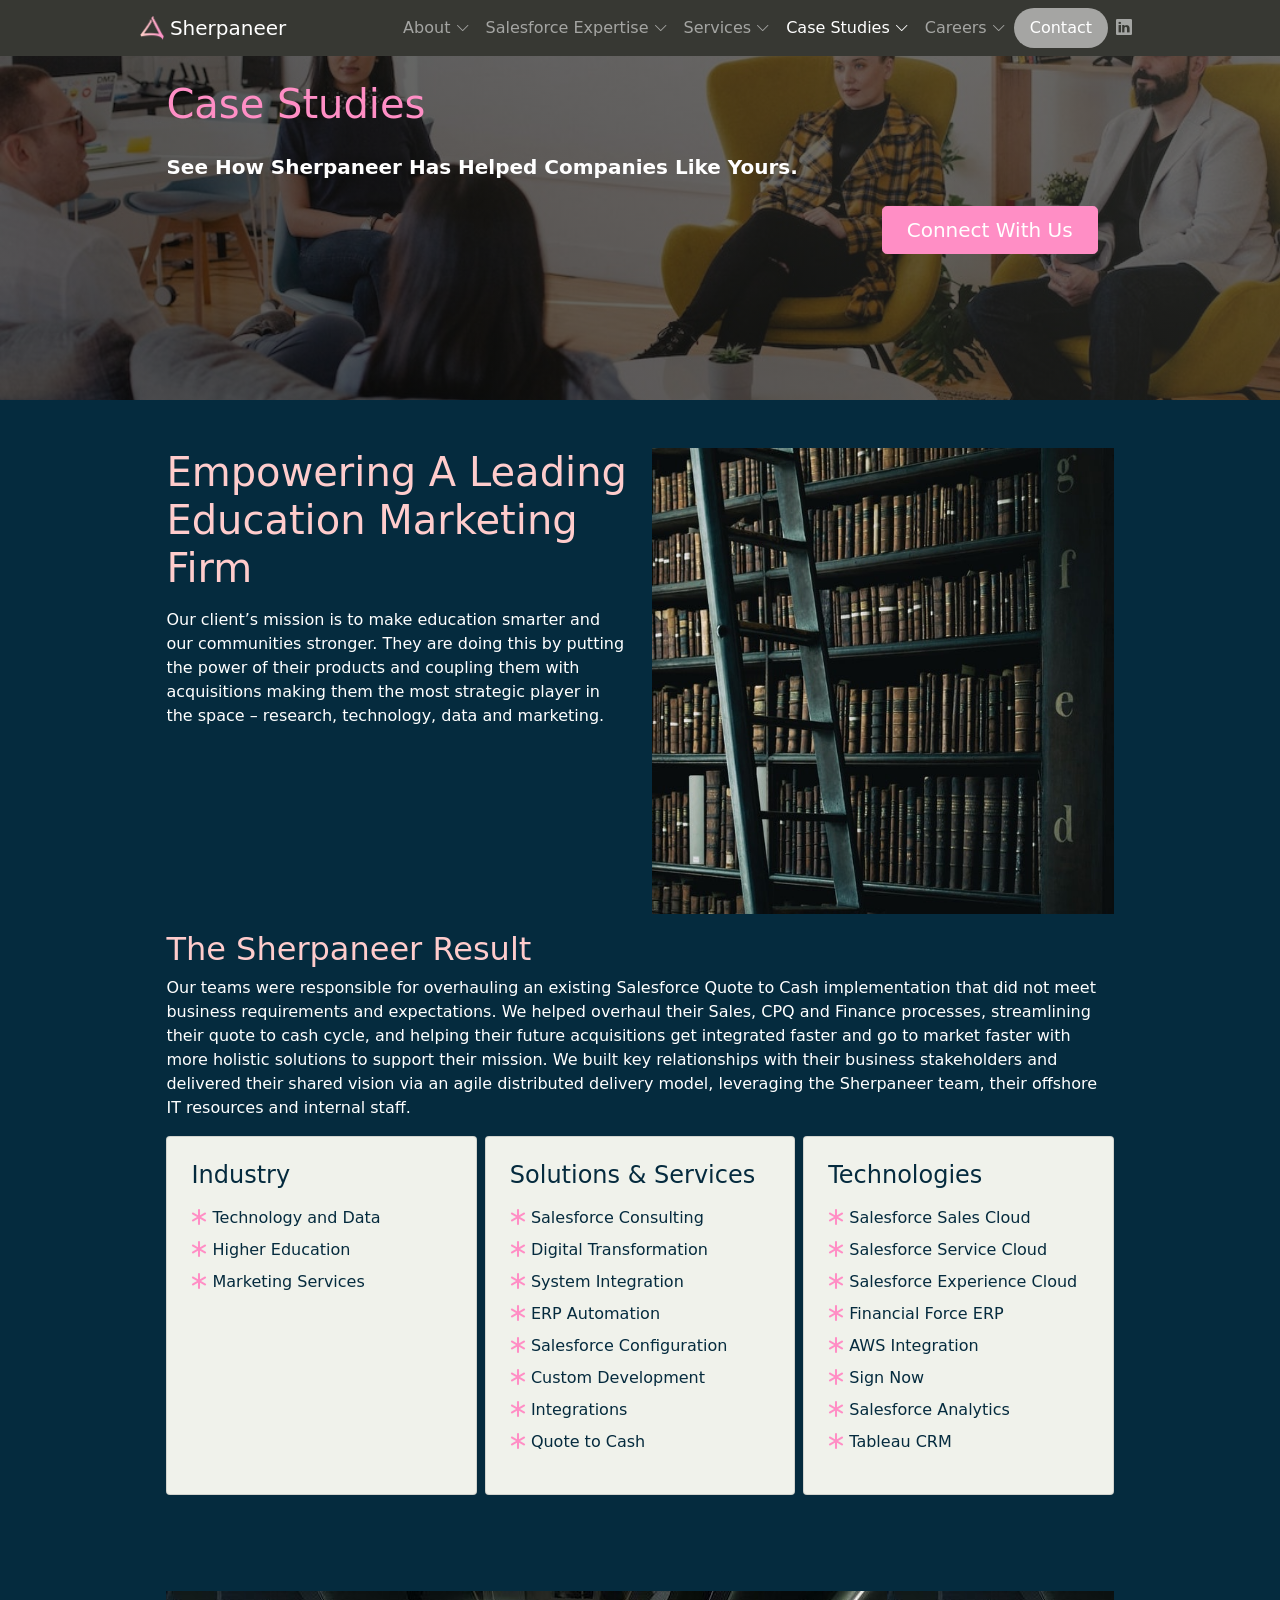
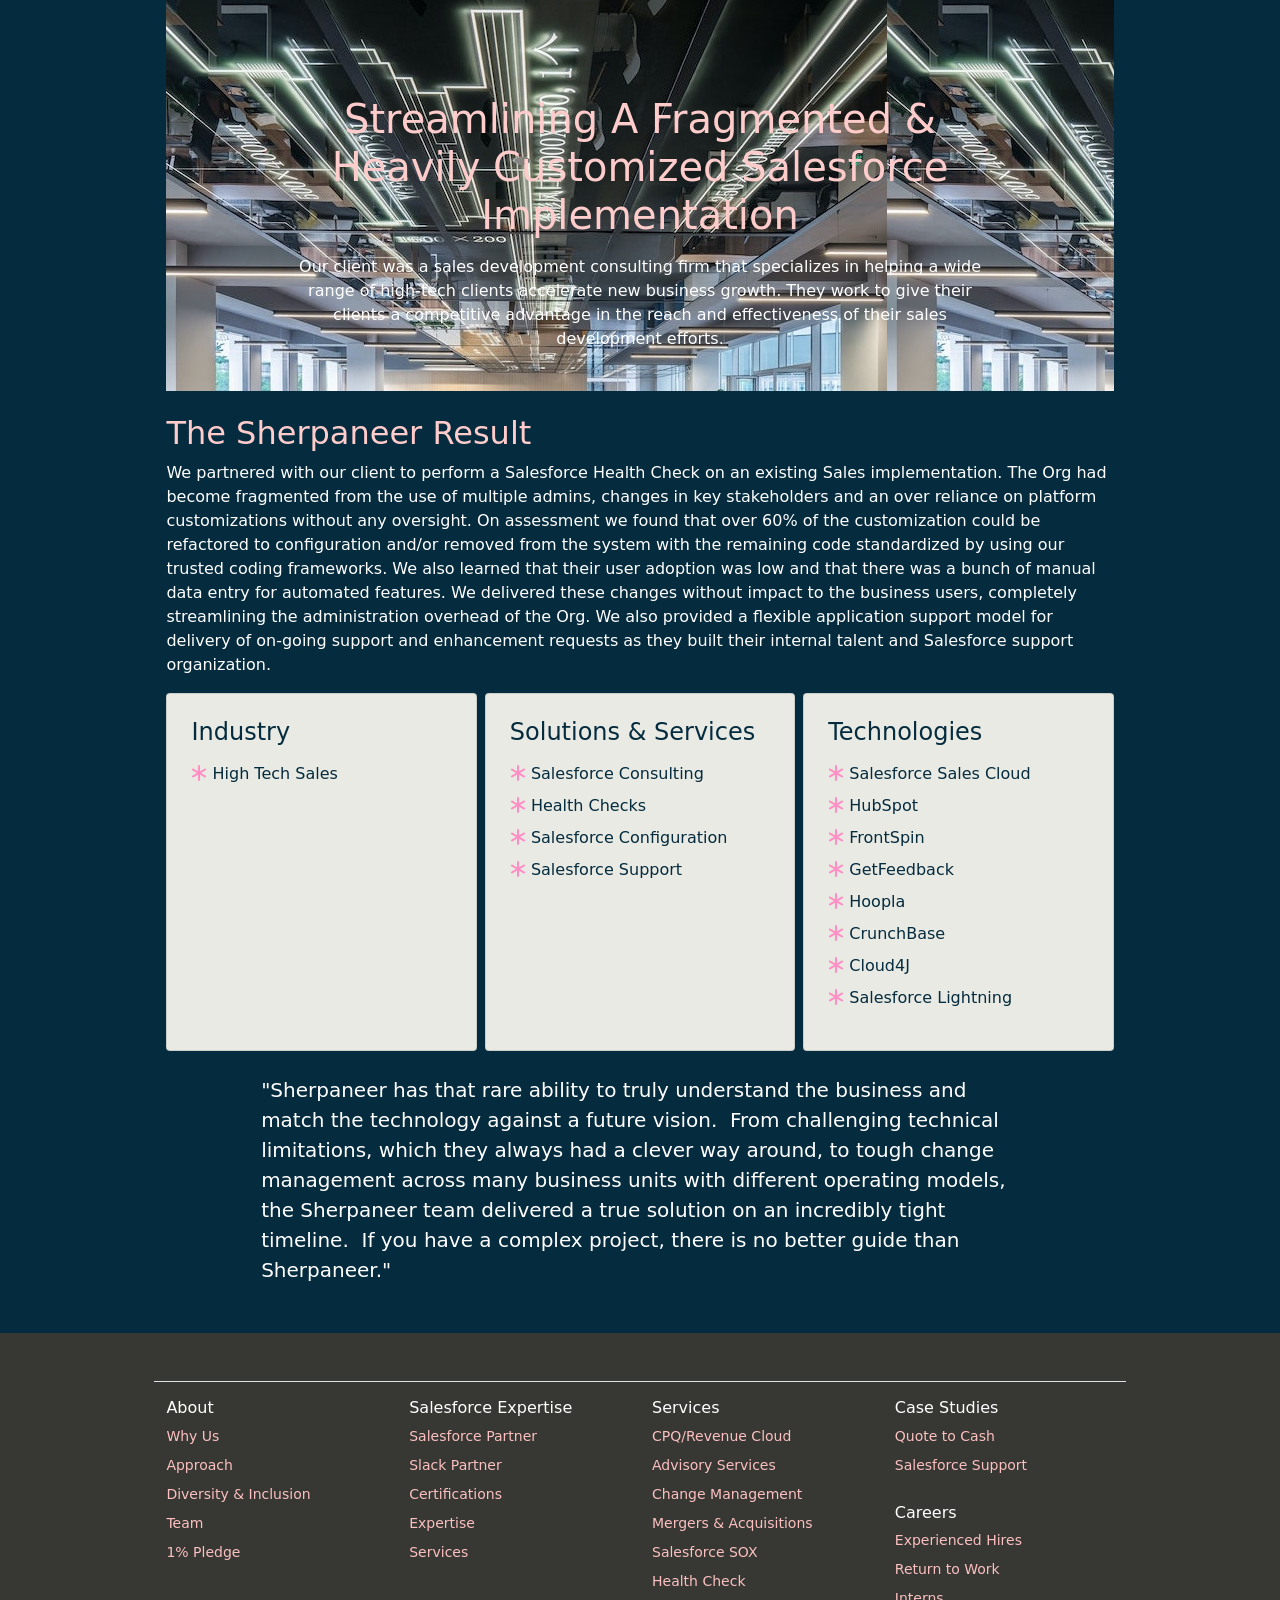
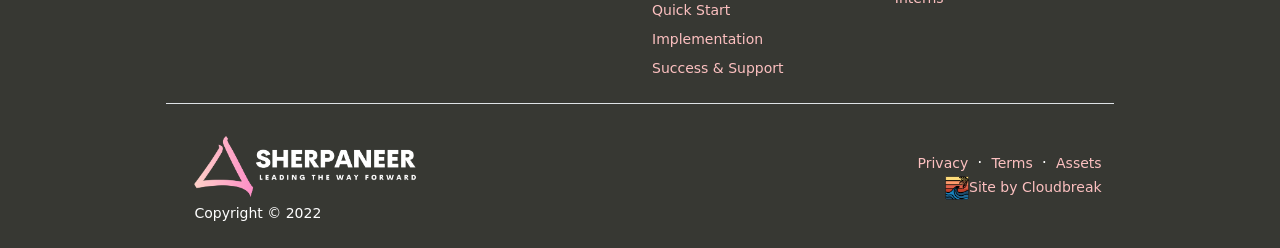
<file: studies_newformat.html>
<!DOCTYPE html>
<html lang="en">

<head>
    <!-- Required meta tags -->
    <meta charset="utf-8" />
    <meta name="viewport" content="width=device-width, initial-scale=1" />
    <link rel="icon" type="image/x-icon" href="img/icon_logo.ico" />

    <meta name="thumbnail" content="http://www.sherpaneer.com/img/logo-black-text.png" />
    <meta name="description" content="Sherpaneer, Leading the Way Forward. Your one stop shop for Salesforce Consulting.">
    <meta name="keywords" content="Sherpaneer, Salesforce, Salesforce Implementation, Salesforce Consulting, Salesforce Consultant, CPQ, CPQ Implementation, CPQ Consulting, CPQ Consulant">

    <meta property="og:image" content="https://www.sherpaneer.com/img/logo-black-text.png">
    <meta property="og:description" content="Sherpaneer, Leading the Way Forward. Your one stop shop for Salesforce Consulting.">
    <meta property="og:title" content="Leading The Way Forward.">


    <link href="css/bootstrap.min.css" rel="stylesheet" />
    <link href="css/style.css" rel="stylesheet" />

    <link href="https://cdn.jsdelivr.net/npm/bootstrap-icons@1.5.0/font/bootstrap-icons.css" rel="stylesheet" />

    <title>Sherpaneer | Case Studies</title>
</head>

<body>
    <!-- Navigation Bar for Mobile -->
    <div class="d-lg-none">
        <nav class="navbar navbar-expand-lg navbar-dark bg-dark fixed-top">
            <div class="container sherparow">
                <a class="navbar-brand" href="index.html"><img src="img/icon_logo.png" alt="" height="24" class="d-inline-block align-text-top" /> Sherpaneer
                </a>
                <button class="navbar-toggler" type="button" data-bs-toggle="collapse" data-bs-target="#navbarSupportedContentMobile" aria-controls="navbarSupportedContentMobile" aria-expanded="false" aria-label="Toggle navigation">
      <span class="navbar-toggler-icon"></span>
    </button>
                <div class="collapse navbar-collapse d-lg-none" id="navbarSupportedContentMobile">
                    <ul class="navbar-nav me-auto mb-2 mb-lg-0 text-center">
                        <li class="nav-item">
                            <a class="nav-link" aria-current="page" href="index.html">About</a>
                        </li>
                        <li class="nav-item">
                            <a class="nav-link" aria-current="page" href="salesforce.html">Salesforce Expertise</a>
                        </li>
                        <li class="nav-item">
                            <a class="nav-link" aria-current="page" href="services.html">Services</a>
                        </li>
                        <li class="nav-item">
                            <a class="nav-link active" aria-current="page" href="studies.html">Case Studies</a>
                        </li>
                        <li class="nav-item">
                            <a class="nav-link" aria-current="page" href="careers.html">Careers</a>
                        </li>
                        <li class="nav-item nav-special">
                            <a class="nav-link-special active" aria-current="page" href="https://us14.list-manage.com/contact-form?u=d234726d802adbb5e2358ac15&form_id=4d6515905cd5c66957dbde93cd9eaca3" target="_blank">Contact</a>
                        </li>
                    </ul>
                </div>
            </div>
        </nav>
    </div>

    <!-- Navigation Bar for Web -->
    <div class="d-none d-lg-flex">
        <nav class="navbar navbar-expand-lg navbar-dark bg-dark fixed-top">
            <div class="container sherparow">
                <a class="navbar-brand" href="index.html"><img src="img/icon_logo.png" alt="" height="24" class="d-inline-block align-text-top" /> Sherpaneer
                </a>
                <button class="navbar-toggler" type="button" data-bs-toggle="collapse" data-bs-target="#navbarSupportedContent" aria-controls="navbarSupportedContent" aria-expanded="false" aria-label="Toggle navigation">
          <span class="navbar-toggler-icon"></span>
        </button>
                <div class="collapse navbar-collapse" id="navbarSupportedContent">
                    <ul class="navbar-nav ms-auto mb-2 mb-lg-0">
                        <li class="nav-item dropdown">
                            <a class="nav-link dropdown-toggle" id="navbarDropdownAbout" href="#" role="button" data-bs-toggle="dropdown" aria-expanded="false">About <i class="small bi bi-chevron-down"></i></a>
                            <ul class="dropdown-menu dropdown-menu-end" aria-labelledby="navbarDropdownAbout">
                                <li>
                                    <a href="index.html#top" class="dropdown-item">Why Us</a>
                                </li>
                                <li>
                                    <a href="index.html#approach" class="dropdown-item">Approach</a>
                                </li>
                                <li>
                                    <a href="index.html#inclusion" class="dropdown-item">Diversity &amp; Inclusion</a>
                                </li>
                                <li>
                                    <a href="index.html#team" class="dropdown-item">Team</a>
                                </li>
                                <li>
                                    <a href="index.html#pledge" class="dropdown-item">1% Pledge</a>
                                </li>
                            </ul>
                        </li>
                        <li class="nav-item dropdown">
                            <a class="nav-link dropdown-toggle" id="navbarDropdownExpert" href="#" role="button" data-bs-toggle="dropdown" aria-expanded="false">Salesforce Expertise <i class="small bi bi-chevron-down"></i></a>
                            <ul class="dropdown-menu dropdown-menu-end" aria-labelledby="navbarDropdownExpert">
                                <li>
                                    <a href="salesforce.html#top" class="dropdown-item">Salesforce Partner</a>
                                </li>
                                <li>
                                    <a href="salesforce.html#slack" class="dropdown-item">Slack Partner</a>
                                </li>
                                <li>
                                    <a href="salesforce.html#certs" class="dropdown-item">Certifications</a>
                                </li>
                                <li>
                                    <a href="salesforce.html#expertise" class="dropdown-item">Expertise</a>
                                </li>
                                <li>
                                    <a href="salesforce.html#services" class="dropdown-item">Services</a>
                                </li>
                            </ul>
                        </li>
                        <li class="nav-item dropdown">
                            <a class="nav-link dropdown-toggle" id="navbarDropdownService" href="#" role="button" data-bs-toggle="dropdown" aria-expanded="false">Services <i class="small bi bi-chevron-down"></i></a>
                            <ul class="dropdown-menu dropdown-menu-end" aria-labelledby="navbarDropdownService">
                                <li>
                                    <a href="services.html#top" class="dropdown-item">CPQ/Revenue Cloud</a>
                                </li>
                                <li>
                                    <a href="services.html#advisory" class="dropdown-item">Advisory Services</a>
                                </li>
                                <li>
                                    <a href="services.html#cm" class="dropdown-item">Change Management</a>
                                </li>
                                <li>
                                    <a href="services.html#manda" class="dropdown-item">Mergers &amp; Acquisitions</a>
                                </li>
                                <li>
                                    <a href="services.html#sox" class="dropdown-item">Salesforce SOX</a>
                                </li>
                                <li>
                                    <a href="services.html#health" class="dropdown-item">Health Check</a>
                                </li>
                                <li>
                                    <a href="services.html#quickstart" class="dropdown-item">Quick Start</a>
                                </li>
                                <li>
                                    <a href="services.html#implement" class="dropdown-item">Implementation</a>
                                </li>
                                <li>
                                    <a href="services.html#support" class="dropdown-item">Success &amp; Support</a>
                                </li>
                            </ul>
                        </li>
                        <li class="nav-item dropdown">
                            <a class="nav-link dropdown-toggle active" id="navbarDropdownStudy" href="#" role="button" data-bs-toggle="dropdown" aria-expanded="false">Case Studies <i class="small bi bi-chevron-down"></i></a>
                            <ul class="dropdown-menu dropdown-menu-end" aria-labelledby="navbarDropdownStudy">
                                <li>
                                    <a href="studies.html#top" class="dropdown-item">Quote to Cash</a>
                                </li>
                                <li>
                                    <a href="studies.html#case2" class="dropdown-item">Salesforce Support</a>
                                </li>
                            </ul>
                        </li>
                        <li class="nav-item dropdown">
                            <a class="nav-link dropdown-toggle" id="navbarDropdownCareer" href="#" role="button" data-bs-toggle="dropdown" aria-expanded="false">Careers <i class="small bi bi-chevron-down"></i></a>
                            <ul class="dropdown-menu dropdown-menu-end" aria-labelledby="navbarDropdownCareer">
                                <li>
                                    <a href="careers.html#top" class="dropdown-item">Experienced Hires</a>
                                </li>
                                <li>
                                    <a href="careers.html#return" class="dropdown-item">Return to Work</a>
                                </li>
                                <li>
                                    <a href="careers.html#intern" class="dropdown-item">Interns</a>
                                </li>
                            </ul>
                        </li>
                        <li class="nav-item nav-special">
                            <a class="nav-link-special" href="https://us14.list-manage.com/contact-form?u=d234726d802adbb5e2358ac15&form_id=4d6515905cd5c66957dbde93cd9eaca3" target="_blank">
                                Contact
                            </a>
                        </li>
                        <li class="nav-item d-none d-lg-flex">
                            <a class="nav-link" href="https://www.linkedin.com/company/sherpaneer/" target="_blank">
                                <i class="bi-linkedin"></i>
                            </a>
                        </li>
                    </ul>
                </div>
            </div>
        </nav>
    </div>

    <!-- Header-->
    <header class="py-3 pb-0 mini-header study-header">
        <div class="sherparow headsect">
            <div class="my-5 text-xl-start">
                <h1 class="py-3 pink" id="top">Case Studies</h1>
                <p class="lead mb-4 fw-bold text-white d-none d-sm-flex">
                    See How Sherpaneer Has Helped Companies Like Yours.
                </p>
                <p class="small mb-4 fw-bold text-white d-sm-none">
                    See How Sherpaneer Has Helped Companies Like Yours.
                </p>
                <div class="d-grid gap-3 d-sm-flex justify-content-end">
                    <a class="btn btn-secondary btn-lg px-4 me-sm-3" href="https://us14.list-manage.com/contact-form?u=d234726d802adbb5e2358ac15&form_id=4d6515905cd5c66957dbde93cd9eaca3" target="_blank">Connect With Us</a>
                </div>
            </div>
        </div>
    </header>

    <!-- Main Body -->
    <main>

        <!-- SECTION // Case Study 1 -->
        <div class="sherpablue-bg p-5">
            <div class="sherparow">
                <div class="row">
                    <div class="col-sm-6">
                        <h1 id="case1" class="mb-3">Empowering A Leading Education Marketing Firm</h1>
                        <div class="align-middle">
                            Our client’s mission is to make education smarter and our communities stronger. They are doing this by putting the power of their products and coupling them with acquisitions making them the most strategic player in the space – research, technology, data
                            and marketing.</div>
                    </div>
                    <div class="col-sm-6">
                        <img src="img/case1.png" class="casestudy">
                    </div>
                </div>


                <h2 class="py-3 pb-0">The Sherpaneer Result</h2>
                <p>
                    Our teams were responsible for overhauling an existing Salesforce Quote to Cash implementation that did not meet business requirements and expectations. We helped overhaul their Sales, CPQ and Finance processes, streamlining their quote to cash cycle,
                    and helping their future acquisitions get integrated faster and go to market faster with more holistic solutions to support their mission. We built key relationships with their business stakeholders and delivered their shared vision
                    via an agile distributed delivery model, leveraging the Sherpaneer team, their offshore IT resources and internal staff.
                </p>
                <!-- CARD ROW -->
                <div class="row gx-2 justify-content-center">
                    <!-- Industry Card -->
                    <div class="col-md-4">
                        <div class="card h-100 light-bg">
                            <div class="card-body p-4">
                                <div class="mb-3">
                                    <h4>Industry</h4>
                                </div>
                                <ul class="list-unstyled mb-4">
                                    <li class="mb-2">
                                        <i class="bi bi-asterisk pink"></i> Technology and Data
                                    </li>
                                    <li class="mb-2">
                                        <i class="bi bi-asterisk pink"></i> Higher Education
                                    </li>
                                    <li class="mb-2">
                                        <i class="bi bi-asterisk pink"></i> Marketing Services
                                    </li>
                                </ul>
                            </div>
                        </div>
                    </div>
                    <!-- Solutions and Services Card -->
                    <div class="col-md-4">
                        <div class="card h-100 light-bg">
                            <div class="card-body p-4">
                                <div class="mb-3">
                                    <h4>Solutions &amp; Services</h4>
                                </div>
                                <ul class="list-unstyled">
                                    <li class="mb-2">
                                        <i class="bi bi-asterisk pink"></i> Salesforce Consulting
                                    </li>
                                    <li class="mb-2">
                                        <i class="bi bi-asterisk pink"></i> Digital Transformation
                                    </li>
                                    <li class="mb-2">
                                        <i class="bi bi-asterisk pink"></i> System Integration
                                    </li>
                                    <li class="mb-2">
                                        <i class="bi bi-asterisk pink"></i> ERP Automation
                                    </li>
                                    <li class="mb-2">
                                        <i class="bi bi-asterisk pink"></i> Salesforce Configuration
                                    </li>
                                    <li class="mb-2">
                                        <i class="bi bi-asterisk pink"></i> Custom Development
                                    </li>
                                    <li class="mb-2">
                                        <i class="bi bi-asterisk pink"></i> Integrations
                                    </li>
                                    <li class="mb-2">
                                        <i class="bi bi-asterisk pink"></i> Quote to Cash
                                    </li>
                                </ul>
                            </div>
                        </div>
                    </div>
                    <!-- Technologies Card -->
                    <div class="col-md-4">
                        <div class="card h-100 light-bg">
                            <div class="card-body p-4">
                                <div class="mb-3">
                                    <h4>Technologies</h4>
                                </div>
                                <ul class="list-unstyled">
                                    <li class="mb-2">
                                        <i class="bi bi-asterisk pink"></i> Salesforce Sales Cloud
                                    </li>
                                    <li class="mb-2">
                                        <i class="bi bi-asterisk pink"></i> Salesforce Service Cloud
                                    </li>
                                    <li class="mb-2">
                                        <i class="bi bi-asterisk pink"></i> Salesforce Experience Cloud
                                    </li>
                                    <li class="mb-2">
                                        <i class="bi bi-asterisk pink"></i> Financial Force ERP
                                    </li>
                                    <li class="mb-2">
                                        <i class="bi bi-asterisk pink"></i> AWS Integration
                                    </li>
                                    <li class="mb-2">
                                        <i class="bi bi-asterisk pink"></i> Sign Now
                                    </li>
                                    <li class="mb-2">
                                        <i class="bi bi-asterisk pink"></i> Salesforce Analytics
                                    </li>
                                    <li class="mb-2">
                                        <i class="bi bi-asterisk pink"></i> Tableau CRM
                                    </li>
                                </ul>
                            </div>
                        </div>
                    </div>
                </div>
            </div>
        </div>


        <!-- SECTION // Case Study 2 -->
        <div class="sherpablue-bg p-5">
            <div class="sherparow">
                <div class="case">
                    <div class="case-eab"></div>
                    <div class="case-over peach-bg"></div>
                    <div class="case-over-text">
                        <h1 id="case2" class="mb-3">Streamlining A Fragmented &amp; Heavily Customized Salesforce Implementation</h1>
                        <p>
                            Our client was a sales development consulting firm that specializes in helping a wide range of high-tech clients accelerate new business growth. They work to give their clients a competitive advantage in the reach and effectiveness of their sales development
                            efforts.
                        </p>
                    </div>
                </div>

                <h2 class="py-3 pb-0">The Sherpaneer Result</h2>
                <p>
                    We partnered with our client to perform a Salesforce Health Check on an existing Sales implementation. The Org had become fragmented from the use of multiple admins, changes in key stakeholders and an over reliance on platform customizations without any
                    oversight. On assessment we found that over 60% of the customization could be refactored to configuration and/or removed from the system with the remaining code standardized by using our trusted coding frameworks. We also learned that
                    their user adoption was low and that there was a bunch of manual data entry for automated features. We delivered these changes without impact to the business users, completely streamlining the administration overhead of the Org. We
                    also provided a flexible application support model for delivery of on-going support and enhancement requests as they built their internal talent and Salesforce support organization.
                </p>
                <!-- CARD ROW -->
                <div class="row gx-2 justify-content-center">
                    <!-- Industry Card -->
                    <div class="col-md-4">
                        <div class="card h-100">
                            <div class="card-body p-4">
                                <div class="mb-3">
                                    <h4>Industry</h4>
                                </div>
                                <ul class="list-unstyled mb-4">
                                    <li class="mb-2">
                                        <i class="bi bi-asterisk pink"></i> High Tech Sales
                                    </li>
                                </ul>
                            </div>
                        </div>
                    </div>
                    <!-- Solutions and Services Card -->
                    <div class="col-md-4">
                        <div class="card h-100">
                            <div class="card-body p-4">
                                <div class="mb-3">
                                    <h4>Solutions &amp; Services</h4>
                                </div>
                                <ul class="list-unstyled">
                                    <li class="mb-2">
                                        <i class="bi bi-asterisk pink"></i> Salesforce Consulting
                                    </li>
                                    <li class="mb-2">
                                        <i class="bi bi-asterisk pink"></i> Health Checks
                                    </li>
                                    <li class="mb-2">
                                        <i class="bi bi-asterisk pink"></i> Salesforce Configuration
                                    </li>
                                    <li class="mb-2">
                                        <i class="bi bi-asterisk pink"></i> Salesforce Support
                                    </li>
                                </ul>
                            </div>
                        </div>
                    </div>
                    <!-- Technologies Card -->
                    <div class="col-md-4">
                        <div class="card h-100">
                            <div class="card-body p-4">
                                <div class="mb-3">
                                    <h4>Technologies</h4>
                                </div>
                                <ul class="list-unstyled">
                                    <li class="mb-2">
                                        <i class="bi bi-asterisk pink"></i> Salesforce Sales Cloud
                                    </li>
                                    <li class="mb-2">
                                        <i class="bi bi-asterisk pink"></i> HubSpot
                                    </li>
                                    <li class="mb-2">
                                        <i class="bi bi-asterisk pink"></i> FrontSpin
                                    </li>
                                    <li class="mb-2">
                                        <i class="bi bi-asterisk pink"></i> GetFeedback
                                    </li>
                                    <li class="mb-2">
                                        <i class="bi bi-asterisk pink"></i> Hoopla
                                    </li>
                                    <li class="mb-2">
                                        <i class="bi bi-asterisk pink"></i> CrunchBase
                                    </li>
                                    <li class="mb-2">
                                        <i class="bi bi-asterisk pink"></i> Cloud4J
                                    </li>
                                    <li class="mb-2">
                                        <i class="bi bi-asterisk pink"></i> Salesforce Lightning
                                    </li>
                                </ul>
                            </div>
                        </div>
                    </div>
                </div>
                <blockquote class="blockquote sherparow py-4 pb-0">
                    "Sherpaneer has that rare ability to truly understand the business and match the technology against a future vision.  From challenging technical limitations, which they always had a clever way around, to tough change management across many business units
                    with different operating models, the Sherpaneer team delivered a true solution on an incredibly tight timeline.  If you have a complex project, there is no better guide than Sherpaneer."
                </blockquote>
            </div>
        </div>

        <!-- Site Map -->
        <div class="dark-bg p-5 pb-4">
            <div class="sherparow">
                <div class="row border-top py-3">
                    <div class="col small">
                        <h6>About</h6>
                        <ul class="nav flex-column">
                            <li class="nav-item mb-2">
                                <a href="index.html#whyus" class="nav-link p-0">Why Us</a>
                            </li>
                            <li class="nav-item mb-2">
                                <a href="index.html#approach" class="nav-link p-0">Approach</a>
                            </li>
                            <li class="nav-item mb-2">
                                <a href="index.html#inclusion" class="nav-link p-0">Diversity &amp; Inclusion</a>
                            </li>
                            <li class="nav-item mb-2">
                                <a href="index.html#team" class="nav-link p-0">Team</a>
                            </li>
                            <li class="nav-item mb-2">
                                <a href="index.html#pledge" class="nav-link p-0">1% Pledge</a>
                            </li>
                        </ul>
                    </div>
                    <div class="col small">
                        <h6>Salesforce Expertise</h6>
                        <ul class="nav flex-column">
                            <li class="nav-item mb-2">
                                <a href="salesforce.html#partner" class="nav-link p-0">Salesforce Partner</a>
                            </li>
                            <li class="nav-item mb-2">
                                <a href="salesforce.html#slack" class="nav-link p-0">Slack Partner</a>
                            </li>
                            <li class="nav-item mb-2">
                                <a href="salesforce.html#certs" class="nav-link p-0">Certifications</a>
                            </li>
                            <li class="nav-item mb-2">
                                <a href="salesforce.html#expertise" class="nav-link p-0">Expertise</a>
                            </li>
                            <li class="nav-item mb-2">
                                <a href="salesforce.html#services" class="nav-link p-0">Services</a>
                            </li>
                        </ul>
                    </div>
                    <div class="col small">
                        <h6>Services</h6>
                        <ul class="nav flex-column">
                            <li class="nav-item mb-2">
                                <a href="services.html#cpqrev" class="nav-link p-0">CPQ/Revenue Cloud</a>
                            </li>
                            <li class="nav-item mb-2">
                                <a href="services.html#advisory" class="nav-link p-0">Advisory Services</a>
                            </li>
                            <li class="nav-item mb-2">
                                <a href="services.html#cm" class="nav-link p-0">Change Management</a>
                            </li>
                            <li class="nav-item mb-2">
                                <a href="services.html#manda" class="nav-link p-0">Mergers &amp; Acquisitions</a>
                            </li>
                            <li class="nav-item mb-2">
                                <a href="services.html#sox" class="nav-link p-0">Salesforce SOX</a>
                            </li>
                            <li class="nav-item mb-2">
                                <a href="services.html#health" class="nav-link p-0">Health Check</a>
                            </li>
                            <li class="nav-item mb-2">
                                <a href="services.html#quickstart" class="nav-link p-0">Quick Start</a>
                            </li>
                            <li class="nav-item mb-2">
                                <a href="services.html#implement" class="nav-link p-0">Implementation</a>
                            </li>
                            <li class="nav-item mb-2">
                                <a href="services.html#support" class="nav-link p-0">Success &amp; Support</a>
                            </li>
                        </ul>
                    </div>
                    <div class="col small">
                        <h6>Case Studies</h6>
                        <ul class="nav flex-column">
                            <li class="nav-item mb-2">
                                <a href="studies.html#case1" class="nav-link p-0">Quote to Cash</a>
                            </li>
                            <li class="nav-item mb-2">
                                <a href="studies.html#case2" class="nav-link p-0">Salesforce Support</a>
                            </li>
                        </ul>
                        <h6><br />Careers</h6>
                        <ul class="nav flex-column">
                            <li class="nav-item mb-2">
                                <a href="careers.html#exp" class="nav-link p-0">Experienced Hires</a>
                            </li>
                            <li class="nav-item mb-2">
                                <a href="careers.html#return" class="nav-link p-0">Return to Work</a>
                            </li>
                            <li class="nav-item mb-2">
                                <a href="careers.html#intern" class="nav-link p-0">Interns</a>
                            </li>
                        </ul>
                    </div>
                </div>
                <!-- Footer -->
                <footer>
                    <div class="pt-4 mt-auto border-top">
                        <div class="container">
                            <div class="row align-items-center justify-content-between flex-column flex-sm-row">
                                <div class="col">
                                    <a href="index.html"><img src="img/full_logo.png" style="height: 75px" /></a>
                                    <div class="small m-0 text-white small text-start px-3">
                                        Copyright &copy; 2022
                                    </div>
                                </div>
                                <div class="col-auto text-end">
                                    <a class="small" href="https://www.privacypolicygenerator.info/live.php?token=EvFGcDycAYOTXIfF3PYM4jE8K0Vm0UhL" target="blank">Privacy</a>
                                    <span class="text-white mx-1">&middot;</span>
                                    <a class="small" href="https://www.privacypolicies.com/live/56dd2d23-2df3-41c7-bad6-c53632ff351d" target="blank">Terms</a>
                                    <span class="text-white mx-1">&middot;</span>
                                    <a class="small" href="#">Assets</a>
                                    <br />
                                    <a class="small" href="https://www.cloudbrk.io"><img src="img/cloudbrk_small.png" style="height: 1.5rem" />Site by Cloudbreak</a>
                                </div>
                            </div>
                        </div>
                    </div>
                </footer>
            </div>
        </div>
    </main>
    <script src="js/bootstrap.bundle.min.js"></script>
</body>

</html>
</file>
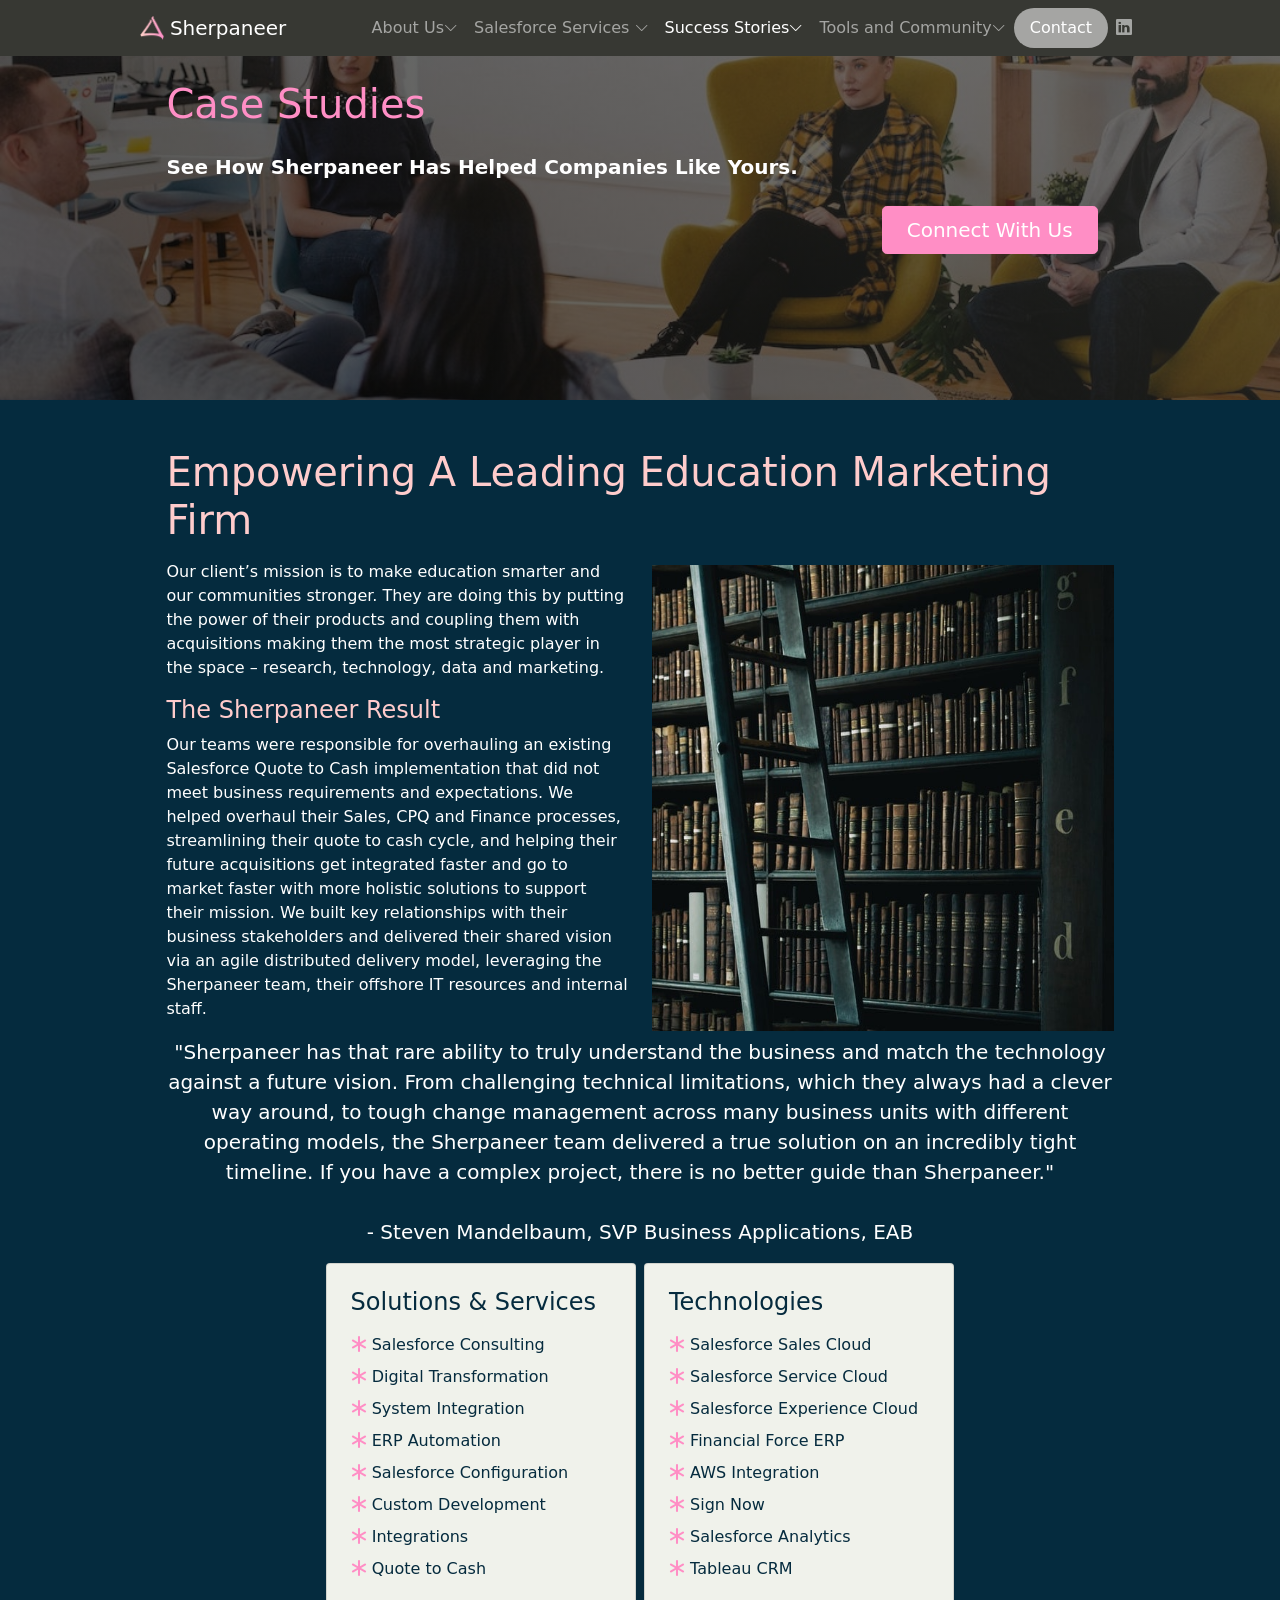
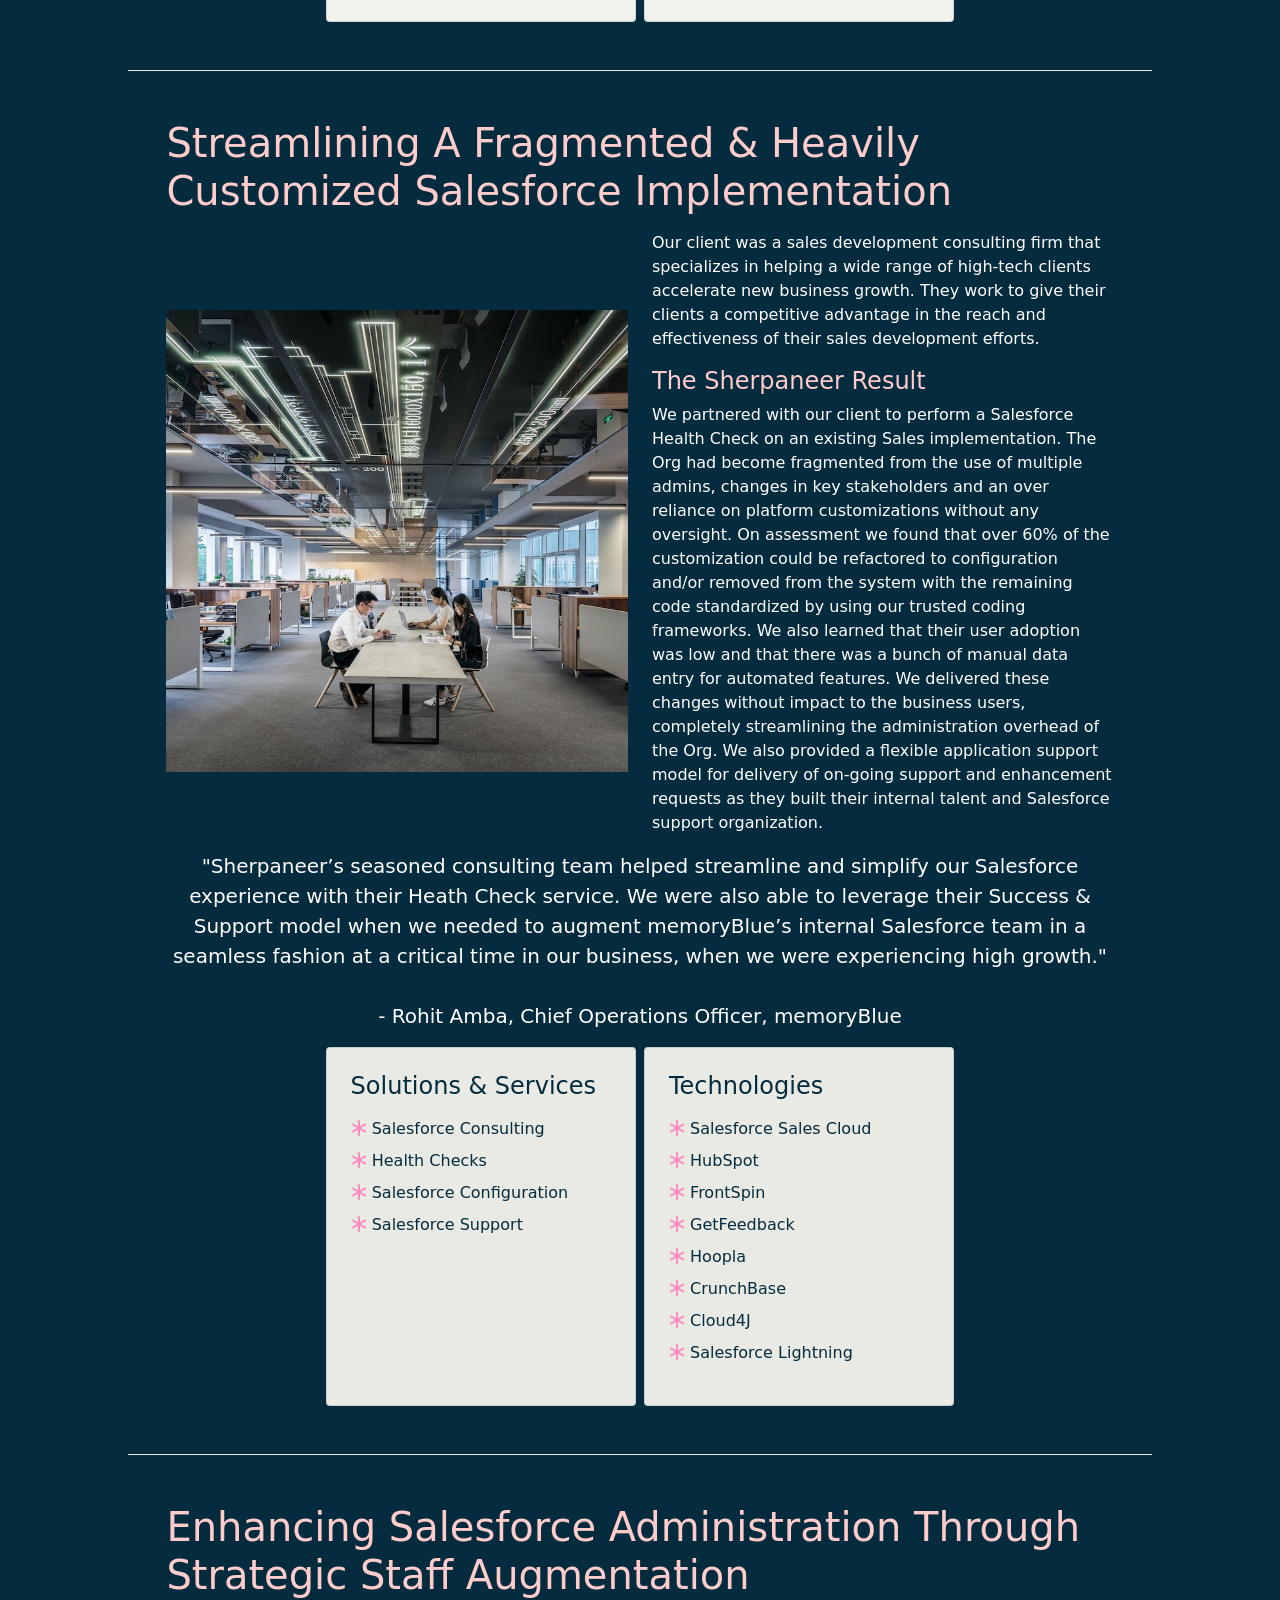
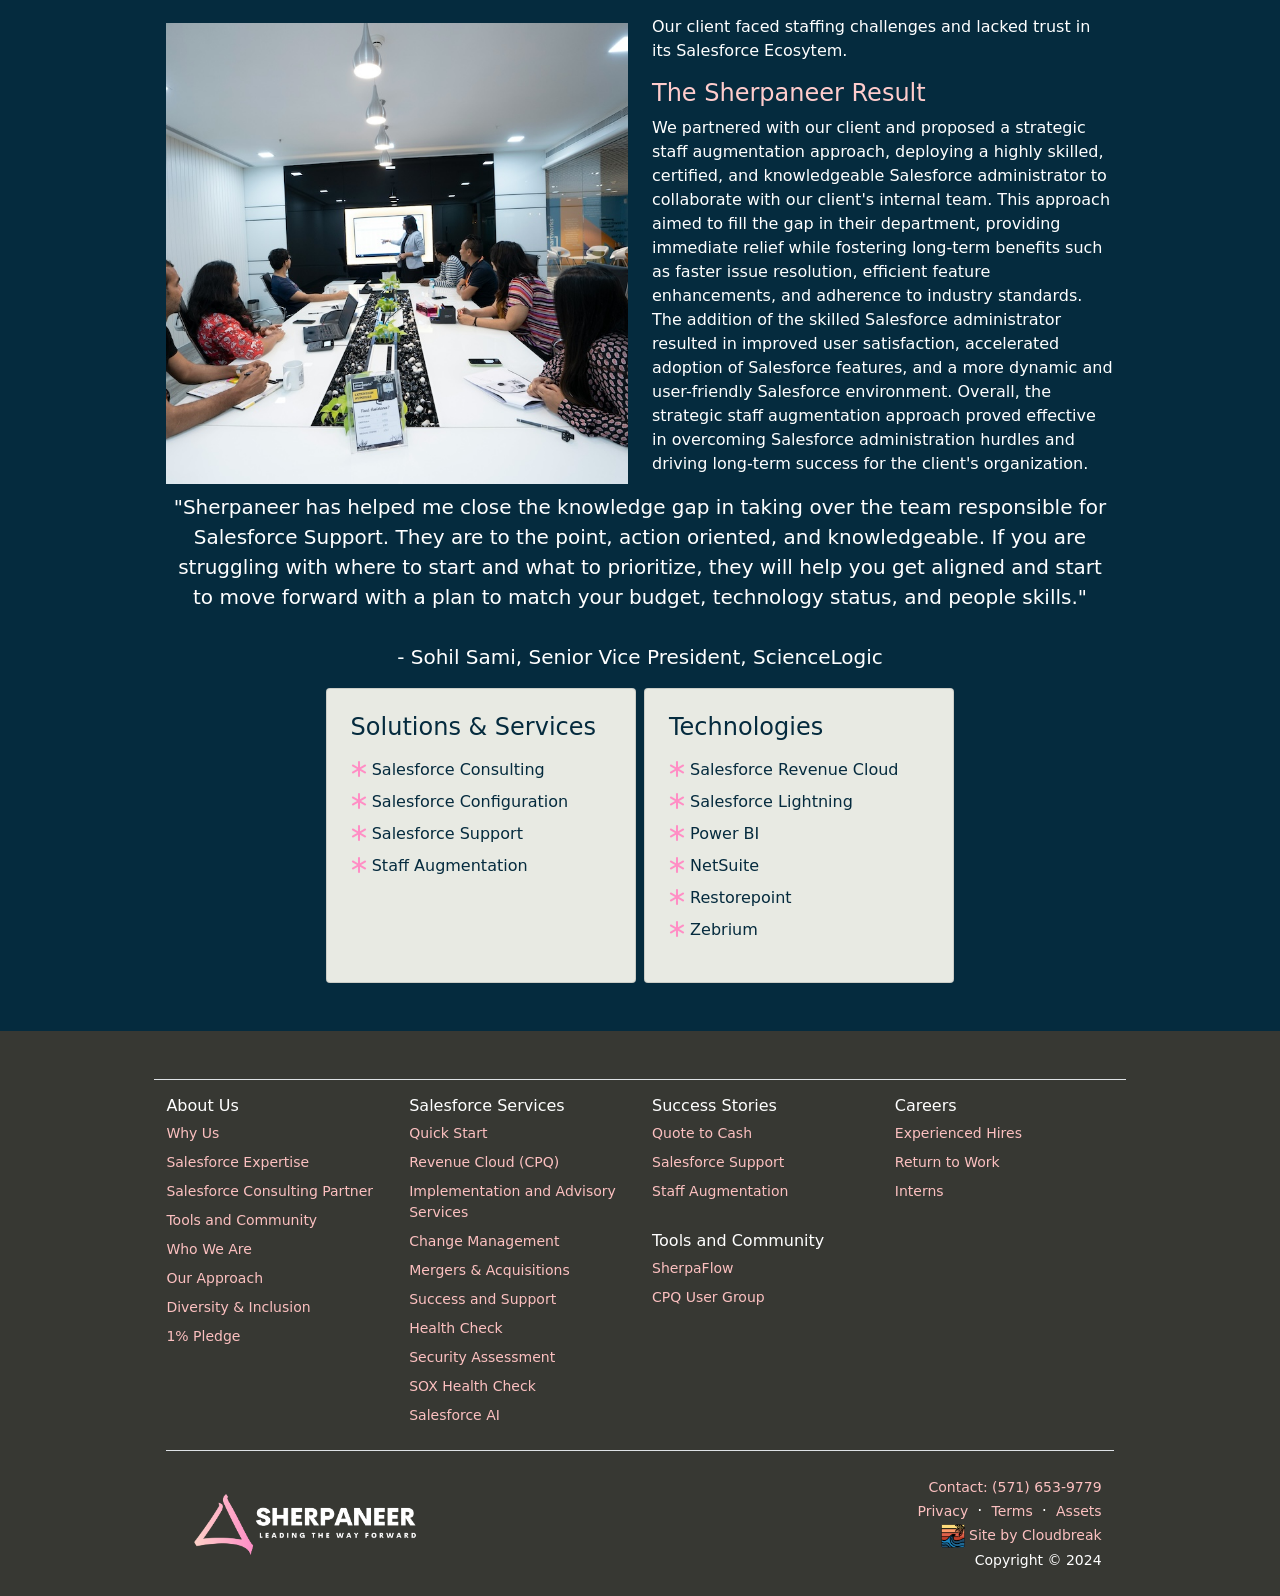
<file: x_old-studies.html>
<!DOCTYPE html>
<html lang="en">

<head>
    <!-- Required meta tags -->
    <meta charset="utf-8" />
    <meta name="viewport" content="width=device-width, initial-scale=1" />
    <link rel="icon" type="image/x-icon" href="img/icon_logo.ico" />

    <meta name="thumbnail" content="http://www.sherpaneer.com/img/logo-black-text.png" />
    <meta name="description" content="Sherpaneer, Leading the Way Forward. Your one stop shop for Salesforce Consulting.">
    <meta name="keywords" content="Sherpaneer, Salesforce, Salesforce Implementation, Salesforce Consulting, Salesforce Consultant, CPQ, CPQ Implementation, CPQ Consulting, CPQ Consulant">

    <meta property="og:image" content="https://www.sherpaneer.com/img/logo-black-text.png">
    <meta property="og:description" content="Sherpaneer, Leading the Way Forward. Your one stop shop for Salesforce Consulting.">
    <meta property="og:title" content="Leading The Way Forward.">


    <link href="css/bootstrap.min.css" rel="stylesheet" />
    <link href="css/style.css" rel="stylesheet" />

    <link href="https://cdn.jsdelivr.net/npm/bootstrap-icons@1.5.0/font/bootstrap-icons.css" rel="stylesheet" />

    <title>Sherpaneer | Case Studies</title>
</head>

<body>
    <!-- Navigation Bar for Mobile -->
    <div class="d-lg-none">
        <nav class="navbar navbar-expand-lg navbar-dark bg-dark fixed-top">
            <div class="container sherparow">
                <a class="navbar-brand" href="index.html"><img src="img/icon_logo.png" alt="" height="24" class="d-inline-block align-text-top" /> Sherpaneer
                </a>
                <button class="navbar-toggler" type="button" data-bs-toggle="collapse" data-bs-target="#navbarSupportedContentMobile" aria-controls="navbarSupportedContentMobile" aria-expanded="false" aria-label="Toggle navigation">
                    <span class="navbar-toggler-icon"></span>
                    </button>
                <div class="collapse navbar-collapse d-lg-none" id="navbarSupportedContentMobile">
                    <ul class="navbar-nav me-auto mb-2 mb-lg-0 text-center">
                        <li class="nav-item">
                            <a class="nav-link" aria-current="page" href="index.html">About Us</a>
                        </li>
                        <li class="nav-item">
                            <a class="nav-link" aria-current="page" href="services.html">Salesforce Services</a>
                        </li>
                        <li class="nav-item">
                            <a class="nav-link" aria-current="page" href="studies.html">Success Stories</a>
                        </li>
                        <li class="nav-item nav-special">
                            <a class="nav-link-special active" aria-current="page" href="#" data-bs-toggle="modal" data-bs-target="#contactModal">
                                Contact
                            </a>
                        </li>
                    </ul>
                </div>
            </div>
        </nav>
    </div>

    <!-- Navigation Bar for Web -->
    <div class="d-none d-lg-flex">
        <nav class="navbar navbar-expand-lg navbar-dark bg-dark fixed-top">
            <div class="container sherparow">
                <a class="navbar-brand" href="index.html"><img src="img/icon_logo.png" alt="" height="24" class="d-inline-block align-text-top" /> Sherpaneer</a>
                <button class="navbar-toggler" type="button" data-bs-toggle="collapse" data-bs-target="#navbarSupportedContent" aria-controls="navbarSupportedContent" aria-expanded="false" aria-label="Toggle navigation"><span class="navbar-toggler-icon"></span></button>
                <div class="collapse navbar-collapse" id="navbarSupportedContent">
                    <ul class="navbar-nav ms-auto mb-2 mb-lg-0">
                        <li class="nav-item dropdown">
                            <a class="nav-link dropdown-toggle" id="navbarDropdownAbout" href="#" role="button" data-bs-toggle="dropdown" aria-expanded="false">About Us<i class="small bi bi-chevron-down"></i></a>
                            <ul class="dropdown-menu dropdown-menu-end" aria-labelledby="navbarDropdownAbout">
                                <li>
                                    <a href="index.html#whyus" class="dropdown-item">Why Us</a>
                                </li>
                                <li>
                                    <a href="index.html#expertise" class="dropdown-item">Salesforce Expertise</a>
                                </li>
                                <li>
                                    <a href="index.html#team" class="dropdown-item">Who We Are</a>
                                </li>
                            </ul>
                        </li>
                        <li class="nav-item dropdown">
                            <a class="nav-link dropdown-toggle" id="navbarDropdownService" href="#" role="button" data-bs-toggle="dropdown" aria-expanded="false">Salesforce Services <i class="small bi bi-chevron-down"></i></a>
                            <ul class="dropdown-menu dropdown-menu-end" aria-labelledby="navbarDropdownService">
                                <li>
                                    <a href="services.html#quickstart" class="dropdown-item">Quick Start</a>
                                </li>
                                <li>
                                    <a href="services.html#cpqrev" class="dropdown-item">Revenue Cloud (CPQ)</a>
                                </li>
                                <li>
                                    <a href="services.html#advisory" class="dropdown-item">Implementation and Advisory Services</a>
                                </li>
                                <li>
                                    <a href="services.html#support" class="dropdown-item">Success and Support</a>
                                </li>
                                <li>
                                    <a href="services.html#sfai" class="dropdown-item">Salesforce AI</a>
                                </li>
                            </ul>
                        </li>
                        <li class="nav-item dropdown">
                            <a class="nav-link dropdown-toggle active" id="navbarDropdownStudy" href="#" role="button" data-bs-toggle="dropdown" aria-expanded="false">Success Stories<i class="small bi bi-chevron-down"></i></a>
                            <ul class="dropdown-menu dropdown-menu-end" aria-labelledby="navbarDropdownStudy">
                                <li>
                                    <a href="studies.html#top" class="dropdown-item">Quote to Cash</a>
                                </li>
                                <li>
                                    <a href="studies.html#case2" class="dropdown-item">Salesforce Support</a>
                                </li>
                                <li>
                                    <a href="studies.html#case3" class="dropdown-item">Staff Augmentation</a>
                                </li>
                            </ul>
                        </li>
                        <li class="nav-item dropdown">
                            <a class="nav-link dropdown-toggle" id="navbarDropdownStudy" href="#" role="button" data-bs-toggle="dropdown" aria-expanded="false">Tools and Community<i class="small bi bi-chevron-down"></i></a>
                            <ul class="dropdown-menu dropdown-menu-end" aria-labelledby="navbarDropdownStudy">
                                <li>
                                    <a href="sherpaflow.html" class="dropdown-item">SherpaFlow</a>
                                </li>
                                <li>
                                    <a href="https://appexchange.salesforce.com/appxConsultingListingDetail?listingId=44afc148-60d6-416d-a673-d0b22499330e" target="_blank" class="dropdown-item">CPQ User Group</a>
                                </li>
                            </ul>
                        </li>
                        <li class="nav-item nav-special">
                            <a class="nav-link-special" aria-current="page" href="#" data-bs-toggle="modal" data-bs-target="#contactModal">
                                Contact
                            </a>
                        </li>
                        <li class="nav-item d-none d-lg-flex">
                            <a class="nav-link" href="https://www.linkedin.com/company/sherpaneer/" target="_blank">
                                <i class="bi-linkedin"></i>
                            </a>
                        </li>
                    </ul>
                </div>
            </div>
        </nav>
    </div>

    <!-- Header-->
    <header class="py-3 pb-0 mini-header study-header">
        <div class="sherparow headsect">
            <div class="my-5 text-xl-start">
                <h1 class="py-3 pink" id="top">Case Studies</h1>
                <p class="lead mb-4 fw-bold text-white d-none d-sm-flex">
                    See How Sherpaneer Has Helped Companies Like Yours.
                </p>
                <p class="small mb-4 fw-bold text-white d-sm-none">
                    See How Sherpaneer Has Helped Companies Like Yours.
                </p>
                <div class="d-grid gap-3 d-sm-flex justify-content-end">
                    <a class="btn btn-secondary btn-lg px-4 me-sm-3" aria-current="page" href="#" data-bs-toggle="modal" data-bs-target="#contactModal">Connect With Us</a>
                </div>
            </div>
        </div>
    </header>

    <!-- Main Body -->
    <main>
        <!-- SECTION // Case Study 1 -->
        <div class="sherpablue-bg p-5">
            <div class="sherparow">
                <h1 id="case1" class="mb-3">Empowering A Leading Education Marketing Firm</h1>
                <div class="row">
                    <div class="col-md-6">
                        <div class="align-middle">
                            <p>
                                Our client’s mission is to make education smarter and our communities stronger. They are doing this by putting the power of their products and coupling them with acquisitions making them the most strategic player in the space – research, technology, data
                                and marketing.
                            </p>
                            <h4 style="color:#ffcccc">The Sherpaneer Result</h4>
                            <p>
                                Our teams were responsible for overhauling an existing Salesforce Quote to Cash implementation that did not meet business requirements and expectations. We helped overhaul their Sales, CPQ and Finance processes, streamlining their quote to cash cycle,
                                and helping their future acquisitions get integrated faster and go to market faster with more holistic solutions to support their mission. We built key relationships with their business stakeholders and delivered their
                                shared vision via an agile distributed delivery model, leveraging the Sherpaneer team, their offshore IT resources and internal staff.
                            </p>
                        </div>
                    </div>
                    <div class="col-md-6 my-auto">
                        <img src="img/case1.png" class="casestudy">
                    </div>
                </div>
                <blockquote class="blockquote text-center">
                    "Sherpaneer has that rare ability to truly understand the business and match the technology against a future vision. From challenging technical limitations, which they always had a clever way around, to tough change management across many business units
                    with different operating models, the Sherpaneer team delivered a true solution on an incredibly tight timeline. If you have a complex project, there is no better guide than Sherpaneer."
                    <br><br>- Steven Mandelbaum, SVP Business Applications, EAB
                </blockquote>
                <!-- CARD ROW -->
                <div class="row gx-2 justify-content-center">
                    <!-- Industry Card -->
                    <!-- <div class="col-md-4">
                        <div class="card h-100 light-bg">
                            <div class="card-body p-4">
                                <div class="mb-3">
                                    <h4>Industry</h4>
                                </div>
                                <ul class="list-unstyled mb-4">
                                    <li class="mb-2">
                                        <i class="bi bi-asterisk pink"></i> Technology and Data
                                    </li>
                                    <li class="mb-2">
                                        <i class="bi bi-asterisk pink"></i> Higher Education
                                    </li>
                                    <li class="mb-2">
                                        <i class="bi bi-asterisk pink"></i> Marketing Services
                                    </li>
                                </ul>
                            </div>
                        </div>
                    </div> -->
                    <!-- Solutions and Services Card -->
                    <div class="col-md-4">
                        <div class="card h-100 light-bg">
                            <div class="card-body p-4">
                                <div class="mb-3">
                                    <h4>Solutions &amp; Services</h4>
                                </div>
                                <ul class="list-unstyled">
                                    <li class="mb-2">
                                        <i class="bi bi-asterisk pink"></i> Salesforce Consulting
                                    </li>
                                    <li class="mb-2">
                                        <i class="bi bi-asterisk pink"></i> Digital Transformation
                                    </li>
                                    <li class="mb-2">
                                        <i class="bi bi-asterisk pink"></i> System Integration
                                    </li>
                                    <li class="mb-2">
                                        <i class="bi bi-asterisk pink"></i> ERP Automation
                                    </li>
                                    <li class="mb-2">
                                        <i class="bi bi-asterisk pink"></i> Salesforce Configuration
                                    </li>
                                    <li class="mb-2">
                                        <i class="bi bi-asterisk pink"></i> Custom Development
                                    </li>
                                    <li class="mb-2">
                                        <i class="bi bi-asterisk pink"></i> Integrations
                                    </li>
                                    <li class="mb-2">
                                        <i class="bi bi-asterisk pink"></i> Quote to Cash
                                    </li>
                                </ul>
                            </div>
                        </div>
                    </div>
                    <!-- Technologies Card -->
                    <div class="col-md-4">
                        <div class="card h-100 light-bg">
                            <div class="card-body p-4">
                                <div class="mb-3">
                                    <h4>Technologies</h4>
                                </div>
                                <ul class="list-unstyled">
                                    <li class="mb-2">
                                        <i class="bi bi-asterisk pink"></i> Salesforce Sales Cloud
                                    </li>
                                    <li class="mb-2">
                                        <i class="bi bi-asterisk pink"></i> Salesforce Service Cloud
                                    </li>
                                    <li class="mb-2">
                                        <i class="bi bi-asterisk pink"></i> Salesforce Experience Cloud
                                    </li>
                                    <li class="mb-2">
                                        <i class="bi bi-asterisk pink"></i> Financial Force ERP
                                    </li>
                                    <li class="mb-2">
                                        <i class="bi bi-asterisk pink"></i> AWS Integration
                                    </li>
                                    <li class="mb-2">
                                        <i class="bi bi-asterisk pink"></i> Sign Now
                                    </li>
                                    <li class="mb-2">
                                        <i class="bi bi-asterisk pink"></i> Salesforce Analytics
                                    </li>
                                    <li class="mb-2">
                                        <i class="bi bi-asterisk pink"></i> Tableau CRM
                                    </li>
                                </ul>
                            </div>
                        </div>
                    </div>
                </div>
            </div>
        </div>
        <div class="sherpablue-bg p-0">
            <div class="sherparow">
                <hr>
            </div>
        </div>

        <!-- SECTION // Case Study 2 -->
        <div class="sherpablue-bg p-5">
            <div class="sherparow">
                <h1 id="case2" class="mb-3">Streamlining A Fragmented &amp; Heavily Customized Salesforce Implementation</h1>
                <div class="row">
                    <div class="col-md-6 my-auto">
                        <img src="img/case2.png" class="casestudy">
                    </div>
                    <div class="col-md-6">
                        <p>
                            Our client was a sales development consulting firm that specializes in helping a wide range of high-tech clients accelerate new business growth. They work to give their clients a competitive advantage in the reach and effectiveness of their sales development
                            efforts.
                        </p>
                        <h4 style="color:#ffcccc">The Sherpaneer Result</h4>
                        <p>
                            We partnered with our client to perform a Salesforce Health Check on an existing Sales implementation. The Org had become fragmented from the use of multiple admins, changes in key stakeholders and an over reliance on platform customizations without any
                            oversight. On assessment we found that over 60% of the customization could be refactored to configuration and/or removed from the system with the remaining code standardized by using our trusted coding frameworks. We also learned
                            that their user adoption was low and that there was a bunch of manual data entry for automated features. We delivered these changes without impact to the business users, completely streamlining the administration overhead of
                            the Org. We also provided a flexible application support model for delivery of on-going support and enhancement requests as they built their internal talent and Salesforce support organization.
                        </p>
                    </div>
                </div>

                <blockquote class="blockquote text-center">
                    "Sherpaneer’s seasoned consulting team helped streamline and simplify our Salesforce experience with their Heath Check service. We were also able to leverage their Success & Support model when we needed to augment memoryBlue’s internal Salesforce team
                    in a seamless fashion at a critical time in our business, when we were experiencing high growth."
                    <br><br>- Rohit Amba, Chief Operations Officer, memoryBlue
                </blockquote>
                <!-- CARD ROW -->
                <div class="row gx-2 justify-content-center">
                    <!-- Industry Card -->
                    <!-- <div class="col-md-4">
                        <div class="card h-100">
                            <div class="card-body p-4">
                                <div class="mb-3">
                                    <h4>Industry</h4>
                                </div>
                                <ul class="list-unstyled mb-4">
                                    <li class="mb-2">
                                        <i class="bi bi-asterisk pink"></i> High Tech Sales
                                    </li>
                                </ul>
                            </div>
                        </div>
                    </div> -->
                    <!-- Solutions and Services Card -->
                    <div class="col-md-4">
                        <div class="card h-100">
                            <div class="card-body p-4">
                                <div class="mb-3">
                                    <h4>Solutions &amp; Services</h4>
                                </div>
                                <ul class="list-unstyled">
                                    <li class="mb-2">
                                        <i class="bi bi-asterisk pink"></i> Salesforce Consulting
                                    </li>
                                    <li class="mb-2">
                                        <i class="bi bi-asterisk pink"></i> Health Checks
                                    </li>
                                    <li class="mb-2">
                                        <i class="bi bi-asterisk pink"></i> Salesforce Configuration
                                    </li>
                                    <li class="mb-2">
                                        <i class="bi bi-asterisk pink"></i> Salesforce Support
                                    </li>
                                </ul>
                            </div>
                        </div>
                    </div>
                    <!-- Technologies Card -->
                    <div class="col-md-4">
                        <div class="card h-100">
                            <div class="card-body p-4">
                                <div class="mb-3">
                                    <h4>Technologies</h4>
                                </div>
                                <ul class="list-unstyled">
                                    <li class="mb-2">
                                        <i class="bi bi-asterisk pink"></i> Salesforce Sales Cloud
                                    </li>
                                    <li class="mb-2">
                                        <i class="bi bi-asterisk pink"></i> HubSpot
                                    </li>
                                    <li class="mb-2">
                                        <i class="bi bi-asterisk pink"></i> FrontSpin
                                    </li>
                                    <li class="mb-2">
                                        <i class="bi bi-asterisk pink"></i> GetFeedback
                                    </li>
                                    <li class="mb-2">
                                        <i class="bi bi-asterisk pink"></i> Hoopla
                                    </li>
                                    <li class="mb-2">
                                        <i class="bi bi-asterisk pink"></i> CrunchBase
                                    </li>
                                    <li class="mb-2">
                                        <i class="bi bi-asterisk pink"></i> Cloud4J
                                    </li>
                                    <li class="mb-2">
                                        <i class="bi bi-asterisk pink"></i> Salesforce Lightning
                                    </li>
                                </ul>
                            </div>
                        </div>
                    </div>
                </div>
            </div>
        </div>
        <div class="sherpablue-bg p-0">
            <div class="sherparow">
                <hr>
            </div>
        </div>

        <!-- SECTION // Case Study 3 -->
        <div class="sherpablue-bg p-5">
            <div class="sherparow">
                <h1 id="case3" class="mb-3">Enhancing Salesforce Administration Through Strategic Staff Augmentation</h1>
                <div class="row">
                    <div class="col-md-6 my-auto">
                        <img src="img/case3.png" class="casestudy">
                    </div>
                    <div class="col-md-6">
                        <p>
                            Our client faced staffing challenges and lacked trust in its Salesforce Ecosytem.
                        </p>
                        <h4 style="color:#ffcccc">The Sherpaneer Result</h4>
                        <p>
                            We partnered with our client and proposed a strategic staff augmentation approach, deploying a highly skilled, certified, and knowledgeable Salesforce administrator to collaborate with our client's internal team. This approach aimed to fill the gap in their department, providing immediate relief while fostering long-term benefits such as faster issue resolution, efficient feature enhancements, and adherence to industry standards. The addition of the skilled Salesforce administrator resulted in improved user satisfaction, accelerated adoption of Salesforce features, and a more dynamic and user-friendly Salesforce environment. Overall, the strategic staff augmentation approach proved effective in overcoming Salesforce administration hurdles and driving long-term success for the client's organization.
                        </p>
                    </div>
                </div>

                <blockquote class="blockquote text-center">
                    "Sherpaneer has helped me close the knowledge gap in taking over the team responsible for Salesforce Support. They are to the point, action oriented, and knowledgeable. If you are struggling with where to start and what to prioritize, they will help you get aligned and start to move forward with a plan to match your budget, technology status, and people skills."
                    <br><br>- Sohil Sami, Senior Vice President, ScienceLogic
                </blockquote>
                <!-- CARD ROW -->
                <div class="row gx-2 justify-content-center">
                    <!-- Industry Card -->
                    <!-- <div class="col-md-4">
                        <div class="card h-100">
                            <div class="card-body p-4">
                                <div class="mb-3">
                                    <h4>Industry</h4>
                                </div>
                                <ul class="list-unstyled mb-4">
                                    <li class="mb-2">
                                        <i class="bi bi-asterisk pink"></i> High Tech Sales
                                    </li>
                                </ul>
                            </div>
                        </div>
                    </div> -->
                    <!-- Solutions and Services Card -->
                    <div class="col-md-4">
                        <div class="card h-100">
                            <div class="card-body p-4">
                                <div class="mb-3">
                                    <h4>Solutions &amp; Services</h4>
                                </div>
                                <ul class="list-unstyled">
                                    <li class="mb-2">
                                        <i class="bi bi-asterisk pink"></i> Salesforce Consulting
                                    </li>
                                    <li class="mb-2">
                                        <i class="bi bi-asterisk pink"></i> Salesforce Configuration
                                    </li>
                                    <li class="mb-2">
                                        <i class="bi bi-asterisk pink"></i> Salesforce Support
                                    </li>
                                    <li class="mb-2">
                                        <i class="bi bi-asterisk pink"></i> Staff Augmentation
                                    </li>
                                </ul>
                            </div>
                        </div>
                    </div>
                    <!-- Technologies Card -->
                    <div class="col-md-4">
                        <div class="card h-100">
                            <div class="card-body p-4">
                                <div class="mb-3">
                                    <h4>Technologies</h4>
                                </div>
                                <ul class="list-unstyled">
                                    <li class="mb-2">
                                        <i class="bi bi-asterisk pink"></i> Salesforce Revenue Cloud
                                    </li>
                                    <li class="mb-2">
                                        <i class="bi bi-asterisk pink"></i> Salesforce Lightning
                                    </li>
                                    <li class="mb-2">
                                        <i class="bi bi-asterisk pink"></i> Power BI
                                    </li>
                                    <li class="mb-2">
                                        <i class="bi bi-asterisk pink"></i> NetSuite
                                    </li>
                                    <li class="mb-2">
                                        <i class="bi bi-asterisk pink"></i> Restorepoint
                                    </li>
                                    <li class="mb-2">
                                        <i class="bi bi-asterisk pink"></i> Zebrium
                                    </li>
                                </ul>
                            </div>
                        </div>
                    </div>
                </div>
            </div>
        </div>


        <!-- Site Map -->
        <div class="dark-bg p-5 pb-4">
            <div class="sherparow">
                <div class="row border-top py-3">
                    <div class="col small">
                        <h6>About Us</h6>
                        <ul class="nav flex-column">
                            <li class="nav-item mb-2">
                                <a href="index.html#whyus" class="nav-link p-0">Why Us</a>
                            </li>
                            <li class="nav-item mb-2">
                                <a href="index.html#expertise" class="nav-link p-0">Salesforce Expertise</a>
                            </li>
                            <li class="nav-item mb-2">
                                <a href="index.html#sfpartner" class="nav-link p-0">Salesforce Consulting Partner</a>
                            </li>
                            <li class="nav-item mb-2">
                                <a href="index.html#tools" class="nav-link p-0">Tools and Community</a>
                            </li>
                            <li class="nav-item mb-2">
                                <a href="index.html#team" class="nav-link p-0">Who We Are</a>
                            </li>
                            <li class="nav-item mb-2">
                                <a href="index.html#approach" class="nav-link p-0">Our Approach</a>
                            </li>
                            <li class="nav-item mb-2">
                                <a href="index.html#inclusion" class="nav-link p-0">Diversity &amp; Inclusion</a>
                            </li>
                            <li class="nav-item mb-2">
                                <a href="index.html#pledge" class="nav-link p-0">1% Pledge</a>
                            </li>
                        </ul>
                    </div>
                    <div class="col small">
                        <h6>Salesforce Services</h6>
                        <ul class="nav flex-column">
                            <li class="nav-item mb-2">
                                <a href="services.html#quickstart" class="nav-link p-0">Quick Start</a>
                            </li>
                            <li class="nav-item mb-2">
                                <a href="services.html#cpqrev" class="nav-link p-0">Revenue Cloud (CPQ)</a>
                            </li>
                            <li class="nav-item mb-2">
                                <a href="services.html#advisory" class="nav-link p-0">Implementation and Advisory Services</a>
                            </li>

                            <li class="nav-item mb-2">
                                <a href="services.html#cm" class="nav-link p-0">Change Management</a>
                            </li>
                            <li class="nav-item mb-2">
                                <a href="services.html#manda" class="nav-link p-0">Mergers & Acquisitions</a>
                            </li>

                            <li class="nav-item mb-2">
                                <a href="services.html#support" class="nav-link p-0">Success and Support</a>
                            </li>
                            <li class="nav-item mb-2">
                                <a href="services.html#health" class="nav-link p-0">Health Check</a>
                            </li>
                            <li class="nav-item mb-2">
                                <a href="services.html#sfsecurity" class="nav-link p-0">Security Assessment</a>
                            </li>
                            <li class="nav-item mb-2">
                                <a href="services.html#sox" class="nav-link p-0">SOX Health Check</a>
                            </li>
                            <li class="nav-item mb-2">
                                <a href="services.html#sfai" class="nav-link p-0">Salesforce AI</a>
                            </li>
                        </ul>
                    </div>
                    <div class="col small">
                        <h6>Success Stories</h6>
                        <ul class="nav flex-column">
                            <li class="nav-item mb-2">
                                <a href="studies.html#case1" class="nav-link p-0">Quote to Cash</a>
                            </li>
                            <li class="nav-item mb-2">
                                <a href="studies.html#case2" class="nav-link p-0">Salesforce Support</a>
                            </li>
                            <li class="nav-item mb-2">
                                <a href="studies.html#case3" class="nav-link p-0">Staff Augmentation</a>
                            </li>
                        </ul><br>
                        <h6>Tools and Community</h6>
                        <ul class="nav flex-column">
                            <li class="nav-item mb-2">
                                <a href="sherpaflow.html" class="nav-link p-0">SherpaFlow</a>
                            </li>
                            <li class="nav-item mb-2">
                                <a href="https://appexchange.salesforce.com/appxConsultingListingDetail?listingId=44afc148-60d6-416d-a673-d0b22499330e" target="_blank" class="nav-link p-0">CPQ User Group</a>
                            </li>
                        </ul>
                    </div>
                    <div class="col small">
                        <h6>Careers</h6>
                        <ul class="nav flex-column">
                            <li class="nav-item mb-2">
                                <a href="careers.html#exp" class="nav-link p-0">Experienced Hires</a>
                            </li>
                            <li class="nav-item mb-2">
                                <a href="careers.html#return" class="nav-link p-0">Return to Work</a>
                            </li>
                            <li class="nav-item mb-2">
                                <a href="careers.html#intern" class="nav-link p-0">Interns</a>
                            </li>
                        </ul>
                    </div>
                </div>
                <!-- Footer -->
                <footer>
                    <div class="pt-4 mt-auto border-top">
                        <div class="container">
                            <div class="row align-items-center justify-content-between flex-column flex-sm-row">
                                <div class="col">
                                    <a href="index.html"><img src="img/full_logo.png" style="height: 75px" /></a>
                                </div>
                                <div class="col-auto text-end">
                                    <a class="small" href="tel:+5716539779">Contact: (571) 653-9779</a><br>
                                    <a class="small" href="https://www.privacypolicygenerator.info/live.php?token=EvFGcDycAYOTXIfF3PYM4jE8K0Vm0UhL" target="blank">Privacy</a>
                                    <span class="text-white mx-1">&middot;</span>
                                    <a class="small" href="https://www.privacypolicies.com/live/56dd2d23-2df3-41c7-bad6-c53632ff351d" target="blank">Terms</a>
                                    <span class="text-white mx-1">&middot;</span>
                                    <a class="small" aria-current="page" href="#" data-bs-toggle="modal" data-bs-target="#assetModal">Assets</a>
                                    <br />
                                    <a class="small" href="https://www.cloudbrk.io"><img src="img/cloudbrk_small.png" style="height: 1.5rem" /> Site by Cloudbreak</a><br>
                                    <span class="small m-0 text-white small">Copyright &copy; 2024</span>
                                </div>
                            </div>
                        </div>
                    </div>
                </footer>
            </div>
        </div>
        <!-- Contact Us Modal -->
        <div class="portfolio-modal modal fade" id="contactModal" tabindex="-1" aria-labelledby="contactModallabel" aria-hidden="true">
            <div class="modal-dialog modal-xl">
                <div class="modal-content">
                    <div class="modal-header border-0"><button class="btn-close" type="button" data-bs-dismiss="modal" aria-label="Close"></button></div>
                    <div class="modal-body text-center pb-5">
                        <div class="container">
                            <div class="row justify-content-center">
                                <div class="col-lg-8">
                                    <h2 class="text-secondary text-uppercase mb-0">Contact Us</h2>
                                    <hr>
                                    <div class="mb-4 text-justify text-dark">
                                        <p><iframe src="https://go.pardot.com/l/1051492/2024-01-24/3915i" width="100%" height="500" type="text/html" frameborder="0" allowTransparency="true" style="border: 0"></iframe></p>
                                    </div>
                                    <button class="btn btn-dark" data-bs-dismiss="modal">
                                            Close
                                    </button>
                                </div>
                            </div>
                        </div>
                    </div>
                </div>
            </div>
        </div>
        <!-- Asset Modal -->
        <div class="portfolio-modal modal fade" id="assetModal" tabindex="-1" aria-labelledby="assetModallabel" aria-hidden="true">
            <div class="modal-dialog modal-xl">
                <div class="modal-content">
                    <div class="modal-header border-0"><button class="btn-close" type="button" data-bs-dismiss="modal" aria-label="Close"></button></div>
                    <div class="modal-body text-center pb-5">
                        <div class="container">
                            <div class="row justify-content-center">
                                <div class="col-lg-8">
                                    <h2 class="text-secondary text-uppercase mb-0">Asset Credit</h2>
                                    <hr>
                                    <div class="mb-4 text-justify text-dark">
                                        <p>
                                            Bookshelf photo by <a href="https://unsplash.com/@zeak?utm_content=creditCopyText&utm_medium=referral&utm_source=unsplash">Dmitrij Paskevic</a> on <a href="https://unsplash.com/photos/hardbound-books-YjVa-F9P9kk?utm_content=creditCopyText&utm_medium=referral&utm_source=unsplash">Unsplash</a>
                                        </p>
                                        <p>
                                            Office photo by <a href="https://unsplash.com/@lycs?utm_content=creditCopyText&utm_medium=referral&utm_source=unsplash">LYCS Architecture</a> on <a href="https://unsplash.com/photos/man-and-woman-sitting-on-table-U2BI3GMnSSE?utm_content=creditCopyText&utm_medium=referral&utm_source=unsplash">Unsplash</a>
                                        </p>
                                        <p>
                                            Office photo by <a href="https://unsplash.com/@jasongoodman_youxventures?utm_content=creditCopyText&utm_medium=referral&utm_source=unsplash">Jason Goodman</a> on <a href="https://unsplash.com/photos/people-seated-in-living-room-wVh5grSMYaY?utm_content=creditCopyText&utm_medium=referral&utm_source=unsplash">Unsplash</a>
                                        </p>
                                        <p>
                                            Mountain photo by <a href="https://unsplash.com/@vorosbenisop?utm_content=creditCopyText&utm_medium=referral&utm_source=unsplash">Benjamin Voros</a> on <a href="https://unsplash.com/photos/snow-mountain-under-stars-phIFdC6lA4E?utm_content=creditCopyText&utm_medium=referral&utm_source=unsplash">Unsplash</a>
                                        </p>
                                        <p>
                                            Team photo by <a href="https://unsplash.com/@hudsonhintze?utm_content=creditCopyText&utm_medium=referral&utm_source=unsplash">Hudson Hintze</a> on <a href="https://unsplash.com/photos/silhouette-of-nine-persons-standing-on-the-hill-vpxeE7s-my4?utm_content=creditCopyText&utm_medium=referral&utm_source=unsplash">Unsplash</a>
                                        </p>
                                        <p>
                                            Rowing photo by <a href="https://unsplash.com/@joshcala?utm_content=creditCopyText&utm_medium=referral&utm_source=unsplash">Josh Calabrese</a> on <a href="https://unsplash.com/photos/five-men-riding-row-boat-Ev1XqeVL2wI?utm_content=creditCopyText&utm_medium=referral&utm_source=unsplash">Unsplash</a>
                                        </p>
                                        <p>
                                            Teamwork photo by <a href="https://unsplash.com/@smartworkscoworking?utm_content=creditCopyText&utm_medium=referral&utm_source=unsplash">Smartworks Coworking</a> on <a href="https://unsplash.com/photos/people-sitting-at-the-table-looking-to-another-person-standing-in-front-of-them-Uz8THWPXwhI?utm_content=creditCopyText&utm_medium=referral&utm_source=unsplash">Unsplash</a>
                                        </p>
                                    </div>
                                    <button class="btn btn-dark" data-bs-dismiss="modal">
                                            Close
                                    </button>
                                </div>
                            </div>
                        </div>
                    </div>
                </div>
            </div>
        </div>
    </main>
    <script src="js/bootstrap.bundle.min.js"></script>
</body>

</html>
</file>
<file: css/style.css>
/* Amna's Colors
blue #052b3e
white #ffffff
pink #f4cccc
grey #e8eae3 */

html {
    scroll-padding-top: 60px;
}

body {
    background-color: transparent;
}

.nav-special {
    background-color: rgba(255, 255, 255, .55);
    border-radius: 2rem;
}

.nav-link-special {
    display: block;
    padding: .5rem 1rem;
    color: #fff;
    text-decoration: none;
    transition: color .15s ease-in-out, background-color .15s ease-in-out, border-color .15s ease-in-out
}

.nav-link-special:hover {
    color: #000;
}

.bg-header {
    background-image: url("../img/header_home_dark.png");
    position: relative;
    overflow: hidden;
    background-repeat: no-repeat;
    background-size: cover;
    background-position: 50%;
    padding-right: 3rem;
    padding-left: 3rem;
}

.mini-header {
    /* Default if picture doesn't load */
    background: linear-gradient(45deg, #000000cc, #373833aa);
    max-height: 400px;
    width: 100%;
    padding-left: 3rem;
    padding-right: 3rem;
}

.career-header {
    background: linear-gradient(45deg, #000000aa, #373833aa), url(../img/head_sunset.jpeg) no-repeat center center;
    background-size: cover;
}

.study-header {
    background: linear-gradient(45deg, #000000aa, #373833aa), url(../img/head_study.jpg) no-repeat center center;
    background-size: cover;
}

.services-header {
    background: linear-gradient(45deg, #000000aa, #373833aa), url(../img/head_svc.jpg) no-repeat center center;
    background-size: cover;
}

.experience-header {
    background: linear-gradient(45deg, #000000aa, #373833aa), url(../img/head_exp.jpg) no-repeat center center;
    background-size: cover;
}

.ask-header {
    background: linear-gradient(45deg, #000000aa, #373833aa), url(../img/head_ask.jpg) no-repeat center center;
    background-size: cover;
}

.about-header {
    background: linear-gradient(45deg, #000000aa, #373833aa), url(../img/head_about.jpg) no-repeat top center;
    background-size: cover;
}

.quickstart-header {
    background: linear-gradient(45deg, #000000aa, #373833aa), url(../img/head_quick.jpg) no-repeat top center;
    background-size: cover;
}

.sflow-header {
    background: linear-gradient(45deg, #000000aa, #373833aa), url(../img/flow_logo.png) no-repeat center center;
    background-size: cover;
}

.sherparow {
    width: 80%;
    max-width: 1080px;
    margin: auto;
    position: relative;
    /* text-align: justify; */
}

@media (max-width:576px) {
    .sherparow {
        width: 100%;
    }
}

.hdr-btn {
    position: absolute;
    bottom: 0;
    right: 0;
}

.casestudy {
    /* max-height: 200px; */
    width: 100%;
    /* object-fit: cover; */
}

.sherpablue-bg h1,
h2,
h3 {
    /* color: #ff8ec5; */
    color: #ffcccc;
}

/* .sherpagrey-bg h1,
h2,
h3 {
    color: #052b3e;
} */

.headsect {
    min-height: 450px;
    z-index: 2;
}

.teammate {
    width: 100%;
    max-width: 150px;
    border-radius: 50%;
    object-fit: cover;
    object-position: center;
}

.cert {
    width: 100%;
    max-width: 140px;
    margin: auto;
}

.pledge {
    max-width: 100%;
    max-height: 150px;
}

.peach {
    color: #fcc0c0;
}

.pink {
    color: #ff8ec5;
}

.sherpagrey-bg {
    /* background-color: #fef9f9; */
    background-color: #e8eae3;
    color: #05263e
}

.sherpablue-bg {
    /* background-color: #e8eae3; */
    background-color: #052b3e;
}

.dark-bg {
    background-color: #373833;
    color: #fff;
}

.light-bg {
    background-color: #f0f2eb;
}

.case {
    min-height: 300px;
    padding: 0;
    margin: 0;
    width: 100%;
    text-align: center;
    position: relative;
}

.case-eab {
    width: 100%;
    height: 400px;
    background-color: red;
    background-image: url("../img/case2.png");
    object-fit: cover;
    object-position: center;
    display: inline-block;
    margin: 0px;
    z-index: 1;
}

.case-over {
    width: 800px;
    height: 300px;
    opacity: 0.9;
    z-index: 2;
    display: inline;
    position: absolute;
    top: calc(50% - 150px);
    left: calc(50% - 400px);
    text-align: center;
}

.case-over-text {
    width: 700px;
    height: 300px;
    z-index: 2;
    display: inline;
    position: absolute;
    top: calc(50% - 150px);
    left: calc(50% - 400px);
    text-align: center;
    margin: 50px;
}

.portfolio-item {
    display: block;
    position: relative;
    overflow: hidden;
    max-width: 530px;
    margin: auto auto 1rem;
  }
  .portfolio-item .caption {
    display: flex;
    height: 100%;
    width: 100%;
    background-color: rgba(33, 37, 41, 0.7);
    position: absolute;
    top: 0;
    bottom: 0;
    z-index: 1;
  }
  .portfolio-item .caption .caption-content {
    color: #fff;
    margin: auto 2rem 2rem;
  }
  .portfolio-item .caption .caption-content h2, .portfolio-item .caption .caption-content .h2 {
    font-size: 1.0rem;
    text-transform: uppercase;
  }
  .portfolio-item .caption .caption-content p {
    font-weight: 300;
    font-size: 0.8rem;
  }
  @media (min-width: 992px) {
    .portfolio-item {
      max-width: none;
      margin: 0;
    }
    .portfolio-item .caption {
      transition: background-color 0.7s, -webkit-clip-path 0.25s ease-out;
      transition: clip-path 0.25s ease-out, background-color 0.7s;
      transition: clip-path 0.25s ease-out, background-color 0.7s, -webkit-clip-path 0.25s ease-out;
      -webkit-clip-path: inset(0px);
              clip-path: inset(0px);
    }
    .portfolio-item .caption .caption-content {
      transition: opacity 0.25s;
      margin-left: 5rem;
      margin-right: 5rem;
      margin-bottom: 5rem;
    }
    .portfolio-item img {
      transition: -webkit-clip-path 0.25s ease-out;
      transition: clip-path 0.25s ease-out;
      transition: clip-path 0.25s ease-out, -webkit-clip-path 0.25s ease-out;
      -webkit-clip-path: inset(-1px);
              clip-path: inset(-1px);
    }
    .portfolio-item:hover img {
      -webkit-clip-path: inset(2rem);
              clip-path: inset(2rem);
    }
    .portfolio-item:hover .caption {
      background-color: rgba(40, 40, 40, 0.9);
      -webkit-clip-path: inset(2rem);
              clip-path: inset(2rem);
    }
  }
</file>
